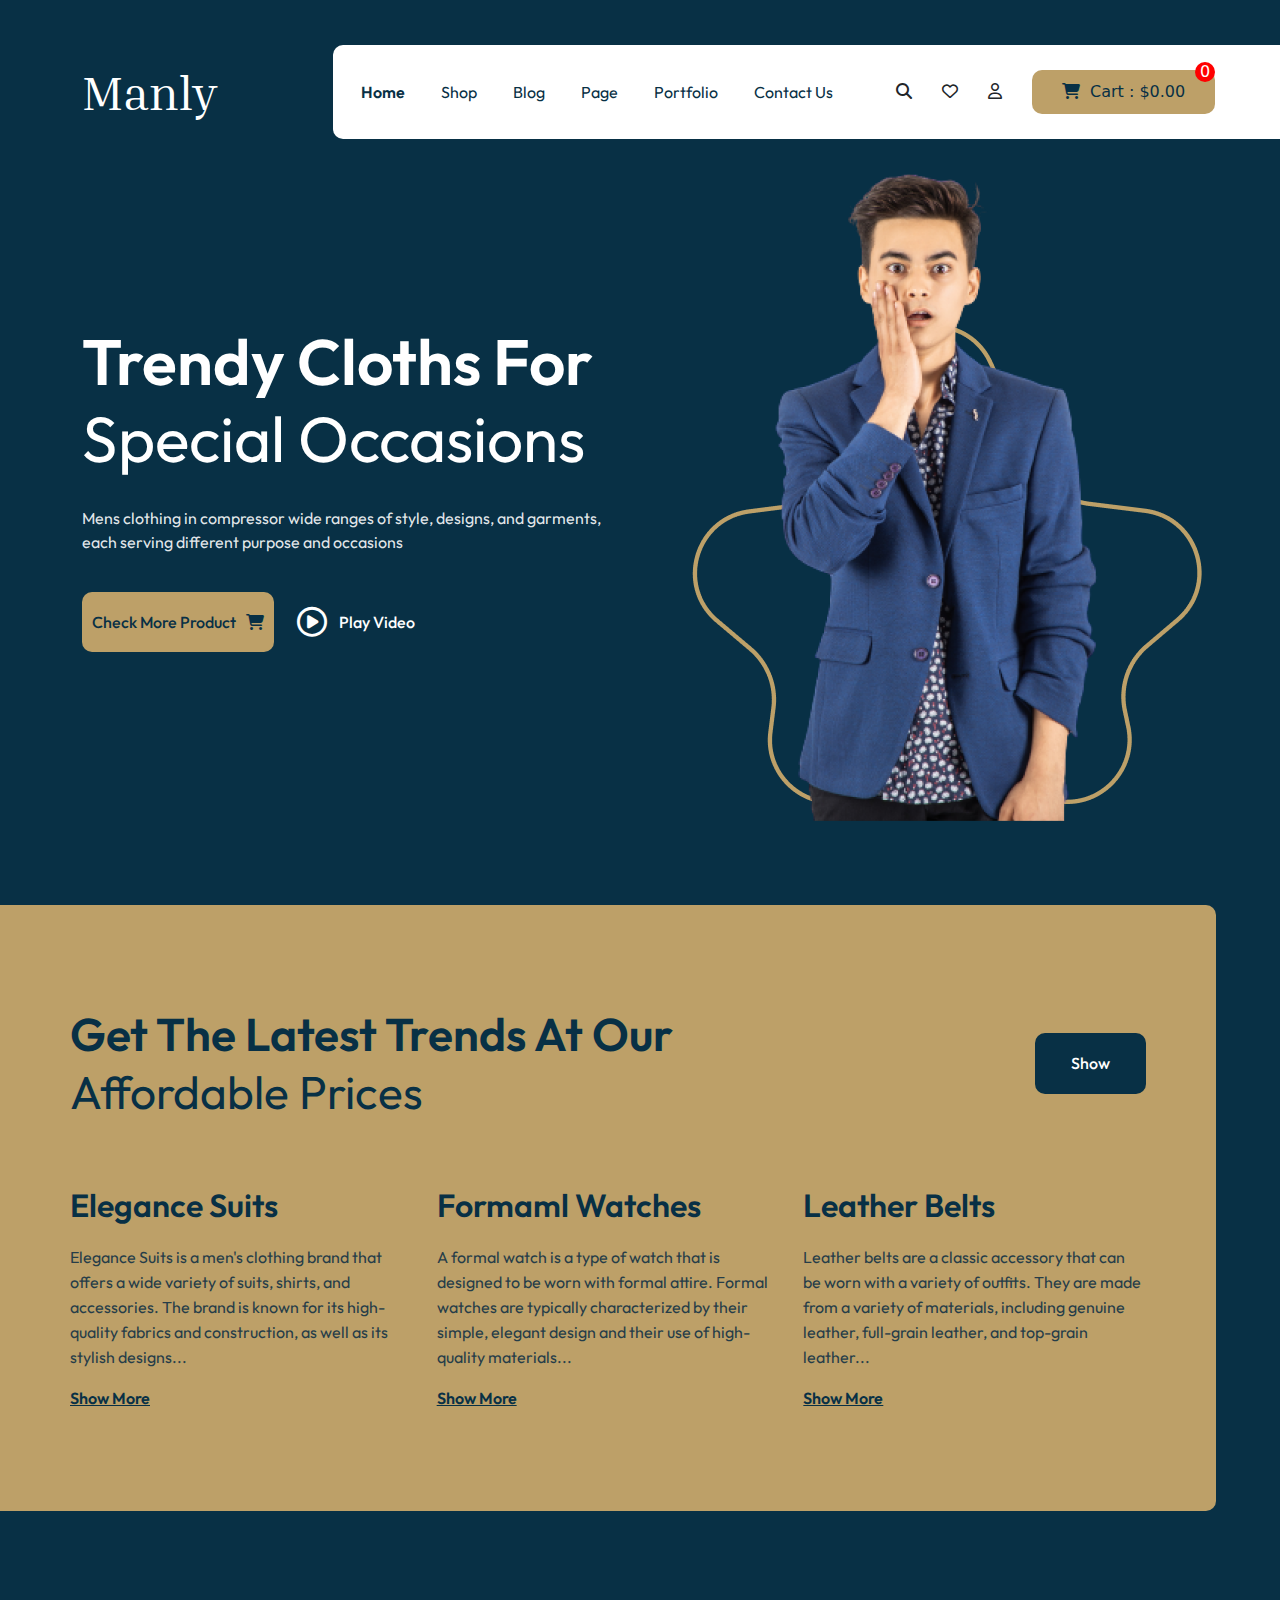
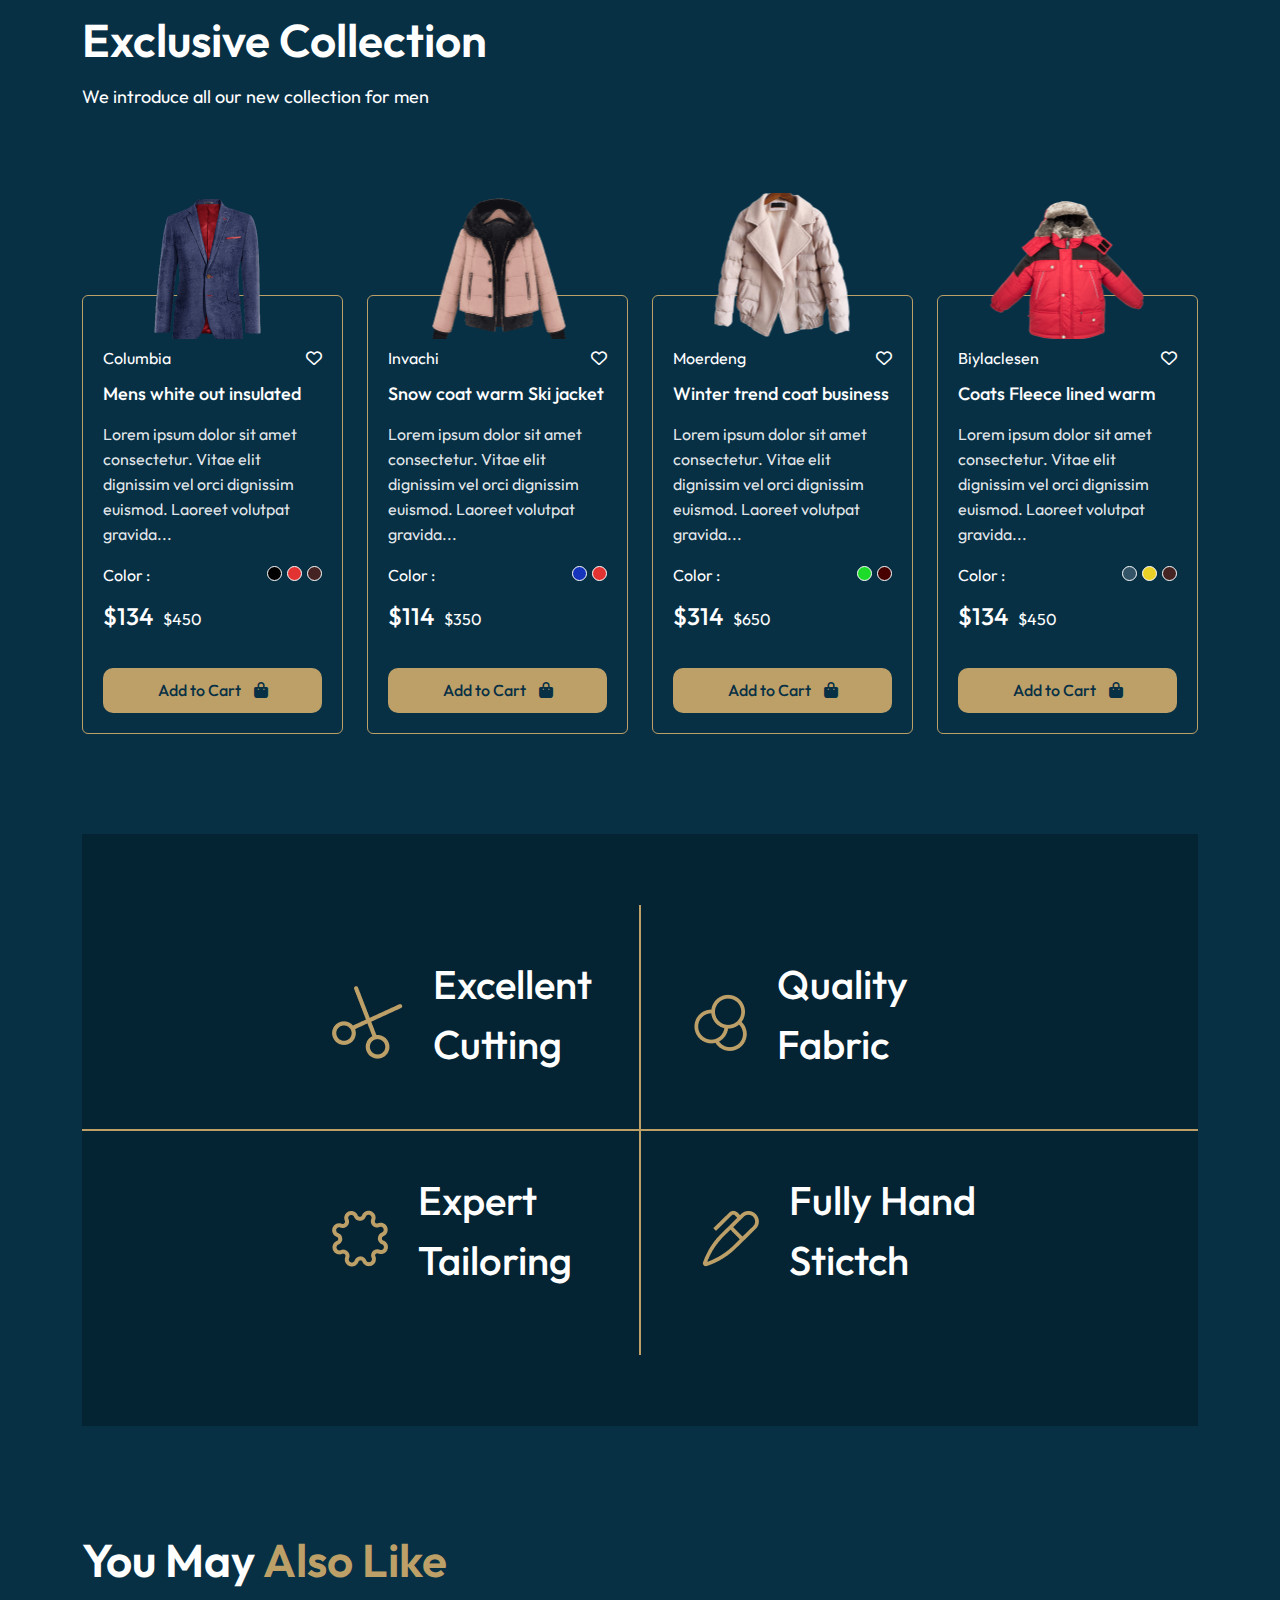
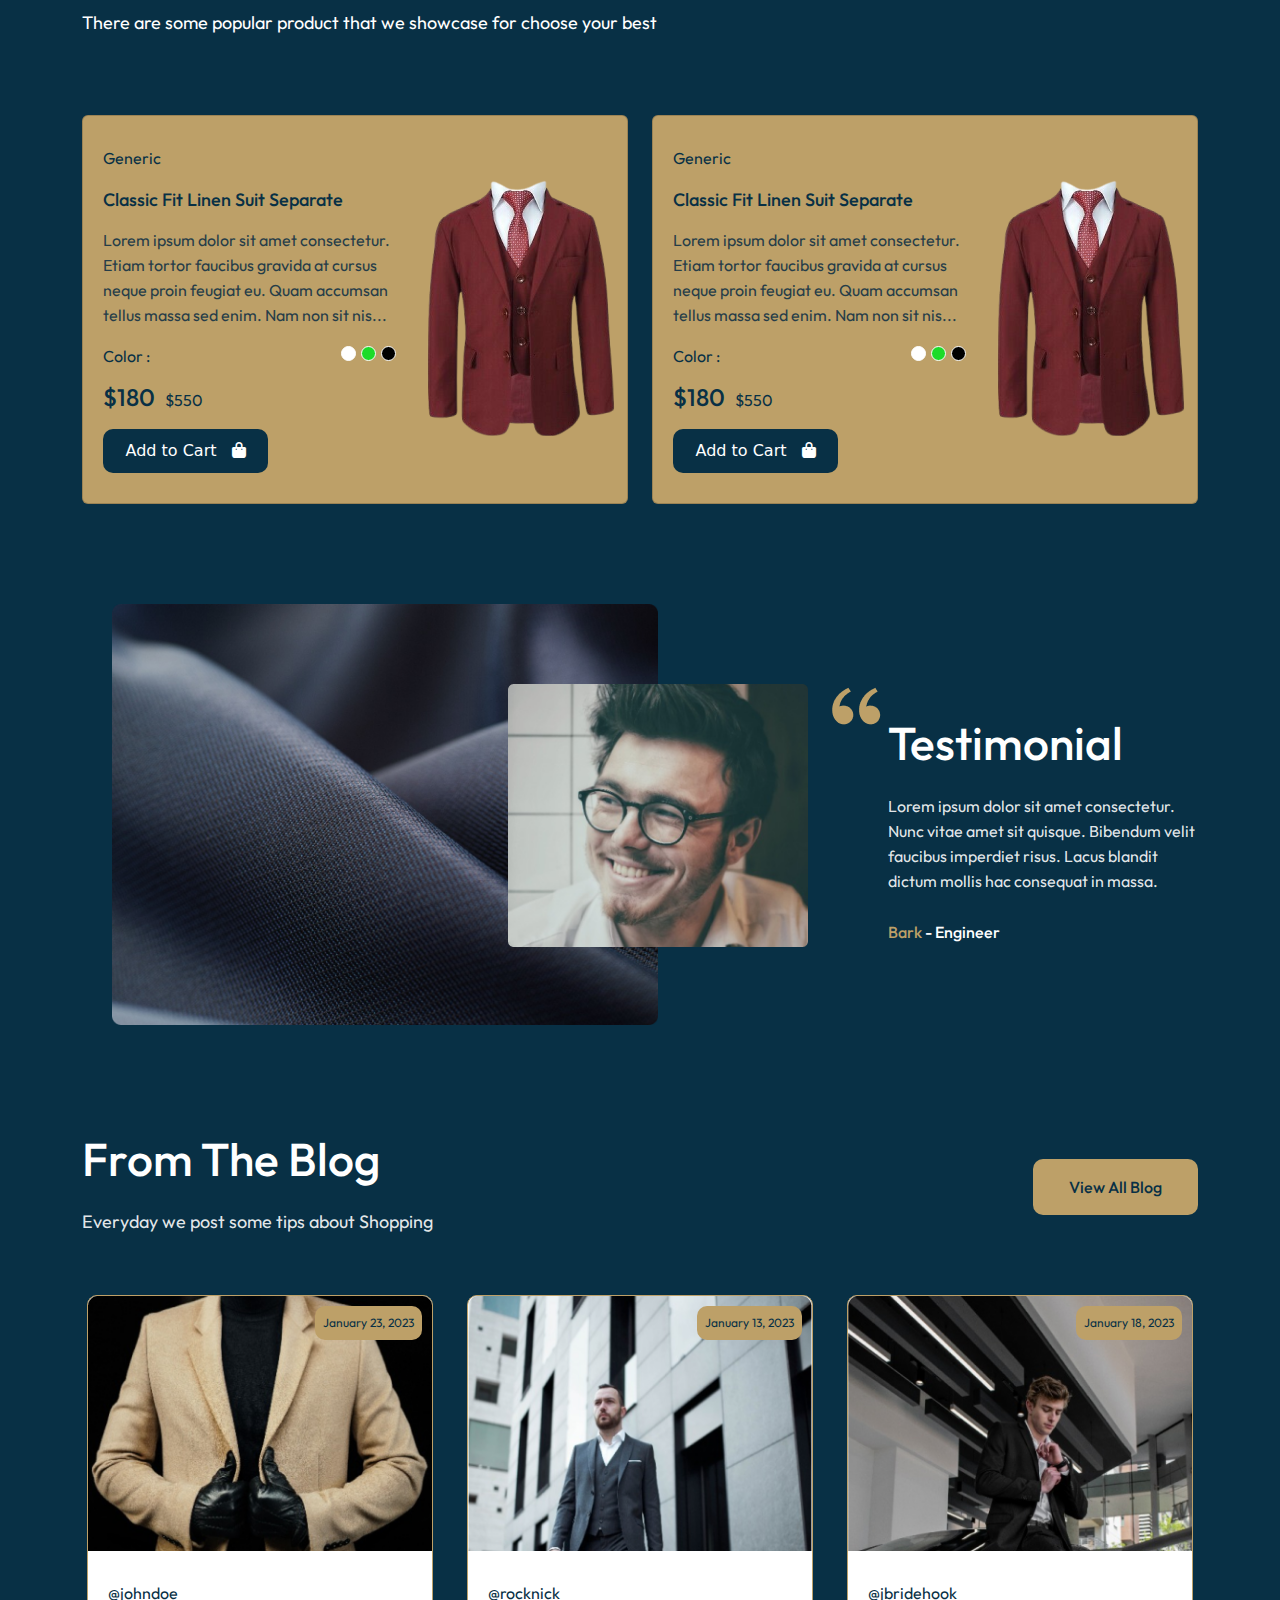
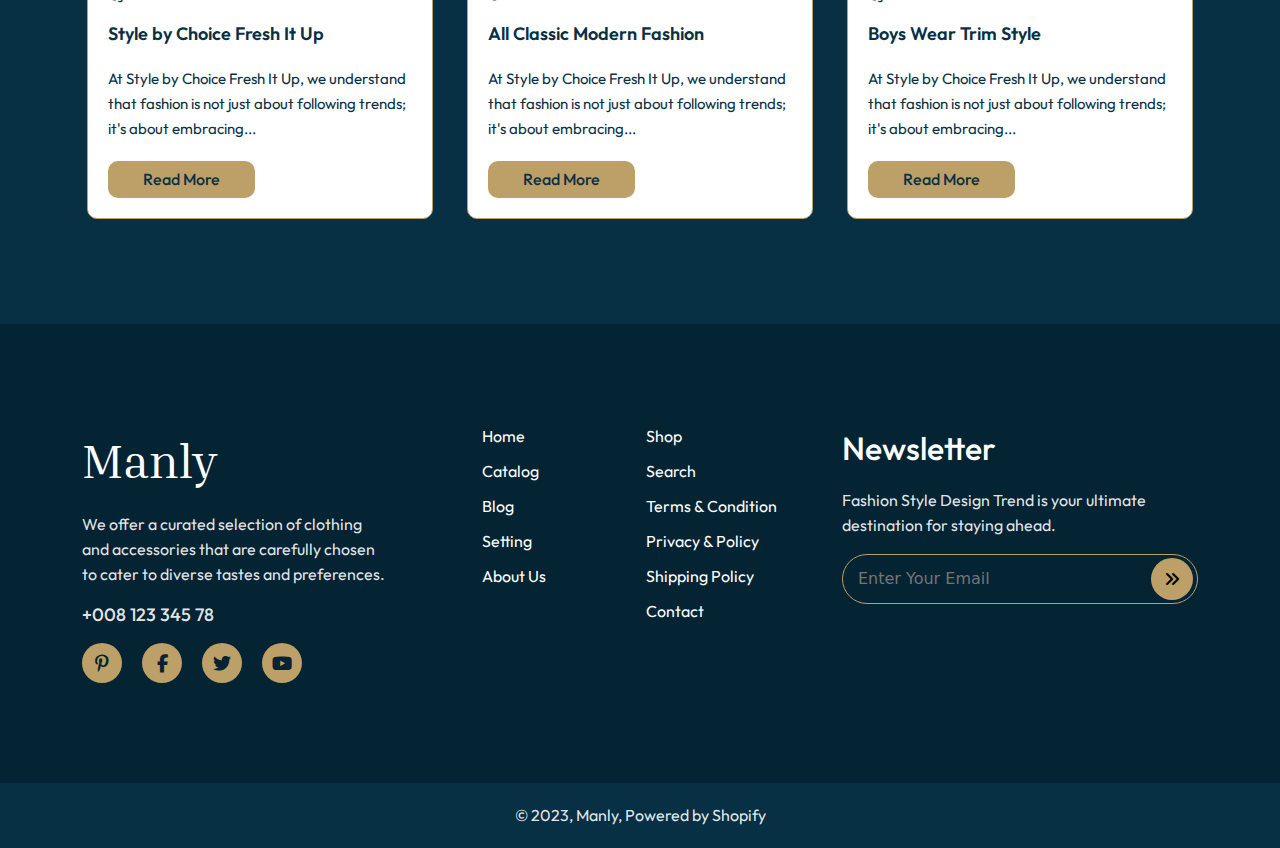
<file: index.html>
<!DOCTYPE html>
<html lang="en">
<head>
    <meta charset="UTF-8">
    <meta name="viewport" content="width=device-width, initial-scale=1.0">

    <link rel="stylesheet" href="https://cdnjs.cloudflare.com/ajax/libs/font-awesome/6.4.2/css/all.min.css"/>

    <link href="https://fonts.googleapis.com/css2?family=Inria+Serif:wght@300;400&family=Outfit&display=swap" rel="stylesheet">

    <link rel="stylesheet" href="https://cdn.jsdelivr.net/npm/bootstrap@5.3.2/dist/css/bootstrap.min.css">

    <link rel="stylesheet" href="css/style.css">
    <title>Manly</title>
</head>
<body>
    

    <!-- Menu-bar start -->

      <nav class="navbar navbar-expand-lg">
        <div class="container">
          <a class="navbar-brand" href="#">Manly</a>
          <button class="navbar-toggler" type="button" data-bs-toggle="collapse" data-bs-target="#navbarSupportedContent" aria-controls="navbarSupportedContent" aria-expanded="false" aria-label="Toggle navigation">
            <span class="navbar-toggler-icon"></span>
          </button>
          <div class="collapse navbar-collapse" id="navbarSupportedContent">
            <ul class="navbar-nav ">
              <li class="nav-item">
                <a class="nav-link active" aria-current="page" href="#">Home</a>
              </li>
              
              <li class="nav-item">
                <a class="nav-link" aria-current="page" href="shop.html">Shop</a>
              </li>

              <li class="nav-item">
                <a class="nav-link" aria-current="page" href="blog.html">Blog</a>
              </li>

              <li class="nav-item">
                <a class="nav-link" aria-current="page" href="about.html">Page</a>
              </li>

              <li class="nav-item">
                <a class="nav-link" aria-current="page" href="#">Portfolio</a>
              </li>

              <li class="nav-item">
                <a class="nav-link" aria-current="page" href="contact.html">Contact Us</a>
              </li>
              
            </ul>
           <div class="icon">
            <ul class="icons">
                <li><i class="fa-solid fa-magnifying-glass"></i></li>
                <li><i class="fa-regular fa-heart"></i></li>
                <li><i class="fa-regular fa-user"></i></li>
                <div class="cart">
                    <a href="cart.html"> <span><i class="fa-solid fa-cart-shopping"></i></span>Cart : $0.00</a>
                    <div class="circle">
                        <p>0</p>
                    </div>
                </div>
            </ul>


           </div>
          </div>
        </div>
      </nav>


    <!-- Menu-bar end -->


    <!-- banner section start -->


    <section id="banner">
        <div class="container">
            <div class="row">
                <div class="col-lg-6">
                    <div class="text">
                        <h5>Trendy cloths for <span>special occasions</span></h5>

                        <p>Mens clothing in compressor wide ranges of style, designs, and garments, each serving different purpose and occasions</p>

                        <div class="buttons">
                            <a href="#" class="cart">Check More Product<span><i class="fa-solid fa-cart-shopping"></i></span></a>
                            <a href="#" class="play"><span><i class="fa-regular fa-circle-play"></i></span>Play Video</a>
                        </div>
                    </div>
                </div>
            <div class="col-lg-6">
                <div class="img">
                   <div class="img1"> 
                    <img src="images/Star 1.png" alt="star_shape">
                    </div>
                    <div class="img2">
                        <img src="images/banner_img.png" alt="banner_img">
                    </div>
                </div>
            </div>
            </div>
        </div>
    </section>


    <!-- banner section end -->


    <!-- products section start -->


    <section id="products">
        <div class="container">
            <div class="product">
                <div class="text">
                    <p>Get the latest trends at our <span> affordable prices</span></p>
                    <div class="button">
                        <a href="#">Show</a>
                    </div>
            </div>
            <div class="row">
                <div class="col-lg-4">
                    <div class="item">
                        <p class="title">Elegance Suits</p>
                        <p class="desc">Elegance Suits is a men's clothing brand that offers a wide variety of suits, shirts, and accessories. The brand is known for its high-quality fabrics and construction, as well as its stylish designs...</p>
                        <a href="#">Show More</a>
                    </div>
                </div>

                <div class="col-lg-4">
                    <div class="item">
                        <p class="title">Formaml Watches</p>
                        <p class="desc">A formal watch is a type of watch that is designed to be worn with formal attire. Formal watches are typically characterized by their simple, elegant design and their use of high-quality materials...</p>
                        <a href="#">Show More</a>
                    </div>
                </div>

                <div class="col-lg-4">
                    <div class="item">
                        <p class="title">Leather Belts</p>
                        <p class="desc">Leather belts are a classic accessory that can be worn with a variety of outfits. They are made from a variety of materials, including genuine leather, full-grain leather, and top-grain leather...</p>
                        <a href="#">Show More</a>
                    </div>
                </div>

            </div>
            </div>
        </div>
    </section>

    <!-- products section end -->


    <!-- collections section start -->

    <section id="collections">
        <div class="container">
            <div class="collection">
                <div class="text">
                    <p class="title">Exclusive collection</p>
                    <p class="sub-title">We introduce all our new collection for men</p>
                </div>
                
                    <div class="row">
                        <div class="col-lg-3">
                            <div class="card">
                                <div class="img">
                                    <img src="images/collection1.png" alt="collection-img">
                                </div>
                                <div class="cart-text">
                                <div class="title">
                                    <p>Columbia</p>
                                   <span> <i class="fa-regular fa-heart"></i></span>
                                </div>
                                <p class="heading">Mens white out insulated</p>
                                <p class="desc">Lorem ipsum dolor sit amet consectetur. Vitae elit dignissim vel orci dignissim euismod. Laoreet volutpat gravida...</p>
                                <div class="colors">
                                    <p>Color :</p>
                                    <ul>
                                        <li class="black"></li>
                                        <li class="red"></li>
                                        <li class="maroon"></li>
                                    </ul>
                                </div>
                                <p class="price">$134 <span>$450</span></p>
                                <button>Add to Cart <span><i class="fa-solid fa-bag-shopping"></i></span></button>
                            </div>
                        </div>
                        </div>

                        <div class="col-lg-3">
                            <div class="card">
                                <div class="img">
                                    <img src="images/collection2.png" alt="collection-img">
                                </div>
                            <div class="cart-text">
                                <div class="title">
                                    <p>Invachi</p>
                                   <span> <i class="fa-regular fa-heart"></i></span>
                                </div>
                                <p class="heading">Snow coat warm Ski jacket</p>
                                <p class="desc">Lorem ipsum dolor sit amet consectetur. Vitae elit dignissim vel orci dignissim euismod. Laoreet volutpat gravida...</p>
                                <div class="colors">
                                    <p>Color :</p>
                                    <ul>
                                        <li class="blue"></li>
                                        <li class="red"></li>
                                    
                                    </ul>
                                </div>
                                <p class="price">$114 <span>$350</span></p>
                                <button>Add to Cart <span><i class="fa-solid fa-bag-shopping"></i></span></button>
                            </div>
                        </div>
                        </div>

                        <div class="col-lg-3">
                            <div class="card">
                                <div class="img">
                                    <img src="images/collection3.png" alt="collection-img">
                                </div>
                            <div class="cart-text">
                                <div class="title">
                                    <p>Moerdeng</p>
                                   <span> <i class="fa-regular fa-heart"></i></span>
                                </div>
                                <p class="heading">Winter trend coat business</p>
                                <p class="desc">Lorem ipsum dolor sit amet consectetur. Vitae elit dignissim vel orci dignissim euismod. Laoreet volutpat gravida...</p>
                                <div class="colors">
                                    <p>Color :</p>
                                    <ul>
                                        <li class="green"></li>
                                        <li class="dark-maroon"></li>
                                    </ul>
                                </div>
                                <p class="price">$314 <span>$650</span></p>
                                <button>Add to Cart <span><i class="fa-solid fa-bag-shopping"></i></span></button>
                            </div>
                        </div>
                        </div>

                        <div class="col-lg-3">
                            <div class="card">
                                <div class="img">
                                    <img src="images/collection4.png" alt="collection-img">
                                </div>
                            <div class="cart-text">
                                <div class="title">
                                    <p>Biylaclesen</p>
                                   <span> <i class="fa-regular fa-heart"></i></span>
                                </div>
                                <p class="heading">Coats Fleece lined warm</p>
                                <p class="desc">Lorem ipsum dolor sit amet consectetur. Vitae elit dignissim vel orci dignissim euismod. Laoreet volutpat gravida...</p>
                                <div class="colors">
                                    <p>Color :</p>
                                    <ul>
                                        <li class="gray"></li>
                                        <li class="yellow"></li>
                                        <li class="maroon"></li>
                                    </ul>
                                </div>
                                <p class="price">$134 <span>$450</span></p>
                                <button>Add to Cart <span><i class="fa-solid fa-bag-shopping"></i></span></button>
                            </div>
                        </div>
                        </div>
                    </div>
                </div>
            </div>
        </div>
    </section>

    <!-- collections section end -->

    <!-- process section start --> 
    
    <section id="process">
        <div class="container">
            <div class="row">
                <div class="col-lg-12">
                    <div class="items">
                        <div class="item">
                            <div class="cutting">
                                <img src="images/cutting (1).png" alt="cutting-img">
                                <p class="title">Excellent Cutting</p>
                            </div>
                            <div class="quality">
                                <img src="images/quality.png" alt="quality-img">
                                <p class="title">Quality Fabric</p>
                            </div>
                        </div>
                        <div class="item">
                            <div class="tailoring">
                                <img src="images/export.png" alt="tailoring-img">
                                <p class="title">Expert Tailoring</p>
                            </div>
                            <div class="stictch">
                                <img src="images/stictch.png" alt="stictch-img">
                                <p class="title">Fully Hand Stictch</p>
                            </div>
                        </div>
                    </div>
                </div>
            </div>
        </div>
    </section>
    
    <!-- process section end -->    

    <!-- popular products part start -->


    <section id="popular-products">
        <div class="container">
            <div class="title">
                <p class="heading">You May <span> Also Like</span></p>
                <p class="sub-heading">There are some popular product that we showcase for choose your best</p>
            </div>
            <div class="row cards">
                <div class="col-lg-6 card-item">
                    <div class="card">
                        <div class="row">
                            <div class=" col-md-4 text">
                                <p class="sub-title">Generic</p>
                                <p class="title">Classic Fit Linen Suit Separate</p>
                                <p class="desc">Lorem ipsum dolor sit amet consectetur. Etiam tortor faucibus gravida at cursus neque proin feugiat eu. Quam accumsan tellus massa sed enim. Nam non sit nis...</p>
                                <div class="colors">
                                    <p>Color :</p>
                                    <ul>
                                        <li class="white"></li>
                                        <li class="green"></li>
                                        <li class="black"></li>
                                    </ul>
                                </div>
                                <p class="price">$180 <span>$550</span></p>
                                <button>Add to Cart <span><i class="fa-solid fa-bag-shopping"></i></span></button>
                            </div>
                            <div class="col-md-4 img">
                                <img src="images/popular-img1.png" alt="">
                            </div>
                        </div>
                    </div>
                </div>
                <div class="col-lg-6 card-item">
                    <div class="card">
                        <div class="row">
                            <div class=" col-md-4 text">
                                <p class="sub-title">Generic</p>
                                <p class="title">Classic Fit Linen Suit Separate</p>
                                <p class="desc">Lorem ipsum dolor sit amet consectetur. Etiam tortor faucibus gravida at cursus neque proin feugiat eu. Quam accumsan tellus massa sed enim. Nam non sit nis...</p>
                                <div class="colors">
                                    <p>Color :</p>
                                    <ul>
                                        <li class="white"></li>
                                        <li class="green"></li>
                                        <li class="black"></li>
                                    </ul>
                                </div>
                                <p class="price">$180 <span>$550</span></p>
                                <button>Add to Cart <span><i class="fa-solid fa-bag-shopping"></i></span></button>
                            </div>
                            <div class="col-md-4 img">
                                <img src="images/popular-img1.png" alt="">
                            </div>
                        </div>
                    </div>
                </div>
            </div>
        </div>
    </section>


    <!-- popular products part end -->


    <!-- testimonial part start -->

    <section id="testimonial">
        <div class="container">
            <div class="row">
                <div class="col-lg-6">
                    <div class="images">
                        <div class="img">
                            <img src="images/testimonial1.png" alt="testimonial-img">
                        </div>
                        <div class="img2">
                            <img src="images/testimonial2.png" alt="testimonial-img">
                        </div>
                    </div>
                </div>
                <div class="col-lg-6">
                    <div class="text">
                        <img src="images/Vector.png" alt="Vector">
                        <p class="title">Testimonial</p>
                        <p class="desc">Lorem ipsum dolor sit amet consectetur. Nunc vitae amet sit quisque. Bibendum velit faucibus imperdiet risus. Lacus blandit dictum mollis hac consequat in massa.</p>
                        <p class="name">Bark <span>- Engineer</span></p>
                    </div>
                </div>
            </div>
        </div>
    </section>

    <!-- testimonial part end -->

    <!-- blog section start -->
    

    <section id="blog">
        <div class="container">
            <div class="heading">
                <div class="text">
                    <p class="title">From The Blog</p>
                    <p class="sub-title">Everyday we post some tips about Shopping</p>
                </div>
                <div class="button">
                    <a href="#">View All Blog</a>
                </div>
            </div>
            <div class="row">
                <div class="col-md-4">
                    <div class="card">
                        <div class="img">
                            <p class="btn">January 23, 2023</p>
                            <img src="images/blog-img1.png" alt="blog-img1.png">
                        </div>
                        <div class="text">
                            <p class="sub-title">@johndoe</p>
                            <p class="title">Style by Choice Fresh It Up</p>
                            <p class="desc">At Style by Choice Fresh It Up, we understand that fashion is not just about following trends; it's about embracing...</p>
                            <button>
                                <a href="#">Read More</a>
                            </button>
                        </div>
                    </div>
                </div>
                
                <div class="col-md-4">
                    <div class="card">
                        <div class="img">
                            <p class="btn">January 13, 2023</p>
                            <img src="images/blog-img2.png" alt="blog-img1.png">
                        </div>
                        <div class="text">
                            <p class="sub-title">@rocknick</p>
                            <p class="title">All Classic Modern Fashion</p>
                            <p class="desc">At Style by Choice Fresh It Up, we understand that fashion is not just about following trends; it's about embracing...</p>
                            <button>
                                <a href="#">Read More</a>
                            </button>
                        </div>
                    </div>
                </div>

                <div class="col-md-4">
                    <div class="card">
                        <div class="img">
                            <p class="btn">January 18, 2023</p>
                            <img src="images/blog-img3.png" alt="blog-img1.png">
                        </div>
                        <div class="text">
                            <p class="sub-title">@jbridehook</p>
                            <p class="title">Boys Wear Trim Style</p>
                            <p class="desc">At Style by Choice Fresh It Up, we understand that fashion is not just about following trends; it's about embracing...</p>
                            <button>
                                <a href="#">Read More</a>
                            </button>
                        </div>
                    </div>
                </div>
            </div>
        </div>
    </section>


    <!-- blog section end -->


    


    <!-- common section -->


    <!-- contact section start -->

    <section id="contact">
        <div class="container">
            <div class="row">
                <div class="col-lg-4">
                    <div class="left">
                        <p class="logo">Manly</p>
                        <p class="desc">We offer a curated selection of clothing and accessories that are carefully chosen to cater to diverse tastes and preferences.</p>
                        <p class="number">+008 123 345 78</p>
                        <div class="social">
                            <ul>
                                <li><a href="#"><i class="fa-brands fa-pinterest-p"></i></a></li>
                                <li><a href="#"><i class="fa-brands fa-facebook-f"></i></a></li>
                                <li><a href="#"><i class="fa-brands fa-twitter"></i></a></li>
                                <li><a href="#"><i class="fa-brands fa-youtube"></i></a></li>
                            </ul>
                        </div>
                    </div>
                </div>
                <div class="col-lg-4">
                    <div class="middle">
                        <ul>
                            <li><a href="#">Home</a></li>
                            <li><a href="#">Catalog</a></li>
                            <li><a href="#">Blog</a></li>
                            <li><a href="#">Setting</a></li>
                            <li><a href="#">About Us</a></li>
                        </ul>
                        <ul>
                            <li><a href="#">Shop</a></li>
                            <li><a href="#">Search</a></li>
                            <li><a href="#">Terms & Condition</a></li>
                            <li><a href="#">Privacy & Policy</a></li>
                            <li><a href="#">Shipping Policy</a></li>
                            <li><a href="#">Contact</a></li>
                        </ul>
                    </div>
                </div>
                <div class="col-lg-4">
                    <div class="right">
                        <p class="newsletter">Newsletter</p>
                        <p class="desc">Fashion Style Design Trend is your ultimate destination for staying ahead.</p>
                        <div class="input-field">
                            <input type="text" placeholder="Enter Your Email">
                            <button type="submit"><i class="fa-solid fa-angles-right"></i></button>
                        </div>
                    </div>
                </div>
            </div>
        </div>
    </section>


    <!-- contact section end -->


    <!-- footer section start -->

    <section id="footer">
        <div class="container">
            <div class="col-lg-12">
                <div class="footer-text">
                    <p class="text">© 2023, Manly, Powered by Shopify</p>
                </div>
            </div>
        </div>
    </section>

    <!-- footer section end -->










    <script src="https://cdn.jsdelivr.net/npm/bootstrap@5.3.2/dist/js/bootstrap.bundle.min.js"></script>
    <script src="js/script.js"></script>

</body>
</html>
</file>
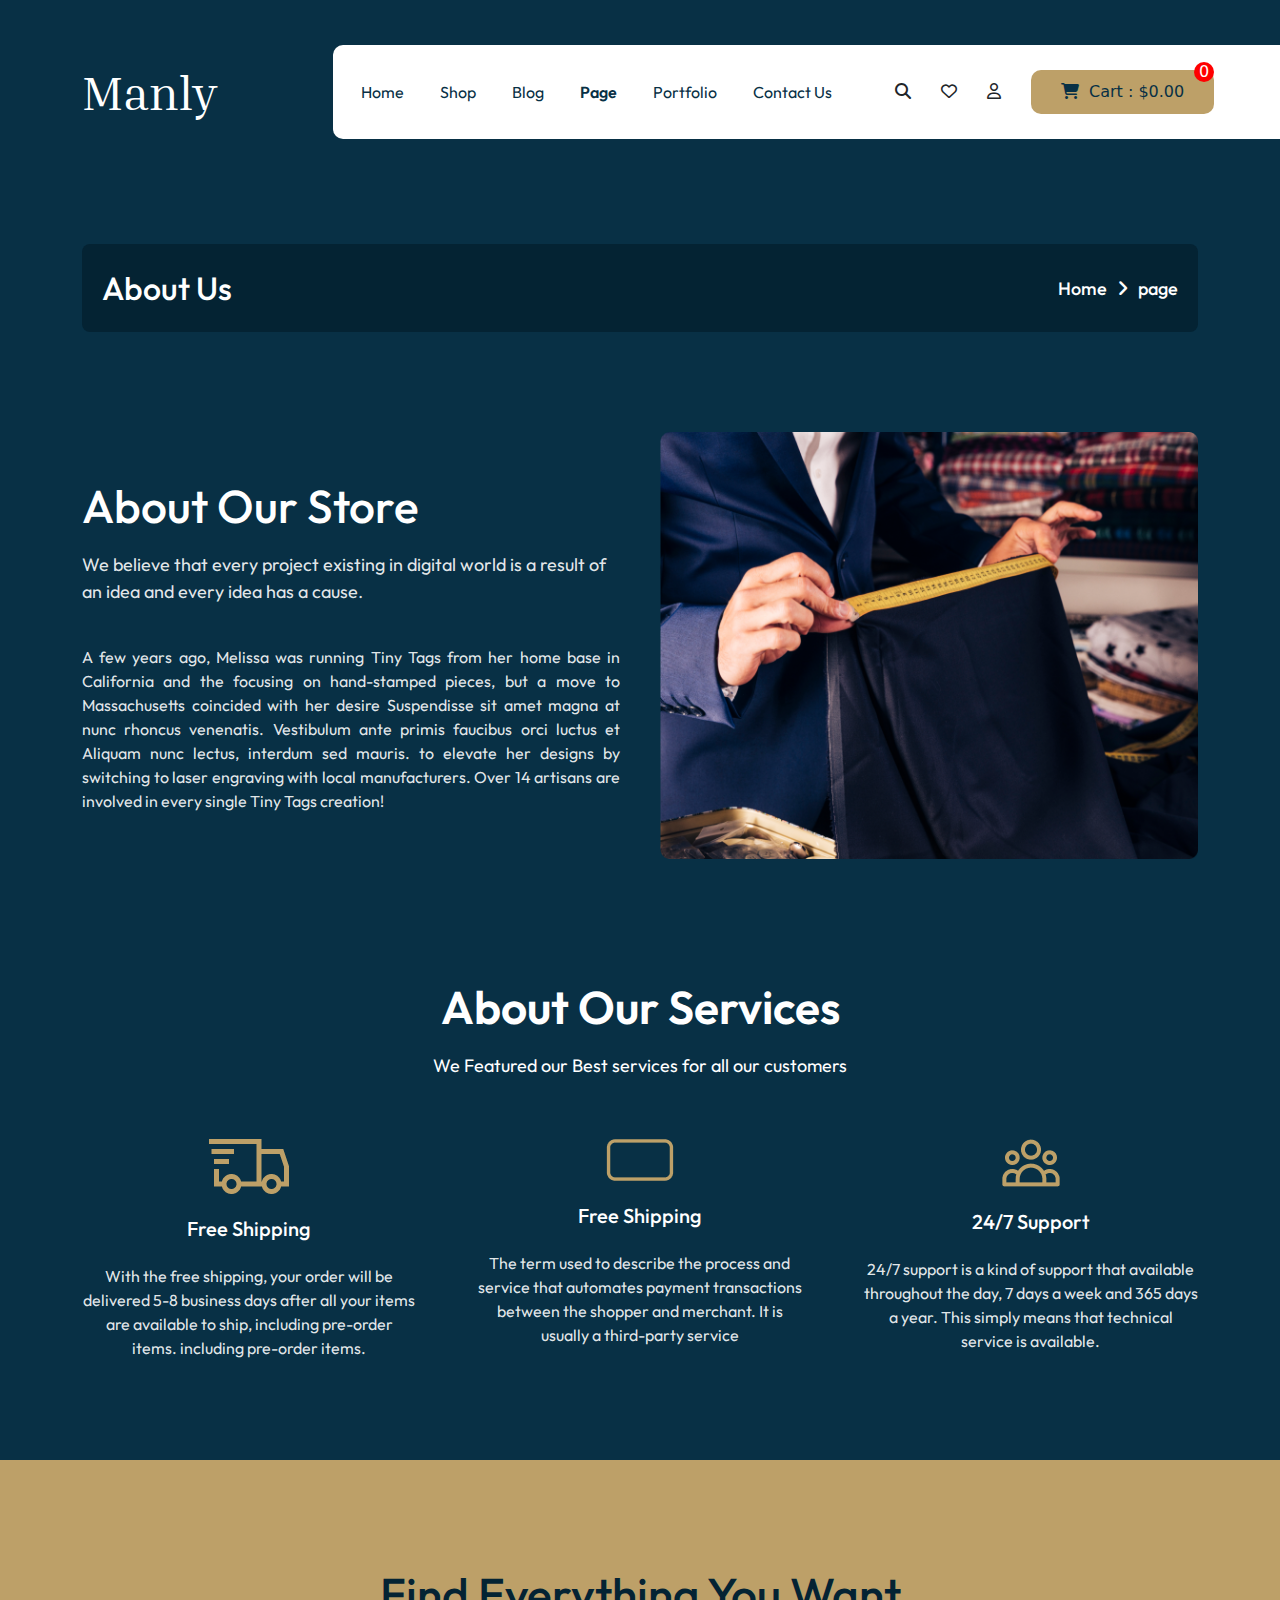
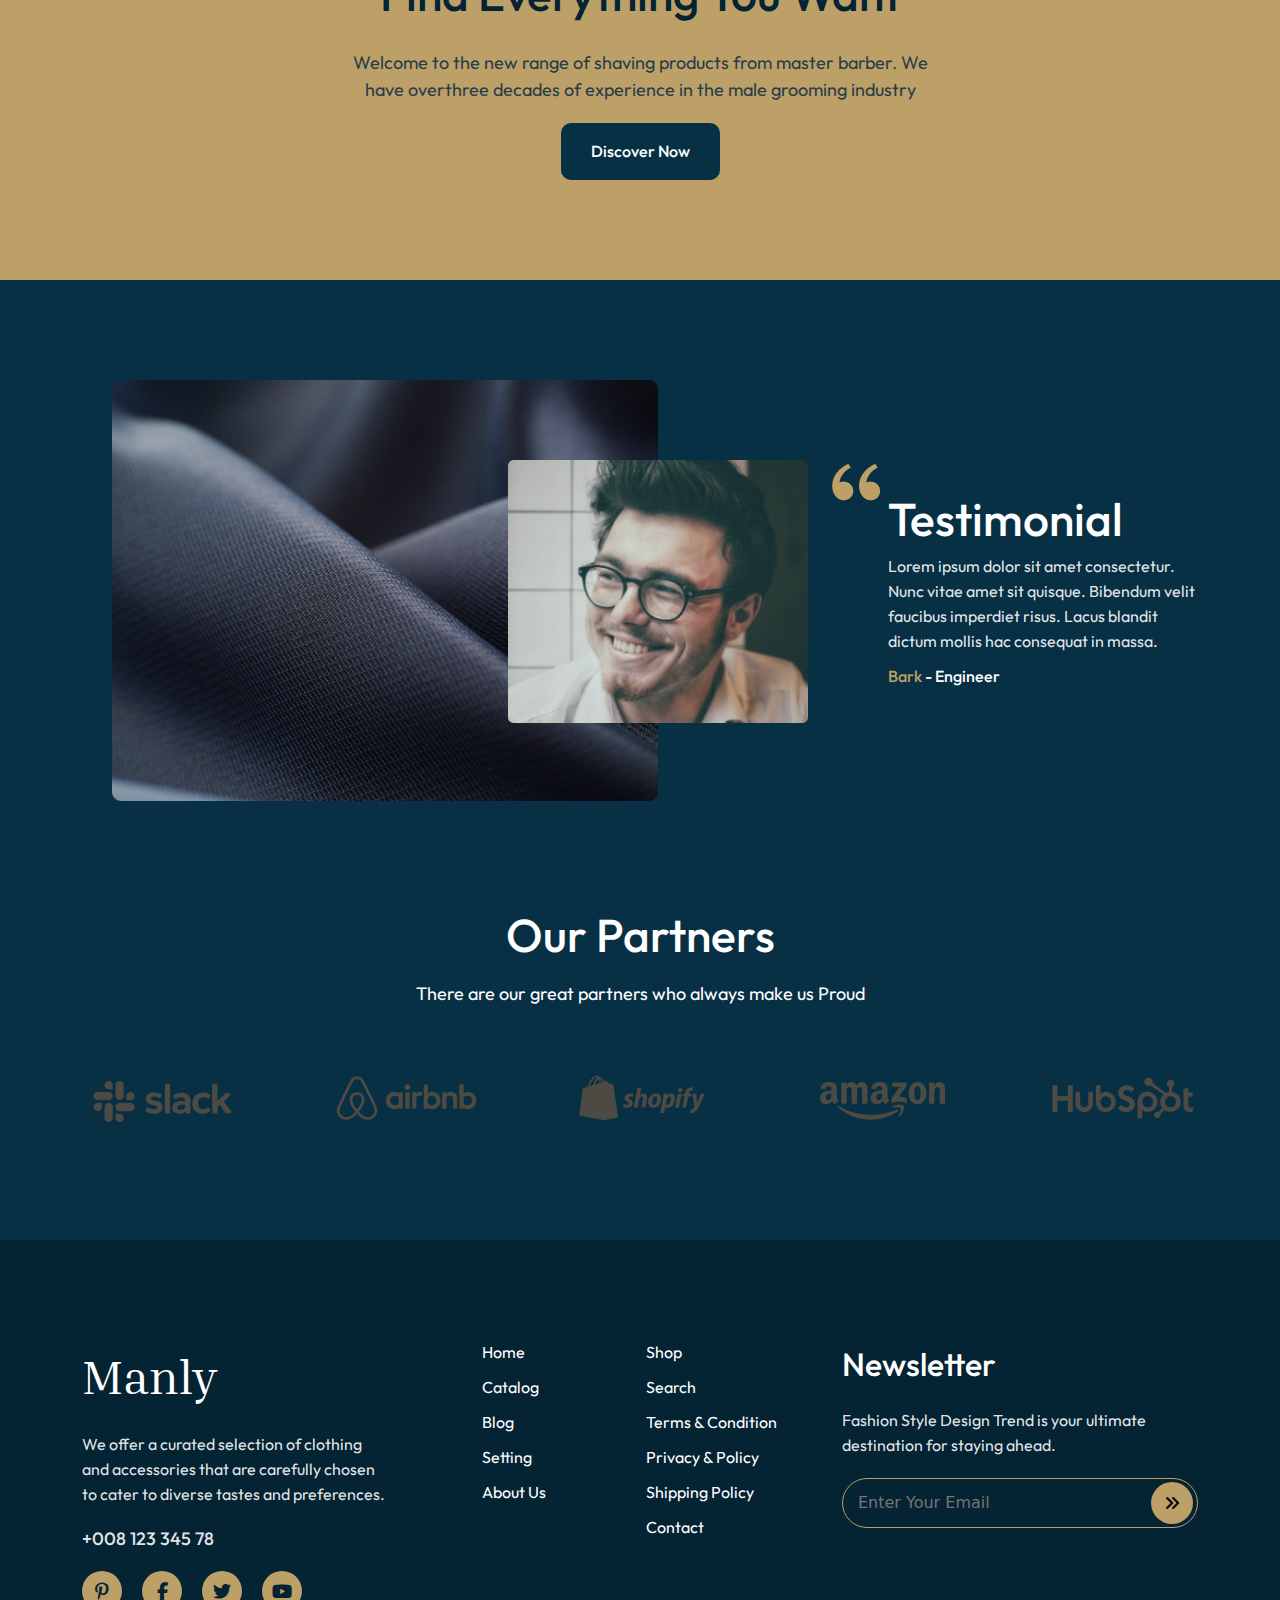
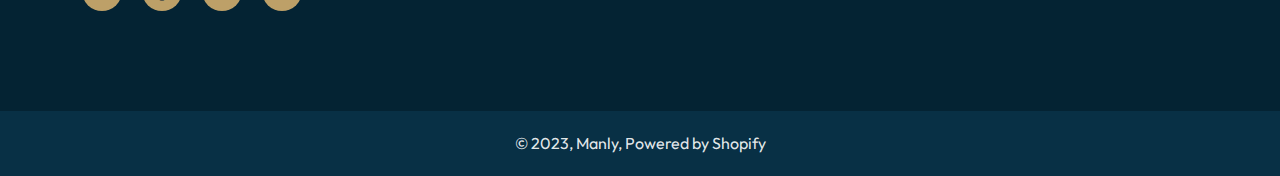
<file: about.html>
<!DOCTYPE html>
<html lang="en">

<head>
    <meta charset="UTF-8">
    <meta name="viewport" content="width=device-width, initial-scale=1.0">

    <link rel="stylesheet" href="https://cdnjs.cloudflare.com/ajax/libs/font-awesome/6.4.2/css/all.min.css" />

    <link href="https://fonts.googleapis.com/css2?family=Inria+Serif:wght@300;400&family=Outfit&display=swap"
        rel="stylesheet">

    <link rel="stylesheet" href="https://cdn.jsdelivr.net/npm/bootstrap@5.3.2/dist/css/bootstrap.min.css">

    <link rel="stylesheet" href="css/about.module.css">
    <title>About</title>
</head>

<body>

    <nav class="navbar navbar-expand-lg">
        <div class="container">
            <a class="navbar-brand" href="index.html">Manly</a>
            <button class="navbar-toggler" type="button" data-bs-toggle="collapse"
                data-bs-target="#navbarSupportedContent" aria-controls="navbarSupportedContent" aria-expanded="false"
                aria-label="Toggle navigation">
                <span class="navbar-toggler-icon"></span>
            </button>
            <div class="collapse navbar-collapse" id="navbarSupportedContent">
                <ul class="navbar-nav ">
                    <li class="nav-item">
                        <a class="nav-link" aria-current="page" href="index.html">Home</a>
                    </li>

                    <li class="nav-item">
                        <a class="nav-link" aria-current="page" href="shop.html">Shop</a>
                    </li>

                    <li class="nav-item">
                        <a class="nav-link" aria-current="page" href="blog.html">Blog</a>
                    </li>

                    <li class="nav-item">
                        <a class="nav-link active" aria-current="page" href="about.html">Page</a>
                    </li>

                    <li class="nav-item">
                        <a class="nav-link" aria-current="page" href="#">Portfolio</a>
                    </li>

                    <li class="nav-item">
                        <a class="nav-link" aria-current="page" href="contact.html">Contact Us</a>
                    </li>

                </ul>
                <div class="icon">
                    <ul class="icons">
                        <li><i class="fa-solid fa-magnifying-glass"></i></li>
                        <li><i class="fa-regular fa-heart"></i></li>
                        <li><i class="fa-regular fa-user"></i></li>
                        <div class="cart">
                            <a href="cart.html"> <span><i class="fa-solid fa-cart-shopping"></i></span>Cart : $0.00</a>
                            <div class="circle">
                                <p>0</p>
                            </div>
                        </div>
                    </ul>

                </div>
            </div>
        </div>
    </nav>


    <!-- Menu-bar end -->

    <!-- top-part section start -->

    <section id="top-part">
        <div class="container">
            <div class="row">
                <div class="col-lg-12">
                    <div class="menubar">
                        <div class="left">
                            <p class="shop">About Us</p>
                        </div>
                        <div class="menu">
                            <ul>
                                <li><a href="#">Home</a></li>
                                <li>
                                    <p><i class="fa-solid fa-angle-right"></i></p>
                                </li>
                                <li><a href="#">page</a></li>
                            </ul>
                        </div>
                    </div>
                </div>
            </div>
        </div>
    </section>

    <!-- top-part section end -->



    <!-- about-part section start -->


    <section id="about-store">
        <div class="container">
            <div class="row">
                <div class="col">
                    <div class="store">
                        <div class="text">
                            <p class="title">About Our Store</p>
                            <p class="desc">We believe that every project existing in digital world is a result of an
                                idea and every idea has a cause.</p>
                            <p class="desc-two">A few years ago, Melissa was running Tiny Tags from her home base in
                                California and the focusing on hand-stamped pieces, but a move to Massachusetts
                                coincided with her desire Suspendisse sit amet magna at nunc rhoncus venenatis.
                                Vestibulum ante primis faucibus orci luctus et Aliquam nunc lectus, interdum sed mauris.
                                to elevate her designs by switching to laser engraving with local manufacturers. Over 14
                                artisans are involved in every single Tiny Tags creation!</p>
                        </div>
                        <div class="img">
                            <img src="images/store-img.png" alt="store-img">
                        </div>
                    </div>
                </div>
            </div>
        </div>
    </section>



    <section id="service-part">
        <div class="container">
            <div class="row">
                <div class="col">
                    <div class="service">
                        <p class="title">About our Services</p>
                        <p class="sub-title">We Featured our Best services for all our customers</p>
                        <div class="service-type">
                            <div class="free-shipping">
                                <img src="images/service-icon1.png" alt="service-icon">
                                <p class="title">Free Shipping</p>
                                <p class="desc">With the free shipping, your order will be delivered 5-8 business days
                                    after all your items are available to ship, including pre-order items. including
                                    pre-order items.</p>
                            </div>

                            <div class="free-shipping">
                                <img src="images/service-icon2.png" alt="service-icon">
                                <p class="title">Free Shipping</p>
                                <p class="desc">The term used to describe the process and service that automates payment
                                    transactions between the shopper and merchant. It is usually a third-party service
                                </p>
                            </div>

                            <div class="free-shipping">
                                <img src="images/service-icon3.png" alt="service-icon">
                                <p class="title">24/7 Support</p>
                                <p class="desc">24/7 support is a kind of support that available throughout the day, 7
                                    days a week and 365 days a year. This simply means that technical service is
                                    available.</p>
                            </div>
                        </div>

                    </div>
                </div>
            </div>
        </div>
    </section>



    <section id="discover-part">
        <div class="container">
            <div class="row">
                <div class="col">
                    <div class="discover">
                        <p class="title">Find Everything You Want</p>
                        <p class="desc">Welcome to the new range of shaving products from master barber. We have
                            overthree decades of experience in the male grooming industry</p>
                        <button><a href="#">Discover Now</a></button>
                    </div>
                </div>
            </div>
        </div>
    </section>


    <!-- testimonial part start -->

    <section id="testimonial">
        <div class="container">
            <div class="row">
                <div class="col-lg-6">
                    <div class="images">
                        <div class="img">
                            <img src="images/testimonial1.png" alt="testimonial-img">
                        </div>
                        <div class="img2">
                            <img src="images/testimonial2.png" alt="testimonial-img">
                        </div>
                    </div>
                </div>
                <div class="col-lg-6">
                    <div class="text">
                        <img src="images/Vector.png" alt="Vector">
                        <p class="title">Testimonial</p>
                        <p class="desc">Lorem ipsum dolor sit amet consectetur. Nunc vitae amet sit quisque. Bibendum
                            velit faucibus imperdiet risus. Lacus blandit dictum mollis hac consequat in massa.</p>
                        <p class="name">Bark <span>- Engineer</span></p>
                    </div>
                </div>
            </div>
        </div>
    </section>

    <!-- testimonial part end -->




    <!-- partner part start -->

    <section id="partner-part">
        <div class="container">
            <div class="row">
                <div class="col">
                    <div class="partner">
                        <p class="title">Our Partners</p>
                        <p class="sub-title">There are our great partners who always make us Proud</p>
                        <div class="partners">
                            <div class="img">
                                <img src="images/partner-img1.png" alt="partner-img">
                            </div>
                            <div class="img">
                                <img src="images/partner-img2.png" alt="partner-img">
                            </div>
                            <div class="img">
                                <img src="images/partner-img3.png" alt="partner-img">
                            </div>
                            <div class="img">
                                <img src="images/partner-img4.png" alt="partner-img">
                            </div>
                            <div class="img">
                                <img src="images/partner-img5.png" alt="partner-img">
                            </div>
                        </div>
                    </div>
                </div>
            </div>
        </div>
    </section>


    <!-- partner part end -->







    <!-- about-part section end -->





    <!-- common section -->


    <!-- contact section start -->

    <section id="contact">
        <div class="container">
            <div class="row">
                <div class="col-lg-4">
                    <div class="left">
                        <p class="logo">Manly</p>
                        <p class="desc">We offer a curated selection of clothing and accessories that are carefully
                            chosen to cater to diverse tastes and preferences.</p>
                        <p class="number">+008 123 345 78</p>
                        <div class="social">
                            <ul>
                                <li><a href="#"><i class="fa-brands fa-pinterest-p"></i></a></li>
                                <li><a href="#"><i class="fa-brands fa-facebook-f"></i></a></li>
                                <li><a href="#"><i class="fa-brands fa-twitter"></i></a></li>
                                <li><a href="#"><i class="fa-brands fa-youtube"></i></a></li>
                            </ul>
                        </div>
                    </div>
                </div>
                <div class="col-lg-4">
                    <div class="middle">
                        <ul>
                            <li><a href="#">Home</a></li>
                            <li><a href="#">Catalog</a></li>
                            <li><a href="#">Blog</a></li>
                            <li><a href="#">Setting</a></li>
                            <li><a href="#">About Us</a></li>
                        </ul>
                        <ul>
                            <li><a href="#">Shop</a></li>
                            <li><a href="#">Search</a></li>
                            <li><a href="#">Terms & Condition</a></li>
                            <li><a href="#">Privacy & Policy</a></li>
                            <li><a href="#">Shipping Policy</a></li>
                            <li><a href="#">Contact</a></li>
                        </ul>
                    </div>
                </div>
                <div class="col-lg-4">
                    <div class="right">
                        <p class="newsletter">Newsletter</p>
                        <p class="desc">Fashion Style Design Trend is your ultimate destination for staying ahead.</p>
                        <div class="input-field">
                            <input type="text" placeholder="Enter Your Email">
                            <button type="submit"><i class="fa-solid fa-angles-right"></i></button>
                        </div>
                    </div>
                </div>
            </div>
        </div>
    </section>


    <!-- contact section end -->


    <!-- footer section start -->

    <section id="footer">
        <div class="container">
            <div class="col-lg-12">
                <div class="footer-text">
                    <p class="text">© 2023, Manly, Powered by Shopify</p>
                </div>
            </div>
        </div>
    </section>

    <!-- footer section end -->


    <script src="https://cdn.jsdelivr.net/npm/bootstrap@5.3.2/dist/js/bootstrap.bundle.min.js"></script>
    <script src="js/script.js"></script>

</body>

</html>
</file>
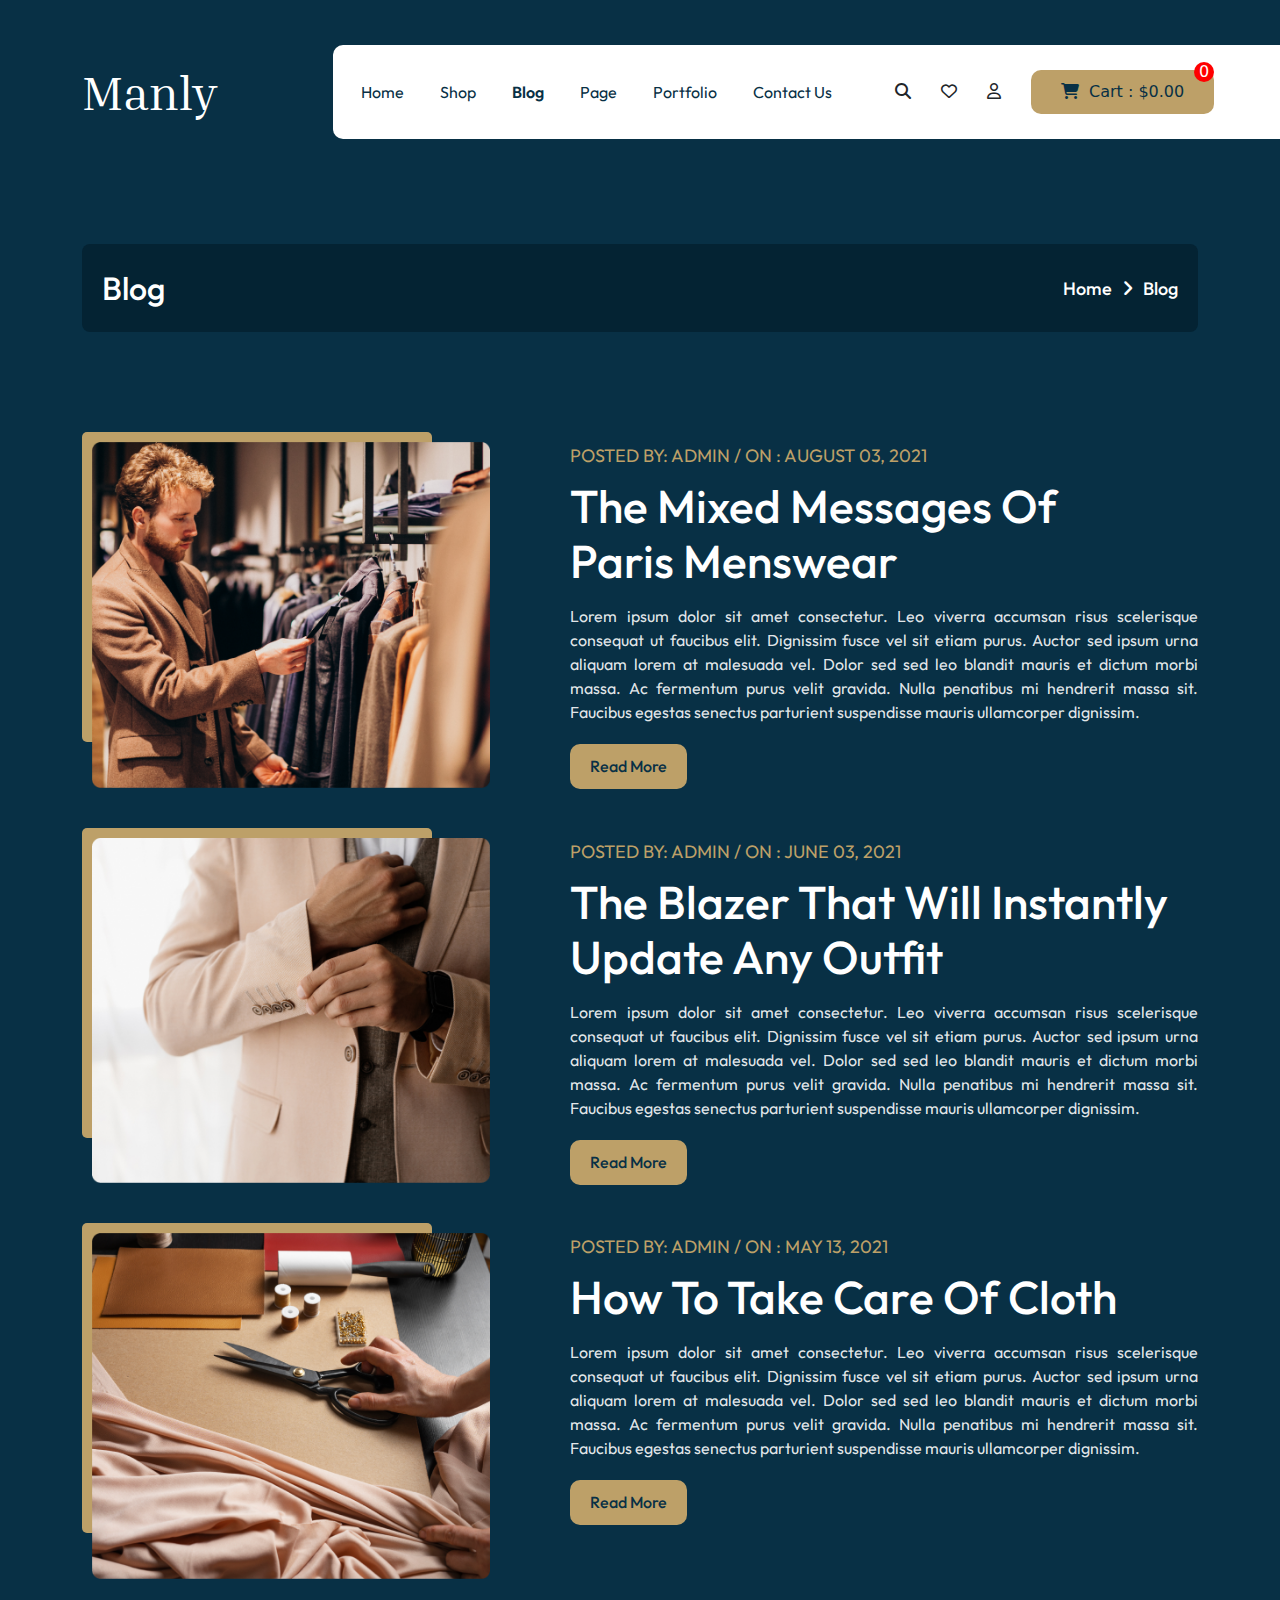
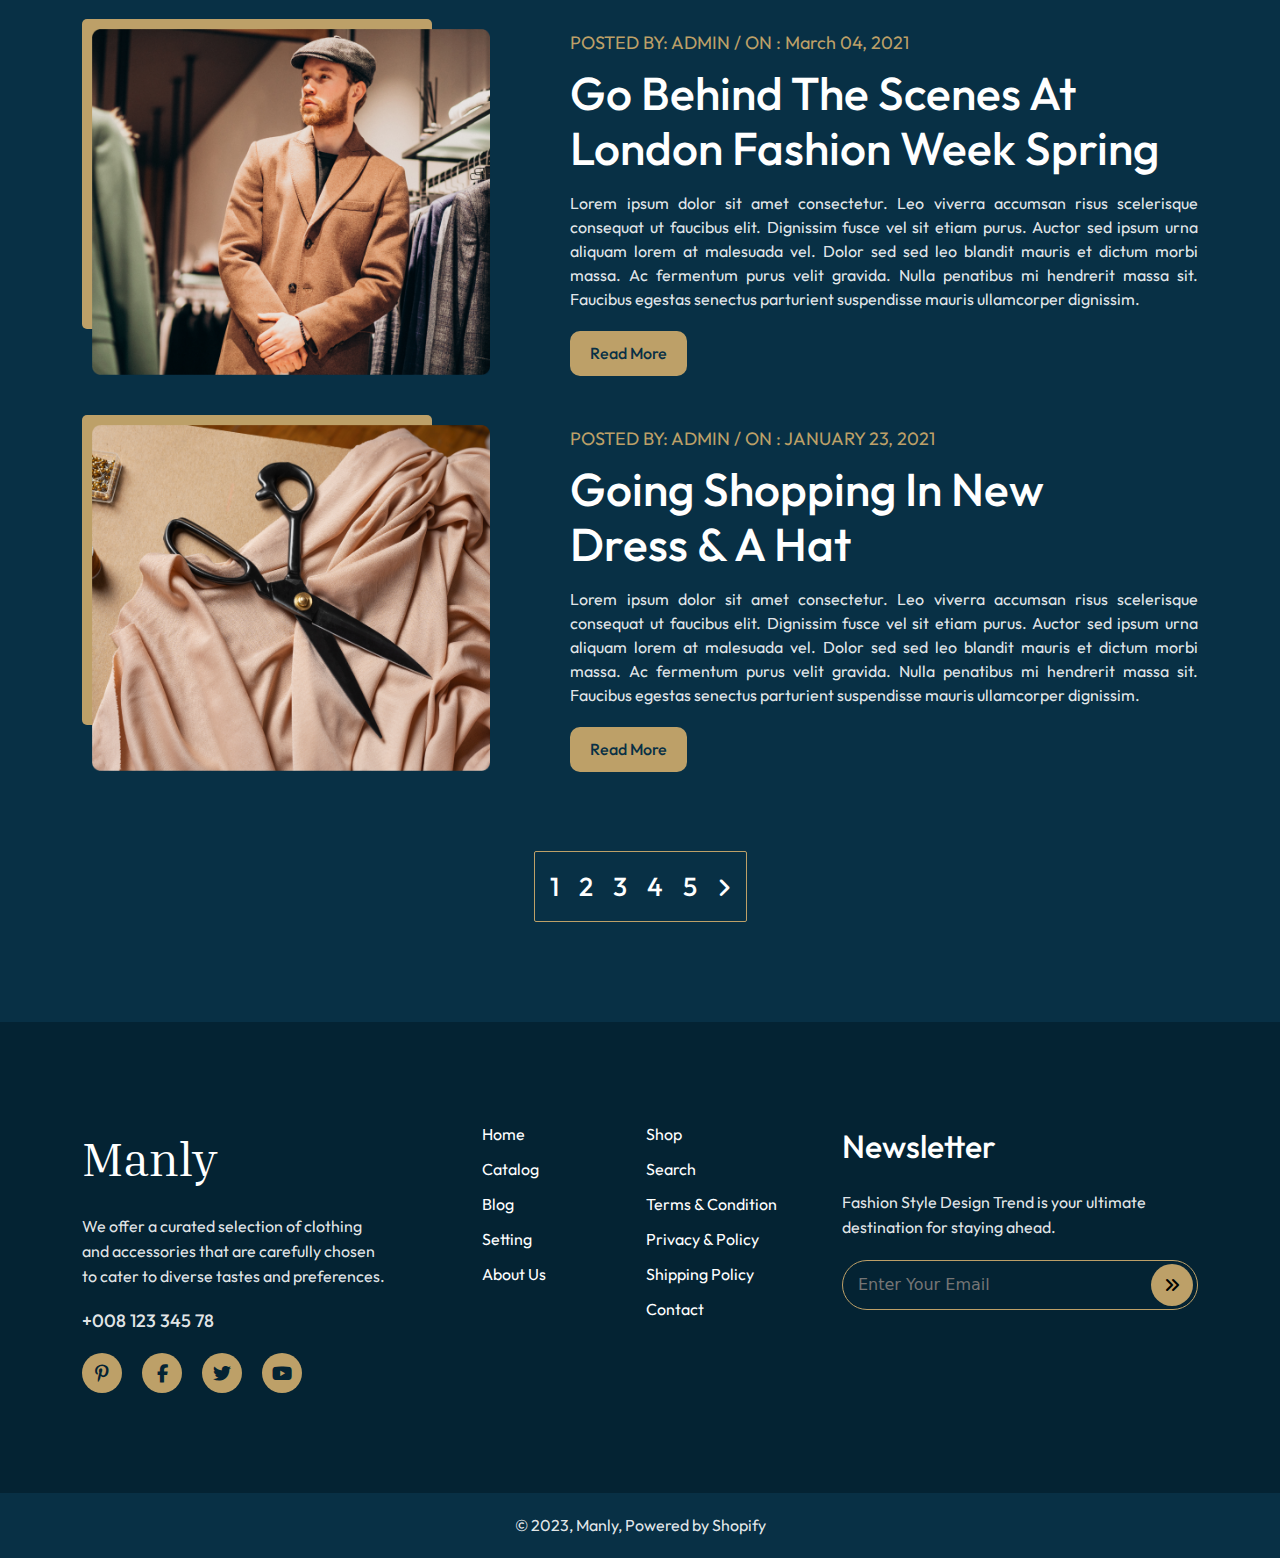
<file: blog.html>
<!DOCTYPE html>
<html lang="en">

<head>
    <meta charset="UTF-8">
    <meta name="viewport" content="width=device-width, initial-scale=1.0">

    <link rel="stylesheet" href="https://cdnjs.cloudflare.com/ajax/libs/font-awesome/6.4.2/css/all.min.css" />

    <link href="https://fonts.googleapis.com/css2?family=Inria+Serif:wght@300;400&family=Outfit&display=swap"
        rel="stylesheet">

    <link rel="stylesheet" href="https://cdn.jsdelivr.net/npm/bootstrap@5.3.2/dist/css/bootstrap.min.css">

    <link rel="stylesheet" href="css/blog.module.css">
    <title>Blog</title>
</head>

<body>

    <nav class="navbar navbar-expand-lg">
        <div class="container">
            <a class="navbar-brand" href="index.html">Manly</a>
            <button class="navbar-toggler" type="button" data-bs-toggle="collapse"
                data-bs-target="#navbarSupportedContent" aria-controls="navbarSupportedContent" aria-expanded="false"
                aria-label="Toggle navigation">
                <span class="navbar-toggler-icon"></span>
            </button>
            <div class="collapse navbar-collapse" id="navbarSupportedContent">
                <ul class="navbar-nav ">
                    <li class="nav-item">
                        <a class="nav-link" aria-current="page" href="index.html">Home</a>
                    </li>

                    <li class="nav-item">
                        <a class="nav-link" aria-current="page" href="shop.html">Shop</a>
                    </li>

                    <li class="nav-item">
                        <a class="nav-link active" aria-current="page" href="#">Blog</a>
                    </li>

                    <li class="nav-item">
                        <a class="nav-link" aria-current="page" href="about.html">Page</a>
                    </li>

                    <li class="nav-item">
                        <a class="nav-link" aria-current="page" href="#">Portfolio</a>
                    </li>

                    <li class="nav-item">
                        <a class="nav-link" aria-current="page" href="contact.html">Contact Us</a>
                    </li>

                </ul>
                <div class="icon">
                    <ul class="icons">
                        <li><i class="fa-solid fa-magnifying-glass"></i></li>
                        <li><i class="fa-regular fa-heart"></i></li>
                        <li><i class="fa-regular fa-user"></i></li>
                        <div class="cart">
                            <a href="cart.html"> <span><i class="fa-solid fa-cart-shopping"></i></span>Cart : $0.00</a>
                            <div class="circle">
                                <p>0</p>
                            </div>
                        </div>
                    </ul>

                </div>
            </div>
        </div>
    </nav>


    <!-- Menu-bar end -->

    <!-- top-part section start -->

    <section id="top-part">
        <div class="container">
            <div class="row">
                <div class="col-lg-12">
                    <div class="menubar">
                        <div class="left">
                            <p class="shop">Blog</p>
                        </div>
                        <div class="menu">
                            <ul>
                                <li><a href="#">Home</a></li>
                                <li>
                                    <p><i class="fa-solid fa-angle-right"></i></p>
                                </li>
                                <li><a href="#">Blog</a></li>
                            </ul>
                        </div>
                    </div>
                </div>
            </div>
        </div>
    </section>

    <!-- top-part section end -->



    <!-- blog section start -->


    <section id="blog-part">
        <div class="container">
            <div class="row">
                <div class="col">
                    <div class="blog">
                        <div class="img">
                            <div class="img-shape"></div>
                            <img src="images/blogimg1.png" alt="blog-img">
                        </div>
                        <div class="text">
                            <p class="posted">POSTED BY: ADMIN / ON : AUGUST 03, 2021</p>
                            <p class="title mixed">The Mixed Messages of Paris Menswear</p>
                            <p class="desc">Lorem ipsum dolor sit amet consectetur. Leo viverra accumsan risus
                                scelerisque consequat ut faucibus elit. Dignissim fusce vel sit etiam purus. Auctor sed
                                ipsum urna aliquam lorem at malesuada vel. Dolor sed sed leo blandit mauris et dictum
                                morbi massa. Ac fermentum purus velit gravida. Nulla penatibus mi hendrerit massa sit.
                                Faucibus egestas senectus parturient suspendisse mauris ullamcorper dignissim.</p>
                            <button><a href="#">Read More</a></button>
                        </div>
                    </div>

                    <div class="blog">
                        <div class="img">
                            <div class="img-shape"></div>
                            <img src="images/blogimg2.png" alt="blog-img">
                        </div>
                        <div class="text">
                            <p class="posted">POSTED BY: ADMIN / ON : JUNE 03, 2021</p>
                            <p class="title">The Blazer That Will Instantly Update Any Outfit</p>
                            <p class="desc">Lorem ipsum dolor sit amet consectetur. Leo viverra accumsan risus
                                scelerisque consequat ut faucibus elit. Dignissim fusce vel sit etiam purus. Auctor sed
                                ipsum urna aliquam lorem at malesuada vel. Dolor sed sed leo blandit mauris et dictum
                                morbi massa. Ac fermentum purus velit gravida. Nulla penatibus mi hendrerit massa sit.
                                Faucibus egestas senectus parturient suspendisse mauris ullamcorper dignissim.</p>
                            <button><a href="#">Read More</a></button>
                        </div>
                    </div>

                    <div class="blog">
                        <div class="img">
                            <div class="img-shape"></div>
                            <img src="images/blogimg3.png" alt="blog-img">
                        </div>
                        <div class="text">
                            <p class="posted">POSTED BY: ADMIN / ON : MAY 13, 2021</p>
                            <p class="title">How To Take Care of Cloth</p>
                            <p class="desc">Lorem ipsum dolor sit amet consectetur. Leo viverra accumsan risus
                                scelerisque consequat ut faucibus elit. Dignissim fusce vel sit etiam purus. Auctor sed
                                ipsum urna aliquam lorem at malesuada vel. Dolor sed sed leo blandit mauris et dictum
                                morbi massa. Ac fermentum purus velit gravida. Nulla penatibus mi hendrerit massa sit.
                                Faucibus egestas senectus parturient suspendisse mauris ullamcorper dignissim.</p>
                            <button><a href="#">Read More</a></button>
                        </div>
                    </div>

                    <div class="blog">
                        <div class="img">
                            <div class="img-shape"></div>
                            <img src="images/blogimg4.png" alt="blog-img">
                        </div>
                        <div class="text">
                            <p class="posted">POSTED BY: ADMIN / ON : March 04, 2021</p>
                            <p class="title">Go Behind the scenes at london fashion week spring</p>
                            <p class="desc">Lorem ipsum dolor sit amet consectetur. Leo viverra accumsan risus
                                scelerisque consequat ut faucibus elit. Dignissim fusce vel sit etiam purus. Auctor sed
                                ipsum urna aliquam lorem at malesuada vel. Dolor sed sed leo blandit mauris et dictum
                                morbi massa. Ac fermentum purus velit gravida. Nulla penatibus mi hendrerit massa sit.
                                Faucibus egestas senectus parturient suspendisse mauris ullamcorper dignissim.</p>
                            <button><a href="#">Read More</a></button>
                        </div>
                    </div>

                    <div class="blog">
                        <div class="img">
                            <div class="img-shape"></div>
                            <img src="images/blogimg5.png" alt="blog-img">
                        </div>
                        <div class="text">
                            <p class="posted">POSTED BY: ADMIN / ON : JANUARY 23, 2021</p>
                            <p class="title dress">Going Shopping in New Dress & a Hat</p>
                            <p class="desc">Lorem ipsum dolor sit amet consectetur. Leo viverra accumsan risus
                                scelerisque consequat ut faucibus elit. Dignissim fusce vel sit etiam purus. Auctor sed
                                ipsum urna aliquam lorem at malesuada vel. Dolor sed sed leo blandit mauris et dictum
                                morbi massa. Ac fermentum purus velit gravida. Nulla penatibus mi hendrerit massa sit.
                                Faucibus egestas senectus parturient suspendisse mauris ullamcorper dignissim.</p>
                            <button><a href="#">Read More</a></button>
                        </div>
                    </div>

                    <div class="number">
                        <ul>
                            <li><a href="#">1</a></li>
                            <li><a href="#">2</a></li>
                            <li><a href="#">3</a></li>
                            <li><a href="#">4</a></li>
                            <li><a href="#">5</a></li>
                            <li><a href="blog2.html"><i class="fa-solid fa-angle-right"></i></a></li>
                        </ul>
                    </div>
                </div>
            </div>
        </div>
    </section>

    <!-- blog section end -->





    <!-- common section -->


    <!-- contact section start -->

    <section id="contact">
        <div class="container">
            <div class="row">
                <div class="col-lg-4">
                    <div class="left">
                        <p class="logo">Manly</p>
                        <p class="desc">We offer a curated selection of clothing and accessories that are carefully
                            chosen to cater to diverse tastes and preferences.</p>
                        <p class="number">+008 123 345 78</p>
                        <div class="social">
                            <ul>
                                <li><a href="#"><i class="fa-brands fa-pinterest-p"></i></a></li>
                                <li><a href="#"><i class="fa-brands fa-facebook-f"></i></a></li>
                                <li><a href="#"><i class="fa-brands fa-twitter"></i></a></li>
                                <li><a href="#"><i class="fa-brands fa-youtube"></i></a></li>
                            </ul>
                        </div>
                    </div>
                </div>
                <div class="col-lg-4">
                    <div class="middle">
                        <ul>
                            <li><a href="#">Home</a></li>
                            <li><a href="#">Catalog</a></li>
                            <li><a href="#">Blog</a></li>
                            <li><a href="#">Setting</a></li>
                            <li><a href="#">About Us</a></li>
                        </ul>
                        <ul>
                            <li><a href="#">Shop</a></li>
                            <li><a href="#">Search</a></li>
                            <li><a href="#">Terms & Condition</a></li>
                            <li><a href="#">Privacy & Policy</a></li>
                            <li><a href="#">Shipping Policy</a></li>
                            <li><a href="#">Contact</a></li>
                        </ul>
                    </div>
                </div>
                <div class="col-lg-4">
                    <div class="right">
                        <p class="newsletter">Newsletter</p>
                        <p class="desc">Fashion Style Design Trend is your ultimate destination for staying ahead.</p>
                        <div class="input-field">
                            <input type="text" placeholder="Enter Your Email">
                            <button type="submit"><i class="fa-solid fa-angles-right"></i></button>
                        </div>
                    </div>
                </div>
            </div>
        </div>
    </section>


    <!-- contact section end -->


    <!-- footer section start -->

    <section id="footer">
        <div class="container">
            <div class="col-lg-12">
                <div class="footer-text">
                    <p class="text">© 2023, Manly, Powered by Shopify</p>
                </div>
            </div>
        </div>
    </section>

    <!-- footer section end -->


    <script src="https://cdn.jsdelivr.net/npm/bootstrap@5.3.2/dist/js/bootstrap.bundle.min.js"></script>
    <script src="js/script.js"></script>

</body>

</html>
</file>
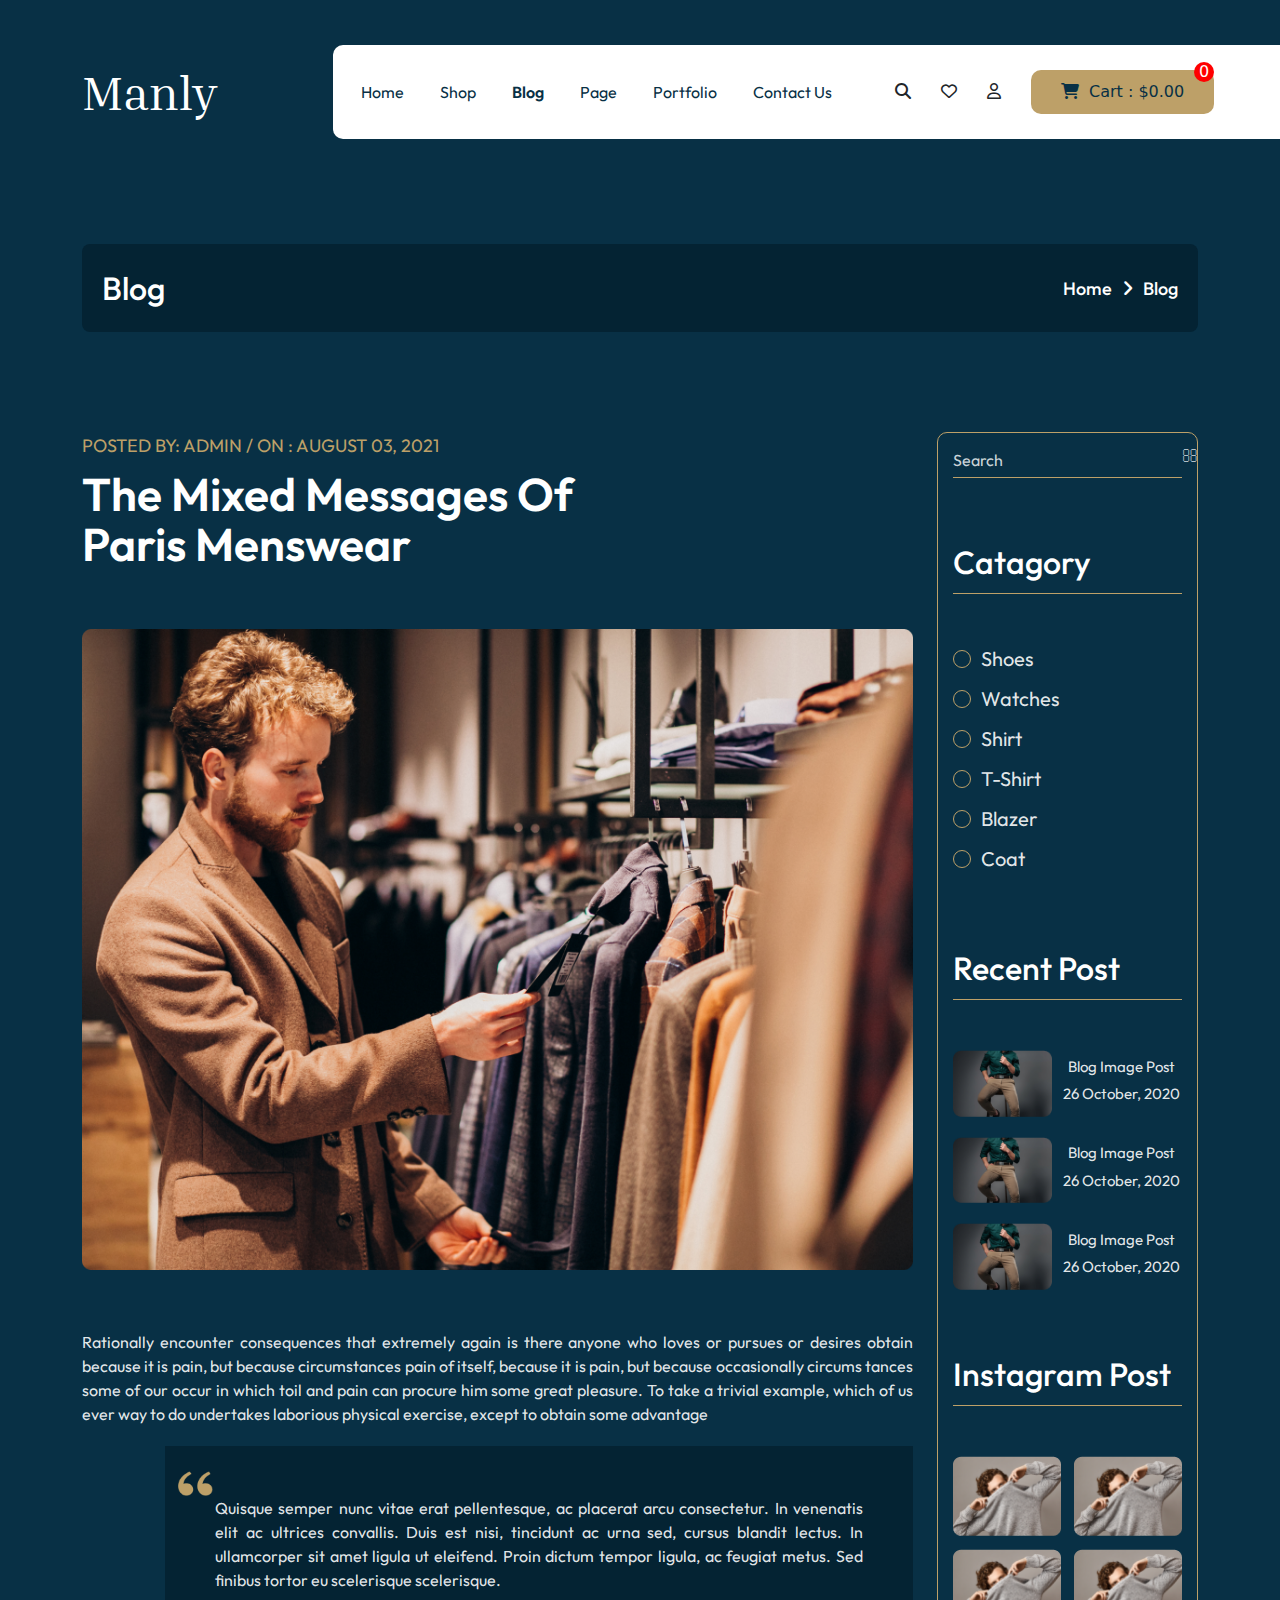
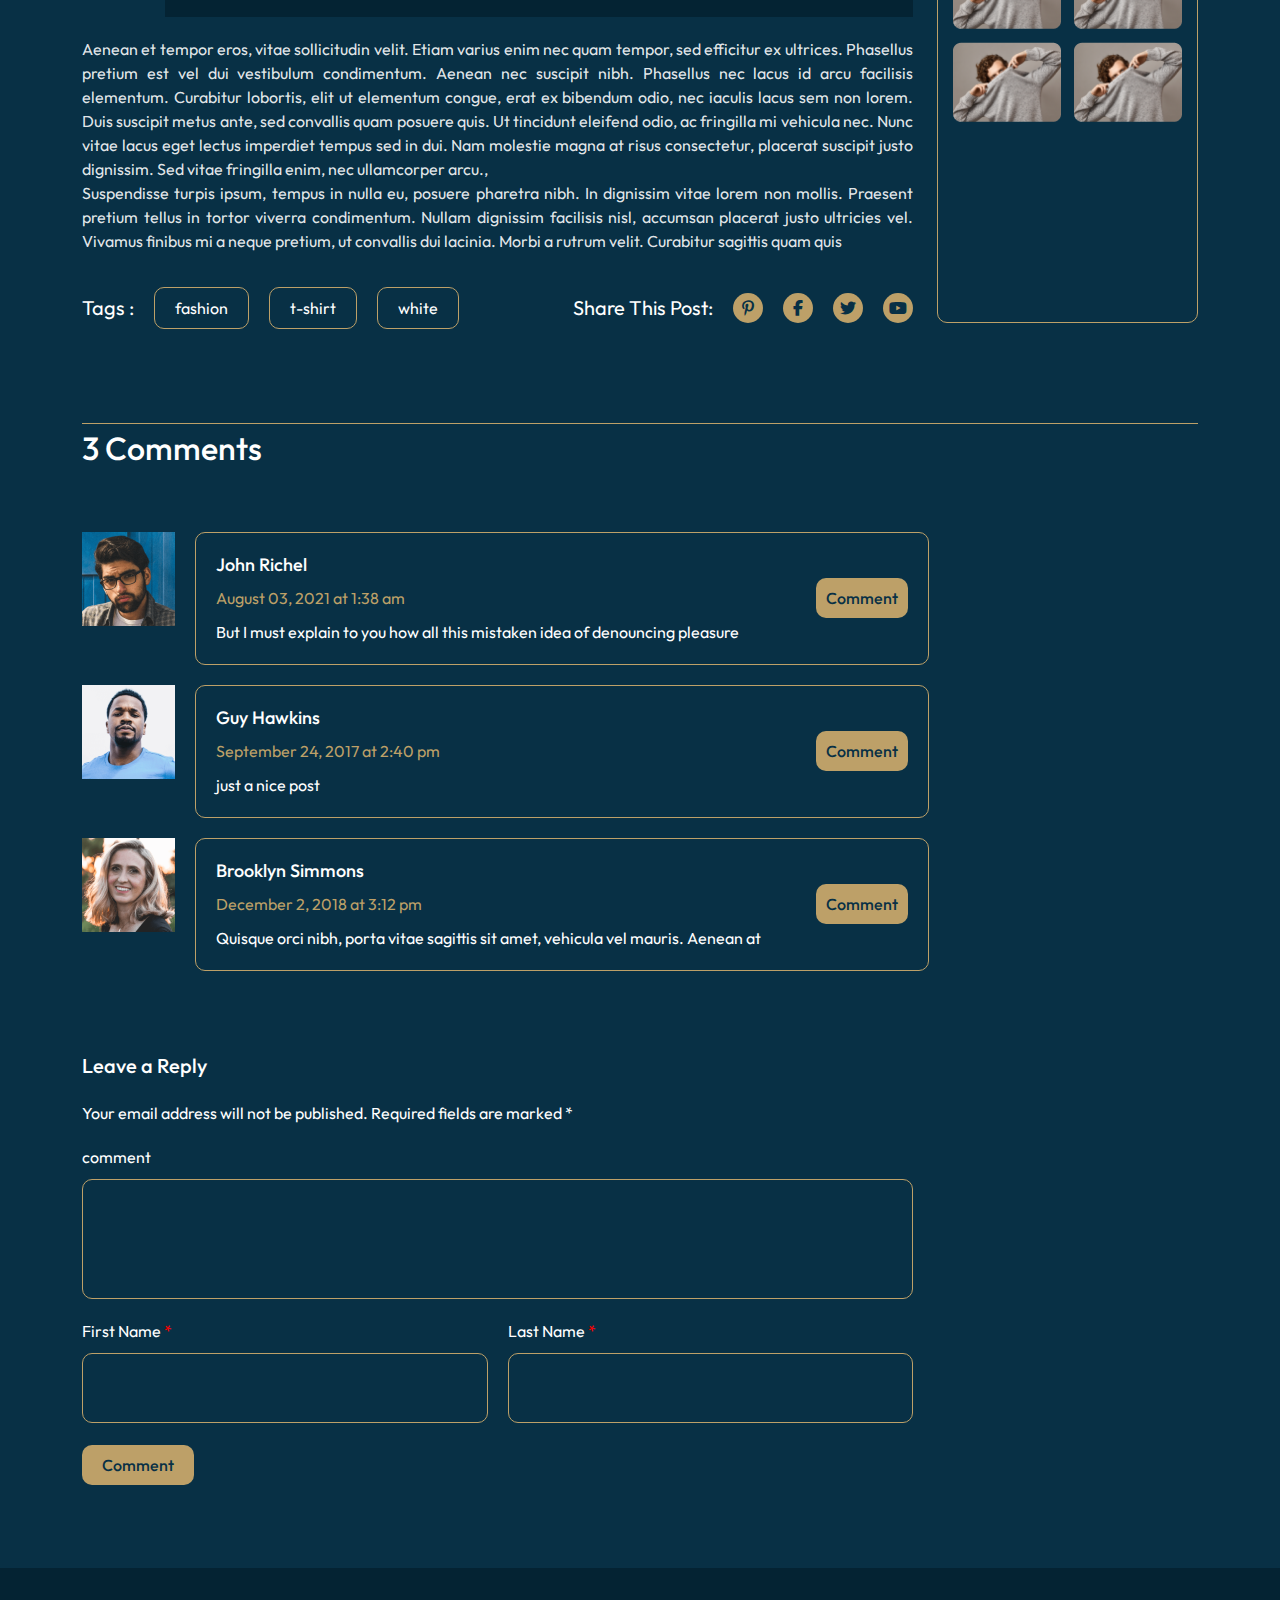
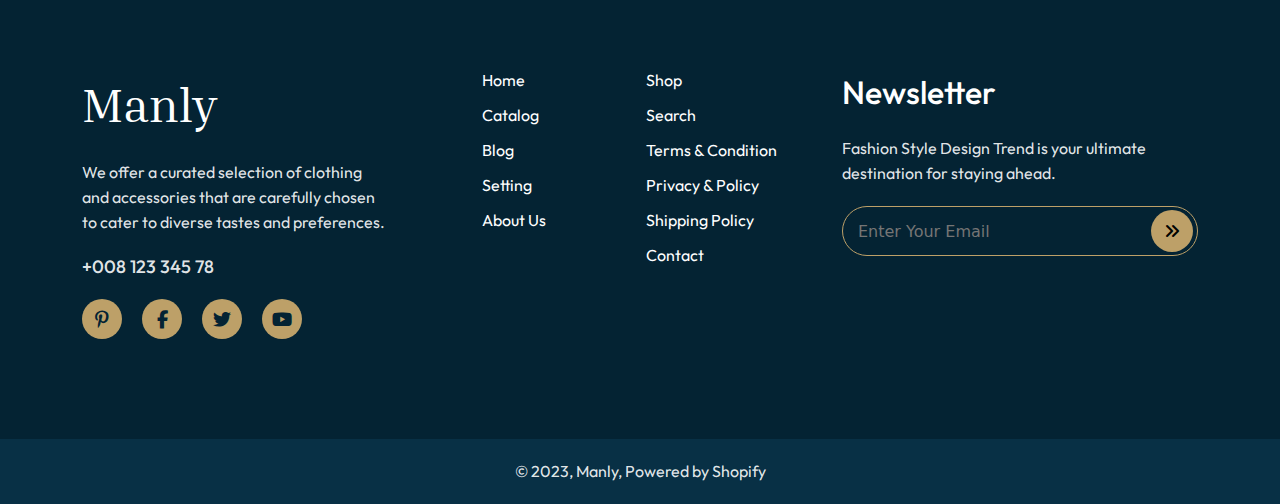
<file: blog2.html>
<!DOCTYPE html>
<html lang="en">

<head>
    <meta charset="UTF-8">
    <meta name="viewport" content="width=device-width, initial-scale=1.0">

    <link rel="stylesheet" href="https://cdnjs.cloudflare.com/ajax/libs/font-awesome/6.4.2/css/all.min.css" />

    <link href="https://fonts.googleapis.com/css2?family=Inria+Serif:wght@300;400&family=Outfit&display=swap"
        rel="stylesheet">

    <link rel="stylesheet" href="https://cdn.jsdelivr.net/npm/bootstrap@5.3.2/dist/css/bootstrap.min.css">

    <link rel="stylesheet" href="css/blog2.module.css">
    <title>Blog</title>
</head>

<body>

    <nav class="navbar navbar-expand-lg">
        <div class="container">
            <a class="navbar-brand" href="index.html">Manly</a>
            <button class="navbar-toggler" type="button" data-bs-toggle="collapse"
                data-bs-target="#navbarSupportedContent" aria-controls="navbarSupportedContent" aria-expanded="false"
                aria-label="Toggle navigation">
                <span class="navbar-toggler-icon"></span>
            </button>
            <div class="collapse navbar-collapse" id="navbarSupportedContent">
                <ul class="navbar-nav ">
                    <li class="nav-item">
                        <a class="nav-link" aria-current="page" href="index.html">Home</a>
                    </li>

                    <li class="nav-item">
                        <a class="nav-link" aria-current="page" href="shop.html">Shop</a>
                    </li>

                    <li class="nav-item">
                        <a class="nav-link active" aria-current="page" href="blog.html">Blog</a>
                    </li>

                    <li class="nav-item">
                        <a class="nav-link" aria-current="page" href="about.html">Page</a>
                    </li>

                    <li class="nav-item">
                        <a class="nav-link" aria-current="page" href="#">Portfolio</a>
                    </li>

                    <li class="nav-item">
                        <a class="nav-link" aria-current="page" href="contact.html">Contact Us</a>
                    </li>

                </ul>
                <div class="icon">
                    <ul class="icons">
                        <li><i class="fa-solid fa-magnifying-glass"></i></li>
                        <li><i class="fa-regular fa-heart"></i></li>
                        <li><i class="fa-regular fa-user"></i></li>
                        <div class="cart">
                            <a href="cart.html"> <span><i class="fa-solid fa-cart-shopping"></i></span>Cart : $0.00</a>
                            <div class="circle">
                                <p>0</p>
                            </div>
                        </div>
                    </ul>

                </div>
            </div>
        </div>
    </nav>


    <!-- Menu-bar end -->

    <!-- top-part section start -->

    <section id="top-part">
        <div class="container">
            <div class="row">
                <div class="col-lg-12">
                    <div class="menubar">
                        <div class="left">
                            <p class="shop">Blog</p>
                        </div>
                        <div class="menu">
                            <ul>
                                <li><a href="#">Home</a></li>
                                <li>
                                    <p><i class="fa-solid fa-angle-right"></i></p>
                                </li>
                                <li><a href="#">Blog</a></li>
                            </ul>
                        </div>
                    </div>
                </div>
            </div>
        </div>
    </section>

    <!-- top-part section end -->



     <!-- blog section start -->


     <section id="blog-part">
        <div class="container">
            <div class="post-part">
                <div class="row">
                    <div class="col-lg-9">
                        <div class="text">
                            <p class="sub-title">POSTED BY: ADMIN / ON : AUGUST 03, 2021</p>
                            <p class="title">The Mixed Messages of Paris Menswear</p>
                            <div class="img">
                                <img src="images/blog2-img.png" alt="blog-img">
                            </div>
                            <div class="desc">
                                <p class="desc1">Rationally encounter consequences that extremely again is there anyone who loves or pursues or desires obtain because it is pain, but because circumstances pain of itself, because it is pain, but because occasionally circums tances some of our occur in which toil and pain can procure him some great pleasure. To take a trivial example, which of us ever way to do undertakes laborious physical exercise, except to obtain some advantage</p>
                            <div class="desc2">
                                <p></p>
                                <img src="images/Vector.png" alt="Vector">
                                <p>Quisque semper nunc vitae erat pellentesque, ac placerat arcu consectetur. In venenatis elit ac ultrices convallis. Duis est nisi, tincidunt ac urna sed, cursus blandit lectus. In ullamcorper sit amet ligula ut eleifend. Proin dictum tempor ligula, ac feugiat metus. Sed finibus tortor eu scelerisque scelerisque.</p>
                            </div>
                            </div>
                            <p class="desc3">Aenean et tempor eros, vitae sollicitudin velit. Etiam varius enim nec quam tempor, sed efficitur ex ultrices. Phasellus pretium est vel dui vestibulum condimentum. Aenean nec suscipit nibh. Phasellus nec lacus id arcu facilisis elementum. Curabitur lobortis, elit ut elementum congue, erat ex bibendum odio, nec iaculis lacus sem non lorem. Duis suscipit metus ante, sed convallis quam posuere quis. Ut tincidunt eleifend odio, ac fringilla mi vehicula nec. Nunc vitae lacus eget lectus imperdiet tempus sed in dui. Nam molestie magna at risus consectetur, placerat suscipit justo dignissim. Sed vitae fringilla enim, nec ullamcorper arcu.,<br>
                            Suspendisse turpis ipsum, tempus in nulla eu, posuere pharetra nibh. In dignissim vitae lorem non mollis. Praesent pretium tellus in tortor viverra condimentum. Nullam dignissim facilisis nisl, accumsan placerat justo ultricies vel. Vivamus finibus mi a neque pretium, ut convallis dui lacinia. Morbi a rutrum velit. Curabitur sagittis quam quis </p>
    
                            <div class="buttons">
                                <div class="tag">
                                    <p>Tags :</p>
                                    <ul>
                                        <li><a href="#">fashion</a></li>
                                        <li><a href="#">t-shirt</a></li>
                                        <li><a href="#">white</a></li>
                                    </ul>
                                </div>
    
                                <div class="share">
                                    <p>Share This Post:</p>
                                    <ul>
                                        <li><a href="#"><i class="fa-brands fa-pinterest-p"></i></a></li>
                                        <li><a href="#"><i class="fa-brands fa-facebook-f"></i></a></li>
                                        <li><a href="#"><i class="fa-brands fa-twitter"></i></a></li>
                                        <li><a href="#"><i class="fa-brands fa-youtube"></i></a></li>
                                    </ul>
                                </div>
                            </div>
                        </div>
                    </div>
                    <div class="col-lg-3">
                        <div class="right">
                            <div class="search-box">
                                <input type="search" placeholder="Search">
                                <a href="#"><i class="fa-solid fa-magnifying-glass"></i></a>
                            </div>
                            <div class="catagorys">
                                <p class="catagory">Catagory</p>
                                <ul>
                                    <div class="item">
                                        <div class="dot"></div>
                                        <li>Shoes</li>
                                    </div>
                                    <div class="item">
                                        <div class="dot"></div>
                                        <li>Watches</li>
                                    </div>
                                    <div class="item">
                                        <div class="dot"></div>
                                        <li>Shirt</li>
                                    </div>
                                    <div class="item">
                                        <div class="dot"></div>
                                        <li>T-Shirt</li>
                                    </div>
                                    <div class="item">
                                        <div class="dot"></div>
                                        <li>Blazer</li>
                                    </div>
                                    <div class="item">
                                        <div class="dot"></div>
                                        <li>Coat</li>
                                    </div>
                                </ul>
                            
                            </div>

                            <div class="recent-post">
                                <p class="recent">Recent Post</p>
                                <div class="post">
                                    <div class="img">
                                        <img src="images//recent-img3.png" alt="recent-img">
                                    </div>
                                    <div class="text">
                                        <p>Blog Image Post</p>
                                        <p>26 October, 2020</p>
                                    </div>
                                </div>

                                <div class="post">
                                    <div class="img">
                                        <img src="images//recent-img3.png" alt="recent-img">
                                    </div>
                                    <div class="text">
                                        <p>Blog Image Post</p>
                                        <p>26 October, 2020</p>
                                    </div>
                                </div>

                                <div class="post">
                                    <div class="img">
                                        <img src="images//recent-img3.png" alt="recent-img">
                                    </div>
                                    <div class="text">
                                        <p>Blog Image Post</p>
                                        <p>26 October, 2020</p>
                                    </div>
                                </div> 
                            </div>


                            <div class="insta-post">
                                <p class="insta">Instagram Post</p>
                                <div class="post">
                                    <div class="img">
                                        <img src="images/insta-img2.png" alt="instagram-img">
                                    </div>
                                    <div class="img">
                                        <img src="images/insta-img2.png" alt="instagram-img">
                                    </div>
                                    <div class="img">
                                        <img src="images/insta-img2.png" alt="instagram-img">
                                    </div>
                                    <div class="img">
                                        <img src="images/insta-img2.png" alt="instagram-img">
                                    </div>
                                    <div class="img">
                                        <img src="images/insta-img2.png" alt="instagram-img">
                                    </div>
                                    <div class="img">
                                        <img src="images/insta-img2.png" alt="instagram-img">
                                    </div>
                                </div>
                            </div>

                        </div>
                    </div>
                </div>


                
                
            </div>
        <div class="row">
                <div class="col-lg-9">
                    <div class="comments">
                        <p class="comment">3 Comments</p>
                        <div class="comment-item">
                            <div class="img">
                                <img src="images/comment-img1.png" alt="comment-img">
                            </div>
                            <div class="text">
                                <div class="texts">
                                    <p class="title">John Richel</p>
                                <p class="sub-title">August 03, 2021 at 1:38 am</p>
                                <p class="desc">But I must explain to you how all this mistaken idea of denouncing pleasure</p>
                                </div>
                                <div class="button">
                                    <a href="#">Comment</a>
                                </div>
                            </div>
                        </div>

                        <div class="comment-item">
                            <div class="img">
                                <img src="images/comment-img2.png" alt="comment-img">
                            </div>
                            <div class="text">
                                <div class="texts">
                                    <p class="title">Guy Hawkins</p>
                                <p class="sub-title">September 24, 2017 at 2:40 pm</p>
                                <p class="desc">just a nice post</p>
                                </div>
                                <div class="button">
                                    <a href="#">Comment</a>
                                </div>
                            </div>
                        </div>

                        <div class="comment-item">
                            <div class="img">
                                <img src="images/comment-img3.png" alt="comment-img">
                            </div>
                            <div class="text">
                                <div class="texts">
                                    <p class="title">Brooklyn Simmons</p>
                                <p class="sub-title">December 2, 2018 at 3:12 pm</p>
                                <p class="desc">Quisque orci nibh, porta vitae sagittis sit amet, vehicula vel mauris. Aenean at</p>
                                </div>
                                <div class="button">
                                    <a href="#">Comment</a>
                                </div>
                            </div>
                        </div>

                    </div>
                </div>
        </div>


        <div class="row">
            <div class="col-lg-9">
                <div class="reply-part">
                    <p class="reply">Leave a Reply</p>
                    <p class="desc">Your email address will not be published. Required fields are marked *</p>
                    <form action="#">
                        <div class="comment-field">
                            <p>comment</p>
                            <input type="text-area" id="comment">
                        </div>
                        <div class="form-group">
                            <div class="form-field">
                                <p>First Name <span>*</span></p>
                                <input type="text" id="firstName" required>
                            </div>
                            <div class="form-field">
                                <p>Last Name <span>*</span></p>
                                <input type="text" id="lastName" required>
                            </div>
                        </div>
                        <button type="submit"><a href="#">Comment</a></button>
                    </form>
                </div>
            </div>
        </div>


        </div>
     </section>


    
                        
     <!-- blog section end -->



   

    <!-- common section -->


    <!-- contact section start -->

    <section id="contact">
        <div class="container">
            <div class="row">
                <div class="col-lg-4">
                    <div class="left">
                        <p class="logo">Manly</p>
                        <p class="desc">We offer a curated selection of clothing and accessories that are carefully
                            chosen to cater to diverse tastes and preferences.</p>
                        <p class="number">+008 123 345 78</p>
                        <div class="social">
                            <ul>
                                <li><a href="#"><i class="fa-brands fa-pinterest-p"></i></a></li>
                                <li><a href="#"><i class="fa-brands fa-facebook-f"></i></a></li>
                                <li><a href="#"><i class="fa-brands fa-twitter"></i></a></li>
                                <li><a href="#"><i class="fa-brands fa-youtube"></i></a></li>
                            </ul>
                        </div>
                    </div>
                </div>
                <div class="col-lg-4">
                    <div class="middle">
                        <ul>
                            <li><a href="#">Home</a></li>
                            <li><a href="#">Catalog</a></li>
                            <li><a href="#">Blog</a></li>
                            <li><a href="#">Setting</a></li>
                            <li><a href="#">About Us</a></li>
                        </ul>
                        <ul>
                            <li><a href="#">Shop</a></li>
                            <li><a href="#">Search</a></li>
                            <li><a href="#">Terms & Condition</a></li>
                            <li><a href="#">Privacy & Policy</a></li>
                            <li><a href="#">Shipping Policy</a></li>
                            <li><a href="#">Contact</a></li>
                        </ul>
                    </div>
                </div>
                <div class="col-lg-4">
                    <div class="right">
                        <p class="newsletter">Newsletter</p>
                        <p class="desc">Fashion Style Design Trend is your ultimate destination for staying ahead.</p>
                        <div class="input-field">
                            <input type="text" placeholder="Enter Your Email">
                            <button type="submit"><i class="fa-solid fa-angles-right"></i></button>
                        </div>
                    </div>
                </div>
            </div>
        </div>
    </section>


    <!-- contact section end -->


    <!-- footer section start -->

    <section id="footer">
        <div class="container">
            <div class="col-lg-12">
                <div class="footer-text">
                    <p class="text">© 2023, Manly, Powered by Shopify</p>
                </div>
            </div>
        </div>
    </section>

    <!-- footer section end -->


    <script src="https://cdn.jsdelivr.net/npm/bootstrap@5.3.2/dist/js/bootstrap.bundle.min.js"></script>
    <script src="js/script.js"></script

</body>

</html>
</file>
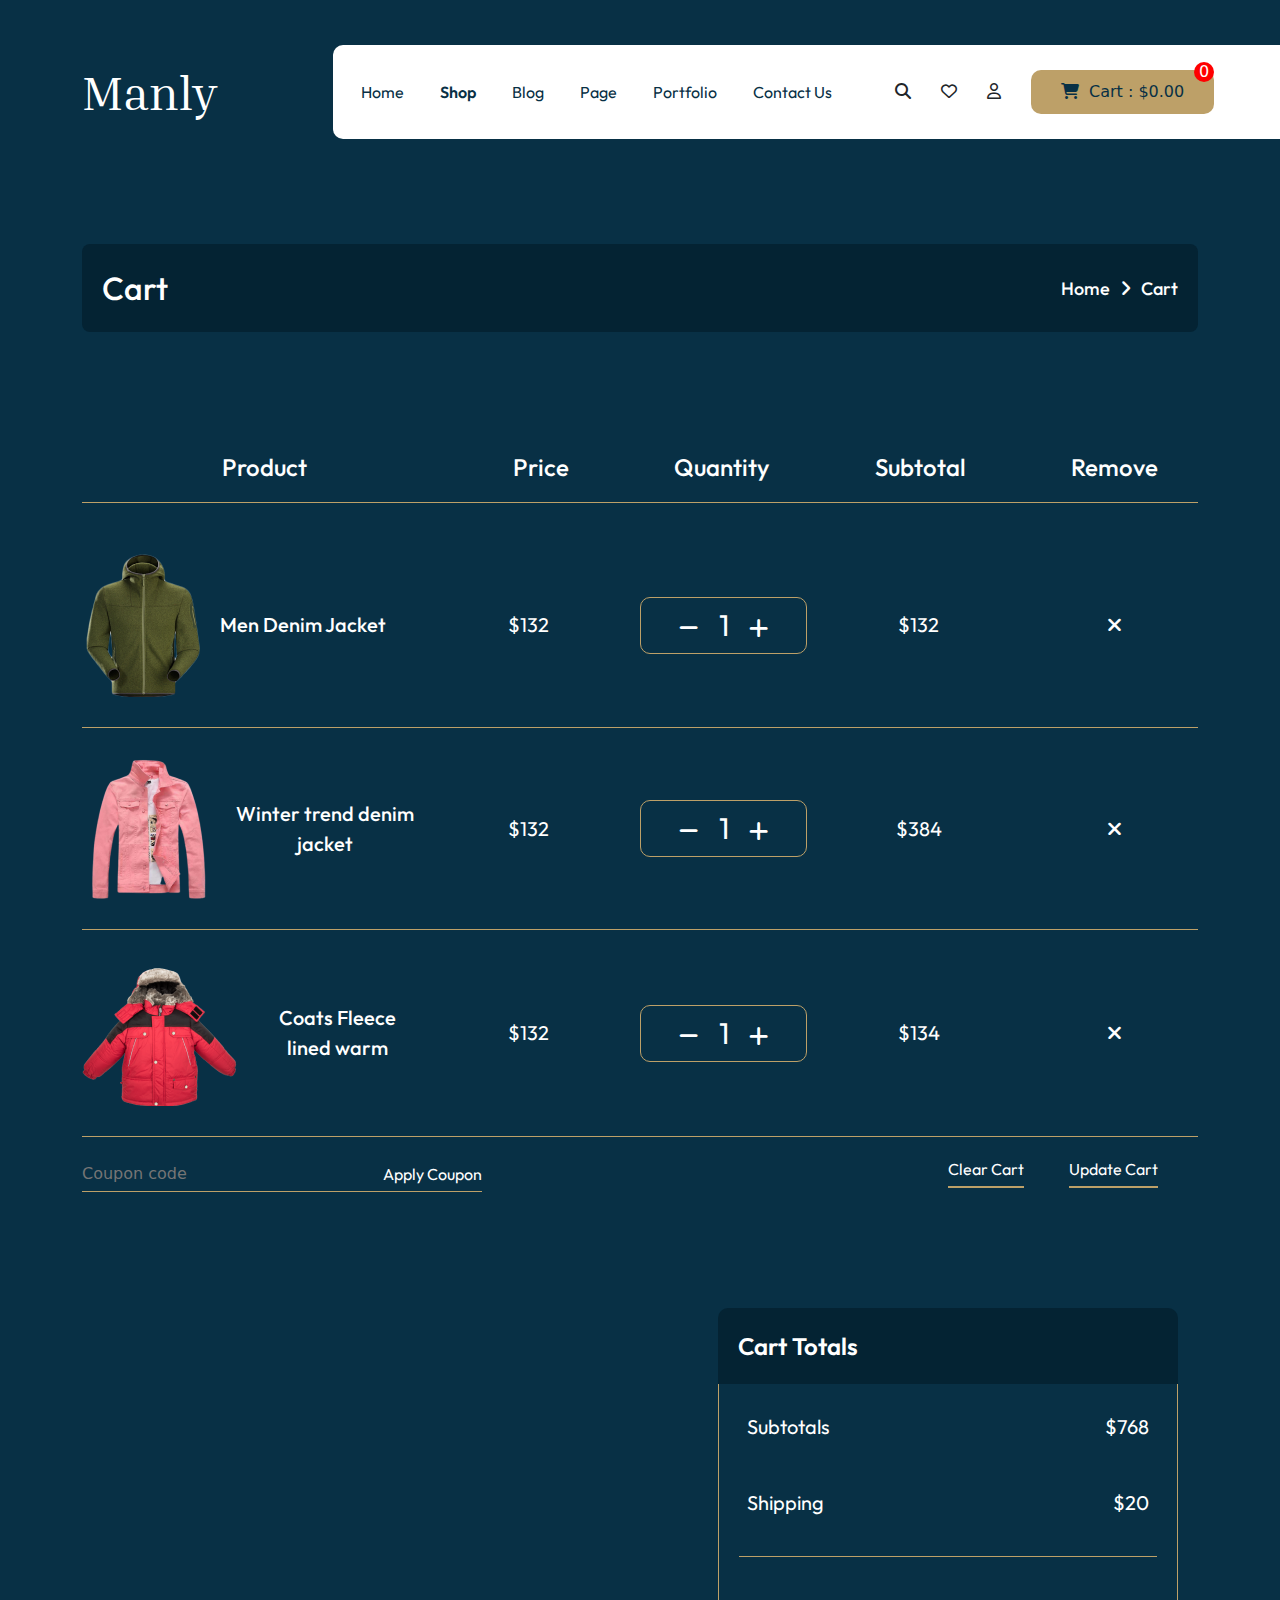
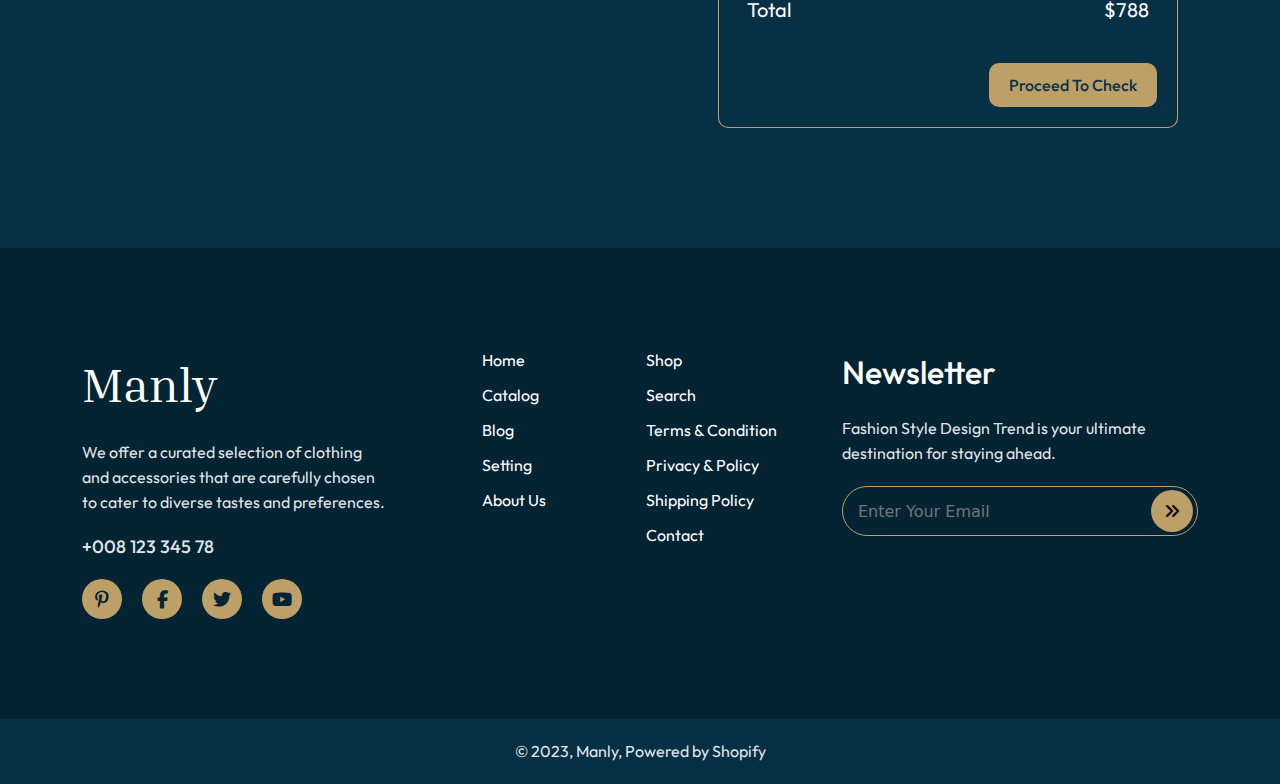
<file: cart.html>
<!DOCTYPE html>
<html lang="en">

<head>
    <meta charset="UTF-8">
    <meta name="viewport" content="width=device-width, initial-scale=1.0">

    <link rel="stylesheet" href="https://cdnjs.cloudflare.com/ajax/libs/font-awesome/6.4.2/css/all.min.css" />

    <link href="https://fonts.googleapis.com/css2?family=Inria+Serif:wght@300;400&family=Outfit&display=swap"
        rel="stylesheet">

    <link rel="stylesheet" href="https://cdn.jsdelivr.net/npm/bootstrap@5.3.2/dist/css/bootstrap.min.css">

    <link rel="stylesheet" href="css/cart.module.css">
    <title>Cart</title>
</head>

<body>

    <nav class="navbar navbar-expand-lg">
        <div class="container">
            <a class="navbar-brand" href="index.html">Manly</a>
            <button class="navbar-toggler" type="button" data-bs-toggle="collapse"
                data-bs-target="#navbarSupportedContent" aria-controls="navbarSupportedContent" aria-expanded="false"
                aria-label="Toggle navigation">
                <span class="navbar-toggler-icon"></span>
            </button>
            <div class="collapse navbar-collapse" id="navbarSupportedContent">
                <ul class="navbar-nav ">
                    <li class="nav-item">
                        <a class="nav-link" aria-current="page" href="index.html">Home</a>
                    </li>

                    <li class="nav-item">
                        <a class="nav-link active" aria-current="page" href="shop.html">Shop</a>
                    </li>

                    <li class="nav-item">
                        <a class="nav-link" aria-current="page" href="blog.html">Blog</a>
                    </li>

                    <li class="nav-item">
                        <a class="nav-link" aria-current="page" href="about.html">Page</a>
                    </li>

                    <li class="nav-item">
                        <a class="nav-link" aria-current="page" href="#">Portfolio</a>
                    </li>

                    <li class="nav-item">
                        <a class="nav-link" aria-current="page" href="contact.html">Contact Us</a>
                    </li>

                </ul>
                <div class="icon">
                    <ul class="icons">
                        <li><i class="fa-solid fa-magnifying-glass"></i></li>
                        <li><i class="fa-regular fa-heart"></i></li>
                        <li><i class="fa-regular fa-user"></i></li>
                        <div class="cart">
                            <a href="#"> <span><i class="fa-solid fa-cart-shopping"></i></span>Cart : $0.00</a>
                            <div class="circle">
                                <p>0</p>
                            </div>
                        </div>
                    </ul>

                </div>
            </div>
        </div>
    </nav>


    <!-- Menu-bar end -->

    <!-- top-part section start -->

    <section id="top-part">
        <div class="container">
            <div class="row">
                <div class="col-lg-12">
                    <div class="menubar">
                        <div class="left">
                            <p class="shop">Cart</p>
                        </div>
                        <div class="menu">
                            <ul>
                                <li><a href="#">Home</a></li>
                                <li>
                                    <p><i class="fa-solid fa-angle-right"></i></p>
                                </li>
                                <li><a href="#">Cart</a></li>
                            </ul>
                        </div>
                    </div>
                </div>
            </div>
        </div>
    </section>

    <!-- top-part section end -->




    <!-- cart section start -->

    <section id="cart">
        <div class="container">
            <div class="row">
                <div class="col-lg-12">
                    <div class="cart-title">
                        <ul>
                            <li class="product">Product</li>
                            <li>Price</li>
                            <li>Quantity</li>
                            <li>Subtotal</li>
                            <li>Remove</li>
                        </ul>
                    </div>


                    <div class="card-items">
                        <div class="card-img">
                            <div class="img">
                                <img src="images/green-denim.png" alt="jacket">
                            </div>
                            <div class="text">
                                <p class="title">Men Denim Jacket</p>
                            </div>
                        </div>
                        <div class="price">
                            <p>$132</p>
                        </div>
                        <div class="quantity">
                            <ul>
                                <li><i class="fa-solid fa-minus"></i></li>
                                <li class="one">1</li>
                                <li><i class="fa-solid fa-plus"></i></li>
                            </ul>
                        </div>
                        <div class="subtotal">
                            <p>$132</p>
                        </div>
                        <div class="remove">
                            <p><i class="fa-solid fa-xmark"></i></p>
                        </div>
                    </div>

                    <div class="card-items">
                        <div class="card-img">
                            <div class="img">
                                <img src="images/denim-jacket (1).png" alt="jacket">
                            </div>
                            <div class="text">
                                <p class="title">Winter trend denim jacket</p>
                            </div>
                        </div>
                        <div class="price">
                            <p>$132</p>
                        </div>
                        <div class="quantity">
                            <ul>
                                <li><i class="fa-solid fa-minus"></i></li>
                                <li class="one">1</li>
                                <li><i class="fa-solid fa-plus"></i></li>
                            </ul>
                        </div>
                        <div class="subtotal">
                            <p>$384</p>
                        </div>
                        <div class="remove">
                            <p><i class="fa-solid fa-xmark"></i></p>
                        </div>
                    </div>

                    <div class="card-items">
                        <div class="card-img">
                            <div class="img">
                                <img src="images/cart-img.png" alt="jacket">
                            </div>
                            <div class="text">
                                <p class="title">Coats Fleece lined warm</p>
                            </div>
                        </div>
                        <div class="price">
                            <p>$132</p>
                        </div>
                        <div class="quantity">
                            <ul>
                                <li><i class="fa-solid fa-minus"></i></li>
                                <li class="one">1</li>
                                <li><i class="fa-solid fa-plus"></i></li>
                            </ul>
                        </div>
                        <div class="subtotal">
                            <p>$134</p>
                        </div>
                        <div class="remove">
                            <p><i class="fa-solid fa-xmark"></i></p>
                        </div>
                    </div>
                </div>
            </div>


            <div class="cart-total">
                <div class="input">
                    <input type="text" placeholder="Coupon code">
                    <button type="submit">Apply Coupon</button>
                </div>
                <div class="table-part">
                    <div class="cart">
                        <button>Clear Cart</button>
                        <button>Update Cart</butt>
                    </div>
                    <div class="table">
                        <p class="title">Cart Totals</p>
                        <div class="text">
                            <div class="price">
                                <p>subtotals</p>
                                <p>$768</p>
                            </div>
                            <div class="price">
                                <p>shipping</p>
                                <p>$20</p>
                            </div>
                            <div class="total">
                                <P>Total</P>
                                <P>$788</P>
                            </div>
                            <div class="button">
                                <button>Proceed To Check</button>
                            </div>
                        </div>
                    </div>
                </div>
            </div>

        </div>
    </section>



    <!-- cart section end -->


    <!-- common section -->


    <!-- contact section start -->

    <section id="contact">
        <div class="container">
            <div class="row">
                <div class="col-lg-4">
                    <div class="left">
                        <p class="logo">Manly</p>
                        <p class="desc">We offer a curated selection of clothing and accessories that are carefully
                            chosen to cater to diverse tastes and preferences.</p>
                        <p class="number">+008 123 345 78</p>
                        <div class="social">
                            <ul>
                                <li><a href="#"><i class="fa-brands fa-pinterest-p"></i></a></li>
                                <li><a href="#"><i class="fa-brands fa-facebook-f"></i></a></li>
                                <li><a href="#"><i class="fa-brands fa-twitter"></i></a></li>
                                <li><a href="#"><i class="fa-brands fa-youtube"></i></a></li>
                            </ul>
                        </div>
                    </div>
                </div>
                <div class="col-lg-4">
                    <div class="middle">
                        <ul>
                            <li><a href="#">Home</a></li>
                            <li><a href="#">Catalog</a></li>
                            <li><a href="#">Blog</a></li>
                            <li><a href="#">Setting</a></li>
                            <li><a href="#">About Us</a></li>
                        </ul>
                        <ul>
                            <li><a href="#">Shop</a></li>
                            <li><a href="#">Search</a></li>
                            <li><a href="#">Terms & Condition</a></li>
                            <li><a href="#">Privacy & Policy</a></li>
                            <li><a href="#">Shipping Policy</a></li>
                            <li><a href="#">Contact</a></li>
                        </ul>
                    </div>
                </div>
                <div class="col-lg-4">
                    <div class="right">
                        <p class="newsletter">Newsletter</p>
                        <p class="desc">Fashion Style Design Trend is your ultimate destination for staying ahead.</p>
                        <div class="input-field">
                            <input type="text" placeholder="Enter Your Email">
                            <button type="submit"><i class="fa-solid fa-angles-right"></i></button>
                        </div>
                    </div>
                </div>
            </div>
        </div>
    </section>


    <!-- contact section end -->


    <!-- footer section start -->

    <section id="footer">
        <div class="container">
            <div class="col-lg-12">
                <div class="footer-text">
                    <p class="text">© 2023, Manly, Powered by Shopify</p>
                </div>
            </div>
        </div>
    </section>

    <!-- footer section end -->


    <script src="https://cdn.jsdelivr.net/npm/bootstrap@5.3.2/dist/js/bootstrap.bundle.min.js"></script>
    <script src="js/script.js"></script>


</body>

</html>
</file>
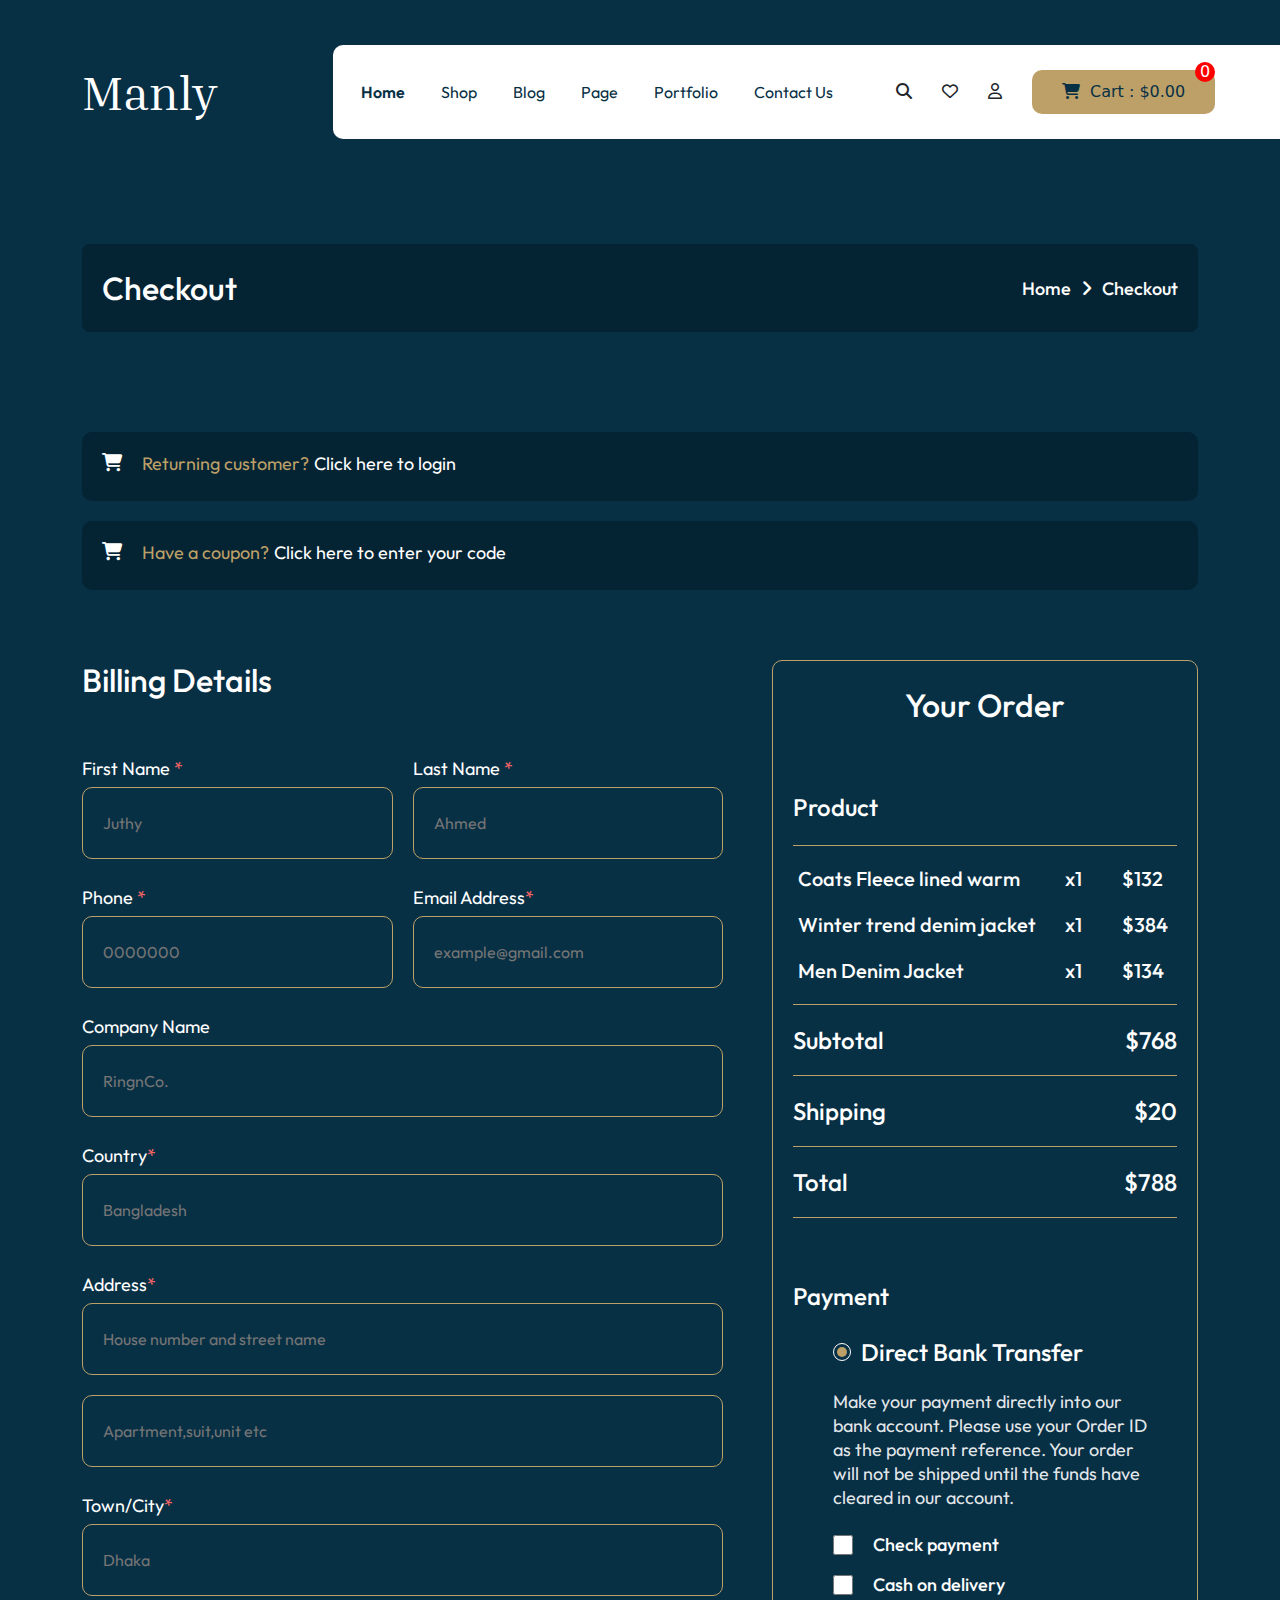
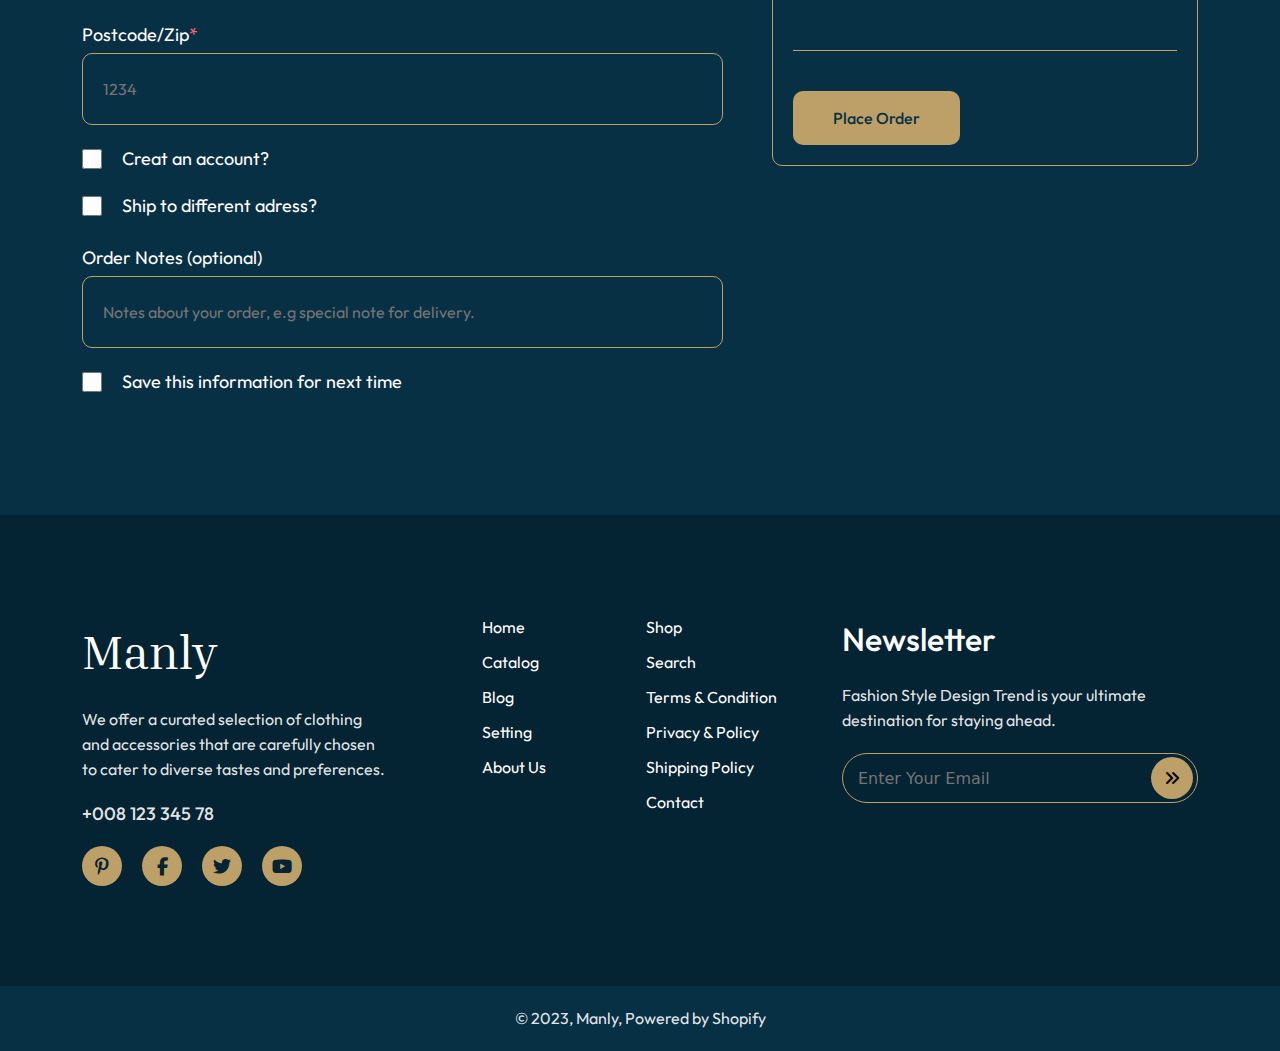
<file: checkout.html>
<!DOCTYPE html>
<html lang="en">

<head>
    <meta charset="UTF-8">
    <meta name="viewport" content="width=device-width, initial-scale=1.0">

    <link rel="stylesheet" href="https://cdnjs.cloudflare.com/ajax/libs/font-awesome/6.4.2/css/all.min.css" />

    <link href="https://fonts.googleapis.com/css2?family=Inria+Serif:wght@300;400&family=Outfit&display=swap"
        rel="stylesheet">

    <link rel="stylesheet" href="https://cdn.jsdelivr.net/npm/bootstrap@5.3.2/dist/css/bootstrap.min.css">

    <link rel="stylesheet" href="css/checkout.module.css">
    <title>Checkout</title>
</head>

<body>

    <nav class="navbar navbar-expand-lg">
        <div class="container">
            <a class="navbar-brand" href="index.html">Manly</a>
            <button class="navbar-toggler" type="button" data-bs-toggle="collapse"
                data-bs-target="#navbarSupportedContent" aria-controls="navbarSupportedContent" aria-expanded="false"
                aria-label="Toggle navigation">
                <span class="navbar-toggler-icon"></span>
            </button>
            <div class="collapse navbar-collapse" id="navbarSupportedContent">
                <ul class="navbar-nav ">
                    <li class="nav-item">
                        <a class="nav-link active" aria-current="page" href="index.html">Home</a>
                    </li>

                    <li class="nav-item">
                        <a class="nav-link" aria-current="page" href="shop.html">Shop</a>
                    </li>

                    <li class="nav-item">
                        <a class="nav-link" aria-current="page" href="blog.html">Blog</a>
                    </li>

                    <li class="nav-item">
                        <a class="nav-link" aria-current="page" href="about.html">Page</a>
                    </li>

                    <li class="nav-item">
                        <a class="nav-link" aria-current="page" href="#">Portfolio</a>
                    </li>

                    <li class="nav-item">
                        <a class="nav-link" aria-current="page" href="contact.html">Contact Us</a>
                    </li>

                </ul>
                <div class="icon">
                    <ul class="icons">
                        <li><i class="fa-solid fa-magnifying-glass"></i></li>
                        <li><i class="fa-regular fa-heart"></i></li>
                        <li><i class="fa-regular fa-user"></i></li>
                        <div class="cart">
                            <a href="cart.html"> <span><i class="fa-solid fa-cart-shopping"></i></span>Cart : $0.00</a>
                            <div class="circle">
                                <p>0</p>
                            </div>
                        </div>
                    </ul>

                </div>
            </div>
        </div>
    </nav>


    <!-- Menu-bar end -->

    <!-- top-part section start -->

    <section id="top-part">
        <div class="container">
            <div class="row">
                <div class="col-lg-12">
                    <div class="menubar">
                        <div class="left">
                            <p class="shop">Checkout</p>
                        </div>
                        <div class="menu">
                            <ul>
                                <li><a href="#">Home</a></li>
                                <li>
                                    <p><i class="fa-solid fa-angle-right"></i></p>
                                </li>
                                <li><a href="#">Checkout</a></li>
                            </ul>
                        </div>
                    </div>
                </div>
            </div>
        </div>
    </section>

    <!-- top-part section end -->




    <section id="input-part">
        <div class="container">
            <div class="row">
                <div class="col">
                    <div class="click">
                        <p><i class="fa-solid fa-cart-shopping"></i></p>
                        <span>Returning customer? </span>
                        <a href="#"> Click here to login</a>
                    </div>
                    <div class="click">
                        <p><i class="fa-solid fa-cart-shopping"></i></p>
                        <span>Have a coupon? </span>
                        <a href="#"> Click here to enter your code </a>
                    </div>
                </div>
            </div>

            <div class="row">
                <div class="col-lg-7">
                    <div class="billing-details">
                        <p>Billing Details</p>
                    </div>
                    <form action="#">
                        <div class="form-group">
                            <div class="input-field">
                                <p>First Name <span>*</span></p>
                                <input type="text" placeholder="Juthy" required>
                            </div>
                            <div class="input-field">
                                <p>Last Name <span>*</span></p>
                                <input type="text" placeholder="Ahmed" required>
                            </div>
                        </div>
                        <div class="form-group">
                            <div class="input-field">
                                <p>Phone <span>*</span></p>
                                <input type="number" placeholder="0000000" required>
                            </div>
                            <div class="input-field">
                                <p>Email Address<span>*</span></p>
                                <input type="email" placeholder="example@gmail.com" required>
                            </div>
                        </div>

                        <div class="input-field">
                            <p>Company Name</p>
                            <input type="text" placeholder="RingnCo.">
                        </div>
                        <div class="input-field">
                            <p>Country<span>*</span></p>
                            <input type="text" placeholder="Bangladesh" required>
                        </div>
                        <div class="input-field">
                            <p>Address<span>*</span></p>
                            <input type="text" placeholder="House number and street name" required>
                            <input type="text" placeholder="Apartment,suit,unit etc" required>
                        </div>
                        <div class="input-field">
                            <p>Town/City<span>*</span></p>
                            <input type="text" placeholder="Dhaka" required>
                        </div>
                        <div class="input-field">
                            <p>Postcode/Zip<span>*</span></p>
                            <input type="text" placeholder="1234" required>
                        </div>

                        <div class="check-box">
                            <input type="checkbox" value="checkbox1">
                            <label for="checkbox1">Creat an account?</label>
                        </div>
                        <div class="check-box">
                            <input type="checkbox" value="checkbox2">
                            <label for="checkbox2">Ship to different adress?</label>
                        </div>

                        <div class="input-field">
                            <p>Order Notes (optional)</p>
                            <input type="text" placeholder="Notes about your order, e.g special note for delivery.">
                        </div>

                        <div class="check-box">
                            <input type="checkbox" value="checkbox">
                            <label for="checkbox">Save this information for next time</label>
                        </div>
                        

                    </form>
                </div>


                <div class="col-lg-5">
                    <div class="order">
                        <p class="title">Your Order</p>

                        <div class="products">
                            <p class="product">Product</p>
                            <div class="quantitys">
                                <div class="quantity">
                                    <p class="title">Coats Fleece lined warm</p>
                                <p class="quan">x1</p>
                                <p class="price">$132</p>
                                </div>
                                <div class="quantity" >
                                    <p class="title">Winter trend  denim  jacket</p>
                                <p  class="quan">x1</p>
                                <p class="price">$384</p>
                                </div>
                                <div class="quantity">
                                    <p class="title">Men Denim Jacket</p>
                                <p class="quan">x1</p>
                                <p class="price">$134</p>
                                </div>
                                
                            </div>
                            <div class="subtotal">
                                <p>Subtotal</p>
                                <p>$768</p>
                            </div>
                            <div class="shipping">
                                <p>Shipping</p>
                                <p>$20</p>
                            </div>
                            <div class="total">
                                <p>Total</p>
                                <p>$788</p>
                            </div>
                        </div>

                        <div class="payment">
                            <p>Payment</p>
                            <div class="payment-method">
                                <ul>
                                    <li class="dot"><p></p></li>
                                    <li><p>Direct Bank Transfer </p></li>
                                </ul>
                                <p class="desc">Make your payment directly into our bank account. Please use your Order ID as the payment reference. Your order will not be shipped until the funds have cleared in our account.</p>
                                <div class="check-box">
                                    <input type="checkbox">
                                    <label for="checkbox">Check payment</label>
                                </div>
                                <div class="check-box">
                                    <input type="checkbox">
                                    <label for="checkbox">Cash on delivery</label>
                                </div>
                            </div>
                        </div>
                        <button type="submit">Place Order</button>

                    </div>
                </div>
            </div>
        </div>
    </section>



    <!-- common section -->

    <!-- contact section start -->

    <section id="contact">
        <div class="container">
            <div class="row">
                <div class="col-lg-4">
                    <div class="left">
                        <p class="logo">Manly</p>
                        <p class="desc">We offer a curated selection of clothing and accessories that are carefully
                            chosen to cater to diverse tastes and preferences.</p>
                        <p class="number">+008 123 345 78</p>
                        <div class="social">
                            <ul>
                                <li><a href="#"><i class="fa-brands fa-pinterest-p"></i></a></li>
                                <li><a href="#"><i class="fa-brands fa-facebook-f"></i></a></li>
                                <li><a href="#"><i class="fa-brands fa-twitter"></i></a></li>
                                <li><a href="#"><i class="fa-brands fa-youtube"></i></a></li>
                            </ul>
                        </div>
                    </div>
                </div>
                <div class="col-lg-4">
                    <div class="middle">
                        <ul>
                            <li><a href="#">Home</a></li>
                            <li><a href="#">Catalog</a></li>
                            <li><a href="#">Blog</a></li>
                            <li><a href="#">Setting</a></li>
                            <li><a href="#">About Us</a></li>
                        </ul>
                        <ul>
                            <li><a href="#">Shop</a></li>
                            <li><a href="#">Search</a></li>
                            <li><a href="#">Terms & Condition</a></li>
                            <li><a href="#">Privacy & Policy</a></li>
                            <li><a href="#">Shipping Policy</a></li>
                            <li><a href="#">Contact</a></li>
                        </ul>
                    </div>
                </div>
                <div class="col-lg-4">
                    <div class="right">
                        <p class="newsletter">Newsletter</p>
                        <p class="desc">Fashion Style Design Trend is your ultimate destination for staying ahead.</p>
                        <div class="input-field">
                            <input type="text" placeholder="Enter Your Email">
                            <button type="submit"><i class="fa-solid fa-angles-right"></i></button>
                        </div>
                    </div>
                </div>
            </div>
        </div>
    </section>


    <!-- contact section end -->


    <!-- footer section start -->

    <section id="footer">
        <div class="container">
            <div class="col-lg-12">
                <div class="footer-text">
                    <p class="text">© 2023, Manly, Powered by Shopify</p>
                </div>
            </div>
        </div>
    </section>

    <!-- footer section end -->


    <script src="https://cdn.jsdelivr.net/npm/bootstrap@5.3.2/dist/js/bootstrap.bundle.min.js"></script>
    <script src="js/script.js"></script>


</body>

</html>
</file>
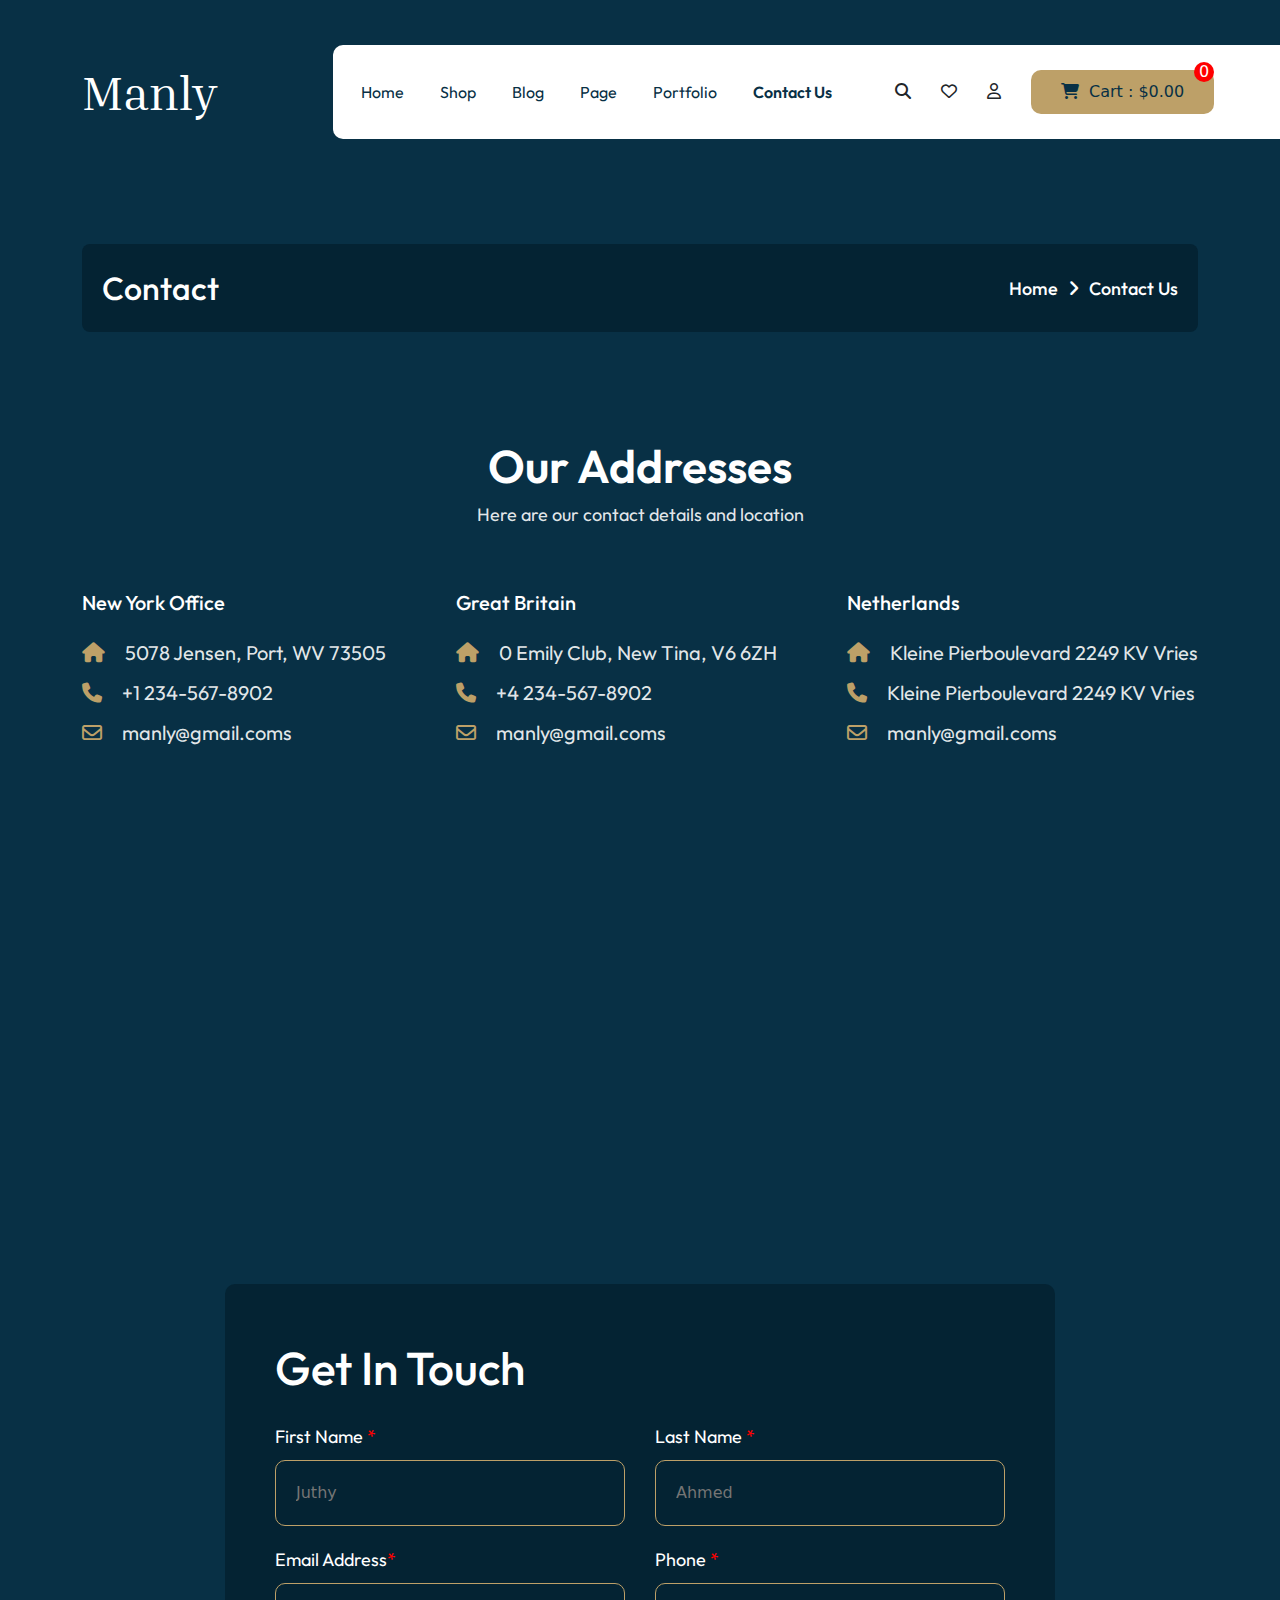
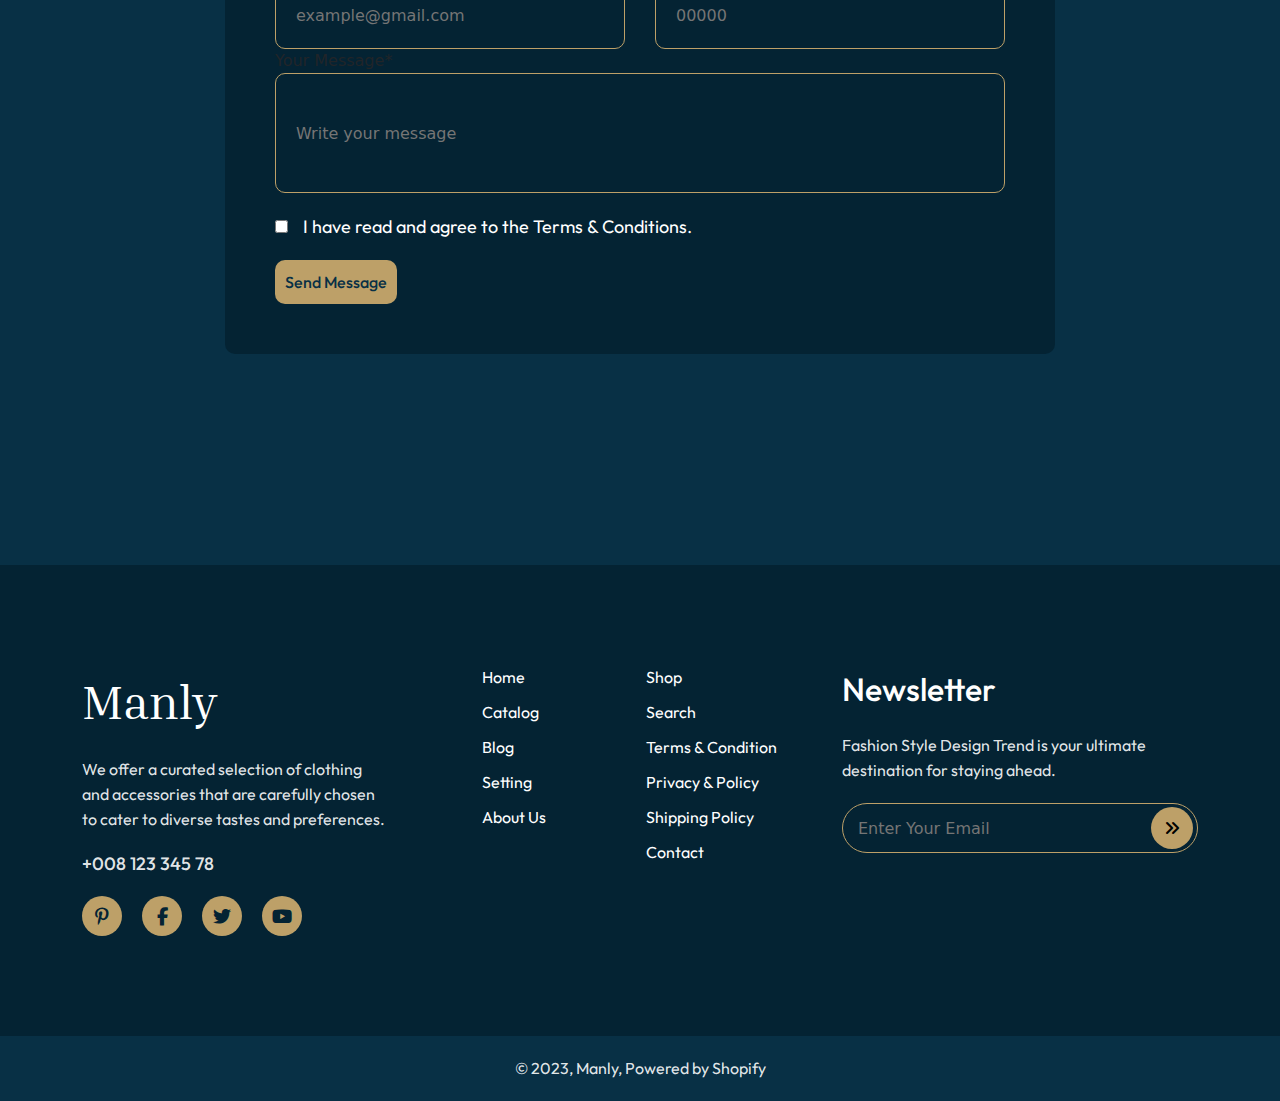
<file: contact.html>
<!DOCTYPE html>
<html lang="en">

<head>
    <meta charset="UTF-8">
    <meta name="viewport" content="width=device-width, initial-scale=1.0">

    <link rel="stylesheet" href="https://cdnjs.cloudflare.com/ajax/libs/font-awesome/6.4.2/css/all.min.css" />

    <link href="https://fonts.googleapis.com/css2?family=Inria+Serif:wght@300;400&family=Outfit&display=swap"
        rel="stylesheet">

    <link rel="stylesheet" href="https://cdn.jsdelivr.net/npm/bootstrap@5.3.2/dist/css/bootstrap.min.css">

    <link rel="stylesheet" href="css/contact.module.css">
    
    <title>Contact</title>
</head>

<body>

    <nav class="navbar navbar-expand-lg">
        <div class="container">
            <a class="navbar-brand" href="index.html">Manly</a>
            <button class="navbar-toggler" type="button" data-bs-toggle="collapse"
                data-bs-target="#navbarSupportedContent" aria-controls="navbarSupportedContent" aria-expanded="false"
                aria-label="Toggle navigation">
                <span class="navbar-toggler-icon"></span>
            </button>
            <div class="collapse navbar-collapse" id="navbarSupportedContent">
                <ul class="navbar-nav ">
                    <li class="nav-item">
                        <a class="nav-link" aria-current="page" href="index.html">Home</a>
                    </li>

                    <li class="nav-item">
                        <a class="nav-link" aria-current="page" href="shop.html">Shop</a>
                    </li>

                    <li class="nav-item">
                        <a class="nav-link" aria-current="page" href="blog.html">Blog</a>
                    </li>

                    <li class="nav-item">
                        <a class="nav-link" aria-current="page" href="about.html">Page</a>
                    </li>

                    <li class="nav-item">
                        <a class="nav-link" aria-current="page" href="#">Portfolio</a>
                    </li>

                    <li class="nav-item">
                        <a class="nav-link active" aria-current="page" href="#">Contact Us</a>
                    </li>

                </ul>
                <div class="icon">
                    <ul class="icons">
                        <li><i class="fa-solid fa-magnifying-glass"></i></li>
                        <li><i class="fa-regular fa-heart"></i></li>
                        <li><i class="fa-regular fa-user"></i></li>
                        <div class="cart">
                            <a href="cart.html"> <span><i class="fa-solid fa-cart-shopping"></i></span>Cart : $0.00</a>
                            <div class="circle">
                                <p>0</p>
                            </div>
                        </div>
                    </ul>

                </div>
            </div>
        </div>
    </nav>


    <!-- Menu-bar end -->

    <!-- top-part section start -->

    <section id="top-part">
        <div class="container">
            <div class="row">
                <div class="col-lg-12">
                    <div class="menubar">
                        <div class="left">
                            <p class="shop">Contact</p>
                        </div>
                        <div class="menu">
                            <ul>
                                <li><a href="#">Home</a></li>
                                <li>
                                    <p><i class="fa-solid fa-angle-right"></i></p>
                                </li>
                                <li><a href="#">Contact Us</a></li>
                            </ul>
                        </div>
                    </div>
                </div>
            </div>
        </div>
    </section>

    <!-- top-part section end -->



    <!-- contact-part section start -->

    <section id="contact-part">
        <div class="container">
            <div class="row">
                <div class="col">
                    <div class="address">
                        <p class="title">Our Addresses</p>
                        <p class="sub">Here are our contact details and location</p>
                        <div class="countries">
                            <div class="country">
                                <p>New York Office</p>
                                <ul>
                                    <li><i class="fa-solid fa-house"></i>5078 Jensen, Port, WV 73505</li>
                                    <li><i class="fa-solid fa-phone"></i>+1 234-567-8902</li>
                                    <li><i class="fa-regular fa-envelope"></i>manly@gmail.coms</li>
                                </ul>
                            </div>

                            <div class="country">
                                <p>Great Britain</p>
                                <ul>
                                    <li><i class="fa-solid fa-house"></i>0 Emily Club, New Tina, V6 6ZH</li>
                                    <li><i class="fa-solid fa-phone"></i>+4 234-567-8902</li>
                                    <li><i class="fa-regular fa-envelope"></i>manly@gmail.coms</li>
                                </ul>
                            </div>

                            <div class="country">
                                <p>Netherlands</p>
                                <ul>
                                    <li><i class="fa-solid fa-house"></i>Kleine Pierboulevard 2249 KV Vries</li>
                                    <li><i class="fa-solid fa-phone"></i>Kleine Pierboulevard 2249 KV Vries</li>
                                    <li><i class="fa-regular fa-envelope"></i>manly@gmail.coms</li>
                                </ul>
                            </div>

                        </div>
                    </div>
                </div>
            </div>
        </div>
    </section>



    <section id="map-part">
        <div class="map">
            <iframe src="https://www.google.com/maps/embed?pb=!1m18!1m12!1m3!1d116833.95338886736!2d90.41968899999999!3d23.7808405!2m3!1f0!2f0!3f0!3m2!1i1024!2i768!4f13.1!3m3!1m2!1s0x3755b8b087026b81%3A0x8fa563bbdd5904c2!2sDhaka!5e0!3m2!1sen!2sbd!4v1699646822460!5m2!1sen!2sbd" width="600" height="450" style="border:0;" allowfullscreen="" loading="lazy" referrerpolicy="no-referrer-when-downgrade"></iframe>
        </div>
    </section>

    <section id="form-part">
        <div class="container">
            <div class="form">
                <p class="form-title">Get in Touch</p>
                <form action="$">
                    <div class="form-group">
                        <div class="form-field">
                            <p>First Name <span>*</span></p>
                            <input type="text" placeholder="Juthy" required>
                        </div>
                        <div class="form-field">
                            <p>Last Name <span>*</span></p>
                            <input type="text" placeholder="Ahmed" required>
                        </div>
                    </div>
                    <div class="form-group">
                        <div class="form-field">
                            <p>Email Address<span>*</span></p>
                            <input type="email" placeholder="example@gmail.com" required>
                        </div>
                        <div class="form-field">
                            <p>Phone <span>*</span></p>
                            <input type="text" placeholder="00000" required>
                        </div>
                    </div>
                    <div class="form-message">
                        <p>Your Message<span>*</span></p>
                        <input type="email" placeholder="Write your message" required>
                    </div>
                    <div class="checkbox">
                        <input type="checkbox">
                    <label for="checkbox">I have read and agree to the Terms & Conditions.</label>
                    </div>
                    <button type="submit">Send Message</button>
                </form>
            </div>
        </div>
    </section>


    <!-- contact-part section end -->




     
   

    <!-- common section -->


    <!-- contact section start -->

    <section id="contact">
        <div class="container">
            <div class="row">
                <div class="col-lg-4">
                    <div class="left">
                        <p class="logo">Manly</p>
                        <p class="desc">We offer a curated selection of clothing and accessories that are carefully
                            chosen to cater to diverse tastes and preferences.</p>
                        <p class="number">+008 123 345 78</p>
                        <div class="social">
                            <ul>
                                <li><a href="#"><i class="fa-brands fa-pinterest-p"></i></a></li>
                                <li><a href="#"><i class="fa-brands fa-facebook-f"></i></a></li>
                                <li><a href="#"><i class="fa-brands fa-twitter"></i></a></li>
                                <li><a href="#"><i class="fa-brands fa-youtube"></i></a></li>
                            </ul>
                        </div>
                    </div>
                </div>
                <div class="col-lg-4">
                    <div class="middle">
                        <ul>
                            <li><a href="#">Home</a></li>
                            <li><a href="#">Catalog</a></li>
                            <li><a href="#">Blog</a></li>
                            <li><a href="#">Setting</a></li>
                            <li><a href="#">About Us</a></li>
                        </ul>
                        <ul>
                            <li><a href="#">Shop</a></li>
                            <li><a href="#">Search</a></li>
                            <li><a href="#">Terms & Condition</a></li>
                            <li><a href="#">Privacy & Policy</a></li>
                            <li><a href="#">Shipping Policy</a></li>
                            <li><a href="#">Contact</a></li>
                        </ul>
                    </div>
                </div>
                <div class="col-lg-4">
                    <div class="right">
                        <p class="newsletter">Newsletter</p>
                        <p class="desc">Fashion Style Design Trend is your ultimate destination for staying ahead.</p>
                        <div class="input-field">
                            <input type="text" placeholder="Enter Your Email">
                            <button type="submit"><i class="fa-solid fa-angles-right"></i></button>
                        </div>
                    </div>
                </div>
            </div>
        </div>
    </section>


    <!-- contact section end -->


    <!-- footer section start -->

    <section id="footer">
        <div class="container">
            <div class="col-lg-12">
                <div class="footer-text">
                    <p class="text">© 2023, Manly, Powered by Shopify</p>
                </div>
            </div>
        </div>
    </section>

    <!-- footer section end -->


    <script src="https://cdn.jsdelivr.net/npm/bootstrap@5.3.2/dist/js/bootstrap.bundle.min.js"></script>
    <script src="js/script.js"></script>

</body>

</html>
</file>
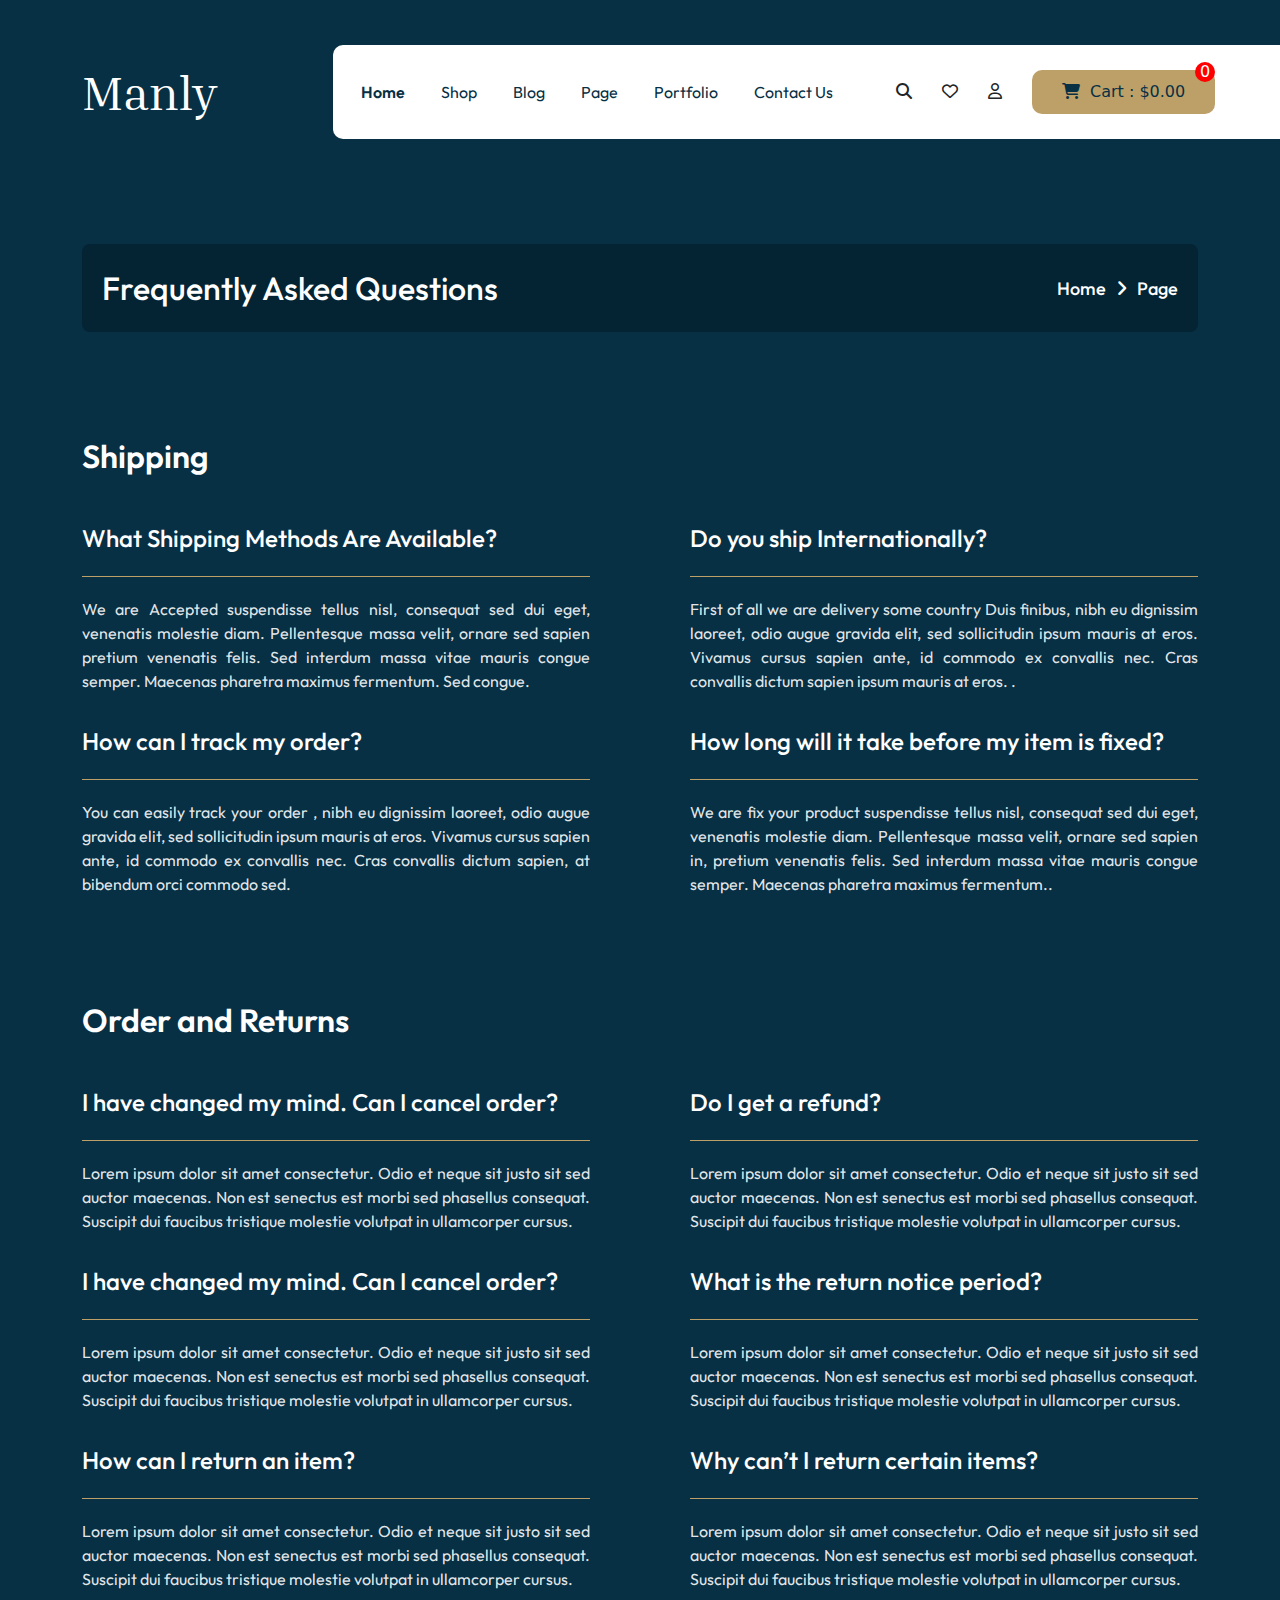
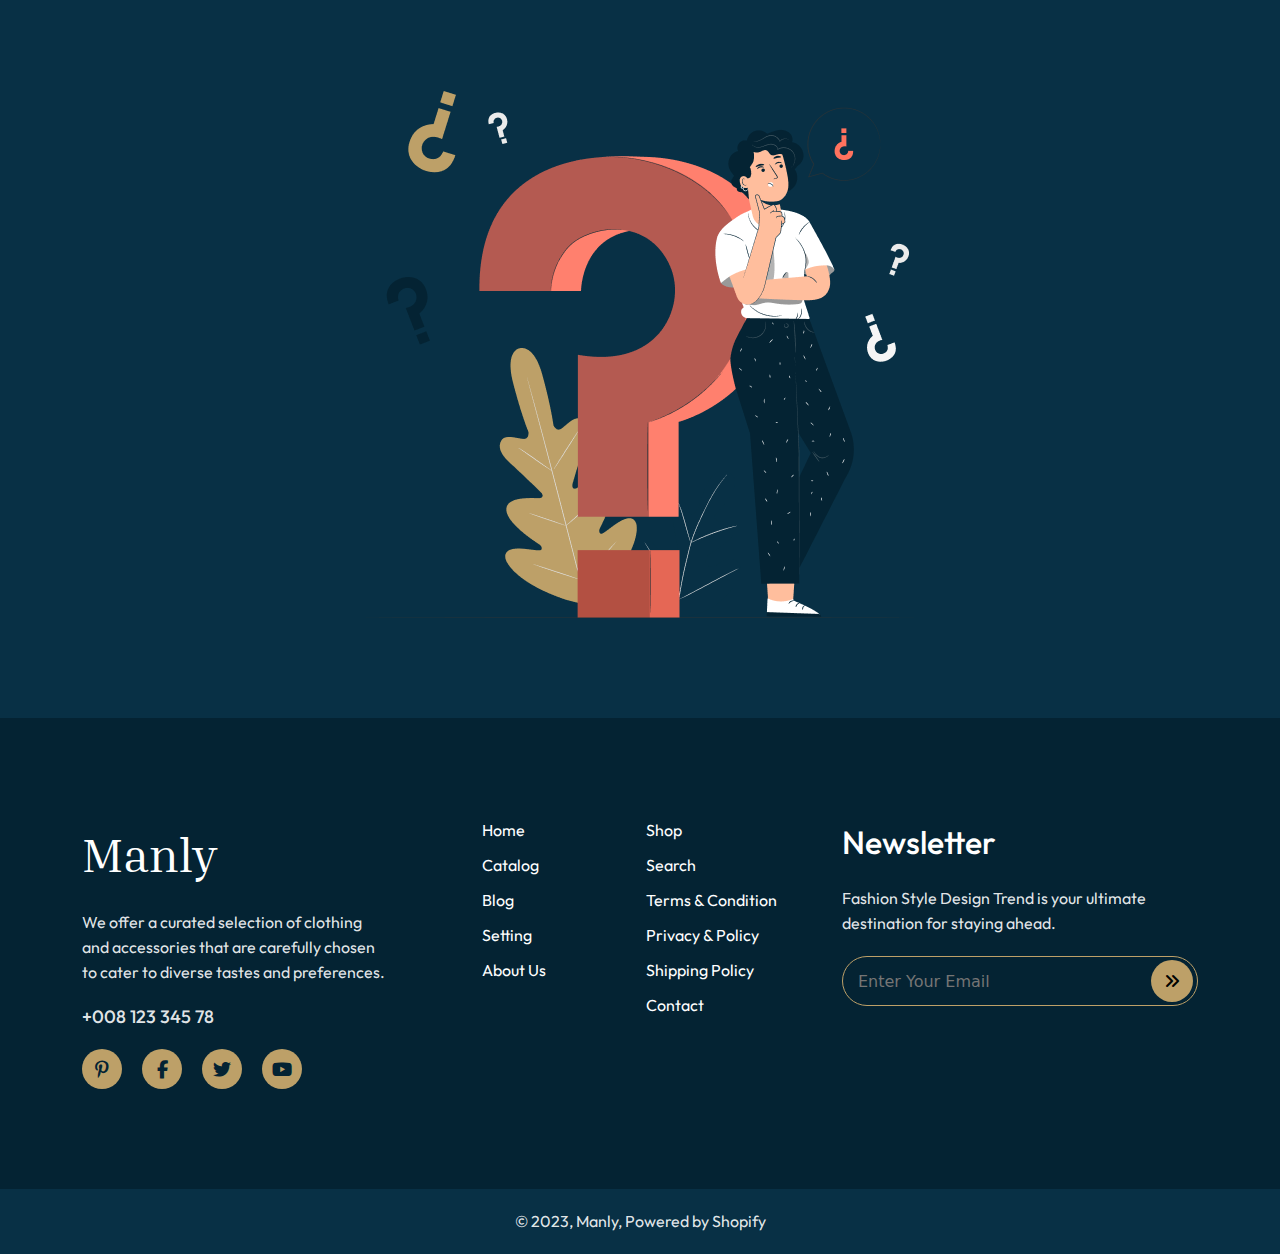
<file: faq.html>
<!DOCTYPE html>
<html lang="en">

<head>
    <meta charset="UTF-8">
    <meta name="viewport" content="width=device-width, initial-scale=1.0">

    <link rel="stylesheet" href="https://cdnjs.cloudflare.com/ajax/libs/font-awesome/6.4.2/css/all.min.css" />

    <link href="https://fonts.googleapis.com/css2?family=Inria+Serif:wght@300;400&family=Outfit&display=swap"
        rel="stylesheet">

    <link rel="stylesheet" href="https://cdn.jsdelivr.net/npm/bootstrap@5.3.2/dist/css/bootstrap.min.css">

    <link rel="stylesheet" href="css/faq.module.css">
    <title>FAQ</title>
</head>

<body>

    <nav class="navbar navbar-expand-lg">
        <div class="container">
            <a class="navbar-brand" href="index.html">Manly</a>
            <button class="navbar-toggler" type="button" data-bs-toggle="collapse"
                data-bs-target="#navbarSupportedContent" aria-controls="navbarSupportedContent" aria-expanded="false"
                aria-label="Toggle navigation">
                <span class="navbar-toggler-icon"></span>
            </button>
            <div class="collapse navbar-collapse" id="navbarSupportedContent">
                <ul class="navbar-nav ">
                    <li class="nav-item">
                        <a class="nav-link active" aria-current="page" href="index.html">Home</a>
                    </li>

                    <li class="nav-item">
                        <a class="nav-link" aria-current="page" href="shop.html">Shop</a>
                    </li>

                    <li class="nav-item">
                        <a class="nav-link" aria-current="page" href="blog.html">Blog</a>
                    </li>

                    <li class="nav-item">
                        <a class="nav-link" aria-current="page" href="about.html">Page</a>
                    </li>

                    <li class="nav-item">
                        <a class="nav-link" aria-current="page" href="#">Portfolio</a>
                    </li>

                    <li class="nav-item">
                        <a class="nav-link" aria-current="page" href="contact.html">Contact Us</a>
                    </li>

                </ul>
                <div class="icon">
                    <ul class="icons">
                        <li><i class="fa-solid fa-magnifying-glass"></i></li>
                        <li><i class="fa-regular fa-heart"></i></li>
                        <li><i class="fa-regular fa-user"></i></li>
                        <div class="cart">
                            <a href="cart.html"> <span><i class="fa-solid fa-cart-shopping"></i></span>Cart : $0.00</a>
                            <div class="circle">
                                <p>0</p>
                            </div>
                        </div>
                    </ul>

                </div>
            </div>
        </div>
    </nav>


    <!-- Menu-bar end -->

    <!-- top-part section start -->

    <section id="top-part">
        <div class="container">
            <div class="row">
                <div class="col-lg-12">
                    <div class="menubar">
                        <div class="left">
                            <p class="shop">Frequently Asked Questions</p>
                        </div>
                        <div class="menu">
                            <ul>
                                <li><a href="#">Home</a></li>
                                <li>
                                    <p><i class="fa-solid fa-angle-right"></i></p>
                                </li>
                                <li><a href="#">Page</a></li>
                            </ul>
                        </div>
                    </div>
                </div>
            </div>
        </div>
    </section>

    <!-- top-part section end -->


    <!-- questions-part section start -->


    <section id="questions-part">
        <div class="container">
            <div class="questions">
                <p class="title">Shipping</p>
                <div class="question">
                    <div class="left">
                        <p class="sub-title">What Shipping Methods Are Available?</p>
                        <p class="desc">We are Accepted suspendisse tellus nisl, consequat sed dui eget, venenatis
                            molestie diam. Pellentesque massa velit, ornare sed sapien pretium venenatis felis. Sed
                            interdum massa vitae mauris congue semper. Maecenas pharetra maximus fermentum. Sed congue.
                        </p>
                    </div>

                    <div class="left">
                        <p class="sub-title">Do you ship Internationally?</p>
                        <p class="desc">First of all we are delivery some country Duis finibus, nibh eu dignissim
                            laoreet, odio augue gravida elit, sed sollicitudin ipsum mauris at eros. Vivamus cursus
                            sapien ante, id commodo ex convallis nec. Cras convallis dictum sapien ipsum mauris at eros.
                            .</p>
                    </div>
                </div>
                <div class="question">
                    <div class="left">
                        <p class="sub-title">How can I track my order?</p>
                        <p class="desc">You can easily track your order , nibh eu dignissim laoreet, odio augue gravida
                            elit, sed sollicitudin ipsum mauris at eros. Vivamus cursus sapien ante, id commodo ex
                            convallis nec. Cras convallis dictum sapien, at bibendum orci commodo sed.</p>
                    </div>

                    <div class="left">
                        <p class="sub-title">How long will it take before my item is fixed?</p>
                        <p class="desc">We are fix your product suspendisse tellus nisl, consequat sed dui eget,
                            venenatis molestie diam. Pellentesque massa velit, ornare sed sapien in, pretium venenatis
                            felis. Sed interdum massa vitae mauris congue semper. Maecenas pharetra maximus fermentum..
                        </p>
                    </div>
                </div>
            </div>

            <div class="questions">
                <p class="title">Order and Returns</p>
                <div class="question">
                    <div class="left">
                        <p class="sub-title">I have changed my mind. Can I cancel order?</p>
                        <p class="desc">Lorem ipsum dolor sit amet consectetur. Odio et neque sit justo sit sed auctor maecenas. Non est senectus est morbi sed phasellus consequat. Suscipit dui faucibus tristique molestie volutpat in ullamcorper cursus.
                        </p>
                    </div>

                    <div class="left">
                        <p class="sub-title">Do I get a refund?</p>
                        <p class="desc">Lorem ipsum dolor sit amet consectetur. Odio et neque sit justo sit sed auctor maecenas. Non est senectus est morbi sed phasellus consequat. Suscipit dui faucibus tristique molestie volutpat in ullamcorper cursus.</p>
                    </div>
                </div>
                <div class="question">
                    <div class="left">
                        <p class="sub-title">I have changed my mind. Can I cancel order?</p>
                        <p class="desc">Lorem ipsum dolor sit amet consectetur. Odio et neque sit justo sit sed auctor maecenas. Non est senectus est morbi sed phasellus consequat. Suscipit dui faucibus tristique molestie volutpat in ullamcorper cursus.</p>
                    </div>

                    <div class="left">
                        <p class="sub-title">What is the return notice period?</p>
                        <p class="desc">Lorem ipsum dolor sit amet consectetur. Odio et neque sit justo sit sed auctor maecenas. Non est senectus est morbi sed phasellus consequat. Suscipit dui faucibus tristique molestie volutpat in ullamcorper cursus.
                        </p>
                    </div>
                </div>

                <div class="question">
                    <div class="left">
                        <p class="sub-title">How can I return an item?</p>
                        <p class="desc">Lorem ipsum dolor sit amet consectetur. Odio et neque sit justo sit sed auctor maecenas. Non est senectus est morbi sed phasellus consequat. Suscipit dui faucibus tristique molestie volutpat in ullamcorper cursus.</p>
                    </div>

                    <div class="left">
                        <p class="sub-title">Why can’t I return certain items?</p>
                        <p class="desc">Lorem ipsum dolor sit amet consectetur. Odio et neque sit justo sit sed auctor maecenas. Non est senectus est morbi sed phasellus consequat. Suscipit dui faucibus tristique molestie volutpat in ullamcorper cursus.
                        </p>
                    </div>
                </div>
            </div>

            <div class="img">
                <img src="images/question-img.png" alt="question-img">
            </div>


        </div>
    </section>



    <!-- questions-part section end -->







    <!-- common section -->


    <!-- contact section start -->

    <section id="contact">
        <div class="container">
            <div class="row">
                <div class="col-lg-4">
                    <div class="left">
                        <p class="logo">Manly</p>
                        <p class="desc">We offer a curated selection of clothing and accessories that are carefully
                            chosen to cater to diverse tastes and preferences.</p>
                        <p class="number">+008 123 345 78</p>
                        <div class="social">
                            <ul>
                                <li><a href="#"><i class="fa-brands fa-pinterest-p"></i></a></li>
                                <li><a href="#"><i class="fa-brands fa-facebook-f"></i></a></li>
                                <li><a href="#"><i class="fa-brands fa-twitter"></i></a></li>
                                <li><a href="#"><i class="fa-brands fa-youtube"></i></a></li>
                            </ul>
                        </div>
                    </div>
                </div>
                <div class="col-lg-4">
                    <div class="middle">
                        <ul>
                            <li><a href="#">Home</a></li>
                            <li><a href="#">Catalog</a></li>
                            <li><a href="#">Blog</a></li>
                            <li><a href="#">Setting</a></li>
                            <li><a href="#">About Us</a></li>
                        </ul>
                        <ul>
                            <li><a href="#">Shop</a></li>
                            <li><a href="#">Search</a></li>
                            <li><a href="#">Terms & Condition</a></li>
                            <li><a href="#">Privacy & Policy</a></li>
                            <li><a href="#">Shipping Policy</a></li>
                            <li><a href="#">Contact</a></li>
                        </ul>
                    </div>
                </div>
                <div class="col-lg-4">
                    <div class="right">
                        <p class="newsletter">Newsletter</p>
                        <p class="desc">Fashion Style Design Trend is your ultimate destination for staying ahead.</p>
                        <div class="input-field">
                            <input type="text" placeholder="Enter Your Email">
                            <button type="submit"><i class="fa-solid fa-angles-right"></i></button>
                        </div>
                    </div>
                </div>
            </div>
        </div>
    </section>


    <!-- contact section end -->


    <!-- footer section start -->

    <section id="footer">
        <div class="container">
            <div class="col-lg-12">
                <div class="footer-text">
                    <p class="text">© 2023, Manly, Powered by Shopify</p>
                </div>
            </div>
        </div>
    </section>

    <!-- footer section end -->


    <script src="https://cdn.jsdelivr.net/npm/bootstrap@5.3.2/dist/js/bootstrap.bundle.min.js"></script>
    <script src="js/script.js"></script>


</body>

</html>
</file>
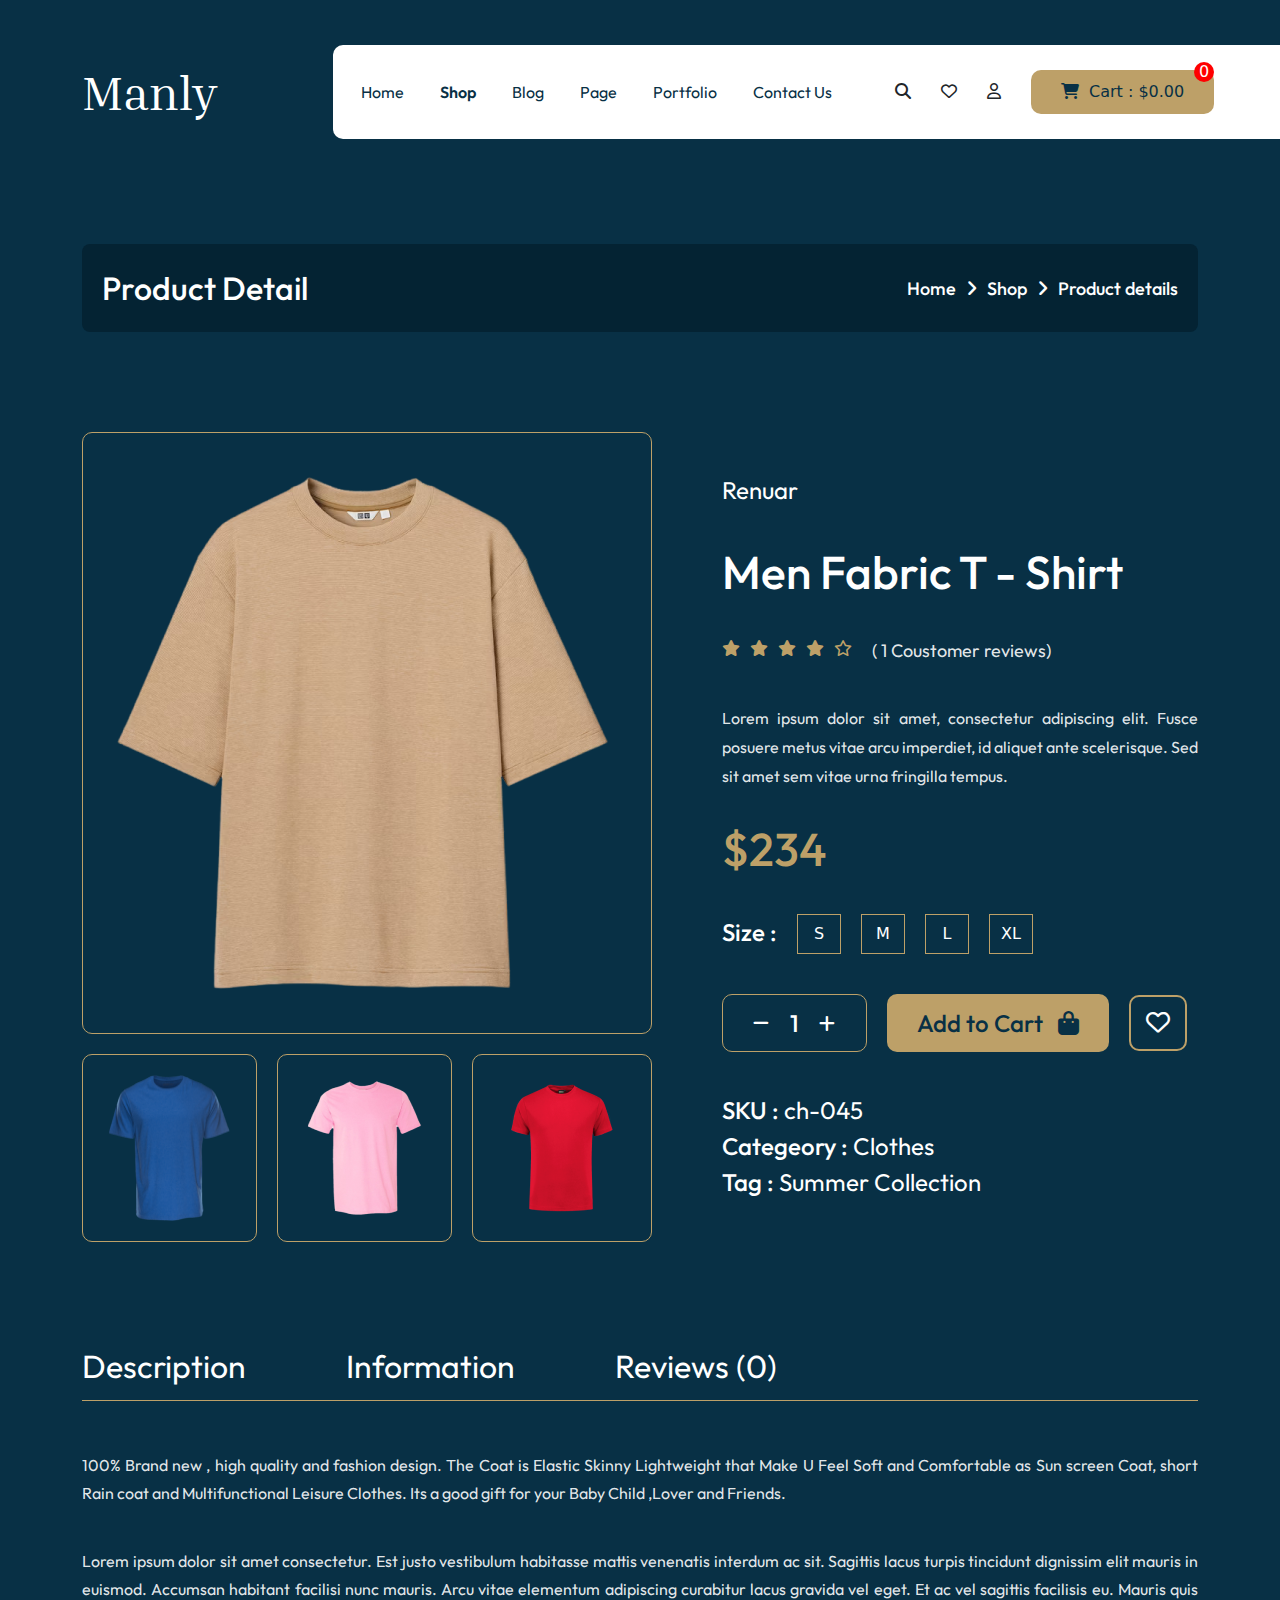
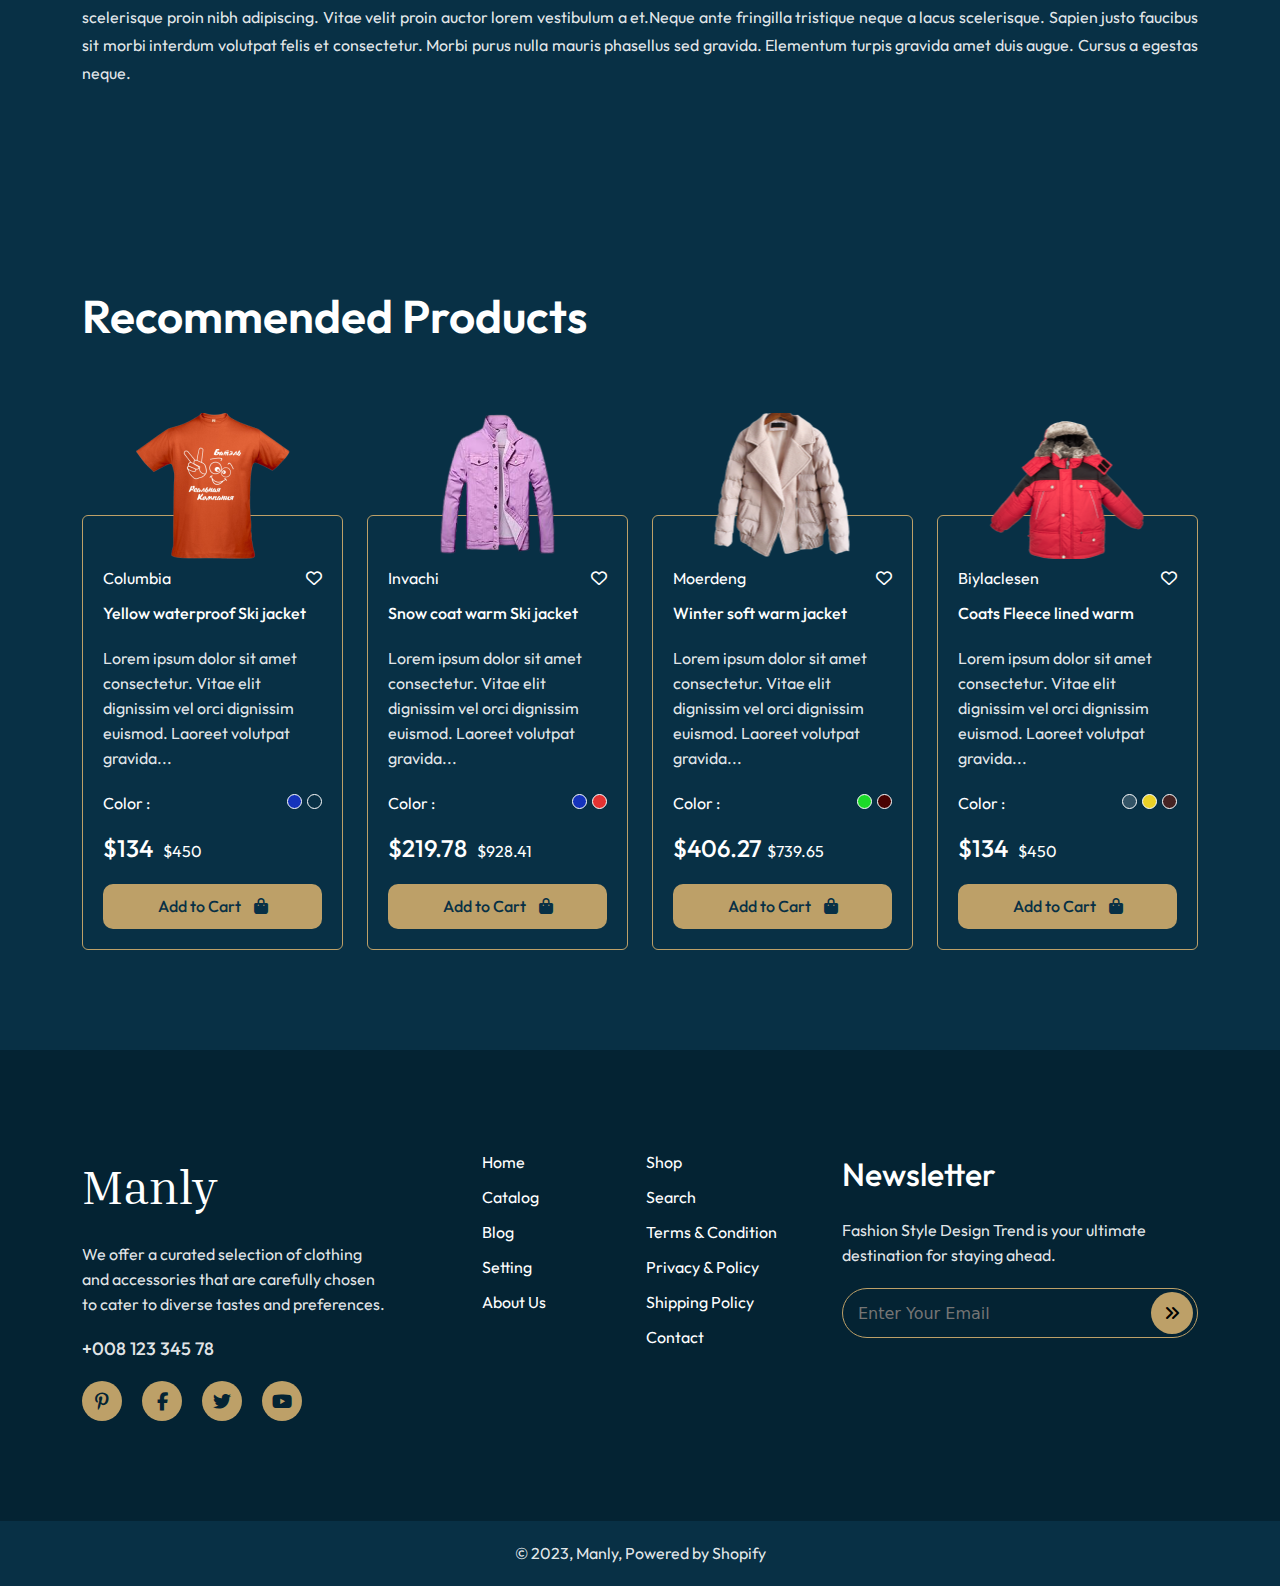
<file: product-details.html>
<!DOCTYPE html>
<html lang="en">

<head>
    <meta charset="UTF-8">
    <meta name="viewport" content="width=device-width, initial-scale=1.0">

    <link rel="stylesheet" href="https://cdnjs.cloudflare.com/ajax/libs/font-awesome/6.4.2/css/all.min.css" />

    <link href="https://fonts.googleapis.com/css2?family=Inria+Serif:wght@300;400&family=Outfit&display=swap"
        rel="stylesheet">

    <link rel="stylesheet" href="https://cdn.jsdelivr.net/npm/bootstrap@5.3.2/dist/css/bootstrap.min.css">

    <link rel="stylesheet" href="css/product-details.module.css">
    <title>Product</title>
</head>

<body>

    <nav class="navbar navbar-expand-lg">
        <div class="container">
            <a class="navbar-brand" href="index.html">Manly</a>
            <button class="navbar-toggler" type="button" data-bs-toggle="collapse"
                data-bs-target="#navbarSupportedContent" aria-controls="navbarSupportedContent" aria-expanded="false"
                aria-label="Toggle navigation">
                <span class="navbar-toggler-icon"></span>
            </button>
            <div class="collapse navbar-collapse" id="navbarSupportedContent">
                <ul class="navbar-nav ">
                    <li class="nav-item">
                        <a class="nav-link" aria-current="page" href="index.html">Home</a>
                    </li>

                    <li class="nav-item">
                        <a class="nav-link active" aria-current="page" href="shop.html">Shop</a>
                    </li>

                    <li class="nav-item">
                        <a class="nav-link" aria-current="page" href="blog.html">Blog</a>
                    </li>

                    <li class="nav-item">
                        <a class="nav-link" aria-current="page" href="about.html">Page</a>
                    </li>

                    <li class="nav-item">
                        <a class="nav-link" aria-current="page" href="#">Portfolio</a>
                    </li>

                    <li class="nav-item">
                        <a class="nav-link" aria-current="page" href="contact.html">Contact Us</a>
                    </li>

                </ul>
                <div class="icon">
                    <ul class="icons">
                        <li><i class="fa-solid fa-magnifying-glass"></i></li>
                        <li><i class="fa-regular fa-heart"></i></li>
                        <li><i class="fa-regular fa-user"></i></li>
                        <div class="cart">
                            <a href="cart.html"> <span><i class="fa-solid fa-cart-shopping"></i></span>Cart : $0.00</a>
                            <div class="circle">
                                <p>0</p>
                            </div>
                        </div>
                    </ul>

                </div>
            </div>
        </div>
    </nav>


    <!-- Menu-bar end -->

    <!-- top-part section start -->

    <section id="top-part">
        <div class="container">
            <div class="row">
                <div class="col-lg-12">
                    <div class="menubar">
                        <div class="left">
                            <p class="shop">Product Detail</p>
                        </div>
                        <div class="menu">
                            <ul>
                                <li><a href="#">Home</a></li>
                                <li>
                                    <p><i class="fa-solid fa-angle-right"></i></p>
                                </li>
                                <li><a href="#">Shop</a></li>
                                <li>
                                    <p><i class="fa-solid fa-angle-right"></i></p>
                                </li>
                                <li><a href="#">Product details</a></li>
                            </ul>
                        </div>
                    </div>
                </div>
            </div>
        </div>
    </section>

    <!-- top-part section end -->




    <!-- product details section start -->

    <section id="product-details">
        <div class="container">
            <div class="row">
                <div class="col-lg-12">
                    <div class="details">
                        <div class="img">
                            <div class="big-img">
                                <img src="images/details-img1.png" alt="details-img">
                            </div>
                            <div class="samll-img">
                                <img src="images/details-img2.png" alt="details">
                                <img src="images/details-img3.png" alt="details">
                                <img src="images/details-img4.png" alt="details">
                            </div>
                        </div>
                        <div class="text">
                            <p class="sub-title">Renuar</p>
                            <p class="title">Men fabric T - shirt</p>
                            <div class="review">
                                <ul>
                                    <li><i class="fa-solid fa-star"></i></li>
                                    <li><i class="fa-solid fa-star"></i></li>
                                    <li><i class="fa-solid fa-star"></i></li>
                                    <li><i class="fa-solid fa-star"></i></li>
                                    <li><i class="fa-regular fa-star"></i></li>
                                </ul>
                                <p>( 1 Coustomer reviews) </p>
                            </div>
                            <p class="desc">Lorem ipsum dolor sit amet, consectetur adipiscing elit. Fusce posuere metus vitae arcu imperdiet, id aliquet ante scelerisque. Sed sit amet sem vitae urna fringilla tempus.</p>

                            <p class="price">$234</p>

                            <div class="size">
                                <p>Size :</p>
                                <ul>
                                    <li>S</li>
                                    <li>M</li>
                                    <li>L</li>
                                    <li>XL</li>
                                </ul>
                            </div>

                            <div class="buttons">
                                <div class="add">
                                    <ul>
                                        <li><i class="fa-solid fa-minus"></i></li>
                                        <li class="one">1</li>
                                        <li><i class="fa-solid fa-plus"></i></li>
                                    </ul>
                                </div>

                                <button>Add to Cart <span><i
                                    class="fa-solid fa-bag-shopping"></i></span>
                                </button>
                                <div class="heart"><p><i class="fa-regular fa-heart"></i></p></div>
                            </div>

                            <p class="sku"><span>SKU :</span> ch-045</p>
                            <p class="sku"><span>Categeory : </span>Clothes</p>
                            <p class="sku"><span>Tag :</span> Summer Collection</p>

                        </div>
                    </div>
                </div>
            </div>
        </div>
    </section>



    <!-- product details section end -->



    <!-- description section start -->


    <section id="description">
        <div class="container">
            <div class="title">
                <a href="#">Description</a>
                <a href="#">Information</a>
                <a href="#">Reviews (0)</a>
            </div>
            <div class="desc">
                <p class="desc-one">100% Brand new , high quality and fashion design. The Coat is Elastic Skinny Lightweight that Make U Feel Soft and Comfortable as Sun screen Coat, short Rain coat and Multifunctional Leisure Clothes. Its a good gift for your Baby Child ,Lover and Friends.</p>
            <p class="desc-two">Lorem ipsum dolor sit amet consectetur. Est justo vestibulum habitasse mattis venenatis interdum ac sit. Sagittis lacus turpis tincidunt dignissim elit mauris in euismod. Accumsan habitant facilisi nunc mauris. Arcu vitae elementum adipiscing curabitur lacus gravida vel eget. Et ac vel sagittis facilisis eu. Mauris quis scelerisque proin nibh adipiscing. Vitae velit proin auctor lorem vestibulum a et.Neque ante fringilla tristique neque a lacus scelerisque. Sapien justo faucibus sit morbi interdum volutpat felis et consectetur. Morbi purus nulla mauris phasellus sed gravida. Elementum turpis gravida amet duis augue. Cursus a egestas neque.</p>
            </div>
        </div>
    </section>


    <!-- description section end -->



    <!-- recommended section start -->

    <section id="collections">
        <div class="container">
            <div class="collection">
                <div class="text">
                    <p class="title">Recommended Products</p>
                </div>
                
                    <div class="row">
                        <div class="col-lg-3">
                            <div class="card">
                                <div class="img">
                                    <img src="images/recommended-img1.png" alt="recommended-img">
                                </div>
                                <div class="cart-text">
                                <div class="title">
                                    <p>Columbia</p>
                                   <span> <i class="fa-regular fa-heart"></i></span>
                                </div>
                                <p class="heading">Yellow  waterproof Ski jacket</p>
                                <p class="desc">Lorem ipsum dolor sit amet consectetur. Vitae elit dignissim vel orci dignissim euismod. Laoreet volutpat gravida...</p>
                                <div class="colors">
                                    <p>Color :</p>
                                    <ul>
                                        <li class="blue"></li>
                                        <li class="pink"></li>
                                    </ul>
                                </div>
                                <p class="price">$134 <span>$450</span></p>
                                <button>Add to Cart <span><i class="fa-solid fa-bag-shopping"></i></span></button>
                            </div>
                        </div>
                        </div>

                        <div class="col-lg-3">
                            <div class="card">
                                <div class="img">
                                    <img src="images/recommended-img2.png" alt="recommended-img">
                                </div>
                            <div class="cart-text">
                                <div class="title">
                                    <p>Invachi</p>
                                   <span> <i class="fa-regular fa-heart"></i></span>
                                </div>
                                <p class="heading">Snow coat warm Ski jacket</p>
                                <p class="desc">Lorem ipsum dolor sit amet consectetur. Vitae elit dignissim vel orci dignissim euismod. Laoreet volutpat gravida...</p>
                                <div class="colors">
                                    <p>Color :</p>
                                    <ul>
                                        <li class="blue"></li>
                                        <li class="red"></li>
                                    
                                    </ul>
                                </div>
                                <p class="price">$219.78 <span>$928.41</span></p>
                                <button>Add to Cart <span><i class="fa-solid fa-bag-shopping"></i></span></button>
                            </div>
                        </div>
                        </div>

                        <div class="col-lg-3">
                            <div class="card">
                                <div class="img">
                                    <img src="images/recommended-img3.png" alt="recommended-img">
                                </div>
                            <div class="cart-text">
                                <div class="title">
                                    <p>Moerdeng</p>
                                   <span> <i class="fa-regular fa-heart"></i></span>
                                </div>
                                <p class="heading">Winter soft warm jacket </p>
                                <p class="desc">Lorem ipsum dolor sit amet consectetur. Vitae elit dignissim vel orci dignissim euismod. Laoreet volutpat gravida...</p>
                                <div class="colors">
                                    <p>Color :</p>
                                    <ul>
                                        <li class="green"></li>
                                        <li class="dark-maroon"></li>
                                    </ul>
                                </div>
                                <p class="price">$406.27<span>$739.65</span></p>
                                <button>Add to Cart <span><i class="fa-solid fa-bag-shopping"></i></span></button>
                            </div>
                        </div>
                        </div>

                        <div class="col-lg-3">
                            <div class="card">
                                <div class="img">
                                    <img src="images/recommended-img4.png" alt="recommended-img">
                                </div>
                            <div class="cart-text">
                                <div class="title">
                                    <p>Biylaclesen</p>
                                   <span> <i class="fa-regular fa-heart"></i></span>
                                </div>
                                <p class="heading">Coats Fleece lined warm</p>
                                <p class="desc">Lorem ipsum dolor sit amet consectetur. Vitae elit dignissim vel orci dignissim euismod. Laoreet volutpat gravida...</p>
                                <div class="colors">
                                    <p>Color :</p>
                                    <ul>
                                        <li class="gray"></li>
                                        <li class="yellow"></li>
                                        <li class="maroon"></li>
                                    </ul>
                                </div>
                                <p class="price">$134 <span>$450</span></p>
                                <button>Add to Cart <span><i class="fa-solid fa-bag-shopping"></i></span></button>
                            </div>
                        </div>
                        </div>
                    </div>
                </div>
            </div>
        </div>
    </section>

    <!-- recommended section end -->







    <!-- common section -->


    <!-- contact section start -->

    <section id="contact">
        <div class="container">
            <div class="row">
                <div class="col-lg-4">
                    <div class="left">
                        <p class="logo">Manly</p>
                        <p class="desc">We offer a curated selection of clothing and accessories that are carefully
                            chosen to cater to diverse tastes and preferences.</p>
                        <p class="number">+008 123 345 78</p>
                        <div class="social">
                            <ul>
                                <li><a href="#"><i class="fa-brands fa-pinterest-p"></i></a></li>
                                <li><a href="#"><i class="fa-brands fa-facebook-f"></i></a></li>
                                <li><a href="#"><i class="fa-brands fa-twitter"></i></a></li>
                                <li><a href="#"><i class="fa-brands fa-youtube"></i></a></li>
                            </ul>
                        </div>
                    </div>
                </div>
                <div class="col-lg-4">
                    <div class="middle">
                        <ul>
                            <li><a href="#">Home</a></li>
                            <li><a href="#">Catalog</a></li>
                            <li><a href="#">Blog</a></li>
                            <li><a href="#">Setting</a></li>
                            <li><a href="#">About Us</a></li>
                        </ul>
                        <ul>
                            <li><a href="#">Shop</a></li>
                            <li><a href="#">Search</a></li>
                            <li><a href="#">Terms & Condition</a></li>
                            <li><a href="#">Privacy & Policy</a></li>
                            <li><a href="#">Shipping Policy</a></li>
                            <li><a href="#">Contact</a></li>
                        </ul>
                    </div>
                </div>
                <div class="col-lg-4">
                    <div class="right">
                        <p class="newsletter">Newsletter</p>
                        <p class="desc">Fashion Style Design Trend is your ultimate destination for staying ahead.</p>
                        <div class="input-field">
                            <input type="text" placeholder="Enter Your Email">
                            <button type="submit"><i class="fa-solid fa-angles-right"></i></button>
                        </div>
                    </div>
                </div>
            </div>
        </div>
    </section>


    <!-- contact section end -->


    <!-- footer section start -->

    <section id="footer">
        <div class="container">
            <div class="col-lg-12">
                <div class="footer-text">
                    <p class="text">© 2023, Manly, Powered by Shopify</p>
                </div>
            </div>
        </div>
    </section>

    <!-- footer section end -->


    <script src="https://cdn.jsdelivr.net/npm/bootstrap@5.3.2/dist/js/bootstrap.bundle.min.js"></script>
    <script src="js/script.js"></script>


</body>

</html>
</file>
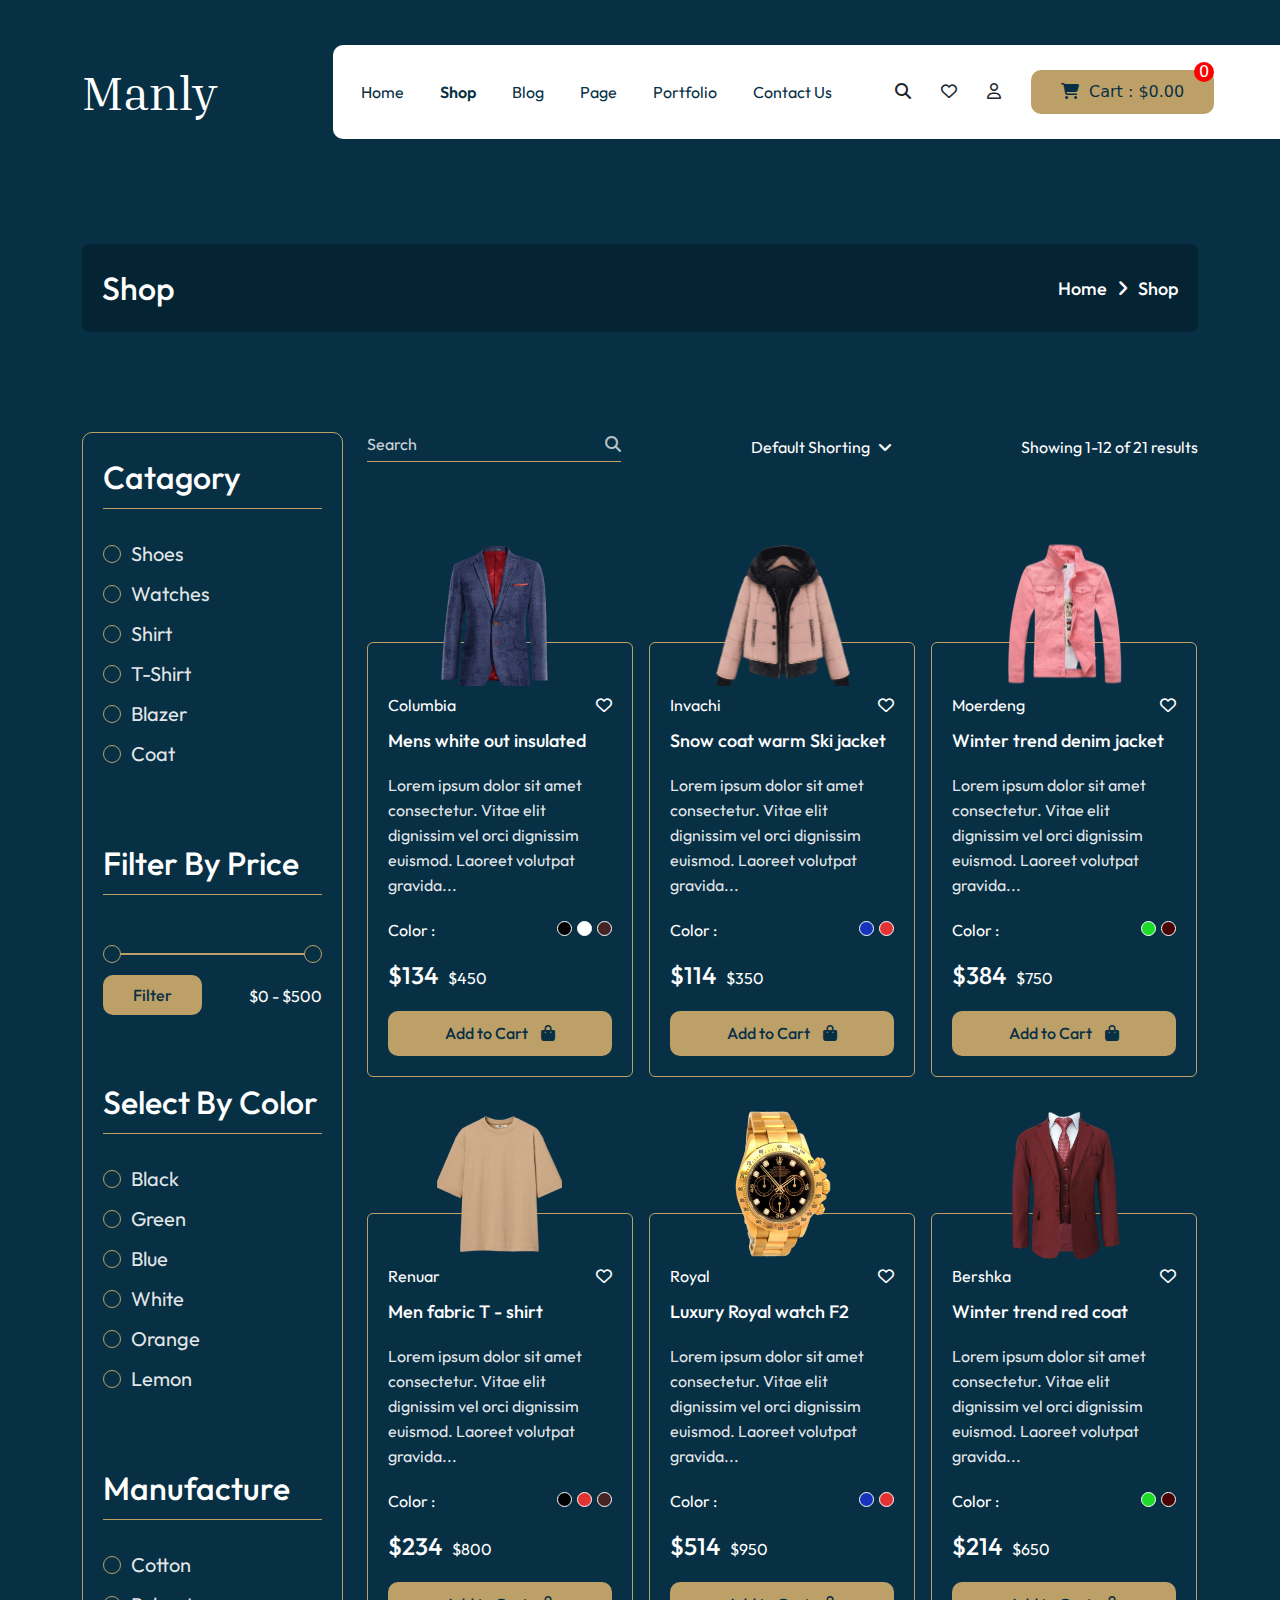
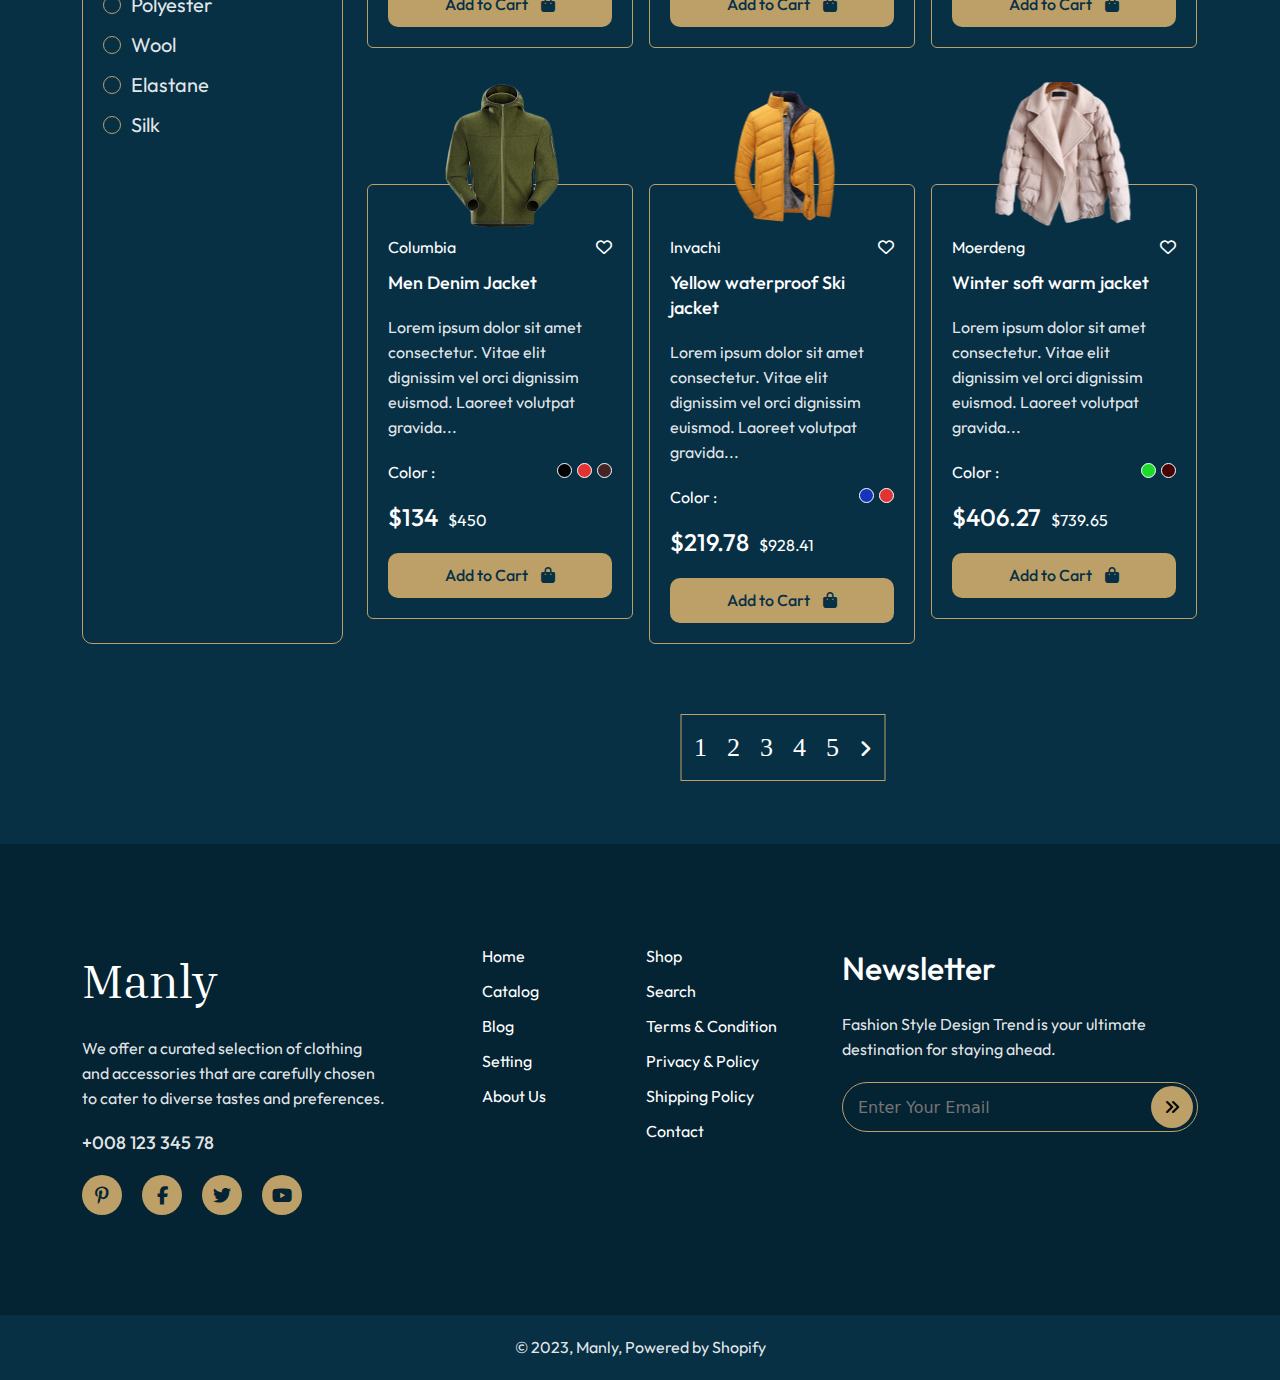
<file: shop.html>
<!DOCTYPE html>
<html lang="en">

<head>
    <meta charset="UTF-8">
    <meta name="viewport" content="width=device-width, initial-scale=1.0">

    <link rel="stylesheet" href="https://cdnjs.cloudflare.com/ajax/libs/font-awesome/6.4.2/css/all.min.css" />

    <link href="https://fonts.googleapis.com/css2?family=Inria+Serif:wght@300;400&family=Outfit&display=swap"
        rel="stylesheet">

    <link rel="stylesheet" href="https://cdn.jsdelivr.net/npm/bootstrap@5.3.2/dist/css/bootstrap.min.css">

    <link rel="stylesheet" href="css/shop.module.css">
    <title>Shop</title>
</head>

<body>

    <nav class="navbar navbar-expand-lg">
        <div class="container">
            <a class="navbar-brand" href="index.html">Manly</a>
            <button class="navbar-toggler" type="button" data-bs-toggle="collapse"
                data-bs-target="#navbarSupportedContent" aria-controls="navbarSupportedContent" aria-expanded="false"
                aria-label="Toggle navigation">
                <span class="navbar-toggler-icon"></span>
            </button>
            <div class="collapse navbar-collapse" id="navbarSupportedContent">
                <ul class="navbar-nav ">
                    <li class="nav-item">
                        <a class="nav-link" aria-current="page" href="index.html">Home</a>
                    </li>

                    <li class="nav-item">
                        <a class="nav-link active" aria-current="page" href="shop.html">Shop</a>
                    </li>

                    <li class="nav-item">
                        <a class="nav-link" aria-current="page" href="blog.html">Blog</a>
                    </li>

                    <li class="nav-item">
                        <a class="nav-link" aria-current="page" href="about.html">Page</a>
                    </li>

                    <li class="nav-item">
                        <a class="nav-link" aria-current="page" href="#">Portfolio</a>
                    </li>

                    <li class="nav-item">
                        <a class="nav-link" aria-current="page" href="contact.html">Contact Us</a>
                    </li>

                </ul>
                <div class="icon">
                    <ul class="icons">
                        <li><i class="fa-solid fa-magnifying-glass"></i></li>
                        <li><i class="fa-regular fa-heart"></i></li>
                        <li><i class="fa-regular fa-user"></i></li>
                        <div class="cart">
                            <a href="cart.html"> <span><i class="fa-solid fa-cart-shopping"></i></span>Cart : $0.00</a>
                            <div class="circle">
                                <p>0</p>
                            </div>
                        </div>
                    </ul>

                </div>
            </div>
        </div>
    </nav>


    <!-- Menu-bar end -->

    <!-- top-part section start -->

    <section id="top-part">
        <div class="container">
            <div class="row">
                <div class="col-lg-12">
                    <div class="menubar">
                        <div class="left">
                            <p class="shop">Shop</p>
                        </div>
                        <div class="menu">
                            <ul>
                                <li><a href="#">Home</a></li>
                                <li>
                                    <p><i class="fa-solid fa-angle-right"></i></p>
                                </li>
                                <li><a href="#">Shop</a></li>
                            </ul>
                        </div>
                    </div>
                </div>
            </div>
        </div>
    </section>

    <!-- top-part section end -->


    <!-- products section start -->

    <section id="products-part">
        <div class="container">
            <div class="row">
                <div class="col-lg-3">
                    <div class="catagory-items">
                        <div class="catagorys">
                            <p class="catagory">Catagory</p>
                            <ul>
                                <div class="item">
                                    <div class="dot"></div>
                                    <li>Shoes</li>
                                </div>
                                <div class="item">
                                    <div class="dot"></div>
                                    <li>Watches</li>
                                </div>
                                <div class="item">
                                    <div class="dot"></div>
                                    <li>Shirt</li>
                                </div>
                                <div class="item">
                                    <div class="dot"></div>
                                    <li>T-Shirt</li>
                                </div>
                                <div class="item">
                                    <div class="dot"></div>
                                    <li>Blazer</li>
                                </div>
                                <div class="item">
                                    <div class="dot"></div>
                                    <li>Coat</li>
                                </div>
                            </ul>
                        </div>

                        <div class="filter">
                            <p class="filter-text">Filter By Price</p>
                            <div class="dots">
                                <div class="dot"></div>
                                <div class="dot"></div>
                            </div>
                            <div class="filter-btn">
                                <button><a href="#">Filter</a></button>
                                <p class="price">$0 - $500</p>
                            </div>
                        </div>

                        <div class="select">
                            <p class="select-text">Select By Color</p>
                            <ul>
                                <div class="item">
                                    <div class="dot"></div>
                                    <li>Black</li>
                                </div>
                                <div class="item">
                                    <div class="dot"></div>
                                    <li>Green</li>
                                </div>
                                <div class="item">
                                    <div class="dot"></div>
                                    <li>Blue</li>
                                </div>
                                <div class="item">
                                    <div class="dot"></div>
                                    <li>White</li>
                                </div>
                                <div class="item">
                                    <div class="dot"></div>
                                    <li>Orange</li>
                                </div>
                                <div class="item">
                                    <div class="dot"></div>
                                    <li>Lemon</li>
                                </div>
                            </ul>
                        </div>

                        <div class="manufact">
                            <p class="text">Manufacture</p>
                            <ul>
                                <div class="item">
                                    <div class="dot"></div>
                                    <li>Cotton</li>
                                </div>
                                <div class="item">
                                    <div class="dot"></div>
                                    <li>Polyester</li>
                                </div>
                                <div class="item">
                                    <div class="dot"></div>
                                    <li>Wool</li>
                                </div>
                                <div class="item">
                                    <div class="dot"></div>
                                    <li>Elastane</li>
                                </div>
                                <div class="item">
                                    <div class="dot"></div>
                                    <li>Silk</li>
                                </div>
                            </ul>
                        </div>

                    </div>
                </div>


                <div class="col-lg-9">
                    <div class="products">
                        <div class="text">
                            <div class="search-box">
                                <input type="search" placeholder="Search">
                                <a href="#"><i class="fa-solid fa-magnifying-glass"></i></a>
                            </div>
                            <div class="default">
                                <p class="default-text">Default Shorting <span><i
                                            class="fa-solid fa-angle-down"></i></span></p>
                            </div>
                            <div>
                                <p class="showing-text">Showing 1-12 of 21 results</p>
                            </div>
                        </div>

                        <div class="cards">
                            <div class="col-lg-4 card-item">
                                <div class="card">
                                    <div class="img">
                                        <img src="images/collection1.png" alt="collection-img">
                                    </div>
                                    <div class="cart-text">
                                        <div class="title">
                                            <p>Columbia</p>
                                            <span> <i class="fa-regular fa-heart"></i></span>
                                        </div>
                                        <p class="heading">Mens white out insulated</p>
                                        <p class="desc">Lorem ipsum dolor sit amet consectetur. Vitae elit dignissim vel
                                            orci dignissim euismod. Laoreet volutpat gravida...</p>
                                        <div class="colors">
                                            <p>Color :</p>
                                            <ul>
                                                <li class="black"></li>
                                                <li class="white"></li>
                                                <li class="maroon"></li>
                                            </ul>
                                        </div>
                                        <p class="price">$134 <span>$450</span></p>
                                        <button>Add to Cart <span><i
                                                    class="fa-solid fa-bag-shopping"></i></span></button>
                                    </div>
                                </div>
                            </div>

                            <div class="col-lg-4 card-item">
                                <div class="card">
                                    <div class="img">
                                        <img src="images/collection2.png" alt="collection-img">
                                    </div>
                                    <div class="cart-text">
                                        <div class="title">
                                            <p>Invachi</p>
                                            <span> <i class="fa-regular fa-heart"></i></span>
                                        </div>
                                        <p class="heading">Snow coat warm Ski jacket</p>
                                        <p class="desc">Lorem ipsum dolor sit amet consectetur. Vitae elit dignissim vel
                                            orci dignissim euismod. Laoreet volutpat gravida...</p>
                                        <div class="colors">
                                            <p>Color :</p>
                                            <ul>
                                                <li class="blue"></li>
                                                <li class="red"></li>

                                            </ul>
                                        </div>
                                        <p class="price">$114 <span>$350</span></p>
                                        <button>Add to Cart <span><i
                                                    class="fa-solid fa-bag-shopping"></i></span></button>
                                    </div>
                                </div>
                            </div>

                            <div class="col-lg-4 card-item">
                                <div class="card">
                                    <div class="img">
                                        <img src="images/denim-jacket (1).png" alt="collection-img">
                                    </div>
                                    <div class="cart-text">
                                        <div class="title">
                                            <p>Moerdeng</p>
                                            <span> <i class="fa-regular fa-heart"></i></span>
                                        </div>
                                        <p class="heading">Winter trend  denim  jacket</p>
                                        <p class="desc">Lorem ipsum dolor sit amet consectetur. Vitae elit dignissim vel
                                            orci dignissim euismod. Laoreet volutpat gravida...</p>
                                        <div class="colors">
                                            <p>Color :</p>
                                            <ul>
                                                <li class="green"></li>
                                                <li class="dark-maroon"></li>

                                            </ul>
                                        </div>
                                        <p class="price">$384 <span>$750</span></p>
                                        <button>Add to Cart <span><i
                                                 class="fa-solid fa-bag-shopping"></i></span>
                                        </button>
                                    </div>
                                </div>
                            </div>

                            <div class="col-lg-4 card-item">
                                <div class="card">
                                    <div class="img">
                                        <img src="images/dropsholder.png" alt="collection-img">
                                    </div>
                                    <div class="cart-text">
                                        <div class="title">
                                            <p>Renuar</p>
                                            <span> <i class="fa-regular fa-heart"></i></span>
                                        </div>
                                        <p class="heading">Men fabric T - shirt</p>
                                        <p class="desc">Lorem ipsum dolor sit amet consectetur. Vitae elit dignissim vel
                                            orci dignissim euismod. Laoreet volutpat gravida...</p>
                                        <div class="colors">
                                            <p>Color :</p>
                                            <ul>
                                                <li class="black"></li>
                                                <li class="red"></li>
                                                <li class="maroon"></li>

                                            </ul>
                                        </div>
                                        <p class="price">$234 <span>$800</span></p>
                                        <button>Add to Cart <span><i
                                                 class="fa-solid fa-bag-shopping"></i></span>
                                        </button>
                                    </div>
                                </div>
                            </div>

                            <div class="col-lg-4 card-item">
                                <div class="card">
                                    <div class="img">
                                        <img src="images/watch.png" alt="collection-img">
                                    </div>
                                    <div class="cart-text">
                                        <div class="title">
                                            <p>Royal</p>
                                            <span> <i class="fa-regular fa-heart"></i></span>
                                        </div>
                                        <p class="heading">Luxury Royal watch F2</p>
                                        <p class="desc">Lorem ipsum dolor sit amet consectetur. Vitae elit dignissim vel
                                            orci dignissim euismod. Laoreet volutpat gravida...</p>
                                        <div class="colors">
                                            <p>Color :</p>
                                            <ul>
                                                <li class="blue"></li>
                                                <li class="red"></li>

                                            </ul>
                                        </div>
                                        <p class="price">$514 <span>$950</span></p>
                                        <button>Add to Cart <span><i
                                                 class="fa-solid fa-bag-shopping"></i></span>
                                        </button>
                                    </div>
                                </div>
                            </div>

                            <div class="col-lg-4 card-item">
                                <div class="card">
                                    <div class="img">
                                        <img class="imag" src="images/redsuit.png" alt="collection-img">
                                    </div>
                                    <div class="cart-text">
                                        <div class="title">
                                            <p>Bershka</p>
                                            <span> <i class="fa-regular fa-heart"></i></span>
                                        </div>
                                        <p class="heading">Winter trend red coat</p>
                                        <p class="desc">Lorem ipsum dolor sit amet consectetur. Vitae elit dignissim vel
                                            orci dignissim euismod. Laoreet volutpat gravida...</p>
                                        <div class="colors">
                                            <p>Color :</p>
                                            <ul>
                                                <li class="green"></li>
                                                <li class="dark-maroon"></li>

                                            </ul>
                                        </div>
                                        <p class="price">$214 <span>$650</span></p>
                                        <button>Add to Cart <span><i
                                                 class="fa-solid fa-bag-shopping"></i></span>
                                        </button>
                                    </div>
                                </div>
                            </div>

                            <div class="col-lg-4 card-item">
                                <div class="card">
                                    <div class="img">
                                        <img src="images/green-denim.png" alt="collection-img">
                                    </div>
                                    <div class="cart-text">
                                        <div class="title">
                                            <p>Columbia</p>
                                            <span> <i class="fa-regular fa-heart"></i></span>
                                        </div>
                                        <p class="heading">Men Denim Jacket</p>
                                        <p class="desc">Lorem ipsum dolor sit amet consectetur. Vitae elit dignissim vel
                                            orci dignissim euismod. Laoreet volutpat gravida...</p>
                                        <div class="colors">
                                            <p>Color :</p>
                                            <ul>
                                                <li class="black"></li>
                                                <li class="red"></li>
                                                <li class="maroon"></li>

                                            </ul>
                                        </div>
                                        <p class="price">$134 <span>$450</span></p>
                                        <button>Add to Cart <span><i
                                                 class="fa-solid fa-bag-shopping"></i></span>
                                        </button>
                                    </div>
                                </div>
                            </div>

                            <div class="col-lg-4 card-item">
                                <div class="card">
                                    <div class="img">
                                        <img src="images/yellow-jacket.png" alt="collection-img">
                                    </div>
                                    <div class="cart-text">
                                        <div class="title">
                                            <p>Invachi</p>
                                            <span> <i class="fa-regular fa-heart"></i></span>
                                        </div>
                                        <p class="heading">Yellow  waterproof Ski jacket</p>
                                        <p class="desc">Lorem ipsum dolor sit amet consectetur. Vitae elit dignissim vel
                                            orci dignissim euismod. Laoreet volutpat gravida...</p>
                                        <div class="colors">
                                            <p>Color :</p>
                                            <ul>
                                                <li class="blue"></li>
                                                <li class="red"></li>

                                            </ul>
                                        </div>
                                        <p class="price">$219.78 <span>$928.41</span></p>
                                        <button>Add to Cart <span><i
                                                 class="fa-solid fa-bag-shopping"></i></span>
                                        </button>
                                    </div>
                                </div>
                            </div>

                            <div class="col-lg-4 card-item">
                                <div class="card">
                                    <div class="img">
                                        <img src="images/soft-jacket.png" alt="collection-img">
                                    </div>
                                    <div class="cart-text">
                                        <div class="title">
                                            <p>Moerdeng</p>
                                            <span> <i class="fa-regular fa-heart"></i></span>
                                        </div>
                                        <p class="heading">Winter soft warm jacket </p>
                                        <p class="desc">Lorem ipsum dolor sit amet consectetur. Vitae elit dignissim vel
                                            orci dignissim euismod. Laoreet volutpat gravida...</p>
                                        <div class="colors">
                                            <p>Color :</p>
                                            <ul>
                                                <li class="green"></li>
                                                <li class="dark-maroon"></li>

                                            </ul>
                                        </div>
                                        <p class="price">$406.27 <span>$739.65</span></p>
                                        <button>Add to Cart <span><i
                                                 class="fa-solid fa-bag-shopping"></i></span>
                                        </button>
                                    </div>
                                </div>
                            </div>

                        </div>


                        <div class="numbers">
                            <ul>
                                <li><a href="#">1</a></li>
                                <li><a href="#">2</a></li>
                                <li><a href="#">3</a></li>
                                <li><a href="#">4</a></li>
                                <li><a href="#">5</a></li>
                                <li><a href="shop2.html"><i class="fa-solid fa-angle-right"></i></a></li>
                            </ul>
                        </div>


                    </div>
                </div>
            </div>
    </section>


    <!-- products section end -->




    <!-- common section -->


    <!-- contact section start -->

    <section id="contact">
        <div class="container">
            <div class="row">
                <div class="col-lg-4">
                    <div class="left">
                        <p class="logo">Manly</p>
                        <p class="desc">We offer a curated selection of clothing and accessories that are carefully
                            chosen to cater to diverse tastes and preferences.</p>
                        <p class="number">+008 123 345 78</p>
                        <div class="social">
                            <ul>
                                <li><a href="#"><i class="fa-brands fa-pinterest-p"></i></a></li>
                                <li><a href="#"><i class="fa-brands fa-facebook-f"></i></a></li>
                                <li><a href="#"><i class="fa-brands fa-twitter"></i></a></li>
                                <li><a href="#"><i class="fa-brands fa-youtube"></i></a></li>
                            </ul>
                        </div>
                    </div>
                </div>
                <div class="col-lg-4">
                    <div class="middle">
                        <ul>
                            <li><a href="#">Home</a></li>
                            <li><a href="#">Catalog</a></li>
                            <li><a href="#">Blog</a></li>
                            <li><a href="#">Setting</a></li>
                            <li><a href="#">About Us</a></li>
                        </ul>
                        <ul>
                            <li><a href="#">Shop</a></li>
                            <li><a href="#">Search</a></li>
                            <li><a href="#">Terms & Condition</a></li>
                            <li><a href="#">Privacy & Policy</a></li>
                            <li><a href="#">Shipping Policy</a></li>
                            <li><a href="#">Contact</a></li>
                        </ul>
                    </div>
                </div>
                <div class="col-lg-4">
                    <div class="right">
                        <p class="newsletter">Newsletter</p>
                        <p class="desc">Fashion Style Design Trend is your ultimate destination for staying ahead.</p>
                        <div class="input-field">
                            <input type="text" placeholder="Enter Your Email">
                            <button type="submit"><i class="fa-solid fa-angles-right"></i></button>
                        </div>
                    </div>
                </div>
            </div>
        </div>
    </section>


    <!-- contact section end -->


    <!-- footer section start -->

    <section id="footer">
        <div class="container">
            <div class="col-lg-12">
                <div class="footer-text">
                    <p class="text">© 2023, Manly, Powered by Shopify</p>
                </div>
            </div>
        </div>
    </section>

    <!-- footer section end -->


    <script src="https://cdn.jsdelivr.net/npm/bootstrap@5.3.2/dist/js/bootstrap.bundle.min.js"></script>
    <script src="js/script.js"></script>


</body>

</html>
</file>
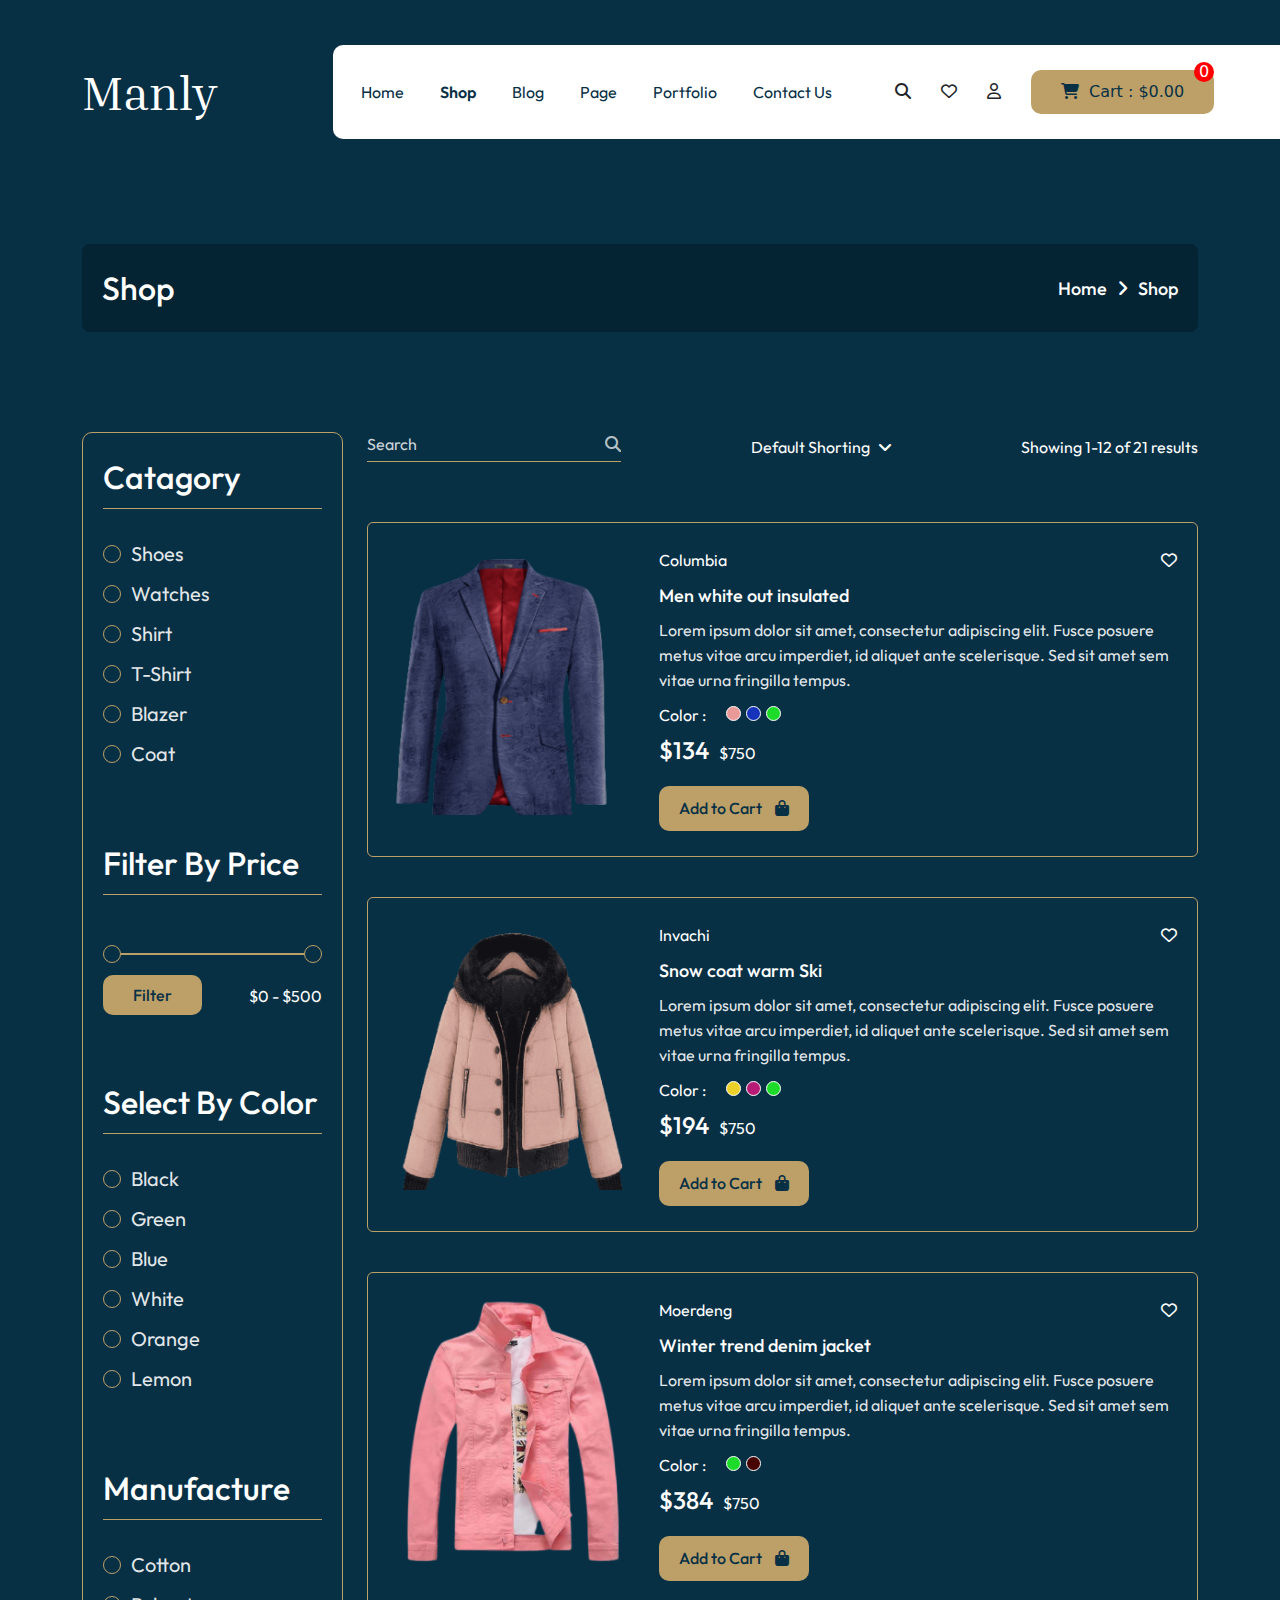
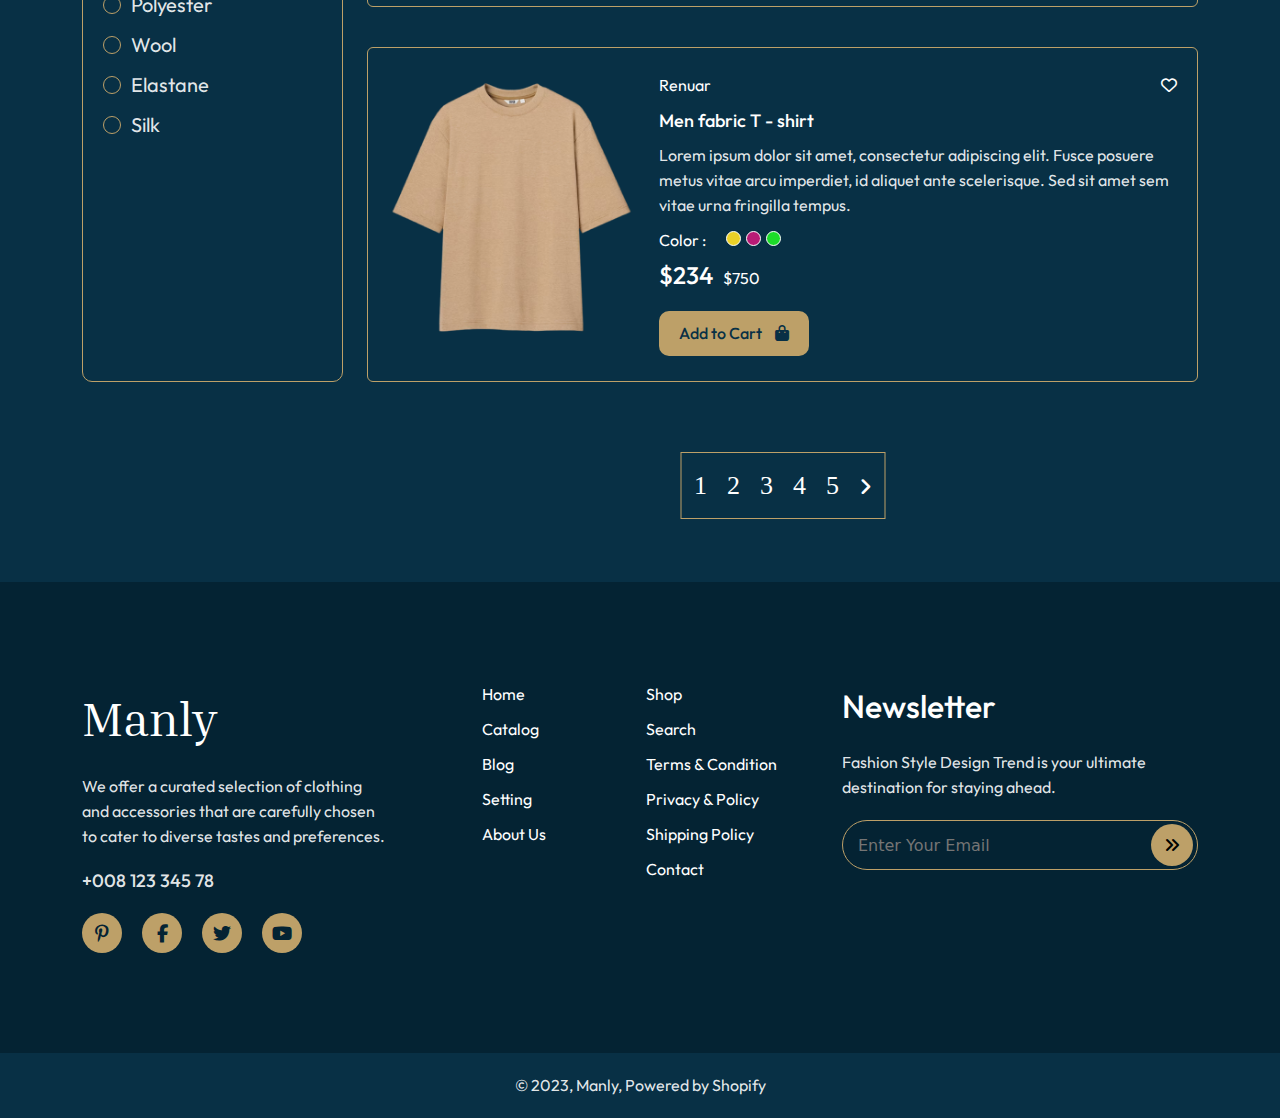
<file: shop2.html>
<!DOCTYPE html>
<html lang="en">

<head>
    <meta charset="UTF-8">
    <meta name="viewport" content="width=device-width, initial-scale=1.0">

    <link rel="stylesheet" href="https://cdnjs.cloudflare.com/ajax/libs/font-awesome/6.4.2/css/all.min.css" />

    <link href="https://fonts.googleapis.com/css2?family=Inria+Serif:wght@300;400&family=Outfit&display=swap"
        rel="stylesheet">

    <link rel="stylesheet" href="https://cdn.jsdelivr.net/npm/bootstrap@5.3.2/dist/css/bootstrap.min.css">

    <link rel="stylesheet" href="css/shop2.module.css">
    <title>Shop</title>
</head>

<body>

    <nav class="navbar navbar-expand-lg">
        <div class="container">
            <a class="navbar-brand" href="index.html">Manly</a>
            <button class="navbar-toggler" type="button" data-bs-toggle="collapse"
                data-bs-target="#navbarSupportedContent" aria-controls="navbarSupportedContent" aria-expanded="false"
                aria-label="Toggle navigation">
                <span class="navbar-toggler-icon"></span>
            </button>
            <div class="collapse navbar-collapse" id="navbarSupportedContent">
                <ul class="navbar-nav ">
                    <li class="nav-item">
                        <a class="nav-link" aria-current="page" href="index.html">Home</a>
                    </li>

                    <li class="nav-item">
                        <a class="nav-link active" aria-current="page" href="shop.html">Shop</a>
                    </li>

                    <li class="nav-item">
                        <a class="nav-link" aria-current="page" href="blog.html">Blog</a>
                    </li>

                    <li class="nav-item">
                        <a class="nav-link" aria-current="page" href="about.html">Page</a>
                    </li>

                    <li class="nav-item">
                        <a class="nav-link" aria-current="page" href="#">Portfolio</a>
                    </li>

                    <li class="nav-item">
                        <a class="nav-link" aria-current="page" href="contact.html">Contact Us</a>
                    </li>

                </ul>
                <div class="icon">
                    <ul class="icons">
                        <li><i class="fa-solid fa-magnifying-glass"></i></li>
                        <li><i class="fa-regular fa-heart"></i></li>
                        <li><i class="fa-regular fa-user"></i></li>
                        <div class="cart">
                            <a href="cart.html"> <span><i class="fa-solid fa-cart-shopping"></i></span>Cart : $0.00</a>
                            <div class="circle">
                                <p>0</p>
                            </div>
                        </div>
                    </ul>

                </div>
            </div>
        </div>
    </nav>


    <!-- Menu-bar end -->

    <!-- top-part section start -->

    <section id="top-part">
        <div class="container">
            <div class="row">
                <div class="col-lg-12">
                    <div class="menubar">
                        <div class="left">
                            <p class="shop">Shop</p>
                        </div>
                        <div class="menu">
                            <ul>
                                <li><a href="#">Home</a></li>
                                <li>
                                    <p><i class="fa-solid fa-angle-right"></i></p>
                                </li>
                                <li><a href="#">Shop</a></li>
                            </ul>
                        </div>
                    </div>
                </div>
            </div>
        </div>
    </section>

    <!-- top-part section end -->


    <!-- products section start -->

    <section id="products-part">
        <div class="container">
            <div class="row">
                <div class="col-lg-3">
                    <div class="catagory-items">
                        <div class="catagorys">
                            <p class="catagory">Catagory</p>
                            <ul>
                                <div class="item">
                                    <div class="dot"></div>
                                    <li>Shoes</li>
                                </div>
                                <div class="item">
                                    <div class="dot"></div>
                                    <li>Watches</li>
                                </div>
                                <div class="item">
                                    <div class="dot"></div>
                                    <li>Shirt</li>
                                </div>
                                <div class="item">
                                    <div class="dot"></div>
                                    <li>T-Shirt</li>
                                </div>
                                <div class="item">
                                    <div class="dot"></div>
                                    <li>Blazer</li>
                                </div>
                                <div class="item">
                                    <div class="dot"></div>
                                    <li>Coat</li>
                                </div>
                            </ul>
                        </div>

                        <div class="filter">
                            <p class="filter-text">Filter By Price</p>
                            <div class="dots">
                                <div class="dot"></div>
                                <div class="dot"></div>
                            </div>
                            <div class="filter-btn">
                                <button><a href="#">Filter</a></button>
                                <p class="price">$0 - $500</p>
                            </div>
                        </div>

                        <div class="select">
                            <p class="select-text">Select By Color</p>
                            <ul>
                                <div class="item">
                                    <div class="dot"></div>
                                    <li>Black</li>
                                </div>
                                <div class="item">
                                    <div class="dot"></div>
                                    <li>Green</li>
                                </div>
                                <div class="item">
                                    <div class="dot"></div>
                                    <li>Blue</li>
                                </div>
                                <div class="item">
                                    <div class="dot"></div>
                                    <li>White</li>
                                </div>
                                <div class="item">
                                    <div class="dot"></div>
                                    <li>Orange</li>
                                </div>
                                <div class="item">
                                    <div class="dot"></div>
                                    <li>Lemon</li>
                                </div>
                            </ul>
                        </div>

                        <div class="manufact">
                            <p class="text">Manufacture</p>
                            <ul>
                                <div class="item">
                                    <div class="dot"></div>
                                    <li>Cotton</li>
                                </div>
                                <div class="item">
                                    <div class="dot"></div>
                                    <li>Polyester</li>
                                </div>
                                <div class="item">
                                    <div class="dot"></div>
                                    <li>Wool</li>
                                </div>
                                <div class="item">
                                    <div class="dot"></div>
                                    <li>Elastane</li>
                                </div>
                                <div class="item">
                                    <div class="dot"></div>
                                    <li>Silk</li>
                                </div>
                            </ul>
                        </div>

                    </div>
                </div>


                <div class="col-lg-9">
                    <div class="products">
                        <div class="text">
                            <div class="search-box">
                                <input type="search" placeholder="Search">
                                <a href="#"><i class="fa-solid fa-magnifying-glass"></i></a>
                            </div>
                            <div class="default">
                                <p class="default-text">Default Shorting <span><i
                                            class="fa-solid fa-angle-down"></i></span></p>
                            </div>
                            <div>
                                <p class="showing-text">Showing 1-12 of 21 results</p>
                            </div>
                        </div>



                        <div class="products-item">
                            <div class="card">
                                <div class="row">
                                    <div class="col-lg-4">
                                        <div class="img">
                                        <img class="imag" src="images/shop2-img1.png" alt="collection-img">
                                        </div>
                                    </div>

                                    <div class="col-lg-8">
                                        <div class="card-text">
                                            <div class="title">
                                                <p>Columbia</p>
                                                <span> <i class="fa-regular fa-heart"></i></span>
                                            </div>
                                            <p class="heading">Men white out insulated</p>
                                            <p class="desc">Lorem ipsum dolor sit amet, consectetur adipiscing elit. Fusce posuere metus vitae arcu imperdiet, id aliquet ante scelerisque. Sed sit amet sem vitae urna fringilla tempus.</p>
                                            <div class="colors">
                                                <p>Color :</p>
                                                <ul>
                                                    <li class="baby-pink"></li>
                                                    <li class="blue"></li>
                                                    <li class="green"></li>
        
                                                </ul>
                                            </div>
                                            <p class="price">$134 <span>$750</span></p>
                                            <button>Add to Cart <span><i
                                                     class="fa-solid fa-bag-shopping"></i></span>
                                            </button>
                                        </div>
                                    </div>
                                </div>
                            </div>

                            <div class="card">
                                <div class="row">
                                    <div class="col-lg-4">
                                        <div class="img">
                                        <img class="imag" src="images/shop2-img2.png" alt="collection-img">
                                        </div>
                                    </div>

                                    <div class="col-lg-8">
                                        <div class="card-text">
                                            <div class="title">
                                                <p>Invachi</p>
                                                <span> <i class="fa-regular fa-heart"></i></span>
                                            </div>
                                            <p class="heading">Snow coat warm Ski</p>
                                            <p class="desc">Lorem ipsum dolor sit amet, consectetur adipiscing elit. Fusce posuere metus vitae arcu imperdiet, id aliquet ante scelerisque. Sed sit amet sem vitae urna fringilla tempus.</p>
                                            <div class="colors">
                                                <p>Color :</p>
                                                <ul>
                                                    <li class="yellow"></li>
                                                    <li class="pink"></li>
                                                    <li class="green"></li>
        
                                                </ul>
                                            </div>
                                            <p class="price">$194 <span>$750</span></p>
                                            <button>Add to Cart <span><i
                                                     class="fa-solid fa-bag-shopping"></i></span>
                                            </button>
                                        </div>
                                    </div>
                                </div>
                            </div>

                            <div class="card">
                                <div class="row">
                                    <div class="col-lg-4">
                                        <div class="img">
                                        <img class="imag" src="images/shop2-img3.png" alt="collection-img">
                                        </div>
                                    </div>

                                    <div class="col-lg-8">
                                        <div class="card-text">
                                            <div class="title">
                                                <p>Moerdeng</p>
                                                <span> <i class="fa-regular fa-heart"></i></span>
                                            </div>
                                            <p class="heading">Winter trend  denim  jacket</p>
                                            <p class="desc">Lorem ipsum dolor sit amet, consectetur adipiscing elit. Fusce posuere metus vitae arcu imperdiet, id aliquet ante scelerisque. Sed sit amet sem vitae urna fringilla tempus.</p>
                                            <div class="colors">
                                                <p>Color :</p>
                                                <ul>
                                                    <li class="green"></li>
                                                    <li class="dark-maroon"></li>
        
                                                </ul>
                                            </div>
                                            <p class="price">$384 <span>$750</span></p>
                                            <button>Add to Cart <span><i
                                                     class="fa-solid fa-bag-shopping"></i></span>
                                            </button>
                                        </div>
                                    </div>
                                </div>
                            </div>

                            <div class="card">
                                <div class="row">
                                    <div class="col-lg-4">
                                        <div class="img">
                                        <img class="imag" src="images/shop2-img4.png" alt="collection-img">
                                        </div>
                                    </div>

                                    <div class="col-lg-8">
                                        <div class="card-text">
                                            <div class="title">
                                                <p>Renuar</p>
                                                <span> <i class="fa-regular fa-heart"></i></span>
                                            </div>
                                            <p class="heading">Men fabric T - shirt</p>
                                            <p class="desc">Lorem ipsum dolor sit amet, consectetur adipiscing elit. Fusce posuere metus vitae arcu imperdiet, id aliquet ante scelerisque. Sed sit amet sem vitae urna fringilla tempus.</p>
                                            <div class="colors">
                                                <p>Color :</p>
                                                <ul>
                                                    <li class="yellow"></li>
                                                    <li class="pink"></li>
                                                    <li class="green"></li>
        
                                                </ul>
                                            </div>
                                            <p class="price">$234 <span>$750</span></p>
                                            <button>Add to Cart <span><i
                                                     class="fa-solid fa-bag-shopping"></i></span>
                                            </button>
                                        </div>
                                    </div>
                                </div>
                            </div>

                            

                        </div>

                        <div class="numbers">
                            <ul>
                                <li><a href="#">1</a></li>
                                <li><a href="#">2</a></li>
                                <li><a href="#">3</a></li>
                                <li><a href="#">4</a></li>
                                <li><a href="#">5</a></li>
                                <li><a href="#"><i class="fa-solid fa-angle-right"></i></a></li>
                            </ul>
                        </div>
                    </div>

                </div>
            </div>
    </section>


    <!-- products section end -->




    <!-- common section -->


    <!-- contact section start -->

    <section id="contact">
        <div class="container">
            <div class="row">
                <div class="col-lg-4">
                    <div class="left">
                        <p class="logo">Manly</p>
                        <p class="desc">We offer a curated selection of clothing and accessories that are carefully
                            chosen to cater to diverse tastes and preferences.</p>
                        <p class="number">+008 123 345 78</p>
                        <div class="social">
                            <ul>
                                <li><a href="#"><i class="fa-brands fa-pinterest-p"></i></a></li>
                                <li><a href="#"><i class="fa-brands fa-facebook-f"></i></a></li>
                                <li><a href="#"><i class="fa-brands fa-twitter"></i></a></li>
                                <li><a href="#"><i class="fa-brands fa-youtube"></i></a></li>
                            </ul>
                        </div>
                    </div>
                </div>
                <div class="col-lg-4">
                    <div class="middle">
                        <ul>
                            <li><a href="#">Home</a></li>
                            <li><a href="#">Catalog</a></li>
                            <li><a href="#">Blog</a></li>
                            <li><a href="#">Setting</a></li>
                            <li><a href="#">About Us</a></li>
                        </ul>
                        <ul>
                            <li><a href="#">Shop</a></li>
                            <li><a href="#">Search</a></li>
                            <li><a href="#">Terms & Condition</a></li>
                            <li><a href="#">Privacy & Policy</a></li>
                            <li><a href="#">Shipping Policy</a></li>
                            <li><a href="#">Contact</a></li>
                        </ul>
                    </div>
                </div>
                <div class="col-lg-4">
                    <div class="right">
                        <p class="newsletter">Newsletter</p>
                        <p class="desc">Fashion Style Design Trend is your ultimate destination for staying ahead.</p>
                        <div class="input-field">
                            <input type="text" placeholder="Enter Your Email">
                            <button type="submit"><i class="fa-solid fa-angles-right"></i></button>
                        </div>
                    </div>
                </div>
            </div>
        </div>
    </section>


    <!-- contact section end -->


    <!-- footer section start -->

    <section id="footer">
        <div class="container">
            <div class="col-lg-12">
                <div class="footer-text">
                    <p class="text">© 2023, Manly, Powered by Shopify</p>
                </div>
            </div>
        </div>
    </section>

    <!-- footer section end -->


    <script src="https://cdn.jsdelivr.net/npm/bootstrap@5.3.2/dist/js/bootstrap.bundle.min.js"></script>
    <script src="js/script.js"></script>


</body>

</html>
</file>
<file: css/style.css>
*{
    margin: 0;
    padding: 0;
}
a{
    text-decoration: none;
}
ul,
ol{
    list-style: none;
}
body{
    background: #083045;
    scroll-behavior: smooth;

}
.container{
    width: 1200px;
    margin: 0 auto;
}

/* navbar css start */

.navbar{
    padding-top: 40px !important;
    padding: 0;   
}

/* .navbar-toggler{
    background: red;
    z-index: 1;
} */

.navbar .navbar-item{
    display: flex;
}
.navbar .navbar-item .logo{
    margin-top: 10px;
}
.navbar .navbar-brand{
    color : #fff;
    font-size: 48px;
    font-family: 'Inria Serif', serif;
    font-weight: 500;
    padding: 16px 0;
}
.navbar-collapse{
    width: 995px;
    background: #fff;
    margin: 0 -116px 0 100px;
    border-radius: 10px 0 0 10px;
}


.navbar ul{
    background: #fff;
    padding: 25px 15px 25px 20px;
    margin-bottom: 0;
    border-radius: 10px 0 0 10px;
}
.navbar ul li{
    display: inline-block;
    margin-right: 20px;

}
.navbar ul li a{
    font-size: 16px;
    font-family: 'Outfit', sans-serif;
    font-weight: 400;
    color : #083045;
    transition: .3s;
}
.navbar ul li a:hover{
    color :#083045;
    font-weight: 600;
    cursor: pointer;
}

.navbar .nav-link{
    font-size: 16px;
    font-family: 'Outfit', sans-serif;
    font-weight: 400;
    color : #083045 !important;
    transition: .3s;
}
.navbar-nav .nav-link.active{
    font-weight: 600;
}

.navbar .icon .icons{
    display: flex;
    align-items: center;
    gap: 30px;
    border-radius: 0;
}
.navbar .icon .icons li{
    margin: 0;
}



.navbar .icon .icons .cart{
    display: flex;
    justify-content: center;
    align-items: center;
    padding: 10px 30px;
    border-radius: 10px;
    background:  #BDA068; 
    position: relative;
}
.navbar .icon .icons .cart a{
    color:#083045;
    font-size: 16px;
    display: flex;
    gap: 10px;
    font-weight: 500;

}
.navbar .icon .icons .cart .circle{
    height: 20px;
    width: 20px;
    background: red;
    position: absolute;
    top: -8px;
    right: 0;
    border-radius: 50%;
}
.navbar .icon .icons .cart p{
    color: #fff;
    position: absolute;
    top: 50%;
    left: 50%;
    transform: translate(-50%,-50%);
}


/* navbar style end */


/* banner style start */

#banner{
    padding-bottom: 100px;
}
#banner .text {
    padding: 180px 0 0 0;
}

#banner .text h5{
    font-size: 64px;
    font-family: 'Outfit', sans-serif;
    font-weight: 600;
    font-style: normal;
    color : #ffffff;
    padding-bottom: 20px;
    text-transform: capitalize;
}
#banner .text span{
    font-weight: 400;
}

#banner .text p{
color:  rgba(255, 255, 255, 0.90);
font-family: Outfit;
font-size: 16px;
font-style: normal;
font-weight: 400;
}

#banner .buttons{
    padding: 40px 0;
}

#banner .buttons .cart{
    color:  #083045;
    font-family: Outfit;
    font-size: 16px;
    font-style: normal;
    font-weight: 500;
    line-height: 25px;
    padding: 20px 10px;
    background:  #BDA068; 
    border-radius: 10px;
    transition: .3s;

}
#banner .buttons .cart:hover{
    background: #e0ceab;
    border-radius: 2px;
}
#banner .buttons span{
    margin-left: 10px;
}

#banner .buttons .play{
    color: #FFF;
    font-family: Outfit;
    font-size: 16px;
    font-style: normal;
    font-weight: 500;
    line-height: 25px;
    border: none;
    position: relative;
    padding-left: 50px;
    margin-left: 10px;
    transition: .3s;
}
#banner .buttons .play:hover{
    color: rgb(100, 3, 3);
}
#banner .buttons .play span{
    font-size: 30px;
    margin-right: 10px;
    position: absolute;
    top: 50%;
    left: 10%;
    transform: translate(-50%, -50%);
}


#banner .img{
    position: relative;
    /* background: url(../images/Star\ 1.png) no-repeat center;
    background-size: cover;
    width: 100%; */
}
#banner .img .img1{
    padding-top: 180px;
    padding-left: 40px;
}
#banner .img .img2{
    position: absolute;
    top: 30px;
    left: 20%;
    height: auto;
}


/* banner style end */


/* products style start */


#products{
    width: 95%;
    padding: 100px 0;
    background: #BDA068;
    border-radius: 0 10px 10px 0;


}
#products .product{
    padding: 0 20px;
}
#products .text{
    display: flex;
    justify-content: space-between;
    align-items: center;
    padding-bottom: 60px ;

}
#products .text p{
    color:  #083045;
    font-family: Outfit;
    font-size: 46px;
    font-style: normal;
    font-weight: 600;
    line-height: normal;
    text-transform: capitalize;
    margin-bottom: 0;
    width: 620px;
}
#products .text span{
    font-weight: 400;
}

#products .text .button{
    border-radius: 10px;
    background: #083045;    
    border: none;
    padding: 18px 36px;
    transition: .3s;
}
#products .text .button:hover{
    border-radius: 2px;
    background: #031720;
}
#products .text .button a{
    color:#FFF;
    font-family: Outfit;
    font-size: 16px;
    font-style: normal;
    font-weight: 500;
    line-height: 25px;
}
   

#products .product .item .title{
    color: #083045;
    font-family: Outfit;
    font-size: 32px;
    font-style: normal;
    font-weight: 600;
    }

#products .product .item .desc{
    color: #263D48;
    font-family: Outfit;
    font-size: 16px;
    font-style: normal;
    font-weight: 400;
    line-height: 25px; 
}
#products .product .item a{
    color: #083045;
    font-family: Outfit;
    font-size: 16px;
    font-style: normal;
    font-weight: 600;
    line-height: 25px; 
    text-decoration-line: underline;
    transition: .3s;
}
#products .product .item a:hover{
    color: #005b7f;
}

/* products style end */


/* collections style start */


#collections{
    padding: 100px 0;
}

#collections .collection .text{
    padding-bottom: 170px;
}
#collections .collection .text .title{
    color:  #FFF;
    font-family: Outfit;
    font-size: 46px;
    font-style: normal;
    font-weight: 600;
    line-height: normal;
    text-transform: capitalize;
}

#collections .collection .text .sub-title{
    color: var(--text-color, #FFF);
    font-family: Outfit;
    font-size: 18px;
    font-style: normal;
    font-weight: 400;
    line-height: 24px; 
}

#collections .collection .card{
    background: transparent;
    border: 1px solid #BDA068;
    padding: 50px 20px 20px 20px;
    position: relative;
    transition: .3s;
}
#collections .collection .card:hover{
    background: #082637;
}
#collections .collection .card .img img{
    position: absolute;
    top: -30px;
    left: 50%;
    transform: translate(-50%,-50%);
}

#collections .collection .card .title{
    display: flex;
    justify-content: space-between;
    align-items: center;
    align-self: stretch;
    color: #FFF;
    font-family: Outfit;
    font-size: 16px;
    font-style: normal;
    font-weight: 400;
    line-height: 25px;
    padding-bottom: 10px;
}
#collections .collection .card .title p{
    margin-bottom: 0;
}

#collections .collection .card .heading{
    color: var(--text-color, #FFF);
    font-family: Outfit;
    font-size: 18px;
    font-style: normal;
    font-weight: 500;
    line-height: 25px;
}
#collections .collection .card .desc{
    color:rgba(255, 255, 255, 0.90);
    font-family: Outfit;
    font-size: 16px;
    font-style: normal;
    font-weight: 400;
    line-height: 25px;
}
#collections .collection .card .colors{
    display: flex;
    justify-content: space-between;
    align-items: center;
    align-self: stretch;
}
#collections .collection .card .colors p{
    color: #FFF;
    font-family: Outfit;
    font-size: 16px;
    font-style: normal;
    font-weight: 400;
    line-height: 25px;
}
#collections .collection .card .colors ul li{
    display: inline-block;
    height: 15px;
    width: 15px;
    border: 1px solid #fff;
    border-radius: 50%;
    cursor: pointer;
}
#collections .collection .card .colors ul .black{
    background: black;
}
#collections .collection .card .colors ul .red{
    background: rgb(227, 50, 50);
}
#collections .collection .card .colors ul .maroon{
    background: rgb(69, 35, 35);
}
#collections .collection .card .colors ul .blue{
    background: rgb(21, 51, 187);
}
#collections .collection .card .colors ul .green{
    background: rgb(28, 219, 41);
}
#collections .collection .card .colors ul .dark-maroon{
    background: rgb(72, 1, 1)
}
#collections .collection .card .colors ul .gray{
    background: rgb(51, 84, 102)
}
#collections .collection .card .colors ul .yellow{
    background: rgb(235, 209, 39)
}



#collections .collection .card .price{
    color: #FFF;
    font-family: Outfit;
    font-size: 24px;
    font-style: normal;
    font-weight: 500;
    line-height: 25px;
    padding-bottom: 20px;
}
#collections .collection .card .price span{
    font-size: 16px;
    font-weight: 400;
    margin-left: 5px;
}

#collections .collection .card button{
    width: 100%;
    color: #083045;
    font-family: Outfit;
    font-size: 16px;
    font-style: normal;
    font-weight: 500;
    line-height: 25px;
    background: #BDA068;
    text-align: center;
    padding: 10px 20px;
    border: none;
    border-radius: 10px;
    transition: .3s;
}
#collections .collection .card button span{
    margin-left: 10px;
}

#collections .collection .card button:hover{
    background: #e0ceab;
    border-radius: 2px;
}



/* collections style end */


/* process style start */

#process{
    padding-bottom:100px;
    color: #fff;
}
#process .items{
    background: #042333;
    padding: 80px 200px;
    position: relative;


}

#process .items ::after{
    content: "";
    position: absolute;
    top: 50%;
    left: 50%;
    transform: translate(-50%,-50%);
    width: 2px;
    height: 450px;
    background: #BDA068;
}
#process .items ::before{
    content: "";
    position: absolute;
    top: 50%;
    left:50%;
    transform: translate(-50%,-50%);
    width: 100%;
    height: 2px;
    background: #BDA068;
}

#process .items .item{
    display: flex;
    justify-content: space-between; 
    align-items: center;
    padding-left: 50px;
}
#process .items .item .cutting{
    display: flex;
    justify-content: center;
    align-items: center;
    gap: 30px;
}
#process .items .item .quality{
    display: flex;
    justify-content: center;
    align-items: center;
    gap: 30px;

}
#process .items .item .tailoring{
    display: flex;
    justify-content: center;
    align-items: center;
    gap: 30px;

}
#process .items .item .stictch{
    display: flex;
    justify-content: center;
    align-items: center;
    margin-left: 100px;
    gap: 30px;

}
#process .items .item p{
    color: #FFF;
    font-family: Outfit;
    font-size: 40px;
    font-style: normal;
    font-weight: 500;
    padding:  40px 0;
}
#process .items .item .stectch{
    padding-left: 60px;
}


/* process style end */



/* popular-products style start */


#popular-products .title .heading{
    color:  #FFF;
    font-family: Outfit;
    font-size: 46px;
    font-style: normal;
    font-weight: 600;
    text-transform: capitalize;
}
#popular-products .title span{
    color :#BDA068;
}

#popular-products .title .sub-heading{
    color: #FFF;
    font-family: Outfit;
    font-size: 18px;
    font-style: normal;
    font-weight: 400;
    line-height: 24px; 
    padding-bottom: 80px;
    margin-bottom: 0;
}

#popular-products .card {
    background: #BDA068;
    padding: 30px 20px;
}
#popular-products .card .text{
    width: 60%;
}
#popular-products .card .sub-title{
    color: #083045;
    font-family: Outfit;
    font-size: 16px;
    font-style: normal;
    font-weight: 400;
    line-height: 25px;
}

#popular-products .card .title{
    color:#083045;
    font-family: Outfit;
    font-size: 18px;
    font-style: normal;
    font-weight: 500;
    line-height: 25px; /* 138.889% */
}
#popular-products .card .desc{
    color:#263D48;
    font-family: Outfit;
    font-size: 16px;
    font-style: normal;
    font-weight: 400;
    line-height: 25px; /* 156.25% */
}

#popular-products .card .colors{
    display: flex;
    justify-content: space-between;
}
#popular-products .card .colors p{
    color: #083045;
    font-family: Outfit;
    font-size: 16px;
    font-style: normal;
    font-weight: 400;
    line-height: 25px; 
}

#popular-products .card .colors ul li{
    display: inline-block;
    height: 15px;
    width: 15px;
    border: 1px solid #fff;
    border-radius: 50%;
    cursor: pointer;
}

#popular-products .card .colors ul .white{
    background: #fff;
}
#popular-products .card .colors ul .green{
    background: rgb(28, 219, 41);
}
#popular-products .card .colors ul .black{
    background: #000;
}

#popular-products .card .price{
    color: #083045;
    font-family: Outfit;
    font-size: 24px;
    font-style: normal;
    font-weight: 500;
    line-height: 25px;
}
#popular-products .card span{
    font-size: 16px;
    font-weight: 400;
    margin-left: 5px;
}
#popular-products .card button{
    display: flex;
    width: 165px;
    height: 44px;
    padding: 10px;
    justify-content: center;
    align-items: center;
    gap: 10px;
    border-radius: 10px;
    color: #fff;
    background: #083045;
    border: none;
    transition: .3s;
}
#popular-products .card button:hover{
    background: #031720;
    border-radius: 2px;
}


#popular-products .card .img{
    padding-top: 30px;
}


/* popular-products style end */


/* testimonial style start */


#testimonial{
    padding: 100px;
}
#testimonial .images {
    position: relative;
}
#testimonial .images .img img{
    width: 100%;
}
#testimonial .images .img2{
    width: 300px;
    height: 260px;
    position: absolute;
    top: 50%;
    right: -55%;
    transform: translate(-50%,-50%);
}
#testimonial .images .img2 img{
   width: 100%;
}

#testimonial .text{
    padding: 105px 20px 20px 206px;
    position: relative;
}

#testimonial .text img{
    position: absolute;
    top:83px;
    left: 150px;
}
#testimonial .text .title{
    color:  #FFF;
    font-family: Outfit;
    font-size: 46px;
    font-style: normal;
    font-weight: 500;
}

#testimonial .text .desc{
    color: rgba(255, 255, 255, 0.90);
    font-family: Outfit;
    font-size: 16px;
    font-style: normal;
    font-weight: 400;
    line-height: 25px;
    padding-bottom: 10px;
}
#testimonial .text .name{
    color: #BDA068;
    font-family: Outfit;
    font-size: 16px;
    font-style: normal;
    font-weight: 500;
    line-height: 25px;
}
#testimonial .text span{
    color : #fff;
}


/* testimonial style end */


/* blog style start */

#blog{
    padding-bottom: 100px;
}
#blog .heading{
    display: flex;
    justify-content: space-between;
    align-items: center;
    padding-bottom: 40px;
}
#blog .heading .text .title{
    color:#FFF;
    font-family: Outfit;
    font-size: 46px;
    font-style: normal;
    font-weight: 500;
    text-transform: capitalize;
}
#blog .heading .text .sub-title{
    color:  rgba(255, 255, 255, 0.90);
    font-family: Outfit;
    font-size: 18px;
    font-style: normal;
    font-weight: 400;
    line-height: 24px; 
}
#blog .heading .button a{
    color:  #083045;
    font-family: Outfit;
    font-size: 16px;
    font-style: normal;
    font-weight: 500;
    line-height: 25px; 
    background: #BDA068;
    border-radius: 10px;
    padding: 18px 36px;
    transition: .3s;
}
#blog .heading .button:hover a{
    border-radius:2px ;
    background: #e0ceab;
}

#blog .card{
    border: 1px solid #BDA068;
    border-radius: 10px;
    margin: 5px;
}
#blog .card:hover .img{
    transform: scale(.95);
}
#blog .card .img{
    width: 100%;
    height: 50%;
    position: relative;
    transition: .3s;
}
#blog .card .img .btn{
    position: absolute;
    top: 10px;
    right: 10px;
    color:  #083045;
    font-family: Outfit;
    font-size: 12px;
    font-style: normal;
    font-weight: 400;  
    background: #BDA068;  
    padding: 7px;
    border-radius: 10px;
    margin-bottom: 0;
    cursor: auto;
}

#blog .card .img img{
    width: 100%;
    height: 255px;
}
#blog .card .text{
    width: 100%;
    height: 50%;
    padding: 30px 20px 20px 20px;
}

#blog .card .text .sub-title{
    color: #083045;
    font-family: Outfit;
    font-size: 16px;
    font-style: normal;
    font-weight: 400;
    line-height: 25px;
}
#blog .card .text .title{
    color: #083045;
    font-family: Outfit;
    font-size: 18px;
    font-style: normal;
    font-weight: 600;
    line-height: 24px;
    margin-bottom: 0;
}

#blog .card .text .desc{    
    color:  #083045;
    font-family: Outfit;
    font-size: 15px;
    font-style: normal;
    font-weight: 400;
    line-height: 25px;
    margin-bottom: 0;
    padding: 20px 0;
}
#blog .card .text button{
    background: #BDA068;
    padding: 6px 35px;
    border: none;
    border-radius: 10px;
    transition: .3s;
}
#blog .card .text button:hover{
    background: #e0ceab;
    border-radius: 0;
}
#blog .card .text button a{
    color: #083045;
    font-family: Outfit;
    font-size: 16px;
    font-style: normal;
    font-weight: 500;
    line-height: 25px;
}
 

/* blog style end */


/* common css */

/* contact style start */

#contact{
    background: #042333;
    padding: 100px 0;
    color : #fff;
}

#contact .left .logo{
    color: #FFF;
    font-family: Inria Serif;
    font-size: 48px;
    font-style: normal;
    font-weight: 500;
}
#contact .left .desc{
    width: 305px;
    color:rgba(255, 255, 255, 0.90);
    font-family: Outfit;
    font-size: 16px;
    font-style: normal;
    font-weight: 400;
    line-height: 25px; 
}
#contact .left .number{
    color: rgba(255, 255, 255, 0.90);
    font-family: Outfit;
    font-size: 18px;
    font-style: normal;
    font-weight: 500;
    line-height: 24px; 
}

#contact .social ul{
    display: flex;
    gap: 20px;
    padding-left: 0;
    margin-bottom: 0;
}
#contact .social ul li{
    width: 40px;
    height: 40px;
    background: #BDA068;
    border-radius: 50%;
    position: relative;
    cursor: pointer;
}
#contact .social ul li a{
    color : #042333;
    font-size: 18px;
    position: absolute;
    top:50%;
    left: 50%;
    transform: translate(-50%,-50%);
    transition: .3s;
    
}

#contact .social ul li:hover a{
    color: #fff;
}

#contact .middle{
    display: flex;
    gap: 100px;
    padding: 0 20px;
}
#contact .middle ul{
    display: flex;
    flex-direction: column;
    align-items: flex-start;
    flex-shrink: 0;
    padding-left: 0;
}
#contact .middle ul li{
    margin-bottom: 10px;
}
#contact .middle ul li a{
    color: #FFF;
    font-family: Outfit;
    font-size: 16px;
    font-style: normal;
    font-weight: 400;
    line-height: 25px;
    transition: .3s;
}
#contact .middle ul li:hover a{
    font-size: 18px;
    font-weight: 500;
    margin-bottom: 10px;
}

#contact .right .newsletter{
    color: #FFF;
    font-family: Outfit;
    font-size: 32px;
    font-style: normal;
    font-weight: 500;
}
#contact .right .desc{
    color:  rgba(255, 255, 255, 0.90);
    font-family: Outfit;
    font-size: 16px;
    font-style: normal;
    font-weight: 400;
    line-height: 25px; 
}
#contact .right .input-field{
    position: relative;
}
#contact .right input{
    height: 50px;
    width: 100%;
    padding: 15px;
    background: transparent;
    border: 1px solid #BDA068;
    color : #fff;
    border-radius: 25px;
    outline: none;
    position: relative;
    transition: .3s;
}
#contact .right input:hover{
    border-radius: 5px;
}
#contact .right button{
    position: absolute;
    top: 50%;
    right: 5px;
    transform: translateY(-50%);
    border: none;
    background: #BDA068;
    border-radius: 50%; 
    transition: .3s;
}
#contact .right button:hover{
    background: #e0ceab;
}
#contact .right button i{
    padding: 13px;
    transition: .3s;
}
#contact .right button:hover i{
    padding: 11px;
}



/* contact style end */


/* footer style start */

#footer .footer-text{
    display: flex;
    justify-content: center;
    align-items: center;
}
#footer .footer-text .text{
    color: rgba(255, 255, 255, 0.90);
    font-family: Outfit;
    font-size: 16px;
    font-style: normal;
    font-weight: 400;
    line-height: 25px; 
    margin-bottom: 0;
    padding: 20px 0;
}

/* footer style end */



@media (min-width : 320px) and (max-width: 575px){

body{
    overflow-x: hidden;
    margin: 0 auto;
}


.navbar {
    padding-top:0 !important ;
}
.navbar .navbar-brand{
font-size: 30px;
}

.navbar-collapse{
    width: 0;
    margin: 0;
}

.navbar .icon .icons .cart{
    padding: 7px;
}



/* banner */

#banner .text{
    width: 300px;
    padding-top: 30px;
}

#banner .text h5{
    font-size: 30px;
    margin-bottom: 10px;
}

#banner .text .desc{
    font-size: 14px;
}
#banner .buttons .cart{
    padding: 10px;
    font-size: 14px;
}
#banner .buttons .play {
    font-size: 14px;
    padding-left: 40px;
    margin-left: 0;
}
#banner .buttons .play i{
    font-size: 28px;
}


#banner .img{
    width: 300px;
}
#banner .img .img1{
    width: 100%;
    padding-left: 0;
    padding-top: 140px;
    padding-bottom: 140px;
}
#banner .img .img1 img{
    width: 100%;
}

#banner .img .img2{
    width: 100%;
    left: 0;
}
#banner .img .img2 img{
    width: 100%;
}


/* product */

#products {
    padding: 50px 0;
}
#products .product{
    width: 300px;
    padding: 0 15px;
}
#products .product .text{
    display: block;
    padding-bottom: 20px;
}
#products .product .text p{
    font-size: 26px;
    width: 100%;

}

#products .text .button{
    width: 80px;
    text-align: center;
    display: flex;
    justify-content: center;
    margin: 20px 0;
    padding: 10px 15px;
}
#products .product .item{
    margin-bottom: 30px;
}
#products .product .item .title{
    font-size: 28px;
    margin-bottom: 10px;
}
#products .product .item .desc{
    font-size: 14px;
    margin-bottom: 0;
}
#products .product .item a{
    font-size: 14px;
}


/* collection */

#collections {
    padding: 50px 0 0 0;
}
#collections .collection{
    width: 300px;
  }
  #collections .collection .text{
    padding-bottom: 130px;
  }
#collections .collection .text .title{
    font-size: 28px;
    margin-bottom: 10px;
}
#collections .collection .text .sub-title{
    font-size: 14px;
  }

  #collections .collection .card{
    margin-bottom: 140px;
  }


  /* process */

  #process .items{
    padding: 0;
    width: 300px;
}

#process .items .item{
    justify-content: flex-end;
    gap: 20px;
    padding-left: 20px;
}

#process .items ::after{
    height: 100%;
}

#process .items .item .cutting{
    gap: 10px;
}
#process .items .item .quality{
    gap: 10px;
}
#process .items .item .tailoring{
    gap: 10px;
}
#process .items .item .stictch{
    gap: 10px;
    margin-left: 20px;
}
#process .items .item img{
    width: 22px;
}
#process .items .item p{
    font-size: 14px;
    padding: 10px;
    margin-bottom: 0;
}




/* popular */

#popular-products .title{
    width: 300px;
}
#popular-products .title .heading{
    font-size: 30px;
    margin-bottom: 10px;
}
#popular-products .title .sub-heading{
    font-size: 15px;
    padding-bottom: 40px;
}

#popular-products .card{
    width: 300px;
    position: relative;
    padding: 15px;
    margin-bottom: 20px;
}
#popular-products .card .text {
    width: 300px;
    padding-top: 280px;
}
#popular-products .card img{
    position: absolute;
    top: 20px;
    left: 18%;
}



#testimonial {
    padding: 0;
}

#testimonial .images {
    width: 300px;
}
#testimonial .images .img {
    width: 100%;
}
#testimonial .images .img img {
    width: 100%;
  }


#testimonial .images .img2 {
    width: 150px;
    height: 200px;
    position: absolute;
    bottom: 0;
    left: 50%;
    transform: translate(-50%,25%);
}

#testimonial .text {
    width: 300px;
    padding: 120px 5px 20px 30px;
}

#testimonial .text .title{
    font-size: 30px;
    margin-bottom: 10px;
}
#testimonial .text .desc{
    font-size: 15px;
    margin-bottom: 10px;
    
}

#testimonial .text img {
    width: 25px;
    height: auto;
    top: 115px;
    left: 3px;
}



#blog{
    padding-top: 50px;
}

#blog .heading {
    width: 300px;
    display: block;
}
#blog .heading .text{
    margin-bottom: 20px;
}
#blog .heading .text .title{
    font-size: 30px;
    margin-bottom: 0;
}
#blog .heading .text .sub-title{
    font-size: 15px;
}

#blog .heading .button a{
    padding: 10px 10px;
}
#blog .card{
    width: 300px;
    margin-bottom: 15px !important;
    margin: 0;
}


#contact{
    padding: 30px 0;
}

#contact .left {
    width: 300px;
    margin-bottom: 40px;
}
#contact .left .logo{
    font-size: 30px;
}
#contact .left .desc{
    width: 100%;
    font-size: 15px;
}
#contact .left .number{
    font-size: 15px;
}
#contact .left .social{
    display: flex;
}
#contact .social ul{
    gap: 10px;
}
#contact .social ul li{
    width: 30px;
    height: 30px;
}

#contact .social ul li a{
    font-size: 15px;
}


#contact .middle{
    width: 300px;
    gap: 60px;
}

#contact .right {
    width: 300px;
}
#contact .right .newsletter{
    font-size: 30px;
    margin-bottom: 10px;
}
#contact .right .desc{
    font-size: 15px;
}


#footer .footer-text{
    width: 300px;
}

#footer .footer-text .text{
    font-size: 14px;
}


}





@media (min-width : 576px) and (max-width: 767px){


.navbar{
    padding-top: 10px !important;
}    
.navbar-collapse {
    margin: 0;
}

#banner .text{
    padding: 50px 0 0 0;
}

#banner .text h5{
    font-size: 50px;
}

#banner .img .img1{
    padding-left: 0;
}

#banner .img .img2{
    left: 12%;
}

#products {
    padding: 30px 0 0 0;
}
#products .product{
    padding: 0 10px;
}
#products .text {
    padding-bottom: 20px;
}
#products .text p{
    font-size: 26px;
}
#products .text .button {
    padding: 10px 25px;
}

#products .item{
    margin-bottom: 20px;
}

#products .product .item .title{
    font-size: 26px;
    margin-bottom: 0;
}

#collections{
    padding: 30px 0 0 0;
}
#collections .collection .card{
    margin-bottom: 140px;
}

#process .items{
    padding: 0;
}

#process .items .item{
    justify-content: flex-end;
    gap: 50px;
}

#process .items ::after{
    height: 100%;
}
#process .items .item .cutting{
    gap: 10px;
}
#process .items .item .quality{
    gap: 10px;
}
#process .items .item .tailoring{
    gap: 10px;
}
#process .items .item .stictch{
    gap: 10px;
    margin-left: 20px;
}
#process .items .item img{
    width: 30px;
}


#process .items .item p{
    font-size: 22px;
    padding: 10px;
    margin-bottom:0 ;
}




#popular-products .card{
    margin-bottom: 20px;
}
#popular-products .card .img{
    position: absolute;
    top: 0;
    right: 0;
    width: 43%;
}


#testimonial {
    padding: 0;
}


#testimonial .images .img2 {
    width: 300px;
    height: 260px;
    position: absolute;
    bottom: 0;
    left: 50%;
    transform: translate(-50%,25%);
}

#testimonial .text {
    padding: 170px 0 20px 40px;
}

#testimonial .text img {
    width: 35px;
    height: auto;
    top: 160px;
    left: 0;
}

#blog{
    padding-top: 50px;
}
#blog .heading .text .title{
    margin-bottom: 0;
}
#blog .heading .button a{
    padding: 10px 15px;
}
#blog .card{
    margin-bottom: 15px;
}


#contact{
    padding: 30px 0;
    text-align: center;
}

#contact .left {
    margin-bottom: 40px;
}
#contact .left .desc{
    margin: 0 auto;
    padding-bottom: 20px;
}
#contact .left .social{
    display: flex;
    justify-content: center;
}


#contact .middle{
    justify-content: center;
    gap: 150px;
}


}


@media (min-width : 768px ) and (max-width : 991px){

    .navbar{
        padding: 0 !important;
    }
    .navbar-collapse{
        width: 100%;
        margin: 0;
    }


    #banner .text{
        padding: 50px 0 0 0;
    }
    #banner .img .img2{
        left: 15%;
    }

    #products .text p{
        font-size: 38px;
    }

    #products .text .button{
        padding: 12px 25px;
    }
    #products .item{
        margin-bottom: 40px;
    }


    #collections{
        padding-bottom: 0;
    }
    #collections .collection .card{
        margin-bottom: 150px;
    }

    #process .items{
        padding: 0;
    }

    #popular-products .card{
        margin-bottom: 30px;
    }


    #testimonial {
        padding: 0;
    }
    
    
    #testimonial .images .img2 {
        width: 300px;
        height: 260px;
        position: absolute;
        bottom: 0;
        left: 50%;
        transform: translate(-50%,50%);
    }
    
    #testimonial .text {
        padding: 170px 0 20px 40px;
    }
    
    #testimonial .text img {
        width: 35px;
        height: auto;
        top: 160px;
        left: 0;
    }

    #blog .card .text{
        padding: 15px;
    }

    #blog .card .text .sub-title{
        margin-bottom: 5px;
    }
    #blog .card .text .desc{
        padding: 10px;
    }


    #contact{
        padding: 30px 0;
        text-align: center;
    }
    
    #contact .left {
        margin-bottom: 40px;
    }
    #contact .left .desc{
        margin: 0 auto;
        padding-bottom: 20px;
    }
    #contact .left .social{
        display: flex;
        justify-content: center;
    }
    
    
    #contact .middle{
        justify-content: center;
        gap: 150px;
    }


}
</file>
<file: css/about.module.css>
/* common css */
*{
    margin: 0;
    padding: 0;
}
a{
    text-decoration: none;
}
ul,
ol{
    list-style: none;
    margin: 0;
    padding: 0;
}
p{
    margin-bottom: 0;
}
body{
    background: #083045;
    scroll-behavior: smooth;
}
.container{
    width: 1200px;
    margin: 0 auto;
}
/* common css */

/* navbar css start */

.navbar{
    padding-top: 40px !important;
    padding: 0;   
}


.navbar .navbar-item{
    display: flex;
}
.navbar .navbar-item .logo{
    margin-top: 10px;
}
.navbar .navbar-brand{
    color : #fff;
    font-size: 48px;
    font-family: 'Inria Serif', serif;
    font-weight: 500;
    padding: 16px 0;
}
.navbar-collapse{
    width: 995px;
    background: #fff;
    margin: 0 -116px 0 100px;
    border-radius: 10px 0 0 10px;
}


.navbar ul{
    background: #fff;
    padding: 25px 15px 25px 20px;
    margin-bottom: 0;
    border-radius: 10px 0 0 10px;
}
.navbar ul li{
    display: inline-block;
    margin-right: 20px;

}
.navbar ul li a{
    font-size: 16px;
    font-family: 'Outfit', sans-serif;
    font-weight: 400;
    color : #083045;
    transition: .3s;
}
.navbar ul li a:hover{
    color :#083045;
    font-weight: 600;
    cursor: pointer;
}

.navbar .nav-link{
    font-size: 16px;
    font-family: 'Outfit', sans-serif;
    font-weight: 400;
    color : #083045 !important;
    transition: .3s;
}
.navbar-nav .nav-link.active{
    font-weight: 600;
}

.navbar .icon .icons{
    display: flex;
    align-items: center;
    gap: 30px;
    border-radius: 0;
}
.navbar .icon .icons li{
    margin: 0;
}



.navbar .icon .icons .cart{
    display: flex;
    justify-content: center;
    align-items: center;
    padding: 10px 30px;
    border-radius: 10px;
    background:  #BDA068; 
    position: relative;
}
.navbar .icon .icons .cart a{
    color:#083045;
    font-size: 16px;
    display: flex;
    gap: 10px;
    font-weight: 500;

}
.navbar .icon .icons .cart .circle{
    height: 20px;
    width: 20px;
    background: red;
    position: absolute;
    top: -8px;
    right: 0;
    border-radius: 50%;
}
.navbar .icon .icons .cart p{
    color: #fff;
    position: absolute;
    top: 50%;
    left: 50%;
    transform: translate(-50%,-50%);
}


/* navbar style end */


/* top part css start */

#top-part{
    padding: 100px 0;
}
#top-part .menubar{
    border-radius: 8px;
    background:  #042333;
    display: flex;
    justify-content: space-between;
    align-items: center;
    padding: 20px;
}
#top-part .menubar .left .shop{
    color: #FFF;
    font-family: Outfit;
    font-size: 32px;
    font-style: normal;
    font-weight: 500;
}
#top-part .menubar .menu ul{
    display: flex;
    gap: 10px;
}
#top-part .menubar .menu ul li a{
    color: #fff;
    font-family: Outfit;
    font-size: 18px;
    font-style: normal;
    font-weight: 500;
}
#top-part .menubar .menu ul li p{
    color: #fff;
    font-family: Outfit;
    font-size: 18px;
    font-style: normal;
    font-weight: 400;
}

/* top part css end */





/* about part css start */



/* store part css start */

#about-store .store{
    display: flex;
    justify-content: space-between;
    gap: 40px;
}

#about-store .store .text{
    padding: 40px 0 60px 0;
    flex-basis: 50%;
}
#about-store .store .text .title{
    color: #FFF;
    font-family: Outfit;
    font-size: 46px;
    font-style: normal;
    font-weight: 500;
    text-transform: capitalize;
}

#about-store .store .text .desc{
    color: rgba(255, 255, 255, 0.90);
    font-family: Outfit;
    font-size: 18px;
    font-style: normal;
    font-weight: 400;
    padding: 10px 0 40px 0;
}
#about-store .store .text .desc-two{
    color: rgba(255, 255, 255, 0.90);
    text-align: justify;
    font-family: Outfit;
    font-size: 16px;
    font-style: normal;
    font-weight: 400;
}
#about-store .store .img{
    flex-basis: 50%;
}
#about-store .store .img img{
    width: 100%;
}

/* store part css end */



/* service part css start */

#service-part .service{
    text-align: center;
    padding: 100px 0;
}

#service-part .service .title{
    color: #FFF;
    font-family: Outfit;
    font-size: 46px;
    font-style: normal;
    font-weight: 600;
    text-transform: capitalize;
    padding-bottom: 10px;
}
#service-part .service .sub-title{
    color: #FFF;
    font-family: Outfit;
    font-size: 18px;
    font-style: normal;
    font-weight: 400;
}

#service-part .service .service-type{
    display: flex;
    justify-content: space-between;
    padding-top: 60px;
}
#service-part .service .service-type .free-shipping{
    width: 30%;
}
#service-part .service .service-type .free-shipping .title{
    color: #FFF;
    font-family: Outfit;
    font-size: 20px;
    font-style: normal;
    font-weight: 500;
    padding: 20px 0;
}
#service-part .service .service-type .free-shipping .desc{
    color:rgba(255, 255, 255, 0.90);
    font-family: Outfit;
    font-size: 16px;
    font-style: normal;
    font-weight: 400;
}

/* service part css end */



/* discover part css start */

#discover-part{
    background: #BDA068;
    padding: 100px 0;
}
#discover-part .discover{
    text-align: center;
    width: 605px;
    margin: 0 auto;
}
#discover-part .discover .title{
    color: #042333;
    font-family: Outfit;
    font-size: 46px;
    font-style: normal;
    font-weight: 500;
    text-transform: capitalize;
}

#discover-part .discover .desc{
    color: #263D48;
    font-family: Outfit;
    font-size: 18px;
    font-style: normal;
    font-weight: 400;
    padding: 20px 0;
}

#discover-part .discover button{
    border: none;
    border-radius: 10px;
    background:#083045;
    padding: 16px 30px;
    transition: .3s;
}
#discover-part .discover button:hover{
    background: #042333;
    border-radius: 2px;
}
#discover-part .discover button a{
    color: #FFF;
    font-family: Outfit;
    font-size: 16px;
    font-style: normal;
    font-weight: 500;
}

/* discover part css end */


/* testimonial css start */


#testimonial{
    padding: 100px;
}
#testimonial .images {
    position: relative;
}
#testimonial .images .img img{
    width: 100%;
}
#testimonial .images .img2{
    width: 300px;
    height: 260px;
    position: absolute;
    top: 50%;
    right: -55%;
    transform: translate(-50%,-50%);
}
#testimonial .images .img2 img{
   width: 100%;
}

#testimonial .text{
    padding: 105px 20px 20px 206px;
    position: relative;
}

#testimonial .text img{
    position: absolute;
    top:83px;
    left: 150px;
}
#testimonial .text .title{
    color:  #FFF;
    font-family: Outfit;
    font-size: 46px;
    font-style: normal;
    font-weight: 500;
}

#testimonial .text .desc{
    color: rgba(255, 255, 255, 0.90);
    font-family: Outfit;
    font-size: 16px;
    font-style: normal;
    font-weight: 400;
    line-height: 25px;
    padding-bottom: 10px;
}
#testimonial .text .name{
    color: #BDA068;
    font-family: Outfit;
    font-size: 16px;
    font-style: normal;
    font-weight: 500;
    line-height: 25px;
}
#testimonial .text span{
    color : #fff;
}


/* testimonial css end */



/* partner css start */

#partner-part .partner {
    text-align: center;
    padding-bottom: 100px;
}
#partner-part .partner .title{
    color: #FFF;
    font-family: Outfit;
    font-size: 46px;
    font-style: normal;
    font-weight: 500;
    text-transform: capitalize;
    padding-bottom: 10px;
}
#partner-part .partner .sub-title{
    color: #FFF;
    font-family: Outfit;
    font-size: 18px;
    font-style: normal;
    font-weight: 400;
}

#partner-part .partner .partners{
    display: flex;
    justify-content: space-between;
    align-items: center;
    padding-top: 50px;
}



/* partner css end */



/* about part css end */








/* common css */

/* contact style start */

#contact{
    background: #042333;
    padding: 100px 0;
    color : #fff;
}

#contact .left .logo{
    color: #FFF;
    font-family: Inria Serif;
    font-size: 48px;
    font-style: normal;
    font-weight: 500;
}
#contact .left .desc{
    width: 305px;
    color:rgba(255, 255, 255, 0.90);
    font-family: Outfit;
    font-size: 16px;
    font-style: normal;
    font-weight: 400;
    line-height: 25px; 
    padding: 20px 0;
}
#contact .left .number{
    color: rgba(255, 255, 255, 0.90);
    font-family: Outfit;
    font-size: 18px;
    font-style: normal;
    font-weight: 500;
    line-height: 24px; 
    padding-bottom: 20px;
}

#contact .social ul{
    display: flex;
    gap: 20px;
    padding-left: 0;
    margin-bottom: 0;
}
#contact .social ul li{
    width: 40px;
    height: 40px;
    background: #BDA068;
    border-radius: 50%;
    position: relative;
    cursor: pointer;
}
#contact .social ul li a{
    color : #042333;
    font-size: 18px;
    position: absolute;
    top:50%;
    left: 50%;
    transform: translate(-50%,-50%);
    transition: .3s;
    
}

#contact .social ul li:hover a{
    color: #fff;
}

#contact .middle{
    display: flex;
    gap: 100px;
    padding: 0 20px;
}
#contact .middle ul{
    display: flex;
    flex-direction: column;
    align-items: flex-start;
    flex-shrink: 0;
    padding-left: 0;
}
#contact .middle ul li{
    margin-bottom: 10px;
}
#contact .middle ul li a{
    color: #FFF;
    font-family: Outfit;
    font-size: 16px;
    font-style: normal;
    font-weight: 400;
    line-height: 25px;
    transition: .3s;
}
#contact .middle ul li:hover a{
    font-size: 18px;
    font-weight: 500;
    margin-bottom: 10px;
}

#contact .right .newsletter{
    color: #FFF;
    font-family: Outfit;
    font-size: 32px;
    font-style: normal;
    font-weight: 500;
}
#contact .right .desc{
    color:  rgba(255, 255, 255, 0.90);
    font-family: Outfit;
    font-size: 16px;
    font-style: normal;
    font-weight: 400;
    line-height: 25px; 
    padding: 20px 0;
}
#contact .right .input-field{
    position: relative;
}
#contact .right input{
    height: 50px;
    width: 100%;
    padding: 15px;
    background: transparent;
    border: 1px solid #BDA068;
    color : #fff;
    border-radius: 25px;
    outline: none;
    position: relative;
    transition: .3s;
}
#contact .right input:hover{
    border-radius: 5px;
}
#contact .right button{
    position: absolute;
    top: 50%;
    right: 5px;
    transform: translateY(-50%);
    border: none;
    background: #BDA068;
    border-radius: 50%; 
    transition: .3s;
}
#contact .right button:hover{
    background: #e0ceab;
}
#contact .right button i{
    padding: 13px;
    transition: .3s;
}
#contact .right button:hover i{
    padding: 11px;
}



/* contact style end */


/* footer style start */

#footer .footer-text{
    display: flex;
    justify-content: center;
    align-items: center;
}
#footer .footer-text .text{
    color: rgba(255, 255, 255, 0.90);
    font-family: Outfit;
    font-size: 16px;
    font-style: normal;
    font-weight: 400;
    line-height: 25px; 
    margin-bottom: 0;
    padding: 20px 0;
}

/* footer style end */
</file>
<file: css/blog.module.css>
/* common css */
*{
    margin: 0;
    padding: 0;
}
a{
    text-decoration: none;
}
ul,
ol{
    list-style: none;
    margin: 0;
    padding: 0;
}
p{
    margin-bottom: 0;
}
body{
    background: #083045;
    scroll-behavior: smooth;
}
.container{
    width: 1200px;
    margin: 0 auto;
}
/* common css */

/* navbar css start */

.navbar{
    padding-top: 40px !important;
    padding: 0;   
}


.navbar .navbar-item{
    display: flex;
}
.navbar .navbar-item .logo{
    margin-top: 10px;
}
.navbar .navbar-brand{
    color : #fff;
    font-size: 48px;
    font-family: 'Inria Serif', serif;
    font-weight: 500;
    padding: 16px 0;
}
.navbar-collapse{
    width: 995px;
    background: #fff;
    margin: 0 -116px 0 100px;
    border-radius: 10px 0 0 10px;
}


.navbar ul{
    background: #fff;
    padding: 25px 15px 25px 20px;
    margin-bottom: 0;
    border-radius: 10px 0 0 10px;
}
.navbar ul li{
    display: inline-block;
    margin-right: 20px;

}
.navbar ul li a{
    font-size: 16px;
    font-family: 'Outfit', sans-serif;
    font-weight: 400;
    color : #083045;
    transition: .3s;
}
.navbar ul li a:hover{
    color :#083045;
    font-weight: 600;
    cursor: pointer;
}

.navbar .nav-link{
    font-size: 16px;
    font-family: 'Outfit', sans-serif;
    font-weight: 400;
    color : #083045 !important;
    transition: .3s;
}
.navbar-nav .nav-link.active{
    font-weight: 600;
}
.navbar .icon .icons{
    display: flex;
    align-items: center;
    gap: 30px;
    border-radius: 0;
}
.navbar .icon .icons li{
    margin: 0;
}



.navbar .icon .icons .cart{
    display: flex;
    justify-content: center;
    align-items: center;
    padding: 10px 30px;
    border-radius: 10px;
    background:  #BDA068; 
    position: relative;
}
.navbar .icon .icons .cart a{
    color:#083045;
    font-size: 16px;
    display: flex;
    gap: 10px;
    font-weight: 500;

}
.navbar .icon .icons .cart .circle{
    height: 20px;
    width: 20px;
    background: red;
    position: absolute;
    top: -8px;
    right: 0;
    border-radius: 50%;
}
.navbar .icon .icons .cart p{
    color: #fff;
    position: absolute;
    top: 50%;
    left: 50%;
    transform: translate(-50%,-50%);
}


/* navbar style end */


/* top part css start */

#top-part{
    padding: 100px 0;
}
#top-part .menubar{
    border-radius: 8px;
    background:  #042333;
    display: flex;
    justify-content: space-between;
    align-items: center;
    padding: 20px;
}
#top-part .menubar .left .shop{
    color: #FFF;
    font-family: Outfit;
    font-size: 32px;
    font-style: normal;
    font-weight: 500;
}
#top-part .menubar .menu ul{
    display: flex;
    gap: 10px;
}
#top-part .menubar .menu ul li a{
    color: #fff;
    font-family: Outfit;
    font-size: 18px;
    font-style: normal;
    font-weight: 500;
}
#top-part .menubar .menu ul li p{
    color: #fff;
    font-family: Outfit;
    font-size: 18px;
    font-style: normal;
    font-weight: 400;
}

/* top part css end */




/* blog part css start */

#blog-part .blog{
    display: flex;
    gap: 70px;
    padding-bottom: 30px;
}
#blog-part .blog .img{
    flex-basis: 40%;
    position: relative;
}

#blog-part .blog .img-shape{
    width: 350px;
    height: 310px;
    background: #BDA068;
    border-radius: 5px;
    position: absolute;
    top: 0;
    left: 0;
    z-index: -1;
}

#blog-part .blog .img img{
    width: 100%;
    padding: 10px;
}
#blog-part .blog .text{
    flex-basis: 60%;
}

#blog-part .blog .text .posted{
    color: #BDA068;
    font-family: Outfit;
    font-size: 18px;
    font-style: normal;
    font-weight: 400;
    padding: 10px 0;
}
#blog-part .blog .text .mixed{
    width: 510px;
}
#blog-part .blog .text .dress{
    width: 580px;
}
#blog-part .blog .text .title{
    color: #FFF;
    font-family: Outfit;
    font-size: 46px;
    font-style: normal;
    font-weight: 500;
    line-height: 55px;
    text-transform: capitalize;
}
#blog-part .blog .text .desc{
    color:  rgba(255, 255, 255, 0.90);
    text-align: justify;
    font-family: Outfit;
    font-size: 16px;
    font-style: normal;
    font-weight: 400;
    padding: 15px 0 20px 0;
}

#blog-part .blog .text button{
    background: #BDA068;
    border: none;
    border-radius: 10px;
    padding: 10px 20px;
    transition: .3s;
}
#blog-part .blog .text button:hover{
    background: #e0ceab;
    border-radius: 2px;
}
#blog-part .blog .text button a{
    color:#083045;
    text-align: center;
    font-family: Outfit;
    font-size: 16px;
    font-style: normal;
    font-weight: 500;
}

#blog-part .number{
    display: flex;
    justify-content: center;
    align-items: center;
    padding: 40px 0 100px 0;
}
#blog-part .number ul{
    display: flex;
    gap: 20px;
    border: 1px solid #BDA068;
    padding: 15px;
    border-radius: 2px;
}
#blog-part .number ul li a i{
    font-size: 22px;
}
#blog-part .number ul li a:hover i{
    color: #BDA068;
}
#blog-part .number ul li a{
    color: #FFF;
    font-family: Outfit;
    font-size: 26px;
    font-style: normal;
    font-weight: 500;
    /* transition: .3s; */
    cursor: pointer;
}
#blog-part .number ul li:hover a{
    font-weight: 600;
}


/* blog part css end */







/* common css */



/* contact style start */

#contact{
    background: #042333;
    padding: 100px 0;
    color : #fff;
}

#contact .left .logo{
    color: #FFF;
    font-family: Inria Serif;
    font-size: 48px;
    font-style: normal;
    font-weight: 500;
}
#contact .left .desc{
    width: 305px;
    color:rgba(255, 255, 255, 0.90);
    font-family: Outfit;
    font-size: 16px;
    font-style: normal;
    font-weight: 400;
    line-height: 25px; 
    padding: 20px 0;
}
#contact .left .number{
    color: rgba(255, 255, 255, 0.90);
    font-family: Outfit;
    font-size: 18px;
    font-style: normal;
    font-weight: 500;
    line-height: 24px; 
    padding-bottom: 20px;
}

#contact .social ul{
    display: flex;
    gap: 20px;
    padding-left: 0;
    margin-bottom: 0;
}
#contact .social ul li{
    width: 40px;
    height: 40px;
    background: #BDA068;
    border-radius: 50%;
    position: relative;
    cursor: pointer;
}
#contact .social ul li a{
    color : #042333;
    font-size: 18px;
    position: absolute;
    top:50%;
    left: 50%;
    transform: translate(-50%,-50%);
    transition: .3s;
    
}

#contact .social ul li:hover a{
    color: #fff;
}

#contact .middle{
    display: flex;
    gap: 100px;
    padding: 0 20px;
}
#contact .middle ul{
    display: flex;
    flex-direction: column;
    align-items: flex-start;
    flex-shrink: 0;
    padding-left: 0;
}
#contact .middle ul li{
    margin-bottom: 10px;
}
#contact .middle ul li a{
    color: #FFF;
    font-family: Outfit;
    font-size: 16px;
    font-style: normal;
    font-weight: 400;
    line-height: 25px;
    transition: .3s;
}
#contact .middle ul li:hover a{
    font-size: 18px;
    font-weight: 500;
    margin-bottom: 10px;
}

#contact .right .newsletter{
    color: #FFF;
    font-family: Outfit;
    font-size: 32px;
    font-style: normal;
    font-weight: 500;
}
#contact .right .desc{
    color:  rgba(255, 255, 255, 0.90);
    font-family: Outfit;
    font-size: 16px;
    font-style: normal;
    font-weight: 400;
    line-height: 25px; 
    padding: 20px 0;
}
#contact .right .input-field{
    position: relative;
}
#contact .right input{
    height: 50px;
    width: 100%;
    padding: 15px;
    background: transparent;
    border: 1px solid #BDA068;
    color : #fff;
    border-radius: 25px;
    outline: none;
    position: relative;
    transition: .3s;
}
#contact .right input:hover{
    border-radius: 5px;
}
#contact .right button{
    position: absolute;
    top: 50%;
    right: 5px;
    transform: translateY(-50%);
    border: none;
    background: #BDA068;
    border-radius: 50%; 
    transition: .3s;
}
#contact .right button:hover{
    background: #e0ceab;
}
#contact .right button i{
    padding: 13px;
    transition: .3s;
}
#contact .right button:hover i{
    padding: 11px;
}



/* contact style end */


/* footer style start */

#footer .footer-text{
    display: flex;
    justify-content: center;
    align-items: center;
}
#footer .footer-text .text{
    color: rgba(255, 255, 255, 0.90);
    font-family: Outfit;
    font-size: 16px;
    font-style: normal;
    font-weight: 400;
    line-height: 25px; 
    margin-bottom: 0;
    padding: 20px 0;
}

/* footer style end */
</file>
<file: css/blog2.module.css>
/* common css */
*{
    margin: 0;
    padding: 0;
}
a{
    text-decoration: none;
}
ul,
ol{
    list-style: none;
    margin: 0;
    padding: 0;
}
p{
    margin-bottom: 0;
}
body{
    background: #083045;
    scroll-behavior: smooth;
    overflow-x: hidden;
}
.container{
    width: 1200px;
    margin: 0 auto;
}
/* common css */

/* navbar css start */

.navbar{
    padding-top: 40px !important;
    padding: 0;   
}


.navbar .navbar-item{
    display: flex;
}
.navbar .navbar-item .logo{
    margin-top: 10px;
}
.navbar .navbar-brand{
    color : #fff;
    font-size: 48px;
    font-family: 'Inria Serif', serif;
    font-weight: 500;
    padding: 16px 0;
}
.navbar-collapse{
    width: 995px;
    background: #fff;
    margin: 0 -116px 0 100px;
    border-radius: 10px 0 0 10px;
}


.navbar ul{
    background: #fff;
    padding: 25px 15px 25px 20px;
    margin-bottom: 0;
    border-radius: 10px 0 0 10px;
}
.navbar ul li{
    display: inline-block;
    margin-right: 20px;

}
.navbar ul li a{
    font-size: 16px;
    font-family: 'Outfit', sans-serif;
    font-weight: 400;
    color : #083045;
    transition: .3s;
}
.navbar ul li a:hover{
    color :#083045;
    font-weight: 600;
    cursor: pointer;
}

.navbar .nav-link{
    font-size: 16px;
    font-family: 'Outfit', sans-serif;
    font-weight: 400;
    color : #083045 !important;
    transition: .3s;
}
.navbar-nav .nav-link.active{
    font-weight: 600;
}
.navbar .icon .icons{
    display: flex;
    align-items: center;
    gap: 30px;
    border-radius: 0;
}
.navbar .icon .icons li{
    margin: 0;
}



.navbar .icon .icons .cart{
    display: flex;
    justify-content: center;
    align-items: center;
    padding: 10px 30px;
    border-radius: 10px;
    background:  #BDA068; 
    position: relative;
}
.navbar .icon .icons .cart a{
    color:#083045;
    font-size: 16px;
    display: flex;
    gap: 10px;
    font-weight: 500;

}
.navbar .icon .icons .cart .circle{
    height: 20px;
    width: 20px;
    background: red;
    position: absolute;
    top: -8px;
    right: 0;
    border-radius: 50%;
}
.navbar .icon .icons .cart p{
    color: #fff;
    position: absolute;
    top: 50%;
    left: 50%;
    transform: translate(-50%,-50%);
}


/* navbar style end */


/* top part css start */

#top-part{
    padding: 100px 0;
}
#top-part .menubar{
    border-radius: 8px;
    background:  #042333;
    display: flex;
    justify-content: space-between;
    align-items: center;
    padding: 20px;
}
#top-part .menubar .left .shop{
    color: #FFF;
    font-family: Outfit;
    font-size: 32px;
    font-style: normal;
    font-weight: 500;
}
#top-part .menubar .menu ul{
    display: flex;
    gap: 10px;
}
#top-part .menubar .menu ul li a{
    color: #fff;
    font-family: Outfit;
    font-size: 18px;
    font-style: normal;
    font-weight: 500;
}
#top-part .menubar .menu ul li p{
    color: #fff;
    font-family: Outfit;
    font-size: 18px;
    font-style: normal;
    font-weight: 400;
}

/* top part css end */




/* blog part css start */


#blog-part .post-part{
    padding-bottom: 100px;
    border-bottom: 1px solid #BDA068;
}
#blog-part .text .sub-title{
    color: #BDA068;
    font-family: Outfit;
    font-size: 18px;
    font-style: normal;
    font-weight: 400;
    padding-bottom: 10px;
}

#blog-part .text .title{
    width: 600px;
    color: #FFF;
    font-family: Outfit;
    font-size: 46px;
    font-style: normal;
    font-weight: 600;
    line-height: 50px;
    text-transform: capitalize;
}
#blog-part .text .img img{
    width: 100%;
    padding: 60px 0;
}


#blog-part .text .desc1{
    color: rgba(255, 255, 255, 0.90);
    text-align: justify;
    font-family: Outfit;
    font-size: 16px;
    font-style: normal;
    font-weight: 400;

}
#blog-part .text .desc2{
    margin-left: 83px !important;
    width: 90%;
    background: #042333;
    margin: 20px 0;
    padding: 50px 50px 25px 50px;
    position: relative;

}

#blog-part .text .desc2 p{
    color:rgba(255, 255, 255, 0.90);
    text-align: justify;
    font-family: Outfit;
    font-size: 16px;
    font-style: normal;
    font-weight: 400;

}
#blog-part .text .desc2 img{
    position: absolute;
    top: 25px;
    left: 13px;
    width: 35px;
    height: 25px;
}

#blog-part .text .desc3{
    color: rgba(255, 255, 255, 0.90);
    text-align: justify;
    font-family: Outfit;
    font-size: 16px;
    font-style: normal;
    font-weight: 400;
}

#blog-part .text .buttons{
    display: flex;
    justify-content: space-between;
    padding-top: 40px;
}
#blog-part .text .buttons .tag{
    display: flex;
    align-items: center;
    gap: 20px;
}
#blog-part .text .buttons .tag p{
    color:  #FFF;
    font-family: Outfit;
    font-size: 20px;
    font-style: normal;
    font-weight: 400;
}
#blog-part .text .buttons .tag ul{
    display: flex;
    gap: 20px;
}

#blog-part .text .buttons .tag ul li a{
    color:#FFF;
    text-align: center;
    font-family: Outfit;
    font-size: 16px;
    font-style: normal;
    font-weight: 400;
    border: 1px solid #BDA068;
    border-radius: 10px;
    padding: 10px 20px;
    transition: .3s;
}
#blog-part .text .buttons .tag ul li:hover a{
    border-radius: 2px;
    background: #BDA068;
}

#blog-part .text .buttons .share{
    display: flex;
    gap: 20px;
}
#blog-part .text .buttons .share p{
    color:  #FFF;
    font-family: Outfit;
    font-size: 20px;
    font-style: normal;
    font-weight: 400;
}
#blog-part .text .buttons .share ul{
    display: flex;
    align-items: center;
    gap: 20px;
}

#blog-part .text .buttons .share ul li{
    height: 30px;
    width: 30px;
    border-radius: 50%;
    background: #BDA068;
    position: relative;
}
#blog-part .text .buttons .share ul li i{
    color: #083045;
    padding: 20px;
    position: absolute;
    top: 50%;
    left: 50%;
    transform: translate(-50%,-50%);
    transition: .3s;
}

#blog-part .text .buttons .share ul li i:hover{
    color: #fff;
}

#blog-part .right{
    border: 1px solid #BDA068;
    border-radius: 10px;
    padding: 15px;
    height: 100%;
}




#blog-part .right  .search-box{
    position: relative;
    padding-bottom: 60px;
}
#blog-part .right input{
    background: transparent;
    border: none;
    outline: 0;
    border-bottom: 1px solid #BDA068;
    padding-bottom:5px ;
    color: rgba(255, 255, 255, 0.90);
    font-family: Outfit;
    font-size: 16px;
    font-style: normal;
    font-weight: 400;
}
#blog-part .right input::placeholder{
    color: rgba(255, 255, 255, 0.90);
    font-family: Outfit;
    font-size: 16px;
    font-style: normal;
    font-weight: 400;
    opacity: .9;
}
#blog-part .right a i{
    width: 100%;
    color: rgba(255, 255, 255, 0.90);
    font-family: Outfit;
    font-size: 16px;
    font-style: normal;
    font-weight:lighter;
    position: absolute;
    top: 0;
    /* right: 0; */
    opacity: .8;
}

#blog-part .right .catagory{
    color:  #FFF;
    font-family: Outfit;
    font-size: 32px;
    font-style: normal;
    font-weight: 500;
    border-bottom: 1px solid #BDA068;
    padding-bottom: 7px;
}

#blog-part .right ul{
    padding: 50px 0 60px 0;
    
}
#blog-part .right ul .item{
    display: flex;
    align-items: center;
    margin-bottom: 10px;
}
#blog-part .right ul li{
    color:rgba(255, 255, 255, 0.90);
    font-family: Outfit;
    font-size: 20px;
    font-style: normal;
    font-weight: 400;
    margin-left: 10px;
}
#blog-part .right ul .dot{
    height: 18px;
    width: 18px;
    border: 1px solid #BDA068;
    border-radius: 50%;
    background: transparent;
}


#blog-part .right .recent-post .recent{
    color:  #FFF;
    font-family: Outfit;
    font-size: 32px;
    font-style: normal;
    font-weight: 500;
    border-bottom: 1px solid #BDA068;
    padding-bottom: 7px;
    margin-bottom: 30px;
}

#blog-part .right .recent-post .post{
    display: flex;
    text-align: center;
    align-items: center;
    gap: 10px;
    padding-top: 20px;
}

#blog-part .right .recent-post .post .img{
    flex-basis: 45%;
}

#blog-part .right .recent-post .post .img img{
    width: 100%;
}

#blog-part .right .recent-post .post .text{
    flex-basis: 55%;
}

#blog-part .right .recent-post .post .text p{
    color:  rgba(255, 255, 255, 0.90);
    font-family: Outfit;
    font-size: 15px;
    font-style: normal;
    font-weight: 400;
    padding-bottom: 5px;
}

#blog-part .right .insta-post .insta{
    color:  #FFF;
    font-family: Outfit;
    font-size: 32px;
    font-style: normal;
    font-weight: 500;
    border-bottom: 1px solid #BDA068;
    padding-bottom: 7px;
    margin: 60px 0 50px 0;
}
#blog-part .right .insta-post .post{
    justify-content: space-between;
    display: flex;
    flex-wrap: wrap;
    gap: 13px;
}
#blog-part .right .insta-post .img{
    flex-basis: 47%;
}
#blog-part .right .insta-post .img img{
    width: 100%;
}



#blog-part .comments .comment{
    color: #FFF;
    font-family: Outfit;
    font-size: 32px;
    font-style: normal;
    font-weight: 500;
    padding-bottom: 60px;
}

#blog-part .comments .comment-item{
    display: flex;
    gap: 20px;
    margin-bottom: 20px;
}

#blog-part .comments .comment-item .text{
    border: 1px solid #BDA068;
    padding: 20px;
    border-radius: 10px;
    width: 100%;
    display: flex;
    justify-content: space-between;
    align-items: center;

}
#blog-part .comments .comment-item .text .title{
    color: #FFF;
    font-family: Outfit;
    font-size: 18px;
    font-style: normal;
    font-weight: 500;
    line-height: normal;
}

#blog-part .comments .comment-item .text .sub-title{
    color: #BDA068;
    font-family: Outfit;
    font-size: 16px;
    font-style: normal;
    font-weight: 400;
    padding: 10px 0;
}

#blog-part .comments .comment-item .text .desc{
    color: #FFF;
    font-family: Outfit;
    font-size: 16px;
    font-style: normal;
    font-weight: 400;
}

#blog-part .comments .comment-item .text .button a{
    color:  #083045;
    font-family: Outfit;
    font-size: 16px;
    font-style: normal;
    font-weight: 500;
    background: #BDA068;
    padding: 10px;
    border-radius: 10px;
    transition: .3s;
}
#blog-part .comments .comment-item .text .button a:hover{
    background: #e0ceab;
    border-radius: 2px;
}


#blog-part .reply-part{
    padding: 60px 0 90px 0;
}

#blog-part .reply-part .reply{
    color: #FFF;
    font-family: Outfit;
    font-size: 20px;
    font-style: normal;
    font-weight: 500;
}
#blog-part .reply-part .desc{
    color:  #FFF;
    font-family: Outfit;
    font-size: 16px;
    font-style: normal;
    font-weight: 400;
    padding: 20px 0;
    }

#blog-part .reply-part .comment-field p{
    color: #FFF;
    font-family: Outfit;
    font-size: 16px;
    font-style: normal;
    font-weight: 400;
    padding-bottom: 10px;
}

#blog-part .reply-part .comment-field input{
    border: 1px solid #BDA068;
    height: 120px;
    width: 100%;
    border-radius: 10px;
    outline: none;
    padding: 10px;
    background: transparent;
}

#blog-part .reply-part .form-group{
    display: flex;
    justify-content: space-between;
    gap: 20px;
    padding: 20px 0 30px 0;

}

#blog-part .reply-part .form-group .form-field{
    width: 50%;
}

#blog-part .reply-part .form-group .form-field p{
    color: #FFF;
    font-family: Outfit;
    font-size: 16px;
    font-style: normal;
    font-weight: 400;
    padding-bottom: 10px;
}
#blog-part .reply-part .form-group .form-field span{
    color: red;
}

#blog-part .reply-part .form-group .form-field input{
    width: 100%;
    height: 70px;
    background: transparent;
    border: 1px solid #BDA068;
    border-radius: 10px;
    outline: none;
}

#blog-part .reply-part button{
    background: none;
    border: none;
    outline: none;
}
#blog-part .reply-part button a{
    color: #083045;
    text-align: center;
    font-family: Outfit;
    font-size: 16px;
    font-style: normal;
    font-weight: 500;
    padding: 10px 20px;
    background: #BDA068;
    border-radius: 10px;
    transition: .3s;
}

#blog-part .reply-part button a:hover{
    background: #e0ceab;
    border-radius: 2px;
}


/* blog part css end */







/* common css */



/* contact style start */

#contact{
    background: #042333;
    padding: 100px 0;
    color : #fff;
}

#contact .left .logo{
    color: #FFF;
    font-family: Inria Serif;
    font-size: 48px;
    font-style: normal;
    font-weight: 500;
}
#contact .left .desc{
    width: 305px;
    color:rgba(255, 255, 255, 0.90);
    font-family: Outfit;
    font-size: 16px;
    font-style: normal;
    font-weight: 400;
    line-height: 25px; 
    padding: 20px 0;
}
#contact .left .number{
    color: rgba(255, 255, 255, 0.90);
    font-family: Outfit;
    font-size: 18px;
    font-style: normal;
    font-weight: 500;
    line-height: 24px; 
    padding-bottom: 20px;
}

#contact .social ul{
    display: flex;
    gap: 20px;
    padding-left: 0;
    margin-bottom: 0;
}
#contact .social ul li{
    width: 40px;
    height: 40px;
    background: #BDA068;
    border-radius: 50%;
    position: relative;
    cursor: pointer;
}
#contact .social ul li a{
    color : #042333;
    font-size: 18px;
    position: absolute;
    top:50%;
    left: 50%;
    transform: translate(-50%,-50%);
    transition: .3s;
    
}

#contact .social ul li:hover a{
    color: #fff;
}

#contact .middle{
    display: flex;
    gap: 100px;
    padding: 0 20px;
}
#contact .middle ul{
    display: flex;
    flex-direction: column;
    align-items: flex-start;
    flex-shrink: 0;
    padding-left: 0;
}
#contact .middle ul li{
    margin-bottom: 10px;
}
#contact .middle ul li a{
    color: #FFF;
    font-family: Outfit;
    font-size: 16px;
    font-style: normal;
    font-weight: 400;
    line-height: 25px;
    transition: .3s;
}
#contact .middle ul li:hover a{
    font-size: 18px;
    font-weight: 500;
    margin-bottom: 10px;
}

#contact .right .newsletter{
    color: #FFF;
    font-family: Outfit;
    font-size: 32px;
    font-style: normal;
    font-weight: 500;
}
#contact .right .desc{
    color:  rgba(255, 255, 255, 0.90);
    font-family: Outfit;
    font-size: 16px;
    font-style: normal;
    font-weight: 400;
    line-height: 25px; 
    padding: 20px 0;
}
#contact .right .input-field{
    position: relative;
}
#contact .right input{
    height: 50px;
    width: 100%;
    padding: 15px;
    background: transparent;
    border: 1px solid #BDA068;
    color : #fff;
    border-radius: 25px;
    outline: none;
    position: relative;
    transition: .3s;
}
#contact .right input:hover{
    border-radius: 5px;
}
#contact .right button{
    position: absolute;
    top: 50%;
    right: 5px;
    transform: translateY(-50%);
    border: none;
    background: #BDA068;
    border-radius: 50%; 
    transition: .3s;
}
#contact .right button:hover{
    background: #e0ceab;
}
#contact .right button i{
    padding: 13px;
    transition: .3s;
}
#contact .right button:hover i{
    padding: 11px;
}



/* contact style end */


/* footer style start */

#footer .footer-text{
    display: flex;
    justify-content: center;
    align-items: center;
}
#footer .footer-text .text{
    color: rgba(255, 255, 255, 0.90);
    font-family: Outfit;
    font-size: 16px;
    font-style: normal;
    font-weight: 400;
    line-height: 25px; 
    margin-bottom: 0;
    padding: 20px 0;
}

/* footer style end */
</file>
<file: css/cart.module.css>
/* common css */
*{
    margin: 0;
    padding: 0;
}
a{
    text-decoration: none;
}
ul,
ol{
    list-style: none;
    margin: 0;
    padding: 0;
}
p{
    margin-bottom: 0;
}
body{
    background: #083045;
    scroll-behavior: smooth;
}
.container{
    width: 1200px;
    margin: 0 auto;
}
/* common css */

/* navbar css start */

.navbar{
    padding-top: 40px !important;
    padding: 0;   
}


.navbar .navbar-item{
    display: flex;
}
.navbar .navbar-item .logo{
    margin-top: 10px;
}
.navbar .navbar-brand{
    color : #fff;
    font-size: 48px;
    font-family: 'Inria Serif', serif;
    font-weight: 500;
    padding: 16px 0;
}
.navbar-collapse{
    width: 995px;
    background: #fff;
    margin: 0 -116px 0 100px;
    border-radius: 10px 0 0 10px;
}


.navbar ul{
    background: #fff;
    padding: 25px 15px 25px 20px;
    margin-bottom: 0;
    border-radius: 10px 0 0 10px;
    
}
.navbar ul li{
    display: inline-block;
    margin-right: 20px;

}
.navbar ul li a{
    font-size: 16px;
    font-family: 'Outfit', sans-serif;
    font-weight: 400;
    color : #083045;
    transition: .3s;
}
.navbar ul li a:hover{
    color :#083045;
    font-weight: 600;
    cursor: pointer;
}

.navbar .nav-link{
    font-size: 16px;
    font-family: 'Outfit', sans-serif;
    font-weight: 400;
    color : #083045 !important;
    transition: .3s;
}
.navbar-nav .nav-link.active{
    font-weight: 600;
}
.navbar .icon .icons{
    display: flex;
    align-items: center;
    gap: 30px;
    border-radius: 0;
}
.navbar .icon .icons li{
    margin: 0;
}



.navbar .icon .icons .cart{
    display: flex;
    justify-content: center;
    align-items: center;
    padding: 10px 30px;
    border-radius: 10px;
    background:  #BDA068; 
    position: relative;
}

.navbar .icon .icons .cart a{
    color:#083045;
    font-size: 16px;
    display: flex;
    gap: 10px;
    font-weight: 500;

}
.navbar .icon .icons .cart .circle{
    height: 20px;
    width: 20px;
    background: red;
    position: absolute;
    top: -8px;
    right: 0;
    border-radius: 50%;
}
.navbar .icon .icons .cart p{
    color: #fff;
    position: absolute;
    top: 50%;
    left: 50%;
    transform: translate(-50%,-50%);
}


/* navbar style end */


/* top part css start */

#top-part{
    padding: 100px 0;
}
#top-part .menubar{
    border-radius: 8px;
    background:  #042333;
    display: flex;
    justify-content: space-between;
    align-items: center;
    padding: 20px;
}
#top-part .menubar .left .shop{
    color: #FFF;
    font-family: Outfit;
    font-size: 32px;
    font-style: normal;
    font-weight: 500;
}
#top-part .menubar .menu ul{
    display: flex;
    gap: 10px;
}
#top-part .menubar .menu ul li a{
    color: #fff;
    font-family: Outfit;
    font-size: 18px;
    font-style: normal;
    font-weight: 500;
}
#top-part .menubar .menu ul li p{
    color: #fff;
    font-family: Outfit;
    font-size: 18px;
    font-style: normal;
    font-weight: 400;
}

/* top part css end */




/* cart css start */

#cart .cart-title{
    padding-bottom: 20px;
}
#cart .cart-title ul{
    display: flex;
    justify-content: space-between;
    align-items: center;
    gap: 40px;
    border-bottom: 1px solid #BDA068;
    padding: 20px;
}
#cart .cart-title ul .product{
    padding: 0 120px;
}
#cart .cart-title ul li{
    color: #FFF;
    font-family: Outfit;
    font-size: 24px;
    font-style: normal;
    font-weight: 500;
    line-height: normal;
    padding: 0 20px;
}

#cart .card-items{
    display: flex;
    align-items: center;
    justify-content: space-between;
    text-align: center;
    padding: 30px 0;
    border-bottom: 1px solid #BDA068;
}
#cart .card-items .card-img{
    display: flex;
    align-items: center;
    gap: 20px;
    flex-basis: 30%;
}
#cart .card-items .card-img .title{
    color:  #FFF;
    font-family: Outfit;
    font-size: 20px;
    font-style: normal;
    font-weight: 500;
}

#cart .card-items .price{
    flex-basis: 15%;
}
#cart .card-items .price p{
    color: #FFF;
    font-family: Outfit;
    font-size: 20px;
    font-style: normal;
    font-weight: 400;
}

#cart .card-items .quantity{
    flex-basis: 15%;
}
#cart .card-items .quantity ul{
    display: flex;
    gap: 20px;
    padding: 5px 10px;
    border: 1px solid #BDA068;
    border-radius: 10px;
    justify-content: center;
    align-items: center;
}
#cart .card-items .quantity ul li{
    color: #FFF;
    font-family: Outfit;
    font-size: 30px;
    font-style: normal;
    font-weight: 400;
}
#cart .card-items .quantity ul li i{
    font-size: 22px;
}


#cart .card-items .subtotal{
    flex-basis: 15%;
}
#cart .card-items .subtotal p{
    color: #FFF;
    font-family: Outfit;
    font-size: 20px;
    font-style: normal;
    font-weight: 400;
}

#cart .card-items .remove{
    flex-basis: 15%;
}
#cart .card-items .remove p{
    color: #FFF;
    font-family: Outfit;
    font-size: 20px;
    font-style: normal;
    font-weight: 400;
}





#cart .cart-total{
    display: flex;
    justify-content: space-between;
    padding-top: 20px ;
}
#cart .cart-total .input{
    width: 400px;
    position: relative;
}
#cart .cart-total .input input{
    width: 100%;
    border: none;
    border-bottom: 1px solid #BDA068;
    padding: 5px 0;
    background: transparent;
    outline: none;
    color: #fff;

}
#cart .cart-total .input button{
    color:  #FFF;
    font-family: Outfit;
    font-size: 16px;
    font-style: normal;
    font-weight: 400;
    border: none;
    outline: none;
    background: transparent;
    text-transform: capitalize;
    position: absolute;
    top: 5px;
    right: 0;
    transition: .3s;
}
#cart .cart-total .input button:hover{
    color: #BDA068;
}

#cart .cart-total .table-part .cart{
    text-align: right;
}
#cart .cart-total .table-part .cart button{
    color: #FFF;
    font-family: Outfit;
    font-size: 16px;
    font-style: normal;
    font-weight: 400;
    background: transparent;
    border: none;
    outline: none;
    margin-right: 40px;
    padding-bottom: 5px;
    border-bottom: 2px solid #BDA068;
    transition: .3s;
}
#cart .cart-total .table-part .cart button:hover{
    color: #BDA068;
}

#cart .cart-total .table-part .table{
    width: 500px;
    margin: 100px 0;
    padding: 20px;
}
#cart .cart-total .table-part .table .title{
    color: #FFF;
    font-family: Outfit;
    font-size: 24px;
    font-style: normal;
    font-weight: 600;
    background: #042333;
    padding: 20px;
    border-top-left-radius: 10px;
    border-top-right-radius: 10px;
}

#cart .cart-total .table-part .text {
    padding: 20px;
    border: 1px solid #BDA068;
    border-bottom-left-radius: 10px;
    border-bottom-right-radius: 10px;
    border-top: none;
    background: transparent;
}

#cart .cart-total .table-part .table .price{
    display: flex;
    justify-content: space-between;
    padding-bottom: 30px;
}
#cart .cart-total .table-part .table .price p{
    color: #FFF;
    font-family: Outfit;
    font-size: 20px;
    font-style: normal;
    font-weight: 400;
    text-transform: capitalize;
    background: transparent;
}
#cart .cart-total .table-part .table .total{
    display: flex;
    justify-content: space-between;
    padding-bottom: 30px;
    padding: 30px 0;
    border-top:  1px solid #BDA068;
}
#cart .cart-total .table-part .table .total p{
    color: #FFF;
    font-family: Outfit;
    font-size: 20px;
    font-style: normal;
    font-weight: 400;
    text-transform: capitalize;
    background: transparent;
}
#cart .cart-total .table-part .table .button{
    text-align: right;
}
#cart .cart-total .table-part .table button{
    border: none;
    outline: none;
    background: #BDA068;
    text-align: right;
    padding: 10px 20px;
    border-radius: 10px;
    color: #083045;
    font-family: Outfit;
    font-size: 16px;
    font-style: normal;
    font-weight: 500;
    transition: .3s;
}
#cart .cart-total .table-part .table button:hover{
    background: #e0ceab;
    border-radius: 2px;
}







/* cart css end */







/* common css */



/* contact style start */

#contact{
    background: #042333;
    padding: 100px 0;
    color : #fff;
}

#contact .left .logo{
    color: #FFF;
    font-family: Inria Serif;
    font-size: 48px;
    font-style: normal;
    font-weight: 500;
}
#contact .left .desc{
    width: 305px;
    color:rgba(255, 255, 255, 0.90);
    font-family: Outfit;
    font-size: 16px;
    font-style: normal;
    font-weight: 400;
    line-height: 25px; 
    padding: 20px 0;
}
#contact .left .number{
    color: rgba(255, 255, 255, 0.90);
    font-family: Outfit;
    font-size: 18px;
    font-style: normal;
    font-weight: 500;
    line-height: 24px; 
    padding-bottom: 20px;
}

#contact .social ul{
    display: flex;
    gap: 20px;
    padding-left: 0;
    margin-bottom: 0;
}
#contact .social ul li{
    width: 40px;
    height: 40px;
    background: #BDA068;
    border-radius: 50%;
    position: relative;
    cursor: pointer;
}
#contact .social ul li a{
    color : #042333;
    font-size: 18px;
    position: absolute;
    top:50%;
    left: 50%;
    transform: translate(-50%,-50%);
    transition: .3s;
    
}

#contact .social ul li:hover a{
    color: #fff;
}

#contact .middle{
    display: flex;
    gap: 100px;
    padding: 0 20px;
}
#contact .middle ul{
    display: flex;
    flex-direction: column;
    align-items: flex-start;
    flex-shrink: 0;
    padding-left: 0;
}
#contact .middle ul li{
    margin-bottom: 10px;
}
#contact .middle ul li a{
    color: #FFF;
    font-family: Outfit;
    font-size: 16px;
    font-style: normal;
    font-weight: 400;
    line-height: 25px;
    transition: .3s;
}
#contact .middle ul li:hover a{
    font-size: 18px;
    font-weight: 500;
    margin-bottom: 10px;
}

#contact .right .newsletter{
    color: #FFF;
    font-family: Outfit;
    font-size: 32px;
    font-style: normal;
    font-weight: 500;
}
#contact .right .desc{
    color:  rgba(255, 255, 255, 0.90);
    font-family: Outfit;
    font-size: 16px;
    font-style: normal;
    font-weight: 400;
    line-height: 25px; 
    padding: 20px 0;
}
#contact .right .input-field{
    position: relative;
}
#contact .right input{
    height: 50px;
    width: 100%;
    padding: 15px;
    background: transparent;
    border: 1px solid #BDA068;
    color : #fff;
    border-radius: 25px;
    outline: none;
    position: relative;
    transition: .3s;
}
#contact .right input:hover{
    border-radius: 5px;
}
#contact .right button{
    position: absolute;
    top: 50%;
    right: 5px;
    transform: translateY(-50%);
    border: none;
    background: #BDA068;
    border-radius: 50%; 
    transition: .3s;
}
#contact .right button:hover{
    background: #e0ceab;
}
#contact .right button i{
    padding: 13px;
    transition: .3s;
}
#contact .right button:hover i{
    padding: 11px;
}



/* contact style end */


/* footer style start */

#footer .footer-text{
    display: flex;
    justify-content: center;
    align-items: center;
}
#footer .footer-text .text{
    color: rgba(255, 255, 255, 0.90);
    font-family: Outfit;
    font-size: 16px;
    font-style: normal;
    font-weight: 400;
    line-height: 25px; 
    margin-bottom: 0;
    padding: 20px 0;
}

/* footer style end */
</file>
<file: css/checkout.module.css>
/* common css */
*{
    margin: 0;
    padding: 0;
}
a{
    text-decoration: none;
}
ul,
ol{
    list-style: none;
    margin: 0;
    padding: 0;
}
p{
    margin-bottom: 0;
}
body{
    background: #083045;
    scroll-behavior: smooth;
}
.container{
    width: 1200px;
    margin: 0 auto;
}
/* common css */

/* navbar css start */

.navbar{
    padding-top: 40px !important;
    padding: 0;   
}


.navbar .navbar-item{
    display: flex;
}
.navbar .navbar-item .logo{
    margin-top: 10px;
}
.navbar .navbar-brand{
    color : #fff;
    font-size: 48px;
    font-family: 'Inria Serif', serif;
    font-weight: 500;
    padding: 16px 0;
}
.navbar-collapse{
    width: 995px;
    background: #fff;
    margin: 0 -116px 0 100px;
    border-radius: 10px 0 0 10px;
}


.navbar ul{
    background: #fff;
    padding: 25px 15px 25px 20px;
    margin-bottom: 0;
    border-radius: 10px 0 0 10px;
}
.navbar ul li{
    display: inline-block;
    margin-right: 20px;

}
.navbar ul li a{
    font-size: 16px;
    font-family: 'Outfit', sans-serif;
    font-weight: 400;
    color : #083045;
    transition: .3s;
}
.navbar ul li a:hover{
    color :#083045;
    font-weight: 600;
    cursor: pointer;
}

.navbar .nav-link{
    font-size: 16px;
    font-family: 'Outfit', sans-serif;
    font-weight: 400;
    color : #083045 !important;
    transition: .3s;
}
.navbar-nav .nav-link.active{
    font-weight: 600;
}
.navbar .icon .icons{
    display: flex;
    align-items: center;
    gap: 30px;
    border-radius: 0;
}
.navbar .icon .icons li{
    margin: 0;
}



.navbar .icon .icons .cart{
    display: flex;
    justify-content: center;
    align-items: center;
    padding: 10px 30px;
    border-radius: 10px;
    background:  #BDA068; 
    position: relative;
}
.navbar .icon .icons .cart a{
    color:#083045;
    font-size: 16px;
    display: flex;
    gap: 10px;
    font-weight: 500;

}
.navbar .icon .icons .cart .circle{
    height: 20px;
    width: 20px;
    background: red;
    position: absolute;
    top: -8px;
    right: 0;
    border-radius: 50%;
}
.navbar .icon .icons .cart p{
    color: #fff;
    position: absolute;
    top: 50%;
    left: 50%;
    transform: translate(-50%,-50%);
}


/* navbar style end */


/* top part css start */

#top-part{
    padding: 100px 0;
}
#top-part .menubar{
    border-radius: 8px;
    background:  #042333;
    display: flex;
    justify-content: space-between;
    align-items: center;
    padding: 20px;
}
#top-part .menubar .left .shop{
    color: #FFF;
    font-family: Outfit;
    font-size: 32px;
    font-style: normal;
    font-weight: 500;
}
#top-part .menubar .menu ul{
    display: flex;
    gap: 10px;
}
#top-part .menubar .menu ul li a{
    color: #fff;
    font-family: Outfit;
    font-size: 18px;
    font-style: normal;
    font-weight: 500;
}
#top-part .menubar .menu ul li p{
    color: #fff;
    font-family: Outfit;
    font-size: 18px;
    font-style: normal;
    font-weight: 400;
}

/* top part css end */

#input-part {
    margin-bottom: 100px;
}
#input-part .click{
    display: flex;
    background: #042333;
    padding: 20px 20px 25px 20px;
    border-radius: 10px;
    margin-bottom: 20px;

}
#input-part .click p i{
    font-size: 18px;
    color: #fff;
    margin-right: 20px;
}
#input-part .click span{
    color:  #BDA068;
    font-family: Outfit;
    font-size: 18px;
    font-style: normal;
    font-weight: 400;
    line-height: 24px;
    padding-right: 5px;
    
}
#input-part .click a{
    color:  #fff;
    font-family: Outfit;
    font-size: 18px;
    font-style: normal;
    font-weight: 400;
    line-height: 24px;
    transition: .3s;
}
#input-part .click a:hover{
    text-decoration: underline;
}


#input-part .billing-details p{
    color:  #FFF;
    text-align: center;
    font-family: Outfit;
    font-size: 32px;
    font-style: normal;
    font-weight: 500;
    line-height: normal;
    padding: 50px 0;
    text-align: left;
}
#input-part form p{
    color: #FFF;
    font-family: Outfit;
    font-size: 18px;
    font-style: normal;
    font-weight: 400;
    padding: 5px 0;
}
#input-part form p span{
    color: #F86565;
    font-family: Outfit;
    font-size: 18px;
    font-style: normal;
    font-weight: 400;
}


#input-part form input{
    padding: 23px 20px 23px 20px;
    border: 1px solid #BDA068;
    background: transparent;
    border-radius: 10px;
    margin-bottom: 20px;
    outline: none;
    color: #fff;
    font-family: Outfit;
    font-size: 16px;
}
#input-part form .form-group{
    display: flex;
    gap: 20px;
}
#input-part form .form-group .input-field{
    width: 50%;
}
#input-part form .form-group input{
    width: 100%;    
}

#input-part form .input-field{
    width: 100%;
}
#input-part form .input-field input{
    width: 100%;
}

#input-part form .check-box{
    display: flex;
    align-items: center;
    gap: 20px;
    margin-bottom: 20px;
}
#input-part form .check-box input{
    width: 20px;
    height: 20px;
    border: 1px solid #BDA068;
    border-radius: 10px;
    margin-bottom: 0;
    background: transparent;
}
#input-part form .check-box label{
    color: #FFF;
    font-family: Outfit;
    font-size: 18px;
    font-style: normal;
    font-weight: 400;
}

#input-part .order{
    border: 1px solid #BDA068;
    border-radius: 10px;
    padding: 20px;
    margin-top: 50px;
    margin-left: 25px;
}

#input-part .order .title{
    color:  #FFF;
    text-align: center;
    font-family: Outfit;
    font-size: 32px;
    font-style: normal;
    font-weight: 500;
    padding-bottom: 60px;
}
#input-part .order .products{
    margin-bottom: 60px;
}
#input-part .order .products .product{
    color: #FFF;
    font-family: Outfit;
    font-size: 24px;
    font-style: normal;
    font-weight: 500;
    padding-bottom: 20px;
    border-bottom: 1px solid #BDA068;
    margin-bottom: 20px;
}

#input-part .order .products .quantitys{
    border-bottom: 1px solid #BDA068;
}
#input-part .order .products .quantity{
    display: flex;
    justify-content: space-between;
    margin-bottom: 20px;
}
#input-part .order .products .quantity .title{
    width: 250px;
    text-align: left;
}
#input-part .order .products .quantity p{
    color: #FFF;
    font-family: Outfit;
    font-size: 20px;
    font-style: normal;
    font-weight: 500;
    line-height: 26px; 
    padding: 0 5px;
}
#input-part .order .products .quantity .quan{
    width: 40px;
}
#input-part .order .products .quantity .price{
    width: 60px;
}

#input-part .order .products .subtotal{
    display: flex;
    justify-content: space-between;
    align-items: center;
    border-bottom: 1px solid #BDA068;
    padding: 20px 0;

}
#input-part .order .products .subtotal p{
    color: #FFF;
    font-family: Outfit;
    font-size: 24px;
    font-style: normal;
    font-weight: 500;
    line-height: normal;
}

#input-part .order .products .shipping{
    display: flex;
    justify-content: space-between;
    align-items: center;
    border-bottom: 1px solid #BDA068;
    padding: 20px 0;
}
#input-part .order .products .shipping p{
    color: #FFF;
    font-family: Outfit;
    font-size: 24px;
    font-style: normal;
    font-weight: 500;
    line-height: normal;
}

#input-part .order .products .total{
    display: flex;
    justify-content: space-between;
    align-items: center;
    border-bottom: 1px solid #BDA068;
    padding: 20px 0;

}
#input-part .order .products .total p{
    color: #FFF;
    font-family: Outfit;
    font-size: 24px;
    font-style: normal;
    font-weight: 500;
    line-height: normal;
}

#input-part .order .payment p{
    color: #FFF;
    font-family: Outfit;
    font-size: 24px;
    font-style: normal;
    font-weight: 500;
}

#input-part .order .payment .payment-method{
    padding: 20px 20px 40px 40px;
    border-bottom: 1px solid #BDA068;
    margin-bottom: 40px;
}

#input-part .order .payment .payment-method ul{
    display: flex;
    gap: 10px;
    align-items: center;
}
#input-part .order .payment .payment-method ul li{
    color: #FFF;
    font-family: Outfit;
    font-size: 22px;
    font-style: normal;
    font-weight: 400;
}
#input-part .order .payment .payment-method ul .dot{
    width: 18px;
    height: 18px;
    border: 1px solid #fff;
    border-radius: 50%;
    position: relative;    
}
#input-part .order .payment .payment-method ul .dot p{
    width: 10px;
    height: 10px;
    background: #BDA068;
    position: absolute;
    top: 50%;
    left: 50%;
    transform: translate(-50%,-50%);
    border-radius: 50%;
}
#input-part .order .payment .payment-method .desc{
    color: rgba(255, 255, 255, 0.90);
    font-family: Outfit;
    font-size: 18px;
    font-style: normal;
    padding: 20px 0;
    font-weight: 400;
    line-height: 24px;
}
#input-part .order .payment .payment-method .check-box{
    display: flex;
    align-items: center;
    margin-bottom: 10px;
}
#input-part .order .payment .payment-method .check-box input{
    width: 20px;
    height: 20px;
    border: 1px solid #fff;
    border-radius: 50%;
    margin-right: 20px;
}
#input-part .order .payment .payment-method .check-box label {
    color:  #FFF;
    font-family: Outfit;
    font-size: 18px;
    font-style: normal;
    font-weight: 500;
    line-height: 30px;
}
#input-part .order button{
    color: #083045;
    font-family: Outfit;
    font-size: 16px;
    font-style: normal;
    font-weight: 500;
    background: #BDA068;
    border: none;
    padding: 15px 40px;
    border-radius: 10px;
}






/* common css */



/* contact style start */

#contact{
    background: #042333;
    padding: 100px 0;
    color : #fff;
}

#contact .left .logo{
    color: #FFF;
    font-family: Inria Serif;
    font-size: 48px;
    font-style: normal;
    font-weight: 500;
}
#contact .left .desc{
    width: 305px;
    color:rgba(255, 255, 255, 0.90);
    font-family: Outfit;
    font-size: 16px;
    font-style: normal;
    font-weight: 400;
    line-height: 25px; 
    padding: 20px 0;
}
#contact .left .number{
    color: rgba(255, 255, 255, 0.90);
    font-family: Outfit;
    font-size: 18px;
    font-style: normal;
    font-weight: 500;
    line-height: 24px; 
    padding-bottom: 20px;
}

#contact .social ul{
    display: flex;
    gap: 20px;
    padding-left: 0;
    margin-bottom: 0;
}
#contact .social ul li{
    width: 40px;
    height: 40px;
    background: #BDA068;
    border-radius: 50%;
    position: relative;
    cursor: pointer;
}
#contact .social ul li a{
    color : #042333;
    font-size: 18px;
    position: absolute;
    top:50%;
    left: 50%;
    transform: translate(-50%,-50%);
    transition: .3s;
    
}

#contact .social ul li:hover a{
    color: #fff;
}

#contact .middle{
    display: flex;
    gap: 100px;
    padding: 0 20px;
}
#contact .middle ul{
    display: flex;
    flex-direction: column;
    align-items: flex-start;
    flex-shrink: 0;
    padding-left: 0;
}
#contact .middle ul li{
    margin-bottom: 10px;
}
#contact .middle ul li a{
    color: #FFF;
    font-family: Outfit;
    font-size: 16px;
    font-style: normal;
    font-weight: 400;
    line-height: 25px;
    transition: .3s;
}
#contact .middle ul li:hover a{
    font-size: 18px;
    font-weight: 500;
    margin-bottom: 10px;
}

#contact .right .newsletter{
    color: #FFF;
    font-family: Outfit;
    font-size: 32px;
    font-style: normal;
    font-weight: 500;
}
#contact .right .desc{
    color:  rgba(255, 255, 255, 0.90);
    font-family: Outfit;
    font-size: 16px;
    font-style: normal;
    font-weight: 400;
    line-height: 25px; 
    padding: 20px 0;
}
#contact .right .input-field{
    position: relative;
}
#contact .right input{
    height: 50px;
    width: 100%;
    padding: 15px;
    background: transparent;
    border: 1px solid #BDA068;
    color : #fff;
    border-radius: 25px;
    outline: none;
    position: relative;
    transition: .3s;
}
#contact .right input:hover{
    border-radius: 5px;
}
#contact .right button{
    position: absolute;
    top: 50%;
    right: 5px;
    transform: translateY(-50%);
    border: none;
    background: #BDA068;
    border-radius: 50%; 
    transition: .3s;
}
#contact .right button:hover{
    background: #e0ceab;
}
#contact .right button i{
    padding: 13px;
    transition: .3s;
}
#contact .right button:hover i{
    padding: 11px;
}



/* contact style end */


/* footer style start */

#footer .footer-text{
    display: flex;
    justify-content: center;
    align-items: center;
}
#footer .footer-text .text{
    color: rgba(255, 255, 255, 0.90);
    font-family: Outfit;
    font-size: 16px;
    font-style: normal;
    font-weight: 400;
    line-height: 25px; 
    margin-bottom: 0;
    padding: 20px 0;
}

/* footer style end */
</file>
<file: css/contact.module.css>
/* common css */
*{
    margin: 0;
    padding: 0;
}
a{
    text-decoration: none;
}
ul,
ol{
    list-style: none;
    margin: 0;
    padding: 0;
}
p{
    margin-bottom: 0;
}
body{
    background: #083045;
    scroll-behavior: smooth;
}
.container{
    width: 1200px;
    margin: 0 auto;
}
/* common css */

/* navbar css start */

.navbar{
    padding-top: 40px !important;
    padding: 0;   
}


.navbar .navbar-item{
    display: flex;
}
.navbar .navbar-item .logo{
    margin-top: 10px;
}
.navbar .navbar-brand{
    color : #fff;
    font-size: 48px;
    font-family: 'Inria Serif', serif;
    font-weight: 500;
    padding: 16px 0;
}
.navbar-collapse{
    width: 995px;
    background: #fff;
    margin: 0 -116px 0 100px;
    border-radius: 10px 0 0 10px;
}


.navbar ul{
    background: #fff;
    padding: 25px 15px 25px 20px;
    margin-bottom: 0;
    border-radius: 10px 0 0 10px;
}
.navbar ul li{
    display: inline-block;
    margin-right: 20px;

}
.navbar ul li a{
    font-size: 16px;
    font-family: 'Outfit', sans-serif;
    font-weight: 400;
    color : #083045;
    transition: .3s;
}
.navbar ul li a:hover{
    color :#083045;
    font-weight: 600;
    cursor: pointer;
}

.navbar .nav-link{
    font-size: 16px;
    font-family: 'Outfit', sans-serif;
    font-weight: 400;
    color : #083045 !important;
    transition: .3s;
}
.navbar-nav .nav-link.active{
    font-weight: 600;
}

.navbar .icon .icons{
    display: flex;
    align-items: center;
    gap: 30px;
    border-radius: 0;
}
.navbar .icon .icons li{
    margin: 0;
}



.navbar .icon .icons .cart{
    display: flex;
    justify-content: center;
    align-items: center;
    padding: 10px 30px;
    border-radius: 10px;
    background:  #BDA068; 
    position: relative;
}
.navbar .icon .icons .cart a{
    color:#083045;
    font-size: 16px;
    display: flex;
    gap: 10px;
    font-weight: 500;

}
.navbar .icon .icons .cart .circle{
    height: 20px;
    width: 20px;
    background: red;
    position: absolute;
    top: -8px;
    right: 0;
    border-radius: 50%;
}
.navbar .icon .icons .cart p{
    color: #fff;
    position: absolute;
    top: 50%;
    left: 50%;
    transform: translate(-50%,-50%);
}


/* navbar style end */


/* top part css start */

#top-part{
    padding: 100px 0;
}
#top-part .menubar{
    border-radius: 8px;
    background:  #042333;
    display: flex;
    justify-content: space-between;
    align-items: center;
    padding: 20px;
}
#top-part .menubar .left .shop{
    color: #FFF;
    font-family: Outfit;
    font-size: 32px;
    font-style: normal;
    font-weight: 500;
}
#top-part .menubar .menu ul{
    display: flex;
    gap: 10px;
}
#top-part .menubar .menu ul li a{
    color: #fff;
    font-family: Outfit;
    font-size: 18px;
    font-style: normal;
    font-weight: 500;
}
#top-part .menubar .menu ul li p{
    color: #fff;
    font-family: Outfit;
    font-size: 18px;
    font-style: normal;
    font-weight: 400;
}

/* top part css end */




/* contact part css start */


#contact-part .address .title{
    color:  #FFF;
    text-align: center;
    font-family: Outfit;
    font-size: 46px;
    font-style: normal;
    font-weight: 600;
    text-transform: capitalize;
}

#contact-part .address .sub{
    color: rgba(255, 255, 255, 0.90);
    text-align: center;
    font-family: Outfit;
    font-size: 18px;
    font-style: normal;
    font-weight: 400;
}

#contact-part .address .countries{
    display: flex;
    justify-content: space-between;
    padding: 60px 0 100px 0;
}
#contact-part .address .countries .country p{
    color:  #FFF;
    font-family: Outfit;
    font-size: 20px;
    font-style: normal;
    font-weight: 500;
    padding-bottom: 20px;
}
#contact-part .address .countries .country ul li{
    color: rgba(255, 255, 255, 0.90);
    font-family: Outfit;
    font-size: 20px;
    font-style: normal;
    font-weight: 400;
    padding-bottom: 10px;
}

#contact-part .address .countries .country ul li i{
    color: #BDA068;
    margin-right: 20px;
}




#map-part .map iframe{
    width: 100%;
    height: 600px;
}









#form-part{
    padding-bottom: 700px;
    position: relative;
}
#form-part .form{
    padding: 50px;
    background: #042333;
    border-radius: 10px;
    width: 830px;
    margin: 0 auto;
    position: absolute;
    top: -45%;
    left: 50%;
    transform: translate(-50%,20%);
}
#form-part .form .form-title{
    color:  #FFF;
    font-family: Outfit;
    font-size: 46px;
    font-style: normal;
    font-weight: 500;
    text-transform: capitalize;
}
#form-part .form .form-group{
    display: flex;
    justify-content: space-between;
    gap: 30px;
}
#form-part .form .form-group .form-field{
    margin-top: 20px;
    flex-basis: 50%;
}
#form-part .form .form-field p{
    color:  #FFF;
    text-align: center;
    font-family: Outfit;
    font-size: 18px;
    font-style: normal;
    font-weight: 400;
    text-align: left;
    padding-bottom: 10px;
}
#form-part .form .form-field span{
    color : red;
}
#form-part .form .form-group .form-field input{
    width: 100%;
    color: #fff;
    border: 1px solid #BDA068;
    border-radius: 10px;
    padding: 20px;
    outline: none;
    background: transparent;
}


#form-part .form .form-field{
    margin-top: 20px;
}

#form-part .form .form-message input{
    width: 100%;
    height: 120px;
    color: #fff;
    border: 1px solid #BDA068;
    border-radius: 10px;
    padding: 20px;
    outline: none;
    background: transparent;
}

#form-part .form .checkbox {
    margin: 20px 0;
}
#form-part .form .checkbox input{
    border: 1px solid #BDA068;
}

#form-part .form .checkbox label{
    color:  #FFF;
    font-family: Outfit;
    font-size: 18px;
    font-style: normal;
    font-weight: 400;
    margin-left: 10px;
}

#form-part .form button{
    color:  #083045;
    background: #BDA068;
    border: none;
    outline: none;
    border-radius: 10px;
    padding: 10px;
    font-family: Outfit;
    font-size: 16px;
    font-style: normal;
    font-weight: 500;
    transition: .3s;
}

#form-part .form button:hover{
    background: #e0ceab;
    border-radius: 2px;
}


/* contact part css end */






/* common css */

/* contact style start */

#contact{
    background: #042333;
    padding: 100px 0;
    color : #fff;
}

#contact .left .logo{
    color: #FFF;
    font-family: Inria Serif;
    font-size: 48px;
    font-style: normal;
    font-weight: 500;
}
#contact .left .desc{
    width: 305px;
    color:rgba(255, 255, 255, 0.90);
    font-family: Outfit;
    font-size: 16px;
    font-style: normal;
    font-weight: 400;
    line-height: 25px; 
    padding: 20px 0;
}
#contact .left .number{
    color: rgba(255, 255, 255, 0.90);
    font-family: Outfit;
    font-size: 18px;
    font-style: normal;
    font-weight: 500;
    line-height: 24px; 
    padding-bottom: 20px;
}

#contact .social ul{
    display: flex;
    gap: 20px;
    padding-left: 0;
    margin-bottom: 0;
}
#contact .social ul li{
    width: 40px;
    height: 40px;
    background: #BDA068;
    border-radius: 50%;
    position: relative;
    cursor: pointer;
}
#contact .social ul li a{
    color : #042333;
    font-size: 18px;
    position: absolute;
    top:50%;
    left: 50%;
    transform: translate(-50%,-50%);
    transition: .3s;
    
}

#contact .social ul li:hover a{
    color: #fff;
}

#contact .middle{
    display: flex;
    gap: 100px;
    padding: 0 20px;
}
#contact .middle ul{
    display: flex;
    flex-direction: column;
    align-items: flex-start;
    flex-shrink: 0;
    padding-left: 0;
}
#contact .middle ul li{
    margin-bottom: 10px;
}
#contact .middle ul li a{
    color: #FFF;
    font-family: Outfit;
    font-size: 16px;
    font-style: normal;
    font-weight: 400;
    line-height: 25px;
    transition: .3s;
}
#contact .middle ul li:hover a{
    font-size: 18px;
    font-weight: 500;
    margin-bottom: 10px;
}

#contact .right .newsletter{
    color: #FFF;
    font-family: Outfit;
    font-size: 32px;
    font-style: normal;
    font-weight: 500;
}
#contact .right .desc{
    color:  rgba(255, 255, 255, 0.90);
    font-family: Outfit;
    font-size: 16px;
    font-style: normal;
    font-weight: 400;
    line-height: 25px; 
    padding: 20px 0;
}
#contact .right .input-field{
    position: relative;
}
#contact .right input{
    height: 50px;
    width: 100%;
    padding: 15px;
    background: transparent;
    border: 1px solid #BDA068;
    color : #fff;
    border-radius: 25px;
    outline: none;
    position: relative;
    transition: .3s;
}
#contact .right input:hover{
    border-radius: 5px;
}
#contact .right button{
    position: absolute;
    top: 50%;
    right: 5px;
    transform: translateY(-50%);
    border: none;
    background: #BDA068;
    border-radius: 50%; 
    transition: .3s;
}
#contact .right button:hover{
    background: #e0ceab;
}
#contact .right button i{
    padding: 13px;
    transition: .3s;
}
#contact .right button:hover i{
    padding: 11px;
}



/* contact style end */


/* footer style start */

#footer .footer-text{
    display: flex;
    justify-content: center;
    align-items: center;
}
#footer .footer-text .text{
    color: rgba(255, 255, 255, 0.90);
    font-family: Outfit;
    font-size: 16px;
    font-style: normal;
    font-weight: 400;
    line-height: 25px; 
    margin-bottom: 0;
    padding: 20px 0;
}

/* footer style end */
</file>
<file: css/faq.module.css>
/* common css */
*{
    margin: 0;
    padding: 0;
}
a{
    text-decoration: none;
}
ul,
ol{
    list-style: none;
    margin: 0;
    padding: 0;
}
p{
    margin-bottom: 0;
}
body{
    background: #083045;
    scroll-behavior: smooth;
}
.container{
    width: 1200px;
    margin: 0 auto;
}
/* common css */

/* navbar css start */

.navbar{
    padding-top: 40px !important;
    padding: 0;   
}


.navbar .navbar-item{
    display: flex;
}
.navbar .navbar-item .logo{
    margin-top: 10px;
}
.navbar .navbar-brand{
    color : #fff;
    font-size: 48px;
    font-family: 'Inria Serif', serif;
    font-weight: 500;
    padding: 16px 0;
}
.navbar-collapse{
    width: 995px;
    background: #fff;
    margin: 0 -116px 0 100px;
    border-radius: 10px 0 0 10px;
}


.navbar ul{
    background: #fff;
    padding: 25px 15px 25px 20px;
    margin-bottom: 0;
    border-radius: 10px 0 0 10px;
}
.navbar ul li{
    display: inline-block;
    margin-right: 20px;

}
.navbar ul li a{
    font-size: 16px;
    font-family: 'Outfit', sans-serif;
    font-weight: 400;
    color : #083045;
    transition: .3s;
}
.navbar ul li a:hover{
    color :#083045;
    font-weight: 600;
    cursor: pointer;
}

.navbar .nav-link{
    font-size: 16px;
    font-family: 'Outfit', sans-serif;
    font-weight: 400;
    color : #083045 !important;
    transition: .3s;
}
.navbar-nav .nav-link.active{
    font-weight: 600;
}
.navbar .icon .icons{
    display: flex;
    align-items: center;
    gap: 30px;
    border-radius: 0;
}
.navbar .icon .icons li{
    margin: 0;
}



.navbar .icon .icons .cart{
    display: flex;
    justify-content: center;
    align-items: center;
    padding: 10px 30px;
    border-radius: 10px;
    background:  #BDA068; 
    position: relative;
}
.navbar .icon .icons .cart a{
    color:#083045;
    font-size: 16px;
    display: flex;
    gap: 10px;
    font-weight: 500;

}
.navbar .icon .icons .cart .circle{
    height: 20px;
    width: 20px;
    background: red;
    position: absolute;
    top: -8px;
    right: 0;
    border-radius: 50%;
}
.navbar .icon .icons .cart p{
    color: #fff;
    position: absolute;
    top: 50%;
    left: 50%;
    transform: translate(-50%,-50%);
}


/* navbar style end */


/* top part css start */

#top-part{
    padding: 100px 0;
}
#top-part .menubar{
    border-radius: 8px;
    background:  #042333;
    display: flex;
    justify-content: space-between;
    align-items: center;
    padding: 20px;
}
#top-part .menubar .left .shop{
    color: #FFF;
    font-family: Outfit;
    font-size: 32px;
    font-style: normal;
    font-weight: 500;
}
#top-part .menubar .menu ul{
    display: flex;
    gap: 10px;
}
#top-part .menubar .menu ul li a{
    color: #fff;
    font-family: Outfit;
    font-size: 18px;
    font-style: normal;
    font-weight: 500;
}
#top-part .menubar .menu ul li p{
    color: #fff;
    font-family: Outfit;
    font-size: 18px;
    font-style: normal;
    font-weight: 400;
}

/* top part css end */



#questions-part .questions{
    padding-bottom: 100px;
}
#questions-part .questions .title{
    color: #FFF;
    font-family: Outfit;
    font-size: 32px;
    font-style: normal;
    font-weight: 600;
    padding-bottom: 10px;
}

#questions-part .question {
    display: flex;
    justify-content: space-between;
    gap: 100px;
}
#questions-part .question .left{
    padding-top: 30px;
    flex-basis: 50%;
}

#questions-part .question .left .sub-title{
    color: #FFF;
    font-family: Outfit;
    font-size: 24px;
    font-style: normal;
    font-weight: 500;
    padding-bottom: 20px;
    border-bottom: 1px solid #BDA068;
}

#questions-part .question .left .desc{
    color:  rgba(255, 255, 255, 0.90);
    text-align: justify;
    font-family: Outfit;
    font-size: 16px;
    font-style: normal;
    font-weight: 400;
    padding-top: 20px;
}

#questions-part .img{
    display: flex;
    justify-content: center;
    align-items: center;
    padding-bottom: 100px;
}








/* common css */

/* contact style start */

#contact{
    background: #042333;
    padding: 100px 0;
    color : #fff;
}

#contact .left .logo{
    color: #FFF;
    font-family: Inria Serif;
    font-size: 48px;
    font-style: normal;
    font-weight: 500;
}
#contact .left .desc{
    width: 305px;
    color:rgba(255, 255, 255, 0.90);
    font-family: Outfit;
    font-size: 16px;
    font-style: normal;
    font-weight: 400;
    line-height: 25px; 
    padding: 20px 0;
}
#contact .left .number{
    color: rgba(255, 255, 255, 0.90);
    font-family: Outfit;
    font-size: 18px;
    font-style: normal;
    font-weight: 500;
    line-height: 24px; 
    padding-bottom: 20px;
}

#contact .social ul{
    display: flex;
    gap: 20px;
    padding-left: 0;
    margin-bottom: 0;
}
#contact .social ul li{
    width: 40px;
    height: 40px;
    background: #BDA068;
    border-radius: 50%;
    position: relative;
    cursor: pointer;
}
#contact .social ul li a{
    color : #042333;
    font-size: 18px;
    position: absolute;
    top:50%;
    left: 50%;
    transform: translate(-50%,-50%);
    transition: .3s;
    
}

#contact .social ul li:hover a{
    color: #fff;
}

#contact .middle{
    display: flex;
    gap: 100px;
    padding: 0 20px;
}
#contact .middle ul{
    display: flex;
    flex-direction: column;
    align-items: flex-start;
    flex-shrink: 0;
    padding-left: 0;
}
#contact .middle ul li{
    margin-bottom: 10px;
}
#contact .middle ul li a{
    color: #FFF;
    font-family: Outfit;
    font-size: 16px;
    font-style: normal;
    font-weight: 400;
    line-height: 25px;
    transition: .3s;
}
#contact .middle ul li:hover a{
    font-size: 18px;
    font-weight: 500;
    margin-bottom: 10px;
}

#contact .right .newsletter{
    color: #FFF;
    font-family: Outfit;
    font-size: 32px;
    font-style: normal;
    font-weight: 500;
}
#contact .right .desc{
    color:  rgba(255, 255, 255, 0.90);
    font-family: Outfit;
    font-size: 16px;
    font-style: normal;
    font-weight: 400;
    line-height: 25px; 
    padding: 20px 0;
}
#contact .right .input-field{
    position: relative;
}
#contact .right input{
    height: 50px;
    width: 100%;
    padding: 15px;
    background: transparent;
    border: 1px solid #BDA068;
    color : #fff;
    border-radius: 25px;
    outline: none;
    position: relative;
    transition: .3s;
}
#contact .right input:hover{
    border-radius: 5px;
}
#contact .right button{
    position: absolute;
    top: 50%;
    right: 5px;
    transform: translateY(-50%);
    border: none;
    background: #BDA068;
    border-radius: 50%; 
    transition: .3s;
}
#contact .right button:hover{
    background: #e0ceab;
}
#contact .right button i{
    padding: 13px;
    transition: .3s;
}
#contact .right button:hover i{
    padding: 11px;
}



/* contact style end */


/* footer style start */

#footer .footer-text{
    display: flex;
    justify-content: center;
    align-items: center;
}
#footer .footer-text .text{
    color: rgba(255, 255, 255, 0.90);
    font-family: Outfit;
    font-size: 16px;
    font-style: normal;
    font-weight: 400;
    line-height: 25px; 
    margin-bottom: 0;
    padding: 20px 0;
}

/* footer style end */
</file>
<file: css/product-details.module.css>
/* common css */
*{
    margin: 0;
    padding: 0;
}
a{
    text-decoration: none;
}
ul,
ol{
    list-style: none;
    margin: 0;
    padding: 0;
}
p{
    margin-bottom: 0;
}
body{
    background: #083045;
    scroll-behavior: smooth;
}
.container{
    width: 1200px;
    margin: 0 auto;
}
/* common css */

/* navbar css start */

.navbar{
    padding-top: 40px !important;
    padding: 0;   
}


.navbar .navbar-item{
    display: flex;
}
.navbar .navbar-item .logo{
    margin-top: 10px;
}
.navbar .navbar-brand{
    color : #fff;
    font-size: 48px;
    font-family: 'Inria Serif', serif;
    font-weight: 500;
    padding: 16px 0;
}
.navbar-collapse{
    width: 995px;
    background: #fff;
    margin: 0 -116px 0 100px;
    border-radius: 10px 0 0 10px;
}


.navbar ul{
    background: #fff;
    padding: 25px 15px 25px 20px;
    margin-bottom: 0;
    border-radius: 10px 0 0 10px;
}
.navbar ul li{
    display: inline-block;
    margin-right: 20px;

}
.navbar ul li a{
    font-size: 16px;
    font-family: 'Outfit', sans-serif;
    font-weight: 400;
    color : #083045;
    transition: .3s;
}
.navbar ul li a:hover{
    color :#083045;
    font-weight: 600;
    cursor: pointer;
}

.navbar .nav-link{
    font-size: 16px;
    font-family: 'Outfit', sans-serif;
    font-weight: 400;
    color : #083045 !important;
    transition: .3s;
}
.navbar-nav .nav-link.active{
    font-weight: 600;
}
.navbar .icon .icons{
    display: flex;
    align-items: center;
    gap: 30px;
    border-radius: 0;
}
.navbar .icon .icons li{
    margin: 0;
}



.navbar .icon .icons .cart{
    display: flex;
    justify-content: center;
    align-items: center;
    padding: 10px 30px;
    border-radius: 10px;
    background:  #BDA068; 
    position: relative;
}
.navbar .icon .icons .cart a{
    color:#083045;
    font-size: 16px;
    display: flex;
    gap: 10px;
    font-weight: 500;

}
.navbar .icon .icons .cart .circle{
    height: 20px;
    width: 20px;
    background: red;
    position: absolute;
    top: -8px;
    right: 0;
    border-radius: 50%;
}
.navbar .icon .icons .cart p{
    color: #fff;
    position: absolute;
    top: 50%;
    left: 50%;
    transform: translate(-50%,-50%);
}


/* navbar style end */


/* top part css start */

#top-part{
    padding: 100px 0;
}
#top-part .menubar{
    border-radius: 8px;
    background:  #042333;
    display: flex;
    justify-content: space-between;
    align-items: center;
    padding: 20px;
}
#top-part .menubar .left .shop{
    color: #FFF;
    font-family: Outfit;
    font-size: 32px;
    font-style: normal;
    font-weight: 500;
}
#top-part .menubar .menu ul{
    display: flex;
    gap: 10px;
}
#top-part .menubar .menu ul li a{
    color: #fff;
    font-family: Outfit;
    font-size: 18px;
    font-style: normal;
    font-weight: 500;
}
#top-part .menubar .menu ul li p{
    color: #fff;
    font-family: Outfit;
    font-size: 18px;
    font-style: normal;
    font-weight: 400;
}

/* top part css end */



/* product-details css start */

#product-details .details{
    display: flex;
    justify-content: space-between;
    gap: 70px;
}

#product-details .details .big-img{
    border: 1px solid #BDA068;
    border-radius: 10px;
    background: transparent;
    padding: 25px;
    margin-bottom: 20px;
}

#product-details .details .img .samll-img{
    display: flex;
    justify-content: space-between;
    gap: 20px;
}
#product-details .details .img .samll-img img{
    border: 1px solid #BDA068;
    border-radius: 10px;
    padding: 20px;
}





#product-details .details .text{
    padding: 40px 0;
}
#product-details .details .text .sub-title{
    color:#FFF;
    font-family: Outfit;
    font-size: 24px;
    font-style: normal;
    font-weight: 400;
}

#product-details .details .text .title{
    color:#FFF;
    font-family: Outfit;
    font-size: 46px;
    font-style: normal;
    font-weight: 500;
    text-transform: capitalize;
    padding: 30px 0;
}

#product-details .details .text  .review{
    display: flex;
    gap: 20px;
}
#product-details .details .text  .review ul{
    display: flex;
    gap: 10px;
}
#product-details .details .text  .review ul li{
    color: #BDA068;
}

#product-details .details .text  .review p{
    color: rgba(255, 255, 255, 0.90);
    font-family: Outfit;
    font-size: 18px;
    font-style: normal;
    font-weight: 400;
}

#product-details .details .text .desc{
    color: rgba(255, 255, 255, 0.90);
    text-align: justify;
    font-family: Outfit;
    font-size: 16px;
    font-style: normal;
    font-weight: 400;
    padding: 40px 0 25px 0;
    line-height: 1.8;
}

#product-details .details .text .price{
    color:  #BDA068;
    font-family: Outfit;
    font-size: 46px;
    font-style: normal;
    font-weight: 500;
    text-transform: capitalize;
}

#product-details .details .text .size{
    display: flex;
    gap: 20px;
    padding: 30px 0 40px 0;
}
#product-details .details .text .size p{
    color: #FFF;
    font-family: Outfit;
    font-size: 24px;
    font-style: normal;
    font-weight: 500;
}
#product-details .details .text .size ul{
    display: flex;
    gap: 20px;
}
#product-details .details .text .size ul li{
    width: 44px;
    height: 40px;
    display: flex;
    color: #FFF;
    padding: 10px;
    flex-direction: column;
    justify-content: center;
    align-items: center;
    border: 1px solid #BDA068;
    cursor: pointer;
}


#product-details .details .text .buttons{
    display: flex;
    gap: 20px;
    padding-bottom: 40px;
}
#product-details .details .text .buttons .add ul{
    display: flex;
    justify-content: center;
    align-items: center;
    gap: 20px;
    align-self: stretch;
    border: 1px solid #BDA068;
    border-radius: 10px;
    padding: 10px 30px;
}
#product-details .details .text .buttons .add ul li{
    color: #FFF;
    font-family: Outfit;
    font-size: 18px;
    font-style: normal;
    font-weight: 500;
    cursor: pointer;
}
#product-details .details .text .buttons .add ul .one{
    font-size: 24px;
    cursor: auto;
}

#product-details .details .text .buttons button{
    color:  #083045;
    font-family: Outfit;
    font-size: 24px;
    font-style: normal;
    font-weight: 500;
    background: #BDA068;
    padding: 0 30px;
    border: none;
    border-radius: 10px;
    transition: .3s;
}
#product-details .details .text .buttons button span{
    margin-left: 10px;
}
#product-details .details .text .buttons button:hover{
    background: #e0ceab;
    border-radius: 2px;
}

#product-details .details .text .buttons .heart{
    display: flex;
    justify-content: center;
    align-items: center;
}
#product-details .details .text .buttons .heart p{
    color: #fff;
    font-size: 24px;
    border: 2px solid #BDA068;
    padding: 8px 15px;
    border-radius: 10px;
    cursor: pointer;
}

#product-details .details .text .sku{
    color: #FFF;
    font-family: Outfit;
    font-size: 24px;
    font-style: normal;
    font-weight: 400;
}
#product-details .details .text .sku span{
    font-weight: 500;
}



/* product-details css end */



/* description css start */

#description{
    padding: 100px 0;
}

#description .title{
    display: flex;
    gap: 100px;
    padding-bottom: 10px;
    border-bottom: 1px solid #BDA068;
}
#description .title a{
    color:  #FFF;
    font-family: Outfit;
    font-size: 32px;
    font-style: normal;
    font-weight: 400;
}
#description .title a:hover{
    color: #BDA068;
    text-decoration: underline;
}

#description .desc {
    padding-top: 50px;
}
#description .desc .desc-one{
    color:  rgba(255, 255, 255, 0.90);
    text-align: justify;
    font-family: Outfit;
    font-size: 16px;
    font-style: normal;
    font-weight: 400;
    line-height: 28px;
    padding-bottom: 40px;
}
#description .desc .desc-two{
    color:  rgba(255, 255, 255, 0.90);
    text-align: justify;
    font-family: Outfit;
    font-size: 16px;
    font-style: normal;
    font-weight: 400;
    line-height: 28px;
}


/* description css end */



/* recommended style start */


#collections{
    padding: 100px 0;
}

#collections .collection .text{
    padding-bottom: 170px;
}
#collections .collection .text .title{
    color:  #FFF;
    font-family: Outfit;
    font-size: 46px;
    font-style: normal;
    font-weight: 600;
    line-height: normal;
    text-transform: capitalize;
}

#collections .collection .text .sub-title{
    color: var(--text-color, #FFF);
    font-family: Outfit;
    font-size: 18px;
    font-style: normal;
    font-weight: 400;
    line-height: 24px; 
}

#collections .collection .card{
    background: transparent;
    border: 1px solid #BDA068;
    padding: 50px 20px 20px 20px;
    position: relative;
    transition: .3s;
}
#collections .collection .card:hover{
    background: #082637;
}
#collections .collection .card .img img{
    position: absolute;
    top: -30px;
    left: 50%;
    transform: translate(-50%,-50%);
}

#collections .collection .card .title{
    display: flex;
    justify-content: space-between;
    align-items: center;
    align-self: stretch;
    color: #FFF;
    font-family: Outfit;
    font-size: 16px;
    font-style: normal;
    font-weight: 400;
    line-height: 25px;
    padding-bottom: 10px;
}
#collections .collection .card .title p{
    margin-bottom: 0;
}

#collections .collection .card .heading{
    color: var(--text-color, #FFF);
    font-family: Outfit;
    font-size: 18 17px;
    font-style: normal;
    font-weight: 500;
    line-height: 25px;
}
#collections .collection .card .desc{
    color:rgba(255, 255, 255, 0.90);
    font-family: Outfit;
    font-size: 16px;
    font-style: normal;
    font-weight: 400;
    line-height: 25px;
    padding-top: 20px;
}
#collections .collection .card .colors{
    display: flex;
    justify-content: space-between;
    align-items: center;
    align-self: stretch;
    padding: 20px 0;
}
#collections .collection .card .colors p{
    color: #FFF;
    font-family: Outfit;
    font-size: 16px;
    font-style: normal;
    font-weight: 400;
    line-height: 25px;
}
#collections .collection .card .colors ul li{
    display: inline-block;
    height: 15px;
    width: 15px;
    border: 1px solid #fff;
    border-radius: 50%;
    cursor: pointer;
}
#collections .collection .card .colors ul .black{
    background: black;
}
#collections .collection .card .colors ul .red{
    background: rgb(227, 50, 50);
}
#collections .collection .card .colors ul .maroon{
    background: rgb(69, 35, 35);
}
#collections .collection .card .colors ul .blue{
    background: rgb(21, 51, 187);
}
#collections .collection .card .colors ul .green{
    background: rgb(28, 219, 41);
}
#collections .collection .card .colors ul .dark-maroon{
    background: rgb(72, 1, 1)
}
#collections .collection .card .colors ul .gray{
    background: rgb(51, 84, 102)
}
#collections .collection .card .colors ul .yellow{
    background: rgb(235, 209, 39)
}



#collections .collection .card .price{
    color: #FFF;
    font-family: Outfit;
    font-size: 24px;
    font-style: normal;
    font-weight: 500;
    line-height: 25px;
    padding-bottom: 20px;
}
#collections .collection .card .price span{
    font-size: 16px;
    font-weight: 400;
    margin-left: 5px;
}

#collections .collection .card button{
    width: 100%;
    color: #083045;
    font-family: Outfit;
    font-size: 16px;
    font-style: normal;
    font-weight: 500;
    line-height: 25px;
    background: #BDA068;
    text-align: center;
    padding: 10px 20px;
    border: none;
    border-radius: 10px;
    transition: .3s;
}
#collections .collection .card button span{
    margin-left: 10px;
}

#collections .collection .card button:hover{
    background: #e0ceab;
    border-radius: 2px;
}



/* recommended style end */








/* common css */



/* contact style start */

#contact{
    background: #042333;
    padding: 100px 0;
    color : #fff;
}

#contact .left .logo{
    color: #FFF;
    font-family: Inria Serif;
    font-size: 48px;
    font-style: normal;
    font-weight: 500;
}
#contact .left .desc{
    width: 305px;
    color:rgba(255, 255, 255, 0.90);
    font-family: Outfit;
    font-size: 16px;
    font-style: normal;
    font-weight: 400;
    line-height: 25px; 
    padding: 20px 0;
}
#contact .left .number{
    color: rgba(255, 255, 255, 0.90);
    font-family: Outfit;
    font-size: 18px;
    font-style: normal;
    font-weight: 500;
    line-height: 24px; 
    padding-bottom: 20px;
}

#contact .social ul{
    display: flex;
    gap: 20px;
    padding-left: 0;
    margin-bottom: 0;
}
#contact .social ul li{
    width: 40px;
    height: 40px;
    background: #BDA068;
    border-radius: 50%;
    position: relative;
    cursor: pointer;
}
#contact .social ul li a{
    color : #042333;
    font-size: 18px;
    position: absolute;
    top:50%;
    left: 50%;
    transform: translate(-50%,-50%);
    transition: .3s;
    
}

#contact .social ul li:hover a{
    color: #fff;
}

#contact .middle{
    display: flex;
    gap: 100px;
    padding: 0 20px;
}
#contact .middle ul{
    display: flex;
    flex-direction: column;
    align-items: flex-start;
    flex-shrink: 0;
    padding-left: 0;
}
#contact .middle ul li{
    margin-bottom: 10px;
}
#contact .middle ul li a{
    color: #FFF;
    font-family: Outfit;
    font-size: 16px;
    font-style: normal;
    font-weight: 400;
    line-height: 25px;
    transition: .3s;
}
#contact .middle ul li:hover a{
    font-size: 18px;
    font-weight: 500;
    margin-bottom: 10px;
}

#contact .right .newsletter{
    color: #FFF;
    font-family: Outfit;
    font-size: 32px;
    font-style: normal;
    font-weight: 500;
}
#contact .right .desc{
    color:  rgba(255, 255, 255, 0.90);
    font-family: Outfit;
    font-size: 16px;
    font-style: normal;
    font-weight: 400;
    line-height: 25px; 
    padding: 20px 0;
}
#contact .right .input-field{
    position: relative;
}
#contact .right input{
    height: 50px;
    width: 100%;
    padding: 15px;
    background: transparent;
    border: 1px solid #BDA068;
    color : #fff;
    border-radius: 25px;
    outline: none;
    position: relative;
    transition: .3s;
}
#contact .right input:hover{
    border-radius: 5px;
}
#contact .right button{
    position: absolute;
    top: 50%;
    right: 5px;
    transform: translateY(-50%);
    border: none;
    background: #BDA068;
    border-radius: 50%; 
    transition: .3s;
}
#contact .right button:hover{
    background: #e0ceab;
}
#contact .right button i{
    padding: 13px;
    transition: .3s;
}
#contact .right button:hover i{
    padding: 11px;
}



/* contact style end */


/* footer style start */

#footer .footer-text{
    display: flex;
    justify-content: center;
    align-items: center;
}
#footer .footer-text .text{
    color: rgba(255, 255, 255, 0.90);
    font-family: Outfit;
    font-size: 16px;
    font-style: normal;
    font-weight: 400;
    line-height: 25px; 
    margin-bottom: 0;
    padding: 20px 0;
}

/* footer style end */
</file>
<file: css/shop.module.css>
/* common css */
*{
    margin: 0;
    padding: 0;
}
a{
    text-decoration: none;
}
ul,
ol{
    list-style: none;
    margin: 0;
    padding: 0;
}
p{
    margin-bottom: 0;
}
body{
    background: #083045;
    scroll-behavior: smooth;
}
.container{
    width: 1200px;
    margin: 0 auto;
}
/* common css */

/* navbar css start */

.navbar{
    padding-top: 40px !important;
    padding: 0;   
}


.navbar .navbar-item{
    display: flex;
}
.navbar .navbar-item .logo{
    margin-top: 10px;
}
.navbar .navbar-brand{
    color : #fff;
    font-size: 48px;
    font-family: 'Inria Serif', serif;
    font-weight: 500;
    padding: 16px 0;
}
.navbar-collapse{
    width: 995px;
    background: #fff;
    margin: 0 -116px 0 100px;
    border-radius: 10px 0 0 10px;
}


.navbar ul{
    background: #fff;
    padding: 25px 15px 25px 20px;
    margin-bottom: 0;
    border-radius: 10px 0 0 10px;
}
.navbar ul li{
    display: inline-block;
    margin-right: 20px;

}
.navbar ul li a{
    font-size: 16px;
    font-family: 'Outfit', sans-serif;
    font-weight: 400;
    color : #083045;
    transition: .3s;
}
.navbar ul li a:hover{
    color :#083045;
    font-weight: 600;
    cursor: pointer;
}

.navbar .nav-link{
    font-size: 16px;
    font-family: 'Outfit', sans-serif;
    font-weight: 400;
    color : #083045 !important;
    transition: .3s;
}
.navbar-nav .nav-link.active{
    font-weight: 600;
}
.navbar .icon .icons{
    display: flex;
    align-items: center;
    gap: 30px;
    border-radius: 0;
}
.navbar .icon .icons li{
    margin: 0;
}



.navbar .icon .icons .cart{
    display: flex;
    justify-content: center;
    align-items: center;
    padding: 10px 30px;
    border-radius: 10px;
    background:  #BDA068; 
    position: relative;
}
.navbar .icon .icons .cart a{
    color:#083045;
    font-size: 16px;
    display: flex;
    gap: 10px;
    font-weight: 500;

}
.navbar .icon .icons .cart .circle{
    height: 20px;
    width: 20px;
    background: red;
    position: absolute;
    top: -8px;
    right: 0;
    border-radius: 50%;
}
.navbar .icon .icons .cart p{
    color: #fff;
    position: absolute;
    top: 50%;
    left: 50%;
    transform: translate(-50%,-50%);
}


/* navbar style end */


/* top part css start */

#top-part{
    padding: 100px 0;
}
#top-part .menubar{
    border-radius: 8px;
    background:  #042333;
    display: flex;
    justify-content: space-between;
    align-items: center;
    padding: 20px;
}
#top-part .menubar .left .shop{
    color: #FFF;
    font-family: Outfit;
    font-size: 32px;
    font-style: normal;
    font-weight: 500;
}
#top-part .menubar .menu ul{
    display: flex;
    gap: 10px;
}
#top-part .menubar .menu ul li a{
    color: #fff;
    font-family: Outfit;
    font-size: 18px;
    font-style: normal;
    font-weight: 500;
}
#top-part .menubar .menu ul li p{
    color: #fff;
    font-family: Outfit;
    font-size: 18px;
    font-style: normal;
    font-weight: 400;
}

/* top part css end */


/* catagory css start */

#products-part{
    padding-bottom: 200px;
}
#products-part .catagory-items{
    border: 1px solid #BDA068;
    height: 100%;
    padding: 20px;
    border-radius: 10px;
}
#products-part .catagory-items .catagory{
    color:  #FFF;
    font-family: Outfit;
    font-size: 32px;
    font-style: normal;
    font-weight: 500;
    border-bottom: 1px solid #BDA068;
    padding-bottom: 7px;
}

#products-part .catagory-items ul{
    padding: 30px 0 60px 0;
    
}
#products-part .catagory-items ul .item{
    display: flex;
    align-items: center;
    margin-bottom: 10px;
}
#products-part .catagory-items ul li{
    color:rgba(255, 255, 255, 0.90);
    font-family: Outfit;
    font-size: 20px;
    font-style: normal;
    font-weight: 400;
    margin-left: 10px;
}
#products-part .catagory-items ul .dot{
    height: 18px;
    width: 18px;
    border: 1px solid #BDA068;
    border-radius: 50%;
    background: transparent;
}

#products-part .filter{
    padding-bottom: 10px;
}
#products-part .filter .filter-text{
    color:  #FFF;
    font-family: Outfit;
    font-size: 32px;
    font-style: normal;
    font-weight: 500;
    border-bottom: 1px solid #BDA068;
    padding-bottom: 7px;
}
#products-part .filter .dots{
    display: flex;
    justify-content: space-between;
    align-items: center;
    padding: 50px 0 10px 0;
    margin-bottom: 10px;
    position: relative;
}
#products-part .filter .dots .dot::after{
    width: 84%;
    height: 2px;
    background: #BDA068;
    content: "";
    position: absolute;
    top: 75%;
    left: 50%;
    transform: translate(-50%,-50%);
}
#products-part .filter .dots .dot{
    height: 18px;
    width: 18px;
    border: 1px solid #BDA068;
    border-radius: 50%;
    background: transparent;
}
#products-part .filter .filter-btn{
    display: flex;
    justify-content: space-between;
    align-items: center;
}

#products-part .filter .filter-btn button{
    border: none;
    background: none;
    
}
#products-part .filter .filter-btn button a{
    color:  #083045;
    background: #BDA068;
    border-radius: 10px;
    font-family: Outfit;
    font-size: 16px;
    font-style: normal;
    font-weight: 500;
    padding: 10px 30px;
    transition: .3s;
}
#products-part .filter .filter-btn button a:hover{
    background: #e0ceab;
    border-radius: 2px;
}
#products-part .filter .filter-btn .price{
    color: #FFF;
    font-family: Outfit;
    font-size: 16px;
    font-style: normal;
    font-weight: 400;
}



#products-part .select {
    padding: 60px 0 0 0;
}
#products-part .select .select-text{
    color:  #FFF;
    font-family: Outfit;
    font-size: 32px;
    font-style: normal;
    font-weight: 500;
    border-bottom: 1px solid #BDA068;
    padding-bottom: 7px;
}

#products-part .select ul{
    padding: 30px 0 60px 0;
    
}
#products-part .select ul .item{
    display: flex;
    align-items: center;
    margin-bottom: 10px;
}
#products-part .select ul li{
    color:rgba(255, 255, 255, 0.90);
    font-family: Outfit;
    font-size: 20px;
    font-style: normal;
    font-weight: 400;
    margin-left: 10px;
}
#products-part .select ul .dot{
    height: 18px;
    width: 18px;
    border: 1px solid #BDA068;
    border-radius: 50%;
    background: transparent;
}



#products-part .manufact .text{
    color:  #FFF;
    font-family: Outfit;
    font-size: 32px;
    font-style: normal;
    font-weight: 500;
    border-bottom: 1px solid #BDA068;
    padding-bottom: 7px;
}

#products-part .manufact ul{
    padding: 30px 0 60px 0;
    
}
#products-part .manufact ul .item{
    display: flex;
    align-items: center;
    margin-bottom: 10px;
}
#products-part .manufact ul li{
    color:rgba(255, 255, 255, 0.90);
    font-family: Outfit;
    font-size: 20px;
    font-style: normal;
    font-weight: 400;
    margin-left: 10px;
}
#products-part .manufact ul .dot{
    height: 18px;
    width: 18px;
    border: 1px solid #BDA068;
    border-radius: 50%;
    background: transparent;
}




#products-part .products .text{
    display: flex;
    justify-content: space-between;
    align-items: center;
    padding-bottom: 60px;
}

#products-part .products .text .search-box{
    position: relative;
}
#products-part .products .text input{
    background: transparent;
    border: none;
    outline: 0;
    border-bottom: 1px solid #BDA068;
    padding-bottom:5px ;
    padding-right: 25px;
    color: rgba(255, 255, 255, 0.90);
    font-family: Outfit;
    font-size: 16px;
    font-style: normal;
    font-weight: 400;
}
#products-part .products .text input::placeholder{
    color: rgba(255, 255, 255, 0.90);
    font-family: Outfit;
    font-size: 16px;
    font-style: normal;
    font-weight: 400;
    opacity: .9;
}
#products-part .products .text a{
    color: rgba(255, 255, 255, 0.90);
    font-family: Outfit;
    font-size: 16px;
    font-style: normal;
    font-weight:lighter;
    position: absolute;
    top: 0;
    right: 0;
    opacity: .8;
}


#products-part .products .default {
    display: flex;
    align-items: center;
}
#products-part .products .default .default-text{
    color: #FFF;
    text-align: center;
    font-family: Outfit;
    font-size: 16px;
    font-style: normal;
    font-weight: 400;
    line-height: 25px;
}
#products-part .products .default span{
    margin-left: 5px;
}

#products-part .products .showing-text{
    color: #FFF;
    text-align: center;
    font-family: Outfit;
    font-size: 16px;
    font-style: normal;
    font-weight: 400;
    line-height: 25px;
}



/* card css start */


#products-part .products .cards{
    display: flex;
    flex-wrap: wrap;
    gap: 16px;
}
#products-part .products .card-item{
    flex-basis: 32%;
}
#products-part .products .card{
    background: transparent;
    border: 1px solid #BDA068;
    padding: 50px 20px 20px 20px;
    margin-top: 120px;
    position: relative;
    transition: .3s;
}
#products-part .products  .card:hover{
    background: #082637;
}
#products-part .products  .card .img img{
    position: absolute;
    top: -30px;
    left: 50%;
    transform: translate(-50%,-50%);
}
#products-part .products  .card .img .imag{
    height: 150px;
}

#products-part .products .card .title{
    display: flex;
    justify-content: space-between;
    align-items: center;
    align-self: stretch;
    color: #FFF;
    font-family: Outfit;
    font-size: 16px;
    font-style: normal;
    font-weight: 400;
    line-height: 25px;
    padding-bottom: 10px;
}
#products-part .products .card .title p{
    margin-bottom: 0;
}

#products-part .products .card .heading{
    color: var(--text-color, #FFF);
    font-family: Outfit;
    font-size: 18px;
    font-style: normal;
    font-weight: 500;
    line-height: 25px;
}
#products-part .products .card .desc{
    color:rgba(255, 255, 255, 0.90);
    font-family: Outfit;
    font-size: 16px;
    font-style: normal;
    font-weight: 400;
    line-height: 25px;
    padding: 20px 0;
}
#products-part .products .card .colors{
    display: flex;
    justify-content: space-between;
    align-items: center;
    align-self: stretch;
    padding-bottom: 20px;
}
#products-part .products .card .colors p{
    color: #FFF;
    font-family: Outfit;
    font-size: 16px;
    font-style: normal;
    font-weight: 400;
    line-height: 25px;
}
#products-part .products .card .colors ul li{
    display: inline-block;
    height: 15px;
    width: 15px;
    border: 1px solid #fff;
    border-radius: 50%;
    cursor: pointer;
}
#products-part .products .card .colors ul .black{
    background: black;
}
#products-part .products .card .colors ul .white{
    background: #fff;
}
#products-part .products .card .colors ul .red{
    background: rgb(227, 50, 50);
}
#products-part .products .card .colors ul .maroon{
    background: rgb(69, 35, 35);
}
#products-part .products .card .colors ul .blue{
    background: rgb(21, 51, 187);
}
#products-part .products .card .colors ul .green{
    background: rgb(28, 219, 41);
}
#products-part .products .card .colors ul .dark-maroon{
    background: rgb(72, 1, 1)
}
#products-part .products .card .colors ul .gray{
    background: rgb(51, 84, 102)
}
#products-part .products .card .colors ul .yellow{
    background: rgb(235, 209, 39)
}



#products-part .products .card .price{
    color: #FFF;
    font-family: Outfit;
    font-size: 24px;
    font-style: normal;
    font-weight: 500;
    line-height: 25px;
    padding-bottom: 20px;
}
#products-part .products .card .price span{
    font-size: 16px;
    font-weight: 400;
    margin-left: 5px;
}

#products-part .products .card button{
    width: 100%;
    color: #083045;
    font-family: Outfit;
    font-size: 16px;
    font-style: normal;
    font-weight: 500;
    line-height: 25px;
    background: #BDA068;
    text-align: center;
    padding: 10px 20px;
    border: none;
    border-radius: 10px;
    transition: .3s;
}
#products-part .products .card button span{
    margin-left: 10px;
}

#products-part .products .card button:hover{
    background: #e0ceab;
    border-radius: 2px;
}


#products-part .products .numbers{
    display: flex;
    justify-content: center;
    align-items: center;
    position: relative;
}
#products-part .products .numbers ul{
    display: flex;
    justify-content: center;
    align-items: center;
    gap: 20px;
    border: 1px solid #BDA068;
    padding: 13px;
    position: absolute;
    top: 0;
    left: 50%;
    transform: translate(-50%,0);
    margin-top: 70px;


}
#products-part .products .numbers ul li a{
    color:  #FFF;
    text-align: center;
    font-family: Inter;
    font-size: 26px;
    font-style: normal;
    font-weight: 400;
    transition: .3s ease all;
}
#products-part .products .numbers ul li:hover a{
    font-weight: 600;
}
#products-part .products .numbers ul li i{
    font-size: 20px;
}

/* catagory css end */









/* common css */



/* contact style start */

#contact{
    background: #042333;
    padding: 100px 0;
    color : #fff;
}

#contact .left .logo{
    color: #FFF;
    font-family: Inria Serif;
    font-size: 48px;
    font-style: normal;
    font-weight: 500;
}
#contact .left .desc{
    width: 305px;
    color:rgba(255, 255, 255, 0.90);
    font-family: Outfit;
    font-size: 16px;
    font-style: normal;
    font-weight: 400;
    line-height: 25px; 
    padding: 20px 0;
}
#contact .left .number{
    color: rgba(255, 255, 255, 0.90);
    font-family: Outfit;
    font-size: 18px;
    font-style: normal;
    font-weight: 500;
    line-height: 24px; 
    padding-bottom: 20px;
}

#contact .social ul{
    display: flex;
    gap: 20px;
    padding-left: 0;
    margin-bottom: 0;
}
#contact .social ul li{
    width: 40px;
    height: 40px;
    background: #BDA068;
    border-radius: 50%;
    position: relative;
    cursor: pointer;
}
#contact .social ul li a{
    color : #042333;
    font-size: 18px;
    position: absolute;
    top:50%;
    left: 50%;
    transform: translate(-50%,-50%);
    transition: .3s;
    
}

#contact .social ul li:hover a{
    color: #fff;
}

#contact .middle{
    display: flex;
    gap: 100px;
    padding: 0 20px;
}
#contact .middle ul{
    display: flex;
    flex-direction: column;
    align-items: flex-start;
    flex-shrink: 0;
    padding-left: 0;
}
#contact .middle ul li{
    margin-bottom: 10px;
}
#contact .middle ul li a{
    color: #FFF;
    font-family: Outfit;
    font-size: 16px;
    font-style: normal;
    font-weight: 400;
    line-height: 25px;
    transition: .3s;
}
#contact .middle ul li:hover a{
    font-size: 18px;
    font-weight: 500;
    margin-bottom: 10px;
}

#contact .right .newsletter{
    color: #FFF;
    font-family: Outfit;
    font-size: 32px;
    font-style: normal;
    font-weight: 500;
}
#contact .right .desc{
    color:  rgba(255, 255, 255, 0.90);
    font-family: Outfit;
    font-size: 16px;
    font-style: normal;
    font-weight: 400;
    line-height: 25px; 
    padding: 20px 0;
}
#contact .right .input-field{
    position: relative;
}
#contact .right input{
    height: 50px;
    width: 100%;
    padding: 15px;
    background: transparent;
    border: 1px solid #BDA068;
    color : #fff;
    border-radius: 25px;
    outline: none;
    position: relative;
    transition: .3s;
}
#contact .right input:hover{
    border-radius: 5px;
}
#contact .right button{
    position: absolute;
    top: 50%;
    right: 5px;
    transform: translateY(-50%);
    border: none;
    background: #BDA068;
    border-radius: 50%; 
    transition: .3s;
}
#contact .right button:hover{
    background: #e0ceab;
}
#contact .right button i{
    padding: 13px;
    transition: .3s;
}
#contact .right button:hover i{
    padding: 11px;
}



/* contact style end */


/* footer style start */

#footer .footer-text{
    display: flex;
    justify-content: center;
    align-items: center;
}
#footer .footer-text .text{
    color: rgba(255, 255, 255, 0.90);
    font-family: Outfit;
    font-size: 16px;
    font-style: normal;
    font-weight: 400;
    line-height: 25px; 
    margin-bottom: 0;
    padding: 20px 0;
}

/* footer style end */
</file>
<file: css/shop2.module.css>
/* common css */
*{
    margin: 0;
    padding: 0;
}
a{
    text-decoration: none;
}
ul,
ol{
    list-style: none;
    margin: 0;
    padding: 0;
}
p{
    margin-bottom: 0;
}
body{
    background: #083045;
    scroll-behavior: smooth;
}
.container{
    width: 1200px;
    margin: 0 auto;
}
/* common css */

/* navbar css start */

.navbar{
    padding-top: 40px !important;
    padding: 0;   
}


.navbar .navbar-item{
    display: flex;
}
.navbar .navbar-item .logo{
    margin-top: 10px;
}
.navbar .navbar-brand{
    color : #fff;
    font-size: 48px;
    font-family: 'Inria Serif', serif;
    font-weight: 500;
    padding: 16px 0;
}
.navbar-collapse{
    width: 995px;
    background: #fff;
    margin: 0 -116px 0 100px;
    border-radius: 10px 0 0 10px;
}


.navbar ul{
    background: #fff;
    padding: 25px 15px 25px 20px;
    margin-bottom: 0;
    border-radius: 10px 0 0 10px;
}
.navbar ul li{
    display: inline-block;
    margin-right: 20px;

}
.navbar ul li a{
    font-size: 16px;
    font-family: 'Outfit', sans-serif;
    font-weight: 400;
    color : #083045;
    transition: .3s;
}
.navbar ul li a:hover{
    color :#083045;
    font-weight: 600;
    cursor: pointer;
}

.navbar .nav-link{
    font-size: 16px;
    font-family: 'Outfit', sans-serif;
    font-weight: 400;
    color : #083045 !important;
    transition: .3s;
}
.navbar-nav .nav-link.active{
    font-weight: 600;
}
.navbar .icon .icons{
    display: flex;
    align-items: center;
    gap: 30px;
    border-radius: 0;
}
.navbar .icon .icons li{
    margin: 0;
}



.navbar .icon .icons .cart{
    display: flex;
    justify-content: center;
    align-items: center;
    padding: 10px 30px;
    border-radius: 10px;
    background:  #BDA068; 
    position: relative;
}
.navbar .icon .icons .cart a{
    color:#083045;
    font-size: 16px;
    display: flex;
    gap: 10px;
    font-weight: 500;

}
.navbar .icon .icons .cart .circle{
    height: 20px;
    width: 20px;
    background: red;
    position: absolute;
    top: -8px;
    right: 0;
    border-radius: 50%;
}
.navbar .icon .icons .cart p{
    color: #fff;
    position: absolute;
    top: 50%;
    left: 50%;
    transform: translate(-50%,-50%);
}


/* navbar style end */


/* top part css start */

#top-part{
    padding: 100px 0;
}
#top-part .menubar{
    border-radius: 8px;
    background:  #042333;
    display: flex;
    justify-content: space-between;
    align-items: center;
    padding: 20px;
}
#top-part .menubar .left .shop{
    color: #FFF;
    font-family: Outfit;
    font-size: 32px;
    font-style: normal;
    font-weight: 500;
}
#top-part .menubar .menu ul{
    display: flex;
    gap: 10px;
}
#top-part .menubar .menu ul li a{
    color: #fff;
    font-family: Outfit;
    font-size: 18px;
    font-style: normal;
    font-weight: 500;
}
#top-part .menubar .menu ul li p{
    color: #fff;
    font-family: Outfit;
    font-size: 18px;
    font-style: normal;
    font-weight: 400;
}

/* top part css end */


/* catagory css start */

#products-part{
    padding-bottom: 200px;
}
#products-part .catagory-items{
    border: 1px solid #BDA068;
    height: 100%;
    padding: 20px;
    border-radius: 10px;
}
#products-part .catagory-items .catagory{
    color:  #FFF;
    font-family: Outfit;
    font-size: 32px;
    font-style: normal;
    font-weight: 500;
    border-bottom: 1px solid #BDA068;
    padding-bottom: 7px;
}

#products-part .catagory-items ul{
    padding: 30px 0 60px 0;
    
}
#products-part .catagory-items ul .item{
    display: flex;
    align-items: center;
    margin-bottom: 10px;
}
#products-part .catagory-items ul li{
    color:rgba(255, 255, 255, 0.90);
    font-family: Outfit;
    font-size: 20px;
    font-style: normal;
    font-weight: 400;
    margin-left: 10px;
}
#products-part .catagory-items ul .dot{
    height: 18px;
    width: 18px;
    border: 1px solid #BDA068;
    border-radius: 50%;
    background: transparent;
}

#products-part .filter{
    padding-bottom: 10px;
}
#products-part .filter .filter-text{
    color:  #FFF;
    font-family: Outfit;
    font-size: 32px;
    font-style: normal;
    font-weight: 500;
    border-bottom: 1px solid #BDA068;
    padding-bottom: 7px;
}
#products-part .filter .dots{
    display: flex;
    justify-content: space-between;
    align-items: center;
    padding: 50px 0 10px 0;
    margin-bottom: 10px;
    position: relative;
}
#products-part .filter .dots .dot::after{
    width: 84%;
    height: 2px;
    background: #BDA068;
    content: "";
    position: absolute;
    top: 75%;
    left: 50%;
    transform: translate(-50%,-50%);
}
#products-part .filter .dots .dot{
    height: 18px;
    width: 18px;
    border: 1px solid #BDA068;
    border-radius: 50%;
    background: transparent;
}
#products-part .filter .filter-btn{
    display: flex;
    justify-content: space-between;
    align-items: center;
}

#products-part .filter .filter-btn button{
    border: none;
    background: none;
    
}
#products-part .filter .filter-btn button a{
    color:  #083045;
    background: #BDA068;
    border-radius: 10px;
    font-family: Outfit;
    font-size: 16px;
    font-style: normal;
    font-weight: 500;
    padding: 10px 30px;
    transition: .3s;
}
#products-part .filter .filter-btn button a:hover{
    background: #e0ceab;
    border-radius: 2px;
}
#products-part .filter .filter-btn .price{
    color: #FFF;
    font-family: Outfit;
    font-size: 16px;
    font-style: normal;
    font-weight: 400;
}



#products-part .select {
    padding: 60px 0 0 0;
}
#products-part .select .select-text{
    color:  #FFF;
    font-family: Outfit;
    font-size: 32px;
    font-style: normal;
    font-weight: 500;
    border-bottom: 1px solid #BDA068;
    padding-bottom: 7px;
}

#products-part .select ul{
    padding: 30px 0 60px 0;
    
}
#products-part .select ul .item{
    display: flex;
    align-items: center;
    margin-bottom: 10px;
}
#products-part .select ul li{
    color:rgba(255, 255, 255, 0.90);
    font-family: Outfit;
    font-size: 20px;
    font-style: normal;
    font-weight: 400;
    margin-left: 10px;
}
#products-part .select ul .dot{
    height: 18px;
    width: 18px;
    border: 1px solid #BDA068;
    border-radius: 50%;
    background: transparent;
}



#products-part .manufact .text{
    color:  #FFF;
    font-family: Outfit;
    font-size: 32px;
    font-style: normal;
    font-weight: 500;
    border-bottom: 1px solid #BDA068;
    padding-bottom: 7px;
}

#products-part .manufact ul{
    padding: 30px 0 60px 0;
    
}
#products-part .manufact ul .item{
    display: flex;
    align-items: center;
    margin-bottom: 10px;
}
#products-part .manufact ul li{
    color:rgba(255, 255, 255, 0.90);
    font-family: Outfit;
    font-size: 20px;
    font-style: normal;
    font-weight: 400;
    margin-left: 10px;
}
#products-part .manufact ul .dot{
    height: 18px;
    width: 18px;
    border: 1px solid #BDA068;
    border-radius: 50%;
    background: transparent;
}




#products-part .products .text{
    display: flex;
    justify-content: space-between;
    align-items: center;
    padding-bottom: 60px;
}

#products-part .products .text .search-box{
    position: relative;
}
#products-part .products .text input{
    background: transparent;
    border: none;
    outline: 0;
    border-bottom: 1px solid #BDA068;
    padding-bottom:5px ;
    padding-right: 25px;
    color: rgba(255, 255, 255, 0.90);
    font-family: Outfit;
    font-size: 16px;
    font-style: normal;
    font-weight: 400;
}
#products-part .products .text input::placeholder{
    color: rgba(255, 255, 255, 0.90);
    font-family: Outfit;
    font-size: 16px;
    font-style: normal;
    font-weight: 400;
    opacity: .9;
}
#products-part .products .text a{
    color: rgba(255, 255, 255, 0.90);
    font-family: Outfit;
    font-size: 16px;
    font-style: normal;
    font-weight:lighter;
    position: absolute;
    top: 0;
    right: 0;
    opacity: .8;
}


#products-part .products .default {
    display: flex;
    align-items: center;
}
#products-part .products .default .default-text{
    color: #FFF;
    text-align: center;
    font-family: Outfit;
    font-size: 16px;
    font-style: normal;
    font-weight: 400;
    line-height: 25px;
}
#products-part .products .default span{
    margin-left: 5px;
}

#products-part .products .showing-text{
    color: #FFF;
    text-align: center;
    font-family: Outfit;
    font-size: 16px;
    font-style: normal;
    font-weight: 400;
    line-height: 25px;
}


#products-part .products .products-item{
    display: flex;
    flex-direction: column;
    gap: 40px;
}
#products-part .products .products-item .card{
    background: transparent;
    border: 1px solid #BDA068;
    padding: 25px 20px;
    transition: .3s;
}

#products-part .products .card img{
    width: 100%;
    height: 100%;
}
#products-part .products .card:hover{
    background: #082637;
}

#products-part .products .card .title{
    display: flex;
    justify-content: space-between;
    align-items: center;
    align-self: stretch;
    color: #FFF;
    font-family: Outfit;
    font-size: 16px;
    font-style: normal;
    font-weight: 400;
    line-height: 25px;
    padding-bottom: 10px;
}
#products-part .products .card .title p{
    margin-bottom: 0;
}

#products-part .products .card .heading{
    color: var(--text-color, #FFF);
    font-family: Outfit;
    font-size: 18px;
    font-style: normal;
    font-weight: 500;
    line-height: 25px;
}
#products-part .products .card .desc{
    color:rgba(255, 255, 255, 0.90);
    font-family: Outfit;
    font-size: 16px;
    font-style: normal;
    font-weight: 400;
    line-height: 25px;
    padding: 10px 0;
}
#products-part .products .card .colors{
    display: flex;
    align-items: center;
    align-self: stretch;
    padding-bottom: 10px;
}
#products-part .products .card .colors p{
    color: #FFF;
    font-family: Outfit;
    font-size: 16px;
    font-style: normal;
    font-weight: 400;
    line-height: 25px;
    margin-right: 20px;
}
#products-part .products .card .colors ul li{
    display: inline-block;
    height: 15px;
    width: 15px;
    border: 1px solid #fff;
    border-radius: 50%;
    cursor: pointer;
}
#products-part .products .card .colors ul .black{
    background: black;
}
#products-part .products .card .colors ul .white{
    background: #fff;
}
#products-part .products .card .colors ul .red{
    background: rgb(201, 21, 21);
}
#products-part .products .card .colors ul .pink{
    background: rgb(184, 27, 118);
}
#products-part .products .card .colors ul .baby-pink{
    background: rgb(234, 153, 153);
}
#products-part .products .card .colors ul .maroon{
    background: rgb(69, 35, 35);
}
#products-part .products .card .colors ul .blue{
    background: rgb(21, 51, 187);
}
#products-part .products .card .colors ul .green{
    background: rgb(28, 219, 41);
}
#products-part .products .card .colors ul .dark-maroon{
    background: rgb(72, 1, 1)
}
#products-part .products .card .colors ul .gray{
    background: rgb(51, 84, 102)
}
#products-part .products .card .colors ul .yellow{
    background: rgb(235, 209, 39)
}



#products-part .products .card .price{
    color: #FFF;
    font-family: Outfit;
    font-size: 24px;
    font-style: normal;
    font-weight: 500;
    line-height: 25px;
    padding-bottom: 20px;
}
#products-part .products .card .price span{
    font-size: 16px;
    font-weight: 400;
    margin-left: 5px;
}

#products-part .products .card button{
    color: #083045;
    font-family: Outfit;
    font-size: 16px;
    font-style: normal;
    font-weight: 500;
    line-height: 25px;
    background: #BDA068;
    text-align: center;
    padding: 10px 20px;
    border: none;
    border-radius: 10px;
    transition: .3s;
}
#products-part .products .card button span{
    margin-left: 10px;
}

#products-part .products .card button:hover{
    background: #e0ceab;
    border-radius: 2px;
}


#products-part .products .numbers{
    display: flex;
    justify-content: center;
    align-items: center;
    position: relative;
}
#products-part .products .numbers ul{
    display: flex;
    justify-content: center;
    align-items: center;
    gap: 20px;
    border: 1px solid #BDA068;
    padding: 13px;
    position: absolute;
    top: 0;
    left: 50%;
    transform: translate(-50%,0);
    margin-top: 70px;


}
#products-part .products .numbers ul li a{
    color:  #FFF;
    text-align: center;
    font-family: Inter;
    font-size: 26px;
    font-style: normal;
    font-weight: 400;
    transition: .3s ease all;
}
#products-part .products .numbers ul li:hover a{
    font-weight: 600;
}
#products-part .products .numbers ul li i{
    font-size: 20px;
}



/* catagory css end */









/* common css */



/* contact style start */

#contact{
    background: #042333;
    padding: 100px 0;
    color : #fff;
}

#contact .left .logo{
    color: #FFF;
    font-family: Inria Serif;
    font-size: 48px;
    font-style: normal;
    font-weight: 500;
}
#contact .left .desc{
    width: 305px;
    color:rgba(255, 255, 255, 0.90);
    font-family: Outfit;
    font-size: 16px;
    font-style: normal;
    font-weight: 400;
    line-height: 25px; 
    padding: 20px 0;
}
#contact .left .number{
    color: rgba(255, 255, 255, 0.90);
    font-family: Outfit;
    font-size: 18px;
    font-style: normal;
    font-weight: 500;
    line-height: 24px; 
    padding-bottom: 20px;
}

#contact .social ul{
    display: flex;
    gap: 20px;
    padding-left: 0;
    margin-bottom: 0;
}
#contact .social ul li{
    width: 40px;
    height: 40px;
    background: #BDA068;
    border-radius: 50%;
    position: relative;
    cursor: pointer;
}
#contact .social ul li a{
    color : #042333;
    font-size: 18px;
    position: absolute;
    top:50%;
    left: 50%;
    transform: translate(-50%,-50%);
    transition: .3s;
    
}

#contact .social ul li:hover a{
    color: #fff;
}

#contact .middle{
    display: flex;
    gap: 100px;
    padding: 0 20px;
}
#contact .middle ul{
    display: flex;
    flex-direction: column;
    align-items: flex-start;
    flex-shrink: 0;
    padding-left: 0;
}
#contact .middle ul li{
    margin-bottom: 10px;
}
#contact .middle ul li a{
    color: #FFF;
    font-family: Outfit;
    font-size: 16px;
    font-style: normal;
    font-weight: 400;
    line-height: 25px;
    transition: .3s;
}
#contact .middle ul li:hover a{
    font-size: 18px;
    font-weight: 500;
    margin-bottom: 10px;
}

#contact .right .newsletter{
    color: #FFF;
    font-family: Outfit;
    font-size: 32px;
    font-style: normal;
    font-weight: 500;
}
#contact .right .desc{
    color:  rgba(255, 255, 255, 0.90);
    font-family: Outfit;
    font-size: 16px;
    font-style: normal;
    font-weight: 400;
    line-height: 25px; 
    padding: 20px 0;
}
#contact .right .input-field{
    position: relative;
}
#contact .right input{
    height: 50px;
    width: 100%;
    padding: 15px;
    background: transparent;
    border: 1px solid #BDA068;
    color : #fff;
    border-radius: 25px;
    outline: none;
    position: relative;
    transition: .3s;
}
#contact .right input:hover{
    border-radius: 5px;
}
#contact .right button{
    position: absolute;
    top: 50%;
    right: 5px;
    transform: translateY(-50%);
    border: none;
    background: #BDA068;
    border-radius: 50%; 
    transition: .3s;
}
#contact .right button:hover{
    background: #e0ceab;
}
#contact .right button i{
    padding: 13px;
    transition: .3s;
}
#contact .right button:hover i{
    padding: 11px;
}



/* contact style end */


/* footer style start */

#footer .footer-text{
    display: flex;
    justify-content: center;
    align-items: center;
}
#footer .footer-text .text{
    color: rgba(255, 255, 255, 0.90);
    font-family: Outfit;
    font-size: 16px;
    font-style: normal;
    font-weight: 400;
    line-height: 25px; 
    margin-bottom: 0;
    padding: 20px 0;
}

/* footer style end */
</file>
